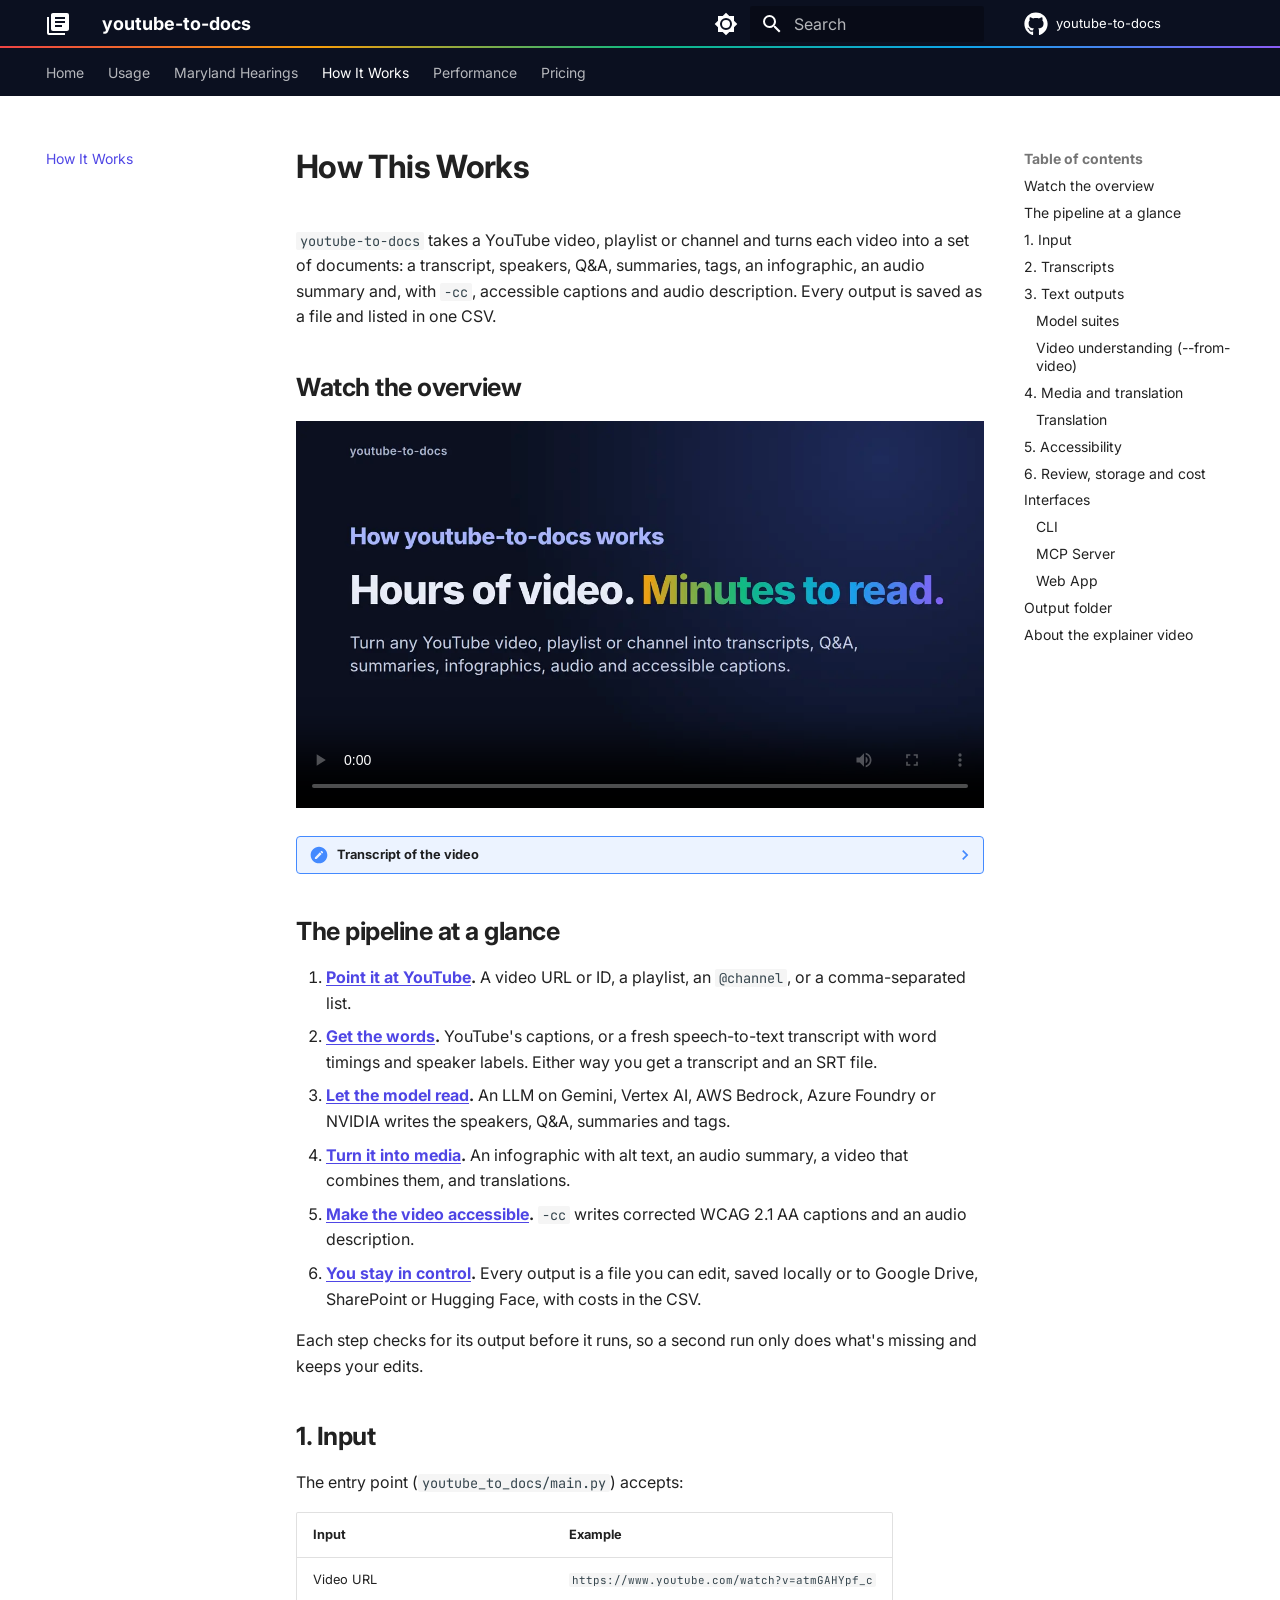
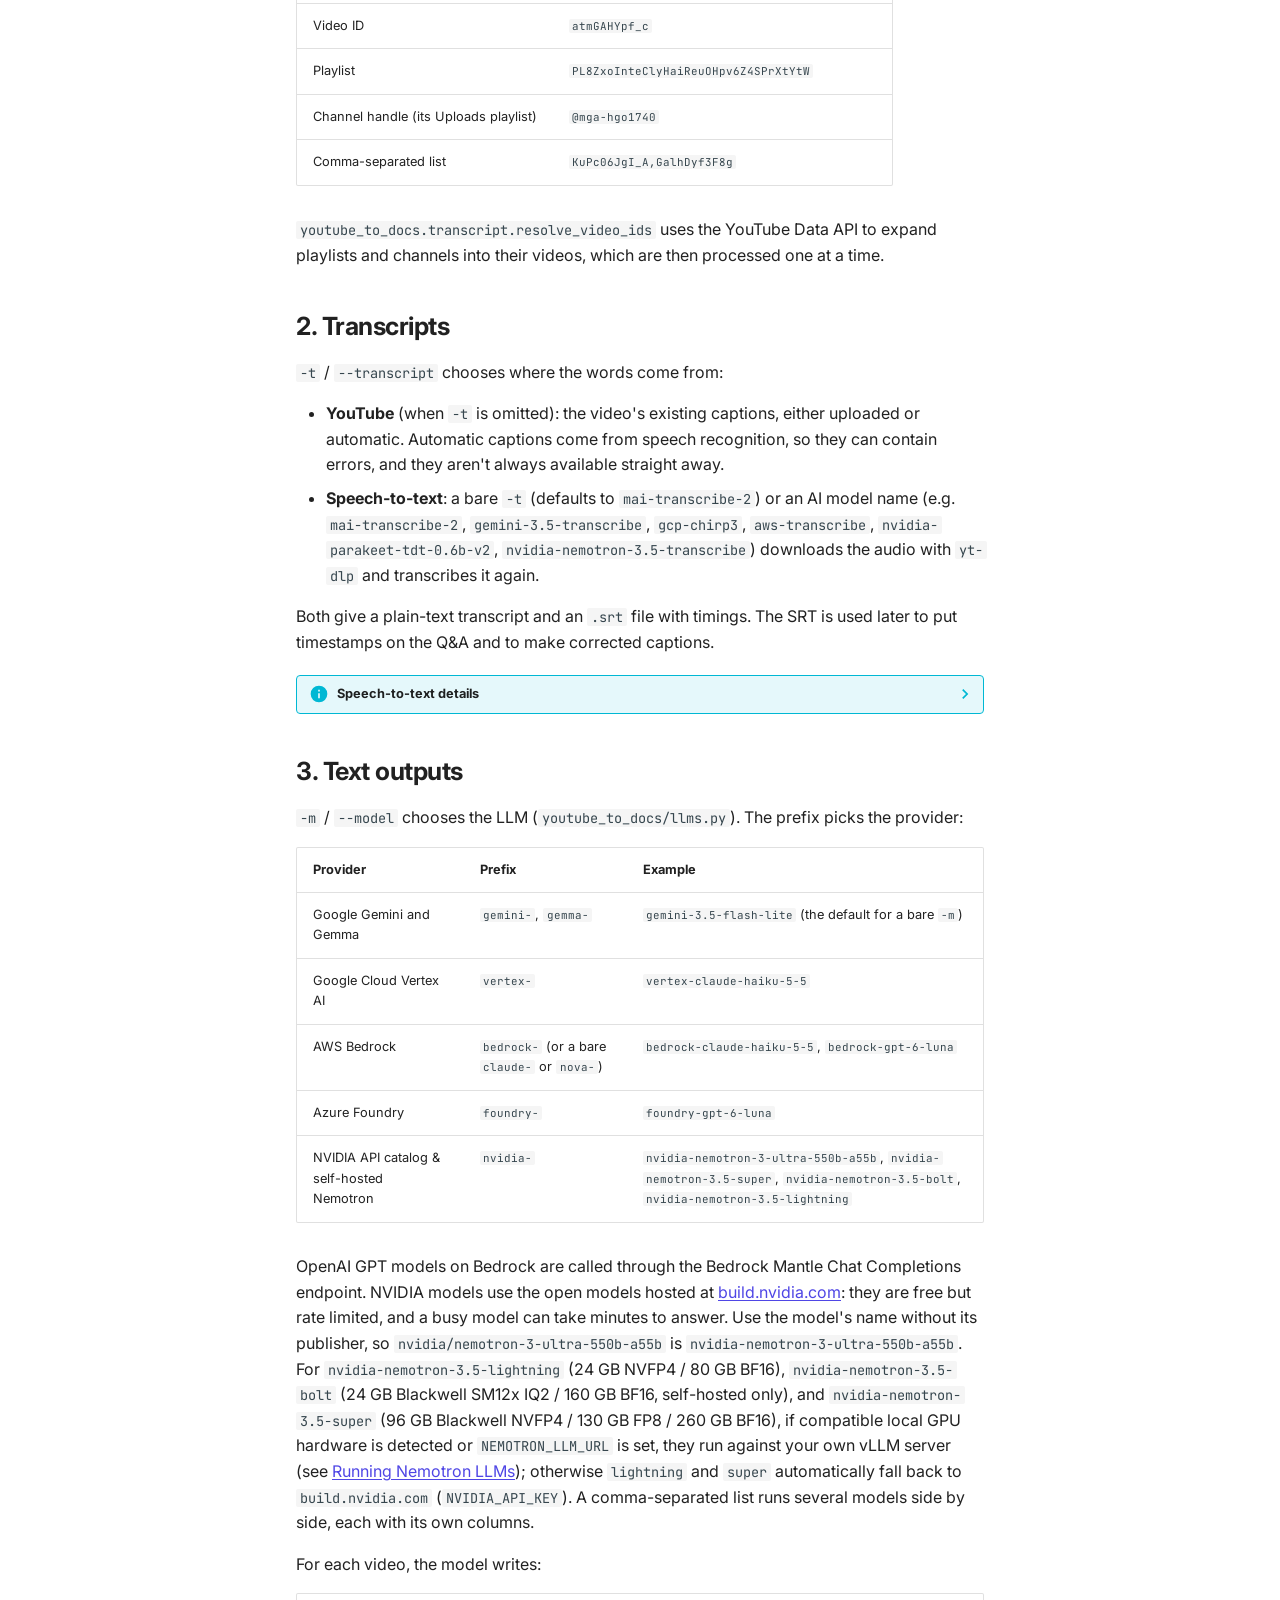
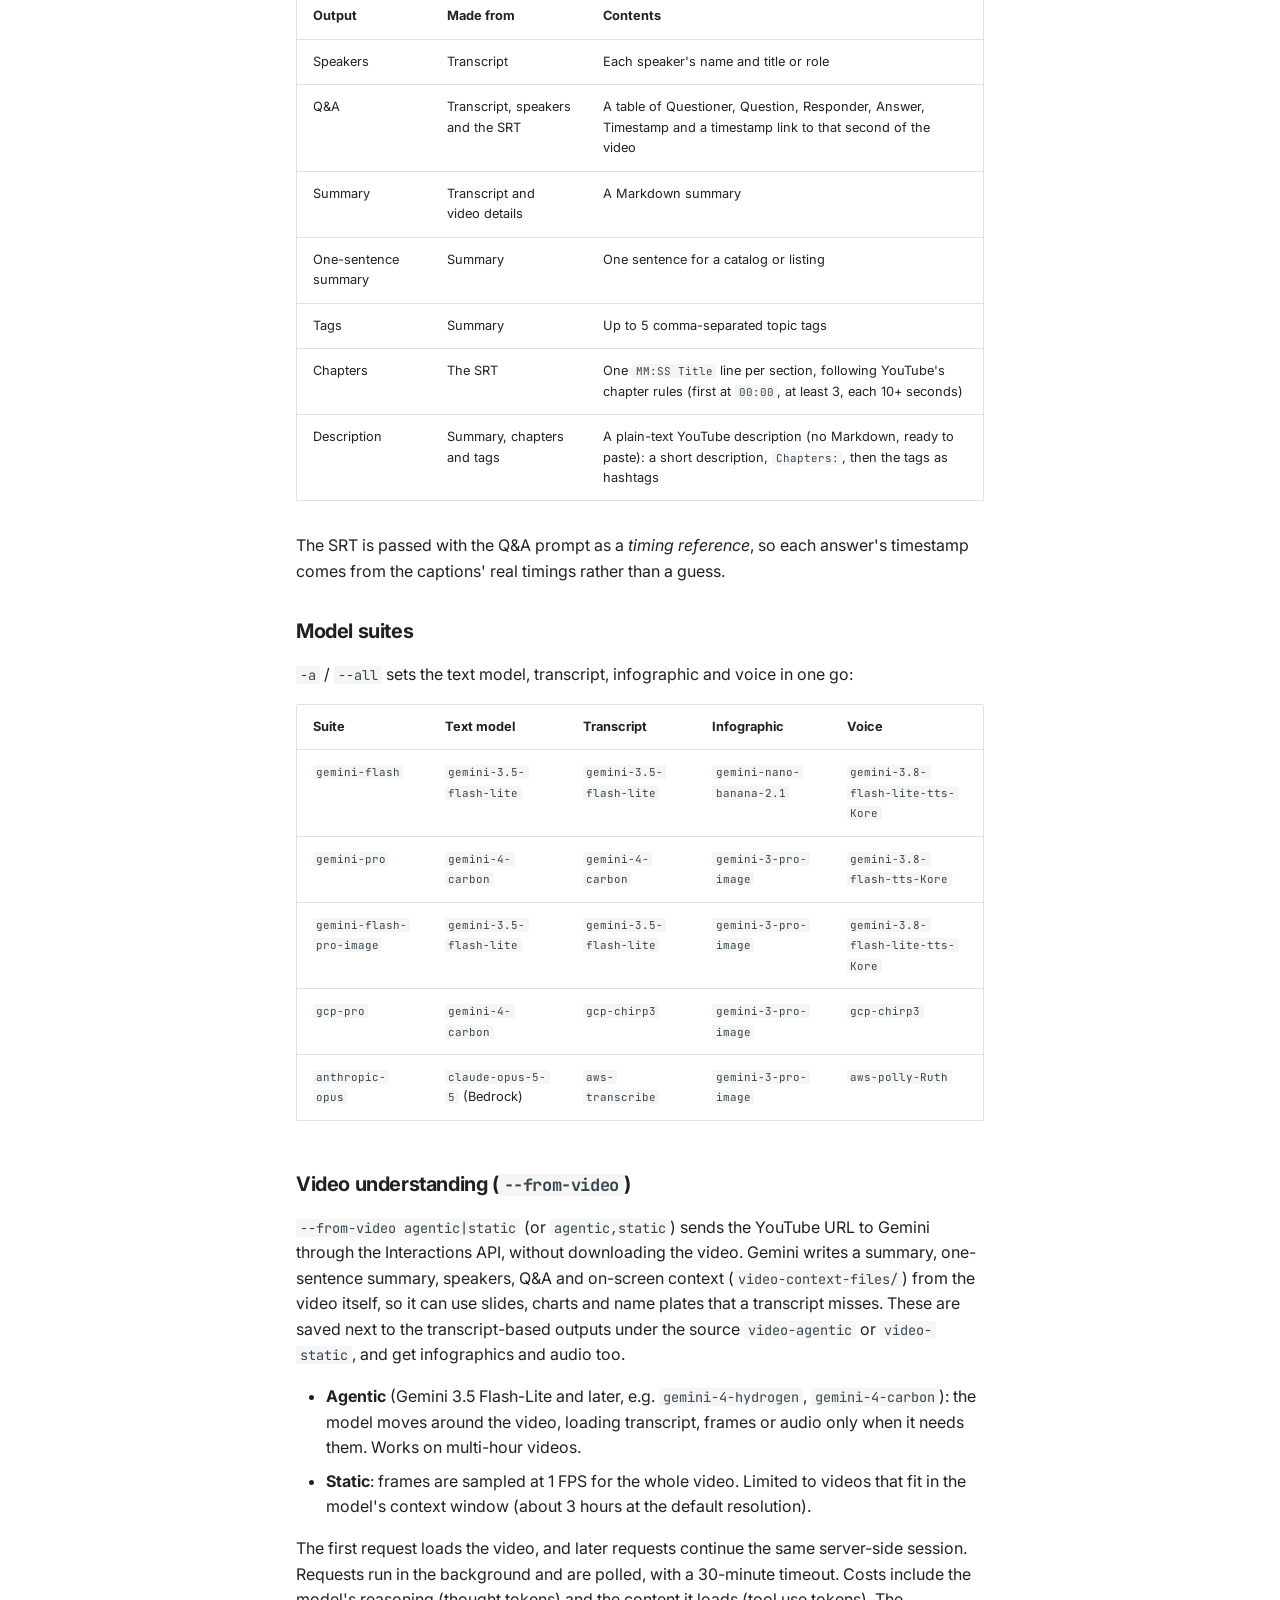
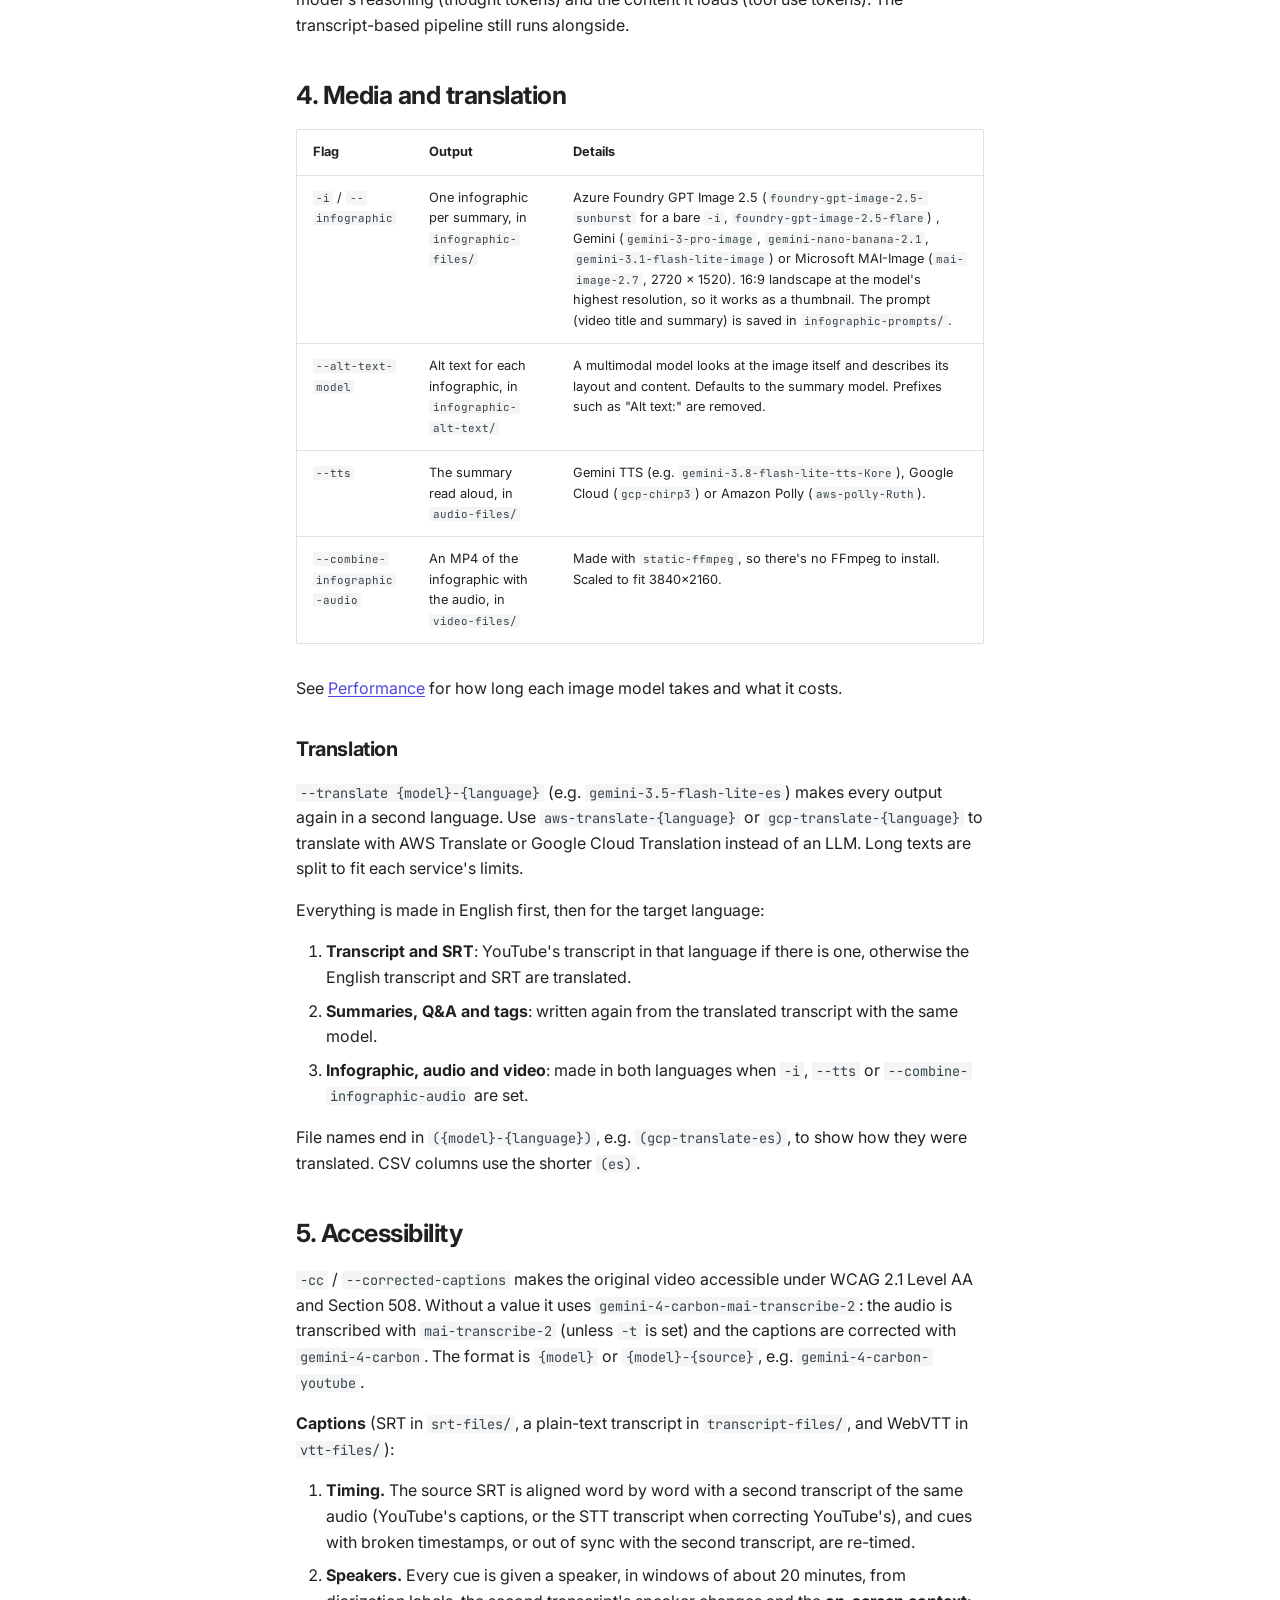
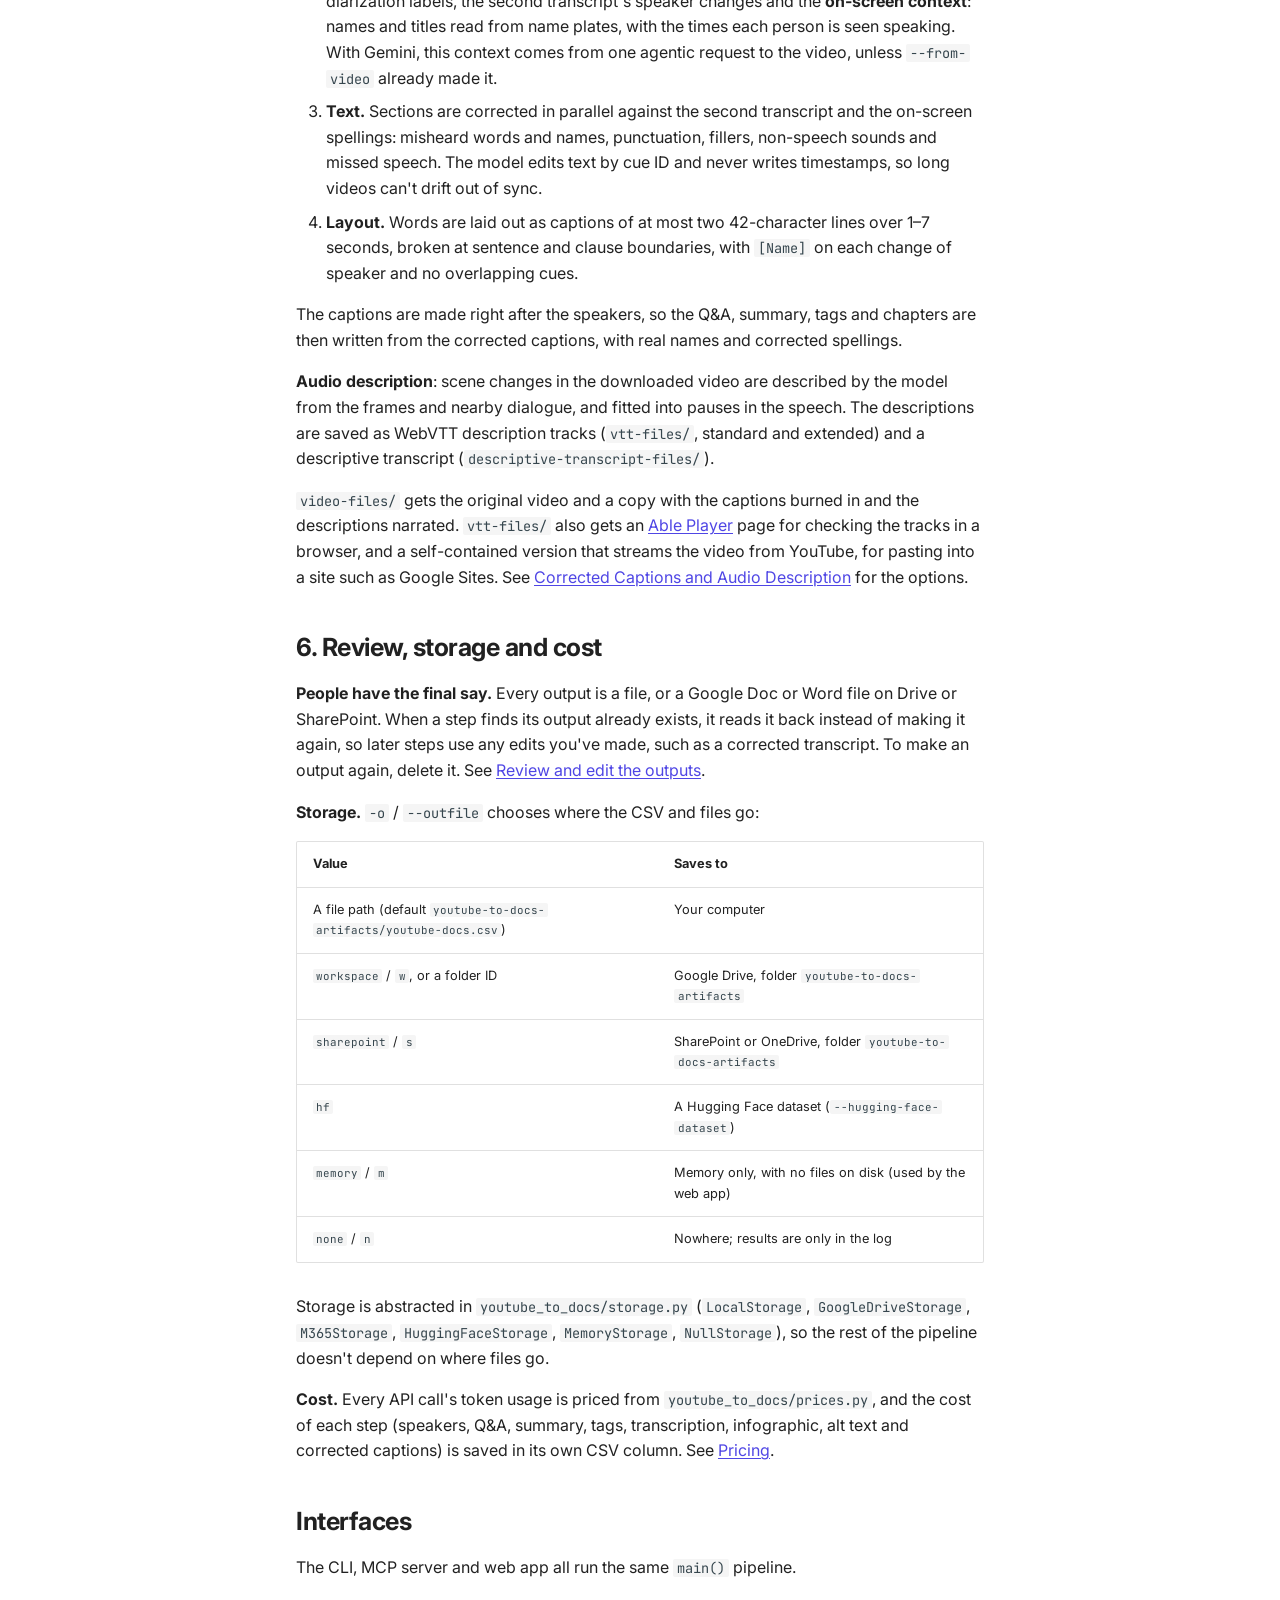
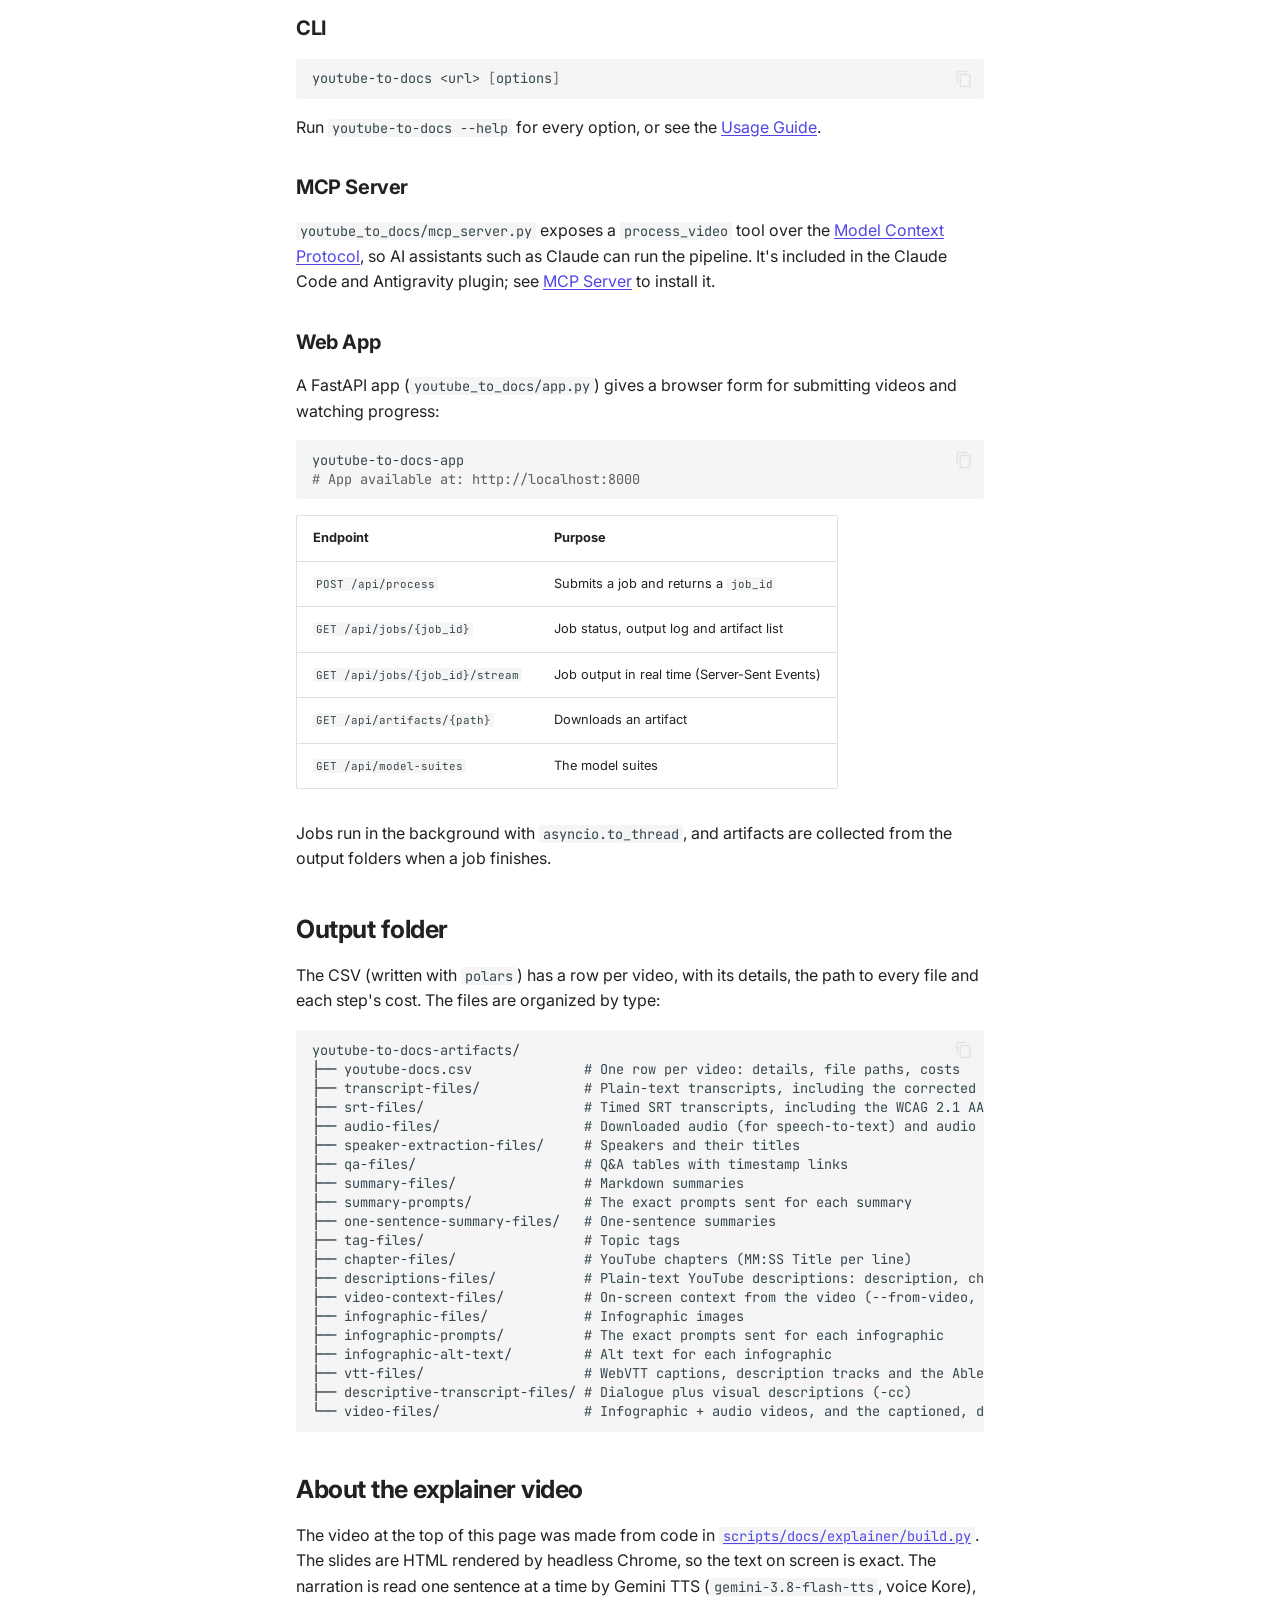
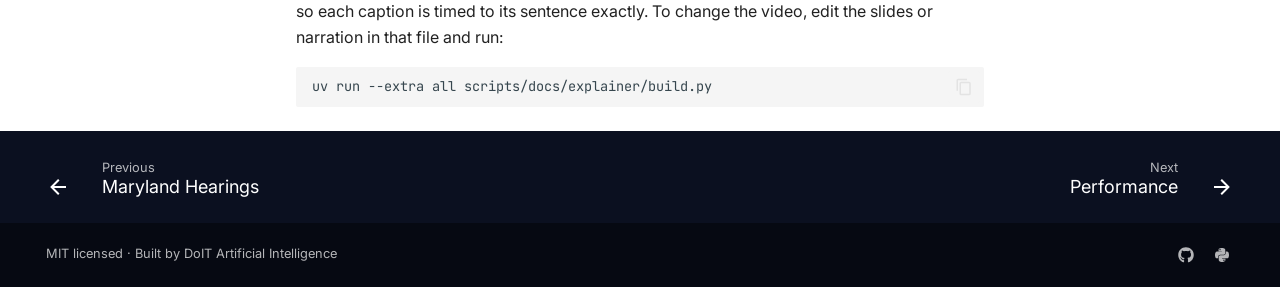
<file: how-this-works/index.html>
<!doctype html>
<html lang="en" class="no-js">
  <head>
    
      <meta charset="utf-8">
      <meta name="viewport" content="width=device-width,initial-scale=1">
      
        <meta name="description" content="Turn any YouTube video, playlist or channel into transcripts, summaries, Q&A, infographics, audio and WCAG 2.1 AA captions with one command.">
      
      
      
        <link rel="canonical" href="https://DoIT-Artificial-Intelligence.github.io/youtube-to-docs/how-this-works/">
      
      
        <link rel="prev" href="../maryland-hearings/">
      
      
        <link rel="next" href="../performance/">
      
      
        
      
      
      <link rel="icon" href="../assets/logo.png">
      <meta name="generator" content="mkdocs-1.6.1, mkdocs-material-9.7.7">
    
    
      
        <title>How It Works - youtube-to-docs</title>
      
    
    
      <link rel="stylesheet" href="../assets/stylesheets/main.ec1eaa64.min.css">
      
        
        <link rel="stylesheet" href="../assets/stylesheets/palette.ab4e12ef.min.css">
      
      


    
    
      
    
    
      
        
        
        <link rel="preconnect" href="https://fonts.gstatic.com" crossorigin>
        <link rel="stylesheet" href="https://fonts.googleapis.com/css?family=Inter:300,300i,400,400i,700,700i%7CJetBrains+Mono:400,400i,700,700i&display=fallback">
        <style>:root{--md-text-font:"Inter";--md-code-font:"JetBrains Mono"}</style>
      
    
    
      <link rel="stylesheet" href="../stylesheets/extra.css">
    
    <script>__md_scope=new URL("..",location),__md_hash=e=>[...e].reduce(((e,_)=>(e<<5)-e+_.charCodeAt(0)),0),__md_get=(e,_=localStorage,t=__md_scope)=>JSON.parse(_.getItem(t.pathname+"."+e)),__md_set=(e,_,t=localStorage,a=__md_scope)=>{try{t.setItem(a.pathname+"."+e,JSON.stringify(_))}catch(e){}}</script>
    
      

    
    
  </head>
  
  
    
    
      
    
    
    
    
    <body dir="ltr" data-md-color-scheme="default" data-md-color-primary="custom" data-md-color-accent="custom">
  
    
    <input class="md-toggle" data-md-toggle="drawer" type="checkbox" id="__drawer" autocomplete="off">
    <input class="md-toggle" data-md-toggle="search" type="checkbox" id="__search" autocomplete="off">
    <label class="md-overlay" for="__drawer"></label>
    <div data-md-component="skip">
      
        
        <a href="#how-this-works" class="md-skip">
          Skip to content
        </a>
      
    </div>
    <div data-md-component="announce">
      
    </div>
    
    
      

<header class="md-header" data-md-component="header">
  <nav class="md-header__inner md-grid" aria-label="Header">
    <a href=".." title="youtube-to-docs" class="md-header__button md-logo" aria-label="youtube-to-docs" data-md-component="logo">
      
  
  <svg xmlns="http://www.w3.org/2000/svg" viewBox="0 0 24 24"><path d="M16 15H9v-2h7m3-2H9V9h10m0-2H9V5h10m2-4H7c-1.11 0-2 .89-2 2v14a2 2 0 0 0 2 2h14c1.11 0 2-.89 2-2V3a2 2 0 0 0-2-2M3 5v16h16v2H3a2 2 0 0 1-2-2V5z"/></svg>

    </a>
    <label class="md-header__button md-icon" for="__drawer">
      
      <svg xmlns="http://www.w3.org/2000/svg" viewBox="0 0 24 24"><path d="M3 6h18v2H3zm0 5h18v2H3zm0 5h18v2H3z"/></svg>
    </label>
    <div class="md-header__title" data-md-component="header-title">
      <div class="md-header__ellipsis">
        <div class="md-header__topic">
          <span class="md-ellipsis">
            youtube-to-docs
          </span>
        </div>
        <div class="md-header__topic" data-md-component="header-topic">
          <span class="md-ellipsis">
            
              How It Works
            
          </span>
        </div>
      </div>
    </div>
    
      
        <form class="md-header__option" data-md-component="palette">
  
    
    
    
    <input class="md-option" data-md-color-media="(prefers-color-scheme: light)" data-md-color-scheme="default" data-md-color-primary="custom" data-md-color-accent="custom"  aria-label="Switch to dark mode"  type="radio" name="__palette" id="__palette_0">
    
      <label class="md-header__button md-icon" title="Switch to dark mode" for="__palette_1" hidden>
        <svg xmlns="http://www.w3.org/2000/svg" viewBox="0 0 24 24"><path d="M12 8a4 4 0 0 0-4 4 4 4 0 0 0 4 4 4 4 0 0 0 4-4 4 4 0 0 0-4-4m0 10a6 6 0 0 1-6-6 6 6 0 0 1 6-6 6 6 0 0 1 6 6 6 6 0 0 1-6 6m8-9.31V4h-4.69L12 .69 8.69 4H4v4.69L.69 12 4 15.31V20h4.69L12 23.31 15.31 20H20v-4.69L23.31 12z"/></svg>
      </label>
    
  
    
    
    
    <input class="md-option" data-md-color-media="(prefers-color-scheme: dark)" data-md-color-scheme="slate" data-md-color-primary="custom" data-md-color-accent="custom"  aria-label="Switch to light mode"  type="radio" name="__palette" id="__palette_1">
    
      <label class="md-header__button md-icon" title="Switch to light mode" for="__palette_0" hidden>
        <svg xmlns="http://www.w3.org/2000/svg" viewBox="0 0 24 24"><path d="M12 18c-.89 0-1.74-.2-2.5-.55C11.56 16.5 13 14.42 13 12s-1.44-4.5-3.5-5.45C10.26 6.2 11.11 6 12 6a6 6 0 0 1 6 6 6 6 0 0 1-6 6m8-9.31V4h-4.69L12 .69 8.69 4H4v4.69L.69 12 4 15.31V20h4.69L12 23.31 15.31 20H20v-4.69L23.31 12z"/></svg>
      </label>
    
  
</form>
      
    
    
      <script>var palette=__md_get("__palette");if(palette&&palette.color){if("(prefers-color-scheme)"===palette.color.media){var media=matchMedia("(prefers-color-scheme: light)"),input=document.querySelector(media.matches?"[data-md-color-media='(prefers-color-scheme: light)']":"[data-md-color-media='(prefers-color-scheme: dark)']");palette.color.media=input.getAttribute("data-md-color-media"),palette.color.scheme=input.getAttribute("data-md-color-scheme"),palette.color.primary=input.getAttribute("data-md-color-primary"),palette.color.accent=input.getAttribute("data-md-color-accent")}for(var[key,value]of Object.entries(palette.color))document.body.setAttribute("data-md-color-"+key,value)}</script>
    
    
    
      
      
        <label class="md-header__button md-icon" for="__search">
          
          <svg xmlns="http://www.w3.org/2000/svg" viewBox="0 0 24 24"><path d="M9.5 3A6.5 6.5 0 0 1 16 9.5c0 1.61-.59 3.09-1.56 4.23l.27.27h.79l5 5-1.5 1.5-5-5v-.79l-.27-.27A6.52 6.52 0 0 1 9.5 16 6.5 6.5 0 0 1 3 9.5 6.5 6.5 0 0 1 9.5 3m0 2C7 5 5 7 5 9.5S7 14 9.5 14 14 12 14 9.5 12 5 9.5 5"/></svg>
        </label>
        <div class="md-search" data-md-component="search" role="dialog">
  <label class="md-search__overlay" for="__search"></label>
  <div class="md-search__inner" role="search">
    <form class="md-search__form" name="search">
      <input type="text" class="md-search__input" name="query" aria-label="Search" placeholder="Search" autocapitalize="off" autocorrect="off" autocomplete="off" spellcheck="false" data-md-component="search-query" required>
      <label class="md-search__icon md-icon" for="__search">
        
        <svg xmlns="http://www.w3.org/2000/svg" viewBox="0 0 24 24"><path d="M9.5 3A6.5 6.5 0 0 1 16 9.5c0 1.61-.59 3.09-1.56 4.23l.27.27h.79l5 5-1.5 1.5-5-5v-.79l-.27-.27A6.52 6.52 0 0 1 9.5 16 6.5 6.5 0 0 1 3 9.5 6.5 6.5 0 0 1 9.5 3m0 2C7 5 5 7 5 9.5S7 14 9.5 14 14 12 14 9.5 12 5 9.5 5"/></svg>
        
        <svg xmlns="http://www.w3.org/2000/svg" viewBox="0 0 24 24"><path d="M20 11v2H8l5.5 5.5-1.42 1.42L4.16 12l7.92-7.92L13.5 5.5 8 11z"/></svg>
      </label>
      <nav class="md-search__options" aria-label="Search">
        
        <button type="reset" class="md-search__icon md-icon" title="Clear" aria-label="Clear" tabindex="-1">
          
          <svg xmlns="http://www.w3.org/2000/svg" viewBox="0 0 24 24"><path d="M19 6.41 17.59 5 12 10.59 6.41 5 5 6.41 10.59 12 5 17.59 6.41 19 12 13.41 17.59 19 19 17.59 13.41 12z"/></svg>
        </button>
      </nav>
      
    </form>
    <div class="md-search__output">
      <div class="md-search__scrollwrap" tabindex="0" data-md-scrollfix>
        <div class="md-search-result" data-md-component="search-result">
          <div class="md-search-result__meta">
            Initializing search
          </div>
          <ol class="md-search-result__list" role="presentation"></ol>
        </div>
      </div>
    </div>
  </div>
</div>
      
    
    
      <div class="md-header__source">
        <a href="https://github.com/DoIT-Artificial-Intelligence/youtube-to-docs" title="Go to repository" class="md-source" data-md-component="source">
  <div class="md-source__icon md-icon">
    
    <svg xmlns="http://www.w3.org/2000/svg" viewBox="0 0 512 512"><!--! Font Awesome Free 7.1.0 by @fontawesome - https://fontawesome.com License - https://fontawesome.com/license/free (Icons: CC BY 4.0, Fonts: SIL OFL 1.1, Code: MIT License) Copyright 2025 Fonticons, Inc.--><path d="M173.9 397.4c0 2-2.3 3.6-5.2 3.6-3.3.3-5.6-1.3-5.6-3.6 0-2 2.3-3.6 5.2-3.6 3-.3 5.6 1.3 5.6 3.6m-31.1-4.5c-.7 2 1.3 4.3 4.3 4.9 2.6 1 5.6 0 6.2-2s-1.3-4.3-4.3-5.2c-2.6-.7-5.5.3-6.2 2.3m44.2-1.7c-2.9.7-4.9 2.6-4.6 4.9.3 2 2.9 3.3 5.9 2.6 2.9-.7 4.9-2.6 4.6-4.6-.3-1.9-3-3.2-5.9-2.9M252.8 8C114.1 8 8 113.3 8 252c0 110.9 69.8 205.8 169.5 239.2 12.8 2.3 17.3-5.6 17.3-12.1 0-6.2-.3-40.4-.3-61.4 0 0-70 15-84.7-29.8 0 0-11.4-29.1-27.8-36.6 0 0-22.9-15.7 1.6-15.4 0 0 24.9 2 38.6 25.8 21.9 38.6 58.6 27.5 72.9 20.9 2.3-16 8.8-27.1 16-33.7-55.9-6.2-112.3-14.3-112.3-110.5 0-27.5 7.6-41.3 23.6-58.9-2.6-6.5-11.1-33.3 2.6-67.9 20.9-6.5 69 27 69 27 20-5.6 41.5-8.5 62.8-8.5s42.8 2.9 62.8 8.5c0 0 48.1-33.6 69-27 13.7 34.7 5.2 61.4 2.6 67.9 16 17.7 25.8 31.5 25.8 58.9 0 96.5-58.9 104.2-114.8 110.5 9.2 7.9 17 22.9 17 46.4 0 33.7-.3 75.4-.3 83.6 0 6.5 4.6 14.4 17.3 12.1C436.2 457.8 504 362.9 504 252 504 113.3 391.5 8 252.8 8M105.2 352.9c-1.3 1-1 3.3.7 5.2 1.6 1.6 3.9 2.3 5.2 1 1.3-1 1-3.3-.7-5.2-1.6-1.6-3.9-2.3-5.2-1m-10.8-8.1c-.7 1.3.3 2.9 2.3 3.9 1.6 1 3.6.7 4.3-.7.7-1.3-.3-2.9-2.3-3.9-2-.6-3.6-.3-4.3.7m32.4 35.6c-1.6 1.3-1 4.3 1.3 6.2 2.3 2.3 5.2 2.6 6.5 1 1.3-1.3.7-4.3-1.3-6.2-2.2-2.3-5.2-2.6-6.5-1m-11.4-14.7c-1.6 1-1.6 3.6 0 5.9s4.3 3.3 5.6 2.3c1.6-1.3 1.6-3.9 0-6.2-1.4-2.3-4-3.3-5.6-2"/></svg>
  </div>
  <div class="md-source__repository">
    youtube-to-docs
  </div>
</a>
      </div>
    
  </nav>
  
</header>
    
    <div class="md-container" data-md-component="container">
      
      
        
          
            
<nav class="md-tabs" aria-label="Tabs" data-md-component="tabs">
  <div class="md-grid">
    <ul class="md-tabs__list">
      
        
  
  
  
  
    <li class="md-tabs__item">
      <a href=".." class="md-tabs__link">
        
  
  
    
  
  Home

      </a>
    </li>
  

      
        
  
  
  
  
    <li class="md-tabs__item">
      <a href="../usage/" class="md-tabs__link">
        
  
  
    
  
  Usage

      </a>
    </li>
  

      
        
  
  
  
  
    <li class="md-tabs__item">
      <a href="../maryland-hearings/" class="md-tabs__link">
        
  
  
    
  
  Maryland Hearings

      </a>
    </li>
  

      
        
  
  
  
    
  
  
    <li class="md-tabs__item md-tabs__item--active">
      <a href="./" class="md-tabs__link">
        
  
  
    
  
  How It Works

      </a>
    </li>
  

      
        
  
  
  
  
    <li class="md-tabs__item">
      <a href="../performance/" class="md-tabs__link">
        
  
  
    
  
  Performance

      </a>
    </li>
  

      
        
  
  
  
  
    <li class="md-tabs__item">
      <a href="../pricing/" class="md-tabs__link">
        
  
  
    
  
  Pricing

      </a>
    </li>
  

      
    </ul>
  </div>
</nav>
          
        
      
      <main class="md-main" data-md-component="main">
        <div class="md-main__inner md-grid">
          
            
              
              <div class="md-sidebar md-sidebar--primary" data-md-component="sidebar" data-md-type="navigation" >
                <div class="md-sidebar__scrollwrap">
                  <div class="md-sidebar__inner">
                    


  


<nav class="md-nav md-nav--primary md-nav--lifted" aria-label="Navigation" data-md-level="0">
  <label class="md-nav__title" for="__drawer">
    <a href=".." title="youtube-to-docs" class="md-nav__button md-logo" aria-label="youtube-to-docs" data-md-component="logo">
      
  
  <svg xmlns="http://www.w3.org/2000/svg" viewBox="0 0 24 24"><path d="M16 15H9v-2h7m3-2H9V9h10m0-2H9V5h10m2-4H7c-1.11 0-2 .89-2 2v14a2 2 0 0 0 2 2h14c1.11 0 2-.89 2-2V3a2 2 0 0 0-2-2M3 5v16h16v2H3a2 2 0 0 1-2-2V5z"/></svg>

    </a>
    youtube-to-docs
  </label>
  
    <div class="md-nav__source">
      <a href="https://github.com/DoIT-Artificial-Intelligence/youtube-to-docs" title="Go to repository" class="md-source" data-md-component="source">
  <div class="md-source__icon md-icon">
    
    <svg xmlns="http://www.w3.org/2000/svg" viewBox="0 0 512 512"><!--! Font Awesome Free 7.1.0 by @fontawesome - https://fontawesome.com License - https://fontawesome.com/license/free (Icons: CC BY 4.0, Fonts: SIL OFL 1.1, Code: MIT License) Copyright 2025 Fonticons, Inc.--><path d="M173.9 397.4c0 2-2.3 3.6-5.2 3.6-3.3.3-5.6-1.3-5.6-3.6 0-2 2.3-3.6 5.2-3.6 3-.3 5.6 1.3 5.6 3.6m-31.1-4.5c-.7 2 1.3 4.3 4.3 4.9 2.6 1 5.6 0 6.2-2s-1.3-4.3-4.3-5.2c-2.6-.7-5.5.3-6.2 2.3m44.2-1.7c-2.9.7-4.9 2.6-4.6 4.9.3 2 2.9 3.3 5.9 2.6 2.9-.7 4.9-2.6 4.6-4.6-.3-1.9-3-3.2-5.9-2.9M252.8 8C114.1 8 8 113.3 8 252c0 110.9 69.8 205.8 169.5 239.2 12.8 2.3 17.3-5.6 17.3-12.1 0-6.2-.3-40.4-.3-61.4 0 0-70 15-84.7-29.8 0 0-11.4-29.1-27.8-36.6 0 0-22.9-15.7 1.6-15.4 0 0 24.9 2 38.6 25.8 21.9 38.6 58.6 27.5 72.9 20.9 2.3-16 8.8-27.1 16-33.7-55.9-6.2-112.3-14.3-112.3-110.5 0-27.5 7.6-41.3 23.6-58.9-2.6-6.5-11.1-33.3 2.6-67.9 20.9-6.5 69 27 69 27 20-5.6 41.5-8.5 62.8-8.5s42.8 2.9 62.8 8.5c0 0 48.1-33.6 69-27 13.7 34.7 5.2 61.4 2.6 67.9 16 17.7 25.8 31.5 25.8 58.9 0 96.5-58.9 104.2-114.8 110.5 9.2 7.9 17 22.9 17 46.4 0 33.7-.3 75.4-.3 83.6 0 6.5 4.6 14.4 17.3 12.1C436.2 457.8 504 362.9 504 252 504 113.3 391.5 8 252.8 8M105.2 352.9c-1.3 1-1 3.3.7 5.2 1.6 1.6 3.9 2.3 5.2 1 1.3-1 1-3.3-.7-5.2-1.6-1.6-3.9-2.3-5.2-1m-10.8-8.1c-.7 1.3.3 2.9 2.3 3.9 1.6 1 3.6.7 4.3-.7.7-1.3-.3-2.9-2.3-3.9-2-.6-3.6-.3-4.3.7m32.4 35.6c-1.6 1.3-1 4.3 1.3 6.2 2.3 2.3 5.2 2.6 6.5 1 1.3-1.3.7-4.3-1.3-6.2-2.2-2.3-5.2-2.6-6.5-1m-11.4-14.7c-1.6 1-1.6 3.6 0 5.9s4.3 3.3 5.6 2.3c1.6-1.3 1.6-3.9 0-6.2-1.4-2.3-4-3.3-5.6-2"/></svg>
  </div>
  <div class="md-source__repository">
    youtube-to-docs
  </div>
</a>
    </div>
  
  <ul class="md-nav__list" data-md-scrollfix>
    
      
      
  
  
  
  
    <li class="md-nav__item">
      <a href=".." class="md-nav__link">
        
  
  
  <span class="md-ellipsis">
    
  
    Home
  

    
  </span>
  
  

      </a>
    </li>
  

    
      
      
  
  
  
  
    <li class="md-nav__item">
      <a href="../usage/" class="md-nav__link">
        
  
  
  <span class="md-ellipsis">
    
  
    Usage
  

    
  </span>
  
  

      </a>
    </li>
  

    
      
      
  
  
  
  
    <li class="md-nav__item">
      <a href="../maryland-hearings/" class="md-nav__link">
        
  
  
  <span class="md-ellipsis">
    
  
    Maryland Hearings
  

    
  </span>
  
  

      </a>
    </li>
  

    
      
      
  
  
    
  
  
  
    <li class="md-nav__item md-nav__item--active">
      
      <input class="md-nav__toggle md-toggle" type="checkbox" id="__toc">
      
      
        
      
      
        <label class="md-nav__link md-nav__link--active" for="__toc">
          
  
  
  <span class="md-ellipsis">
    
  
    How It Works
  

    
  </span>
  
  

          <span class="md-nav__icon md-icon"></span>
        </label>
      
      <a href="./" class="md-nav__link md-nav__link--active">
        
  
  
  <span class="md-ellipsis">
    
  
    How It Works
  

    
  </span>
  
  

      </a>
      
        

<nav class="md-nav md-nav--secondary" aria-label="Table of contents">
  
  
  
    
  
  
    <label class="md-nav__title" for="__toc">
      <span class="md-nav__icon md-icon"></span>
      Table of contents
    </label>
    <ul class="md-nav__list" data-md-component="toc" data-md-scrollfix>
      
        <li class="md-nav__item">
  <a href="#watch-the-overview" class="md-nav__link">
    <span class="md-ellipsis">
      
        Watch the overview
      
    </span>
  </a>
  
</li>
      
        <li class="md-nav__item">
  <a href="#the-pipeline-at-a-glance" class="md-nav__link">
    <span class="md-ellipsis">
      
        The pipeline at a glance
      
    </span>
  </a>
  
</li>
      
        <li class="md-nav__item">
  <a href="#1-input" class="md-nav__link">
    <span class="md-ellipsis">
      
        1. Input
      
    </span>
  </a>
  
</li>
      
        <li class="md-nav__item">
  <a href="#2-transcripts" class="md-nav__link">
    <span class="md-ellipsis">
      
        2. Transcripts
      
    </span>
  </a>
  
</li>
      
        <li class="md-nav__item">
  <a href="#3-text-outputs" class="md-nav__link">
    <span class="md-ellipsis">
      
        3. Text outputs
      
    </span>
  </a>
  
    <nav class="md-nav" aria-label="3. Text outputs">
      <ul class="md-nav__list">
        
          <li class="md-nav__item">
  <a href="#model-suites" class="md-nav__link">
    <span class="md-ellipsis">
      
        Model suites
      
    </span>
  </a>
  
</li>
        
          <li class="md-nav__item">
  <a href="#video-understanding-from-video" class="md-nav__link">
    <span class="md-ellipsis">
      
        Video understanding (--from-video)
      
    </span>
  </a>
  
</li>
        
      </ul>
    </nav>
  
</li>
      
        <li class="md-nav__item">
  <a href="#4-media-and-translation" class="md-nav__link">
    <span class="md-ellipsis">
      
        4. Media and translation
      
    </span>
  </a>
  
    <nav class="md-nav" aria-label="4. Media and translation">
      <ul class="md-nav__list">
        
          <li class="md-nav__item">
  <a href="#translation" class="md-nav__link">
    <span class="md-ellipsis">
      
        Translation
      
    </span>
  </a>
  
</li>
        
      </ul>
    </nav>
  
</li>
      
        <li class="md-nav__item">
  <a href="#5-accessibility" class="md-nav__link">
    <span class="md-ellipsis">
      
        5. Accessibility
      
    </span>
  </a>
  
</li>
      
        <li class="md-nav__item">
  <a href="#6-review-storage-and-cost" class="md-nav__link">
    <span class="md-ellipsis">
      
        6. Review, storage and cost
      
    </span>
  </a>
  
</li>
      
        <li class="md-nav__item">
  <a href="#interfaces" class="md-nav__link">
    <span class="md-ellipsis">
      
        Interfaces
      
    </span>
  </a>
  
    <nav class="md-nav" aria-label="Interfaces">
      <ul class="md-nav__list">
        
          <li class="md-nav__item">
  <a href="#cli" class="md-nav__link">
    <span class="md-ellipsis">
      
        CLI
      
    </span>
  </a>
  
</li>
        
          <li class="md-nav__item">
  <a href="#mcp-server" class="md-nav__link">
    <span class="md-ellipsis">
      
        MCP Server
      
    </span>
  </a>
  
</li>
        
          <li class="md-nav__item">
  <a href="#web-app" class="md-nav__link">
    <span class="md-ellipsis">
      
        Web App
      
    </span>
  </a>
  
</li>
        
      </ul>
    </nav>
  
</li>
      
        <li class="md-nav__item">
  <a href="#output-folder" class="md-nav__link">
    <span class="md-ellipsis">
      
        Output folder
      
    </span>
  </a>
  
</li>
      
        <li class="md-nav__item">
  <a href="#about-the-explainer-video" class="md-nav__link">
    <span class="md-ellipsis">
      
        About the explainer video
      
    </span>
  </a>
  
</li>
      
    </ul>
  
</nav>
      
    </li>
  

    
      
      
  
  
  
  
    <li class="md-nav__item">
      <a href="../performance/" class="md-nav__link">
        
  
  
  <span class="md-ellipsis">
    
  
    Performance
  

    
  </span>
  
  

      </a>
    </li>
  

    
      
      
  
  
  
  
    <li class="md-nav__item">
      <a href="../pricing/" class="md-nav__link">
        
  
  
  <span class="md-ellipsis">
    
  
    Pricing
  

    
  </span>
  
  

      </a>
    </li>
  

    
  </ul>
</nav>
                  </div>
                </div>
              </div>
            
            
              
              <div class="md-sidebar md-sidebar--secondary" data-md-component="sidebar" data-md-type="toc" >
                <div class="md-sidebar__scrollwrap">
                  <div class="md-sidebar__inner">
                    

<nav class="md-nav md-nav--secondary" aria-label="Table of contents">
  
  
  
    
  
  
    <label class="md-nav__title" for="__toc">
      <span class="md-nav__icon md-icon"></span>
      Table of contents
    </label>
    <ul class="md-nav__list" data-md-component="toc" data-md-scrollfix>
      
        <li class="md-nav__item">
  <a href="#watch-the-overview" class="md-nav__link">
    <span class="md-ellipsis">
      
        Watch the overview
      
    </span>
  </a>
  
</li>
      
        <li class="md-nav__item">
  <a href="#the-pipeline-at-a-glance" class="md-nav__link">
    <span class="md-ellipsis">
      
        The pipeline at a glance
      
    </span>
  </a>
  
</li>
      
        <li class="md-nav__item">
  <a href="#1-input" class="md-nav__link">
    <span class="md-ellipsis">
      
        1. Input
      
    </span>
  </a>
  
</li>
      
        <li class="md-nav__item">
  <a href="#2-transcripts" class="md-nav__link">
    <span class="md-ellipsis">
      
        2. Transcripts
      
    </span>
  </a>
  
</li>
      
        <li class="md-nav__item">
  <a href="#3-text-outputs" class="md-nav__link">
    <span class="md-ellipsis">
      
        3. Text outputs
      
    </span>
  </a>
  
    <nav class="md-nav" aria-label="3. Text outputs">
      <ul class="md-nav__list">
        
          <li class="md-nav__item">
  <a href="#model-suites" class="md-nav__link">
    <span class="md-ellipsis">
      
        Model suites
      
    </span>
  </a>
  
</li>
        
          <li class="md-nav__item">
  <a href="#video-understanding-from-video" class="md-nav__link">
    <span class="md-ellipsis">
      
        Video understanding (--from-video)
      
    </span>
  </a>
  
</li>
        
      </ul>
    </nav>
  
</li>
      
        <li class="md-nav__item">
  <a href="#4-media-and-translation" class="md-nav__link">
    <span class="md-ellipsis">
      
        4. Media and translation
      
    </span>
  </a>
  
    <nav class="md-nav" aria-label="4. Media and translation">
      <ul class="md-nav__list">
        
          <li class="md-nav__item">
  <a href="#translation" class="md-nav__link">
    <span class="md-ellipsis">
      
        Translation
      
    </span>
  </a>
  
</li>
        
      </ul>
    </nav>
  
</li>
      
        <li class="md-nav__item">
  <a href="#5-accessibility" class="md-nav__link">
    <span class="md-ellipsis">
      
        5. Accessibility
      
    </span>
  </a>
  
</li>
      
        <li class="md-nav__item">
  <a href="#6-review-storage-and-cost" class="md-nav__link">
    <span class="md-ellipsis">
      
        6. Review, storage and cost
      
    </span>
  </a>
  
</li>
      
        <li class="md-nav__item">
  <a href="#interfaces" class="md-nav__link">
    <span class="md-ellipsis">
      
        Interfaces
      
    </span>
  </a>
  
    <nav class="md-nav" aria-label="Interfaces">
      <ul class="md-nav__list">
        
          <li class="md-nav__item">
  <a href="#cli" class="md-nav__link">
    <span class="md-ellipsis">
      
        CLI
      
    </span>
  </a>
  
</li>
        
          <li class="md-nav__item">
  <a href="#mcp-server" class="md-nav__link">
    <span class="md-ellipsis">
      
        MCP Server
      
    </span>
  </a>
  
</li>
        
          <li class="md-nav__item">
  <a href="#web-app" class="md-nav__link">
    <span class="md-ellipsis">
      
        Web App
      
    </span>
  </a>
  
</li>
        
      </ul>
    </nav>
  
</li>
      
        <li class="md-nav__item">
  <a href="#output-folder" class="md-nav__link">
    <span class="md-ellipsis">
      
        Output folder
      
    </span>
  </a>
  
</li>
      
        <li class="md-nav__item">
  <a href="#about-the-explainer-video" class="md-nav__link">
    <span class="md-ellipsis">
      
        About the explainer video
      
    </span>
  </a>
  
</li>
      
    </ul>
  
</nav>
                  </div>
                </div>
              </div>
            
          
          
            <div class="md-content" data-md-component="content">
              
              <article class="md-content__inner md-typeset">
                
                  


  
  


<h1 id="how-this-works">How This Works</h1>
<p><code>youtube-to-docs</code> takes a YouTube video, playlist or channel and turns each video into a set of documents: a transcript, speakers, Q&amp;A, summaries, tags, an infographic, an audio summary and, with <code>-cc</code>, accessible captions and audio description. Every output is saved as a file and listed in one CSV.</p>
<h2 id="watch-the-overview">Watch the overview</h2>
<video controls preload="metadata" poster="../assets/explainer/poster.webp" width="100%">
  <source src="../assets/explainer/explainer.mp4" type="video/mp4">
  <track kind="captions" src="../assets/explainer/captions.vtt" srclang="en" label="English" default>
  Your browser can't play this video. <a href="../assets/explainer/explainer.mp4">Download the explainer video (MP4)</a>.
</video>

<details class="note">
<summary>Transcript of the video</summary>
<p><strong>How youtube-to-docs works</strong></p>
<p>youtube-to-docs turns videos into documents to search, share and hear. Here's how it works, in six steps.</p>
<p><strong>1. Point it at YouTube</strong></p>
<p>Start with a video link, a video ID, a playlist or a whole channel. Playlists and channels are expanded, and each video runs in turn.</p>
<p><strong>2. Get the words</strong></p>
<p>Next, it gets the words. By default, it uses YouTube's own captions. Or it transcribes the audio again with Gemini, Google Cloud or AWS. That gives real word timings and speaker labels. Either way, you get a transcript and a timed SRT file.</p>
<p><strong>3. Let the model read</strong></p>
<p>Then a language model of your choice reads the transcript. It can run on Gemini, Vertex AI, AWS Bedrock or Azure Foundry. It names the speakers and their titles. It pairs each question with its answer and a timestamp link. It writes a summary, a one-sentence summary and topic tags. Gemini can also watch the video, to read slides and name plates.</p>
<p><strong>4. Turn it into media</strong></p>
<p>From the summary, it can draw an infographic. Another model looks at the image and writes its alt text. It can read the summary aloud, and combine both into a video. And it can make everything again in a second language.</p>
<p><strong>5. Make the video accessible</strong></p>
<p>Add the -cc flag to make the original video accessible. Captions are corrected, and each speaker is named. They meet WCAG 2.1 Level AA and Section 508. Slides and on-screen text are described for blind viewers.</p>
<p><strong>6. You stay in control</strong></p>
<p>Every output is a file that you can review and edit. Run it again, and the later steps use your edits. A CSV lists every file and what each step cost. Save it all to your computer, Google Drive, SharePoint or Hugging Face.</p>
<p><strong>Get started</strong></p>
<p>Run it from the command line, the web app, or as a plugin for your AI assistant. One command takes you from a link to a full set of documents.</p>
</details>
<h2 id="the-pipeline-at-a-glance">The pipeline at a glance</h2>
<ol>
<li><strong><a href="#1-input">Point it at YouTube</a>.</strong> A video URL or ID, a playlist, an <code>@channel</code>, or a comma-separated list.</li>
<li><strong><a href="#2-transcripts">Get the words</a>.</strong> YouTube's captions, or a fresh speech-to-text transcript with word timings and speaker labels. Either way you get a transcript and an SRT file.</li>
<li><strong><a href="#3-text-outputs">Let the model read</a>.</strong> An LLM on Gemini, Vertex AI, AWS Bedrock, Azure Foundry or NVIDIA writes the speakers, Q&amp;A, summaries and tags.</li>
<li><strong><a href="#4-media-and-translation">Turn it into media</a>.</strong> An infographic with alt text, an audio summary, a video that combines them, and translations.</li>
<li><strong><a href="#5-accessibility">Make the video accessible</a>.</strong> <code>-cc</code> writes corrected WCAG 2.1 AA captions and an audio description.</li>
<li><strong><a href="#6-review-storage-and-cost">You stay in control</a>.</strong> Every output is a file you can edit, saved locally or to Google Drive, SharePoint or Hugging Face, with costs in the CSV.</li>
</ol>
<p>Each step checks for its output before it runs, so a second run only does what's missing and keeps your edits.</p>
<h2 id="1-input">1. Input</h2>
<p>The entry point (<code>youtube_to_docs/main.py</code>) accepts:</p>
<table>
<thead>
<tr>
<th style="text-align: left;">Input</th>
<th style="text-align: left;">Example</th>
</tr>
</thead>
<tbody>
<tr>
<td style="text-align: left;">Video URL</td>
<td style="text-align: left;"><code>https://www.youtube.com/watch?v=atmGAHYpf_c</code></td>
</tr>
<tr>
<td style="text-align: left;">Video ID</td>
<td style="text-align: left;"><code>atmGAHYpf_c</code></td>
</tr>
<tr>
<td style="text-align: left;">Playlist</td>
<td style="text-align: left;"><code>PL8ZxoInteClyHaiReuOHpv6Z4SPrXtYtW</code></td>
</tr>
<tr>
<td style="text-align: left;">Channel handle (its Uploads playlist)</td>
<td style="text-align: left;"><code>@mga-hgo1740</code></td>
</tr>
<tr>
<td style="text-align: left;">Comma-separated list</td>
<td style="text-align: left;"><code>KuPc06JgI_A,GalhDyf3F8g</code></td>
</tr>
</tbody>
</table>
<p><code>youtube_to_docs.transcript.resolve_video_ids</code> uses the YouTube Data API to expand playlists and channels into their videos, which are then processed one at a time.</p>
<h2 id="2-transcripts">2. Transcripts</h2>
<p><code>-t</code> / <code>--transcript</code> chooses where the words come from:</p>
<ul>
<li><strong>YouTube</strong> (when <code>-t</code> is omitted): the video's existing captions, either uploaded or automatic. Automatic captions come from speech recognition, so they can contain errors, and they aren't always available straight away.</li>
<li><strong>Speech-to-text</strong>: a bare <code>-t</code> (defaults to <code>mai-transcribe-2</code>) or an AI model name (e.g. <code>mai-transcribe-2</code>, <code>gemini-3.5-transcribe</code>, <code>gcp-chirp3</code>, <code>aws-transcribe</code>, <code>nvidia-parakeet-tdt-0.6b-v2</code>, <code>nvidia-nemotron-3.5-transcribe</code>) downloads the audio with <code>yt-dlp</code> and transcribes it again.</li>
</ul>
<p>Both give a plain-text transcript and an <code>.srt</code> file with timings. The SRT is used later to put timestamps on the Q&amp;A and to make corrected captions.</p>
<details class="info">
<summary>Speech-to-text details</summary>
<ul>
<li><code>gemini-3.5-transcribe</code> is Google's dedicated speech-to-text model. It's called with a transcription config that asks for word timestamps and speaker diarization, so the SRT is built from real word offsets rather than times the model guessed, with <code>[Speaker N]</code> labels on speaker changes. Audio over 15 MB is uploaded with the Gemini Files API and deleted afterwards. The API reports audio input tokens but not transcript output tokens, so the STT cost column covers the input side only.</li>
<li>Other Gemini models (e.g. <code>gemini-3.5-flash-lite</code>) can be prompted to transcribe too.</li>
<li><code>gcp-</code> models (Cloud Speech-to-Text V2) need <code>GOOGLE_CLOUD_PROJECT</code>; <code>YTD_GCS_BUCKET_NAME</code> is recommended.</li>
<li><code>aws-transcribe</code> needs <code>YTD_S3_BUCKET_NAME</code>.</li>
<li><code>nvidia-parakeet-tdt-0.6b-v2</code> is NVIDIA's open Parakeet model, hosted free at <a href="https://build.nvidia.com/nvidia/parakeet-tdt-0_6b-v2">build.nvidia.com</a>. It needs <code>NVIDIA_API_KEY</code> and the <code>nvidia</code> extra. It's English only and fast: the audio is sent in one request, with no bucket, and the SRT is built from word timestamps. It doesn't label speakers.</li>
<li><code>nvidia-nemotron-3.5-transcribe</code> is NVIDIA's open Nemotron 3.5 Transcribe model. NVIDIA doesn't host it, so it runs on your own GPU (80 GB for full precision) behind a vLLM server: see <a href="../scripts/nemotron_transcribe/README.md">Running Nemotron 3.5 Transcribe</a>. It gives word timestamps and <code>[Speaker N]</code> labels in 40 languages. Before downloading anything, it checks the GPU, unless <code>NEMOTRON_TRANSCRIBE_URL</code> points at a server elsewhere, and that the server is up.</li>
<li><code>mai-transcribe-2</code> is Microsoft's MAI-Transcribe model on the Azure Speech fast transcription API. It needs <code>AZURE_TRANSCRIPTION_ENDPOINT</code> and <code>AZURE_TRANSCRIPTION_API_KEY</code>. Like <code>gemini-3.5-transcribe</code>, it's asked for word timestamps and speaker diarization, so the SRT has real word offsets and <code>[Speaker N]</code> labels. The transcript is verbatim, with fillers such as "um" kept. The audio is sent as FLAC in 30-minute chunks, with no bucket. Speakers are numbered separately in each chunk, so the same person can get two numbers in a recording over 30 minutes. It costs $0.54 an hour of audio.</li>
<li>With an AI transcript, a second summary is also written from the YouTube transcript for comparison. <code>--no-youtube-summary</code> skips it.</li>
</ul>
</details>
<h2 id="3-text-outputs">3. Text outputs</h2>
<p><code>-m</code> / <code>--model</code> chooses the LLM (<code>youtube_to_docs/llms.py</code>). The prefix picks the provider:</p>
<table>
<thead>
<tr>
<th style="text-align: left;">Provider</th>
<th style="text-align: left;">Prefix</th>
<th style="text-align: left;">Example</th>
</tr>
</thead>
<tbody>
<tr>
<td style="text-align: left;">Google Gemini and Gemma</td>
<td style="text-align: left;"><code>gemini-</code>, <code>gemma-</code></td>
<td style="text-align: left;"><code>gemini-3.5-flash-lite</code> (the default for a bare <code>-m</code>)</td>
</tr>
<tr>
<td style="text-align: left;">Google Cloud Vertex AI</td>
<td style="text-align: left;"><code>vertex-</code></td>
<td style="text-align: left;"><code>vertex-claude-haiku-5-5</code></td>
</tr>
<tr>
<td style="text-align: left;">AWS Bedrock</td>
<td style="text-align: left;"><code>bedrock-</code> (or a bare <code>claude-</code> or <code>nova-</code>)</td>
<td style="text-align: left;"><code>bedrock-claude-haiku-5-5</code>, <code>bedrock-gpt-6-luna</code></td>
</tr>
<tr>
<td style="text-align: left;">Azure Foundry</td>
<td style="text-align: left;"><code>foundry-</code></td>
<td style="text-align: left;"><code>foundry-gpt-6-luna</code></td>
</tr>
<tr>
<td style="text-align: left;">NVIDIA API catalog &amp; self-hosted Nemotron</td>
<td style="text-align: left;"><code>nvidia-</code></td>
<td style="text-align: left;"><code>nvidia-nemotron-3-ultra-550b-a55b</code>, <code>nvidia-nemotron-3.5-super</code>, <code>nvidia-nemotron-3.5-bolt</code>, <code>nvidia-nemotron-3.5-lightning</code></td>
</tr>
</tbody>
</table>
<p>OpenAI GPT models on Bedrock are called through the Bedrock Mantle Chat Completions endpoint. NVIDIA models use the open models hosted at <a href="https://build.nvidia.com/models">build.nvidia.com</a>: they are free but rate limited, and a busy model can take minutes to answer. Use the model's name without its publisher, so <code>nvidia/nemotron-3-ultra-550b-a55b</code> is <code>nvidia-nemotron-3-ultra-550b-a55b</code>. For <code>nvidia-nemotron-3.5-lightning</code> (24 GB NVFP4 / 80 GB BF16), <code>nvidia-nemotron-3.5-bolt</code> (24 GB Blackwell SM12x IQ2 / 160 GB BF16, self-hosted only), and <code>nvidia-nemotron-3.5-super</code> (96 GB Blackwell NVFP4 / 130 GB FP8 / 260 GB BF16), if compatible local GPU hardware is detected or <code>NEMOTRON_LLM_URL</code> is set, they run against your own vLLM server (see <a href="../scripts/nemotron_llm/README.md">Running Nemotron LLMs</a>); otherwise <code>lightning</code> and <code>super</code> automatically fall back to <code>build.nvidia.com</code> (<code>NVIDIA_API_KEY</code>). A comma-separated list runs several models side by side, each with its own columns.</p>
<p>For each video, the model writes:</p>
<table>
<thead>
<tr>
<th style="text-align: left;">Output</th>
<th style="text-align: left;">Made from</th>
<th style="text-align: left;">Contents</th>
</tr>
</thead>
<tbody>
<tr>
<td style="text-align: left;">Speakers</td>
<td style="text-align: left;">Transcript</td>
<td style="text-align: left;">Each speaker's name and title or role</td>
</tr>
<tr>
<td style="text-align: left;">Q&amp;A</td>
<td style="text-align: left;">Transcript, speakers and the SRT</td>
<td style="text-align: left;">A table of Questioner, Question, Responder, Answer, Timestamp and a timestamp link to that second of the video</td>
</tr>
<tr>
<td style="text-align: left;">Summary</td>
<td style="text-align: left;">Transcript and video details</td>
<td style="text-align: left;">A Markdown summary</td>
</tr>
<tr>
<td style="text-align: left;">One-sentence summary</td>
<td style="text-align: left;">Summary</td>
<td style="text-align: left;">One sentence for a catalog or listing</td>
</tr>
<tr>
<td style="text-align: left;">Tags</td>
<td style="text-align: left;">Summary</td>
<td style="text-align: left;">Up to 5 comma-separated topic tags</td>
</tr>
<tr>
<td style="text-align: left;">Chapters</td>
<td style="text-align: left;">The SRT</td>
<td style="text-align: left;">One <code>MM:SS Title</code> line per section, following YouTube's chapter rules (first at <code>00:00</code>, at least 3, each 10+ seconds)</td>
</tr>
<tr>
<td style="text-align: left;">Description</td>
<td style="text-align: left;">Summary, chapters and tags</td>
<td style="text-align: left;">A plain-text YouTube description (no Markdown, ready to paste): a short description, <code>Chapters:</code>, then the tags as hashtags</td>
</tr>
</tbody>
</table>
<p>The SRT is passed with the Q&amp;A prompt as a <em>timing reference</em>, so each answer's timestamp comes from the captions' real timings rather than a guess.</p>
<h3 id="model-suites">Model suites</h3>
<p><code>-a</code> / <code>--all</code> sets the text model, transcript, infographic and voice in one go:</p>
<table>
<thead>
<tr>
<th style="text-align: left;">Suite</th>
<th style="text-align: left;">Text model</th>
<th style="text-align: left;">Transcript</th>
<th style="text-align: left;">Infographic</th>
<th style="text-align: left;">Voice</th>
</tr>
</thead>
<tbody>
<tr>
<td style="text-align: left;"><code>gemini-flash</code></td>
<td style="text-align: left;"><code>gemini-3.5-flash-lite</code></td>
<td style="text-align: left;"><code>gemini-3.5-flash-lite</code></td>
<td style="text-align: left;"><code>gemini-nano-banana-2.1</code></td>
<td style="text-align: left;"><code>gemini-3.8-flash-lite-tts-Kore</code></td>
</tr>
<tr>
<td style="text-align: left;"><code>gemini-pro</code></td>
<td style="text-align: left;"><code>gemini-4-carbon</code></td>
<td style="text-align: left;"><code>gemini-4-carbon</code></td>
<td style="text-align: left;"><code>gemini-3-pro-image</code></td>
<td style="text-align: left;"><code>gemini-3.8-flash-tts-Kore</code></td>
</tr>
<tr>
<td style="text-align: left;"><code>gemini-flash-pro-image</code></td>
<td style="text-align: left;"><code>gemini-3.5-flash-lite</code></td>
<td style="text-align: left;"><code>gemini-3.5-flash-lite</code></td>
<td style="text-align: left;"><code>gemini-3-pro-image</code></td>
<td style="text-align: left;"><code>gemini-3.8-flash-lite-tts-Kore</code></td>
</tr>
<tr>
<td style="text-align: left;"><code>gcp-pro</code></td>
<td style="text-align: left;"><code>gemini-4-carbon</code></td>
<td style="text-align: left;"><code>gcp-chirp3</code></td>
<td style="text-align: left;"><code>gemini-3-pro-image</code></td>
<td style="text-align: left;"><code>gcp-chirp3</code></td>
</tr>
<tr>
<td style="text-align: left;"><code>anthropic-opus</code></td>
<td style="text-align: left;"><code>claude-opus-5-5</code> (Bedrock)</td>
<td style="text-align: left;"><code>aws-transcribe</code></td>
<td style="text-align: left;"><code>gemini-3-pro-image</code></td>
<td style="text-align: left;"><code>aws-polly-Ruth</code></td>
</tr>
</tbody>
</table>
<h3 id="video-understanding-from-video">Video understanding (<code>--from-video</code>)</h3>
<p><code>--from-video agentic|static</code> (or <code>agentic,static</code>) sends the YouTube URL to Gemini through the Interactions API, without downloading the video. Gemini writes a summary, one-sentence summary, speakers, Q&amp;A and on-screen context (<code>video-context-files/</code>) from the video itself, so it can use slides, charts and name plates that a transcript misses. These are saved next to the transcript-based outputs under the source <code>video-agentic</code> or <code>video-static</code>, and get infographics and audio too.</p>
<ul>
<li><strong>Agentic</strong> (Gemini 3.5 Flash-Lite and later, e.g. <code>gemini-4-hydrogen</code>, <code>gemini-4-carbon</code>): the model moves around the video, loading transcript, frames or audio only when it needs them. Works on multi-hour videos.</li>
<li><strong>Static</strong>: frames are sampled at 1 FPS for the whole video. Limited to videos that fit in the model's context window (about 3 hours at the default resolution).</li>
</ul>
<p>The first request loads the video, and later requests continue the same server-side session. Requests run in the background and are polled, with a 30-minute timeout. Costs include the model's reasoning (thought tokens) and the content it loads (tool use tokens). The transcript-based pipeline still runs alongside.</p>
<h2 id="4-media-and-translation">4. Media and translation</h2>
<table>
<thead>
<tr>
<th style="text-align: left;">Flag</th>
<th style="text-align: left;">Output</th>
<th style="text-align: left;">Details</th>
</tr>
</thead>
<tbody>
<tr>
<td style="text-align: left;"><code>-i</code> / <code>--infographic</code></td>
<td style="text-align: left;">One infographic per summary, in <code>infographic-files/</code></td>
<td style="text-align: left;">Azure Foundry GPT Image 2.5 (<code>foundry-gpt-image-2.5-sunburst</code> for a bare <code>-i</code>, <code>foundry-gpt-image-2.5-flare</code>) , Gemini (<code>gemini-3-pro-image</code>, <code>gemini-nano-banana-2.1</code>, <code>gemini-3.1-flash-lite-image</code>) or Microsoft MAI-Image (<code>mai-image-2.7</code>, 2720 × 1520). 16:9 landscape at the model's highest resolution, so it works as a thumbnail. The prompt (video title and summary) is saved in <code>infographic-prompts/</code>.</td>
</tr>
<tr>
<td style="text-align: left;"><code>--alt-text-model</code></td>
<td style="text-align: left;">Alt text for each infographic, in <code>infographic-alt-text/</code></td>
<td style="text-align: left;">A multimodal model looks at the image itself and describes its layout and content. Defaults to the summary model. Prefixes such as "Alt text:" are removed.</td>
</tr>
<tr>
<td style="text-align: left;"><code>--tts</code></td>
<td style="text-align: left;">The summary read aloud, in <code>audio-files/</code></td>
<td style="text-align: left;">Gemini TTS (e.g. <code>gemini-3.8-flash-lite-tts-Kore</code>), Google Cloud (<code>gcp-chirp3</code>) or Amazon Polly (<code>aws-polly-Ruth</code>).</td>
</tr>
<tr>
<td style="text-align: left;"><code>--combine-infographic-audio</code></td>
<td style="text-align: left;">An MP4 of the infographic with the audio, in <code>video-files/</code></td>
<td style="text-align: left;">Made with <code>static-ffmpeg</code>, so there's no FFmpeg to install. Scaled to fit 3840×2160.</td>
</tr>
</tbody>
</table>
<p>See <a href="../performance/#infographics">Performance</a> for how long each image model takes and what it costs.</p>
<h3 id="translation">Translation</h3>
<p><code>--translate {model}-{language}</code> (e.g. <code>gemini-3.5-flash-lite-es</code>) makes every output again in a second language. Use <code>aws-translate-{language}</code> or <code>gcp-translate-{language}</code> to translate with AWS Translate or Google Cloud Translation instead of an LLM. Long texts are split to fit each service's limits.</p>
<p>Everything is made in English first, then for the target language:</p>
<ol>
<li><strong>Transcript and SRT</strong>: YouTube's transcript in that language if there is one, otherwise the English transcript and SRT are translated.</li>
<li><strong>Summaries, Q&amp;A and tags</strong>: written again from the translated transcript with the same model.</li>
<li><strong>Infographic, audio and video</strong>: made in both languages when <code>-i</code>, <code>--tts</code> or <code>--combine-infographic-audio</code> are set.</li>
</ol>
<p>File names end in <code>({model}-{language})</code>, e.g. <code>(gcp-translate-es)</code>, to show how they were translated. CSV columns use the shorter <code>(es)</code>.</p>
<h2 id="5-accessibility">5. Accessibility</h2>
<p><code>-cc</code> / <code>--corrected-captions</code> makes the original video accessible under WCAG 2.1 Level AA and Section 508. Without a value it uses <code>gemini-4-carbon-mai-transcribe-2</code>: the audio is transcribed with <code>mai-transcribe-2</code> (unless <code>-t</code> is set) and the captions are corrected with <code>gemini-4-carbon</code>. The format is <code>{model}</code> or <code>{model}-{source}</code>, e.g. <code>gemini-4-carbon-youtube</code>.</p>
<p><strong>Captions</strong> (SRT in <code>srt-files/</code>, a plain-text transcript in <code>transcript-files/</code>, and WebVTT in <code>vtt-files/</code>):</p>
<ol>
<li><strong>Timing.</strong> The source SRT is aligned word by word with a second transcript of the same audio (YouTube's captions, or the STT transcript when correcting YouTube's), and cues with broken timestamps, or out of sync with the second transcript, are re-timed.</li>
<li><strong>Speakers.</strong> Every cue is given a speaker, in windows of about 20 minutes, from diarization labels, the second transcript's speaker changes and the <strong>on-screen context</strong>: names and titles read from name plates, with the times each person is seen speaking. With Gemini, this context comes from one agentic request to the video, unless <code>--from-video</code> already made it.</li>
<li><strong>Text.</strong> Sections are corrected in parallel against the second transcript and the on-screen spellings: misheard words and names, punctuation, fillers, non-speech sounds and missed speech. The model edits text by cue ID and never writes timestamps, so long videos can't drift out of sync.</li>
<li><strong>Layout.</strong> Words are laid out as captions of at most two 42-character lines over 1–7 seconds, broken at sentence and clause boundaries, with <code>[Name]</code> on each change of speaker and no overlapping cues.</li>
</ol>
<p>The captions are made right after the speakers, so the Q&amp;A, summary, tags and chapters are then written from the corrected captions, with real names and corrected spellings.</p>
<p><strong>Audio description</strong>: scene changes in the downloaded video are described by the model from the frames and nearby dialogue, and fitted into pauses in the speech. The descriptions are saved as WebVTT description tracks (<code>vtt-files/</code>, standard and extended) and a descriptive transcript (<code>descriptive-transcript-files/</code>).</p>
<p><code>video-files/</code> gets the original video and a copy with the captions burned in and the descriptions narrated. <code>vtt-files/</code> also gets an <a href="https://ableplayer.github.io/ableplayer/">Able Player</a> page for checking the tracks in a browser, and a self-contained version that streams the video from YouTube, for pasting into a site such as Google Sites. See <a href="../usage/#corrected-captions-and-audio-description">Corrected Captions and Audio Description</a> for the options.</p>
<h2 id="6-review-storage-and-cost">6. Review, storage and cost</h2>
<p><strong>People have the final say.</strong> Every output is a file, or a Google Doc or Word file on Drive or SharePoint. When a step finds its output already exists, it reads it back instead of making it again, so later steps use any edits you've made, such as a corrected transcript. To make an output again, delete it. See <a href="../usage/#review-and-edit-the-outputs">Review and edit the outputs</a>.</p>
<p><strong>Storage.</strong> <code>-o</code> / <code>--outfile</code> chooses where the CSV and files go:</p>
<table>
<thead>
<tr>
<th style="text-align: left;">Value</th>
<th style="text-align: left;">Saves to</th>
</tr>
</thead>
<tbody>
<tr>
<td style="text-align: left;">A file path (default <code>youtube-to-docs-artifacts/youtube-docs.csv</code>)</td>
<td style="text-align: left;">Your computer</td>
</tr>
<tr>
<td style="text-align: left;"><code>workspace</code> / <code>w</code>, or a folder ID</td>
<td style="text-align: left;">Google Drive, folder <code>youtube-to-docs-artifacts</code></td>
</tr>
<tr>
<td style="text-align: left;"><code>sharepoint</code> / <code>s</code></td>
<td style="text-align: left;">SharePoint or OneDrive, folder <code>youtube-to-docs-artifacts</code></td>
</tr>
<tr>
<td style="text-align: left;"><code>hf</code></td>
<td style="text-align: left;">A Hugging Face dataset (<code>--hugging-face-dataset</code>)</td>
</tr>
<tr>
<td style="text-align: left;"><code>memory</code> / <code>m</code></td>
<td style="text-align: left;">Memory only, with no files on disk (used by the web app)</td>
</tr>
<tr>
<td style="text-align: left;"><code>none</code> / <code>n</code></td>
<td style="text-align: left;">Nowhere; results are only in the log</td>
</tr>
</tbody>
</table>
<p>Storage is abstracted in <code>youtube_to_docs/storage.py</code> (<code>LocalStorage</code>, <code>GoogleDriveStorage</code>, <code>M365Storage</code>, <code>HuggingFaceStorage</code>, <code>MemoryStorage</code>, <code>NullStorage</code>), so the rest of the pipeline doesn't depend on where files go.</p>
<p><strong>Cost.</strong> Every API call's token usage is priced from <code>youtube_to_docs/prices.py</code>, and the cost of each step (speakers, Q&amp;A, summary, tags, transcription, infographic, alt text and corrected captions) is saved in its own CSV column. See <a href="../pricing/">Pricing</a>.</p>
<h2 id="interfaces">Interfaces</h2>
<p>The CLI, MCP server and web app all run the same <code>main()</code> pipeline.</p>
<h3 id="cli">CLI</h3>
<div class="language-bash highlight"><pre><span></span><code><a id="__codelineno-0-1" name="__codelineno-0-1" href="#__codelineno-0-1"></a>youtube-to-docs<span class="w"> </span>&lt;url&gt;<span class="w"> </span><span class="o">[</span>options<span class="o">]</span>
</code></pre></div>
<p>Run <code>youtube-to-docs --help</code> for every option, or see the <a href="../usage/">Usage Guide</a>.</p>
<h3 id="mcp-server">MCP Server</h3>
<p><code>youtube_to_docs/mcp_server.py</code> exposes a <code>process_video</code> tool over the <a href="https://modelcontextprotocol.io">Model Context Protocol</a>, so AI assistants such as Claude can run the pipeline. It's included in the Claude Code and Antigravity plugin; see <a href="../usage/#mcp-server">MCP Server</a> to install it.</p>
<h3 id="web-app">Web App</h3>
<p>A FastAPI app (<code>youtube_to_docs/app.py</code>) gives a browser form for submitting videos and watching progress:</p>
<div class="language-bash highlight"><pre><span></span><code><a id="__codelineno-1-1" name="__codelineno-1-1" href="#__codelineno-1-1"></a>youtube-to-docs-app
<a id="__codelineno-1-2" name="__codelineno-1-2" href="#__codelineno-1-2"></a><span class="c1"># App available at: http://localhost:8000</span>
</code></pre></div>
<table>
<thead>
<tr>
<th style="text-align: left;">Endpoint</th>
<th style="text-align: left;">Purpose</th>
</tr>
</thead>
<tbody>
<tr>
<td style="text-align: left;"><code>POST /api/process</code></td>
<td style="text-align: left;">Submits a job and returns a <code>job_id</code></td>
</tr>
<tr>
<td style="text-align: left;"><code>GET /api/jobs/{job_id}</code></td>
<td style="text-align: left;">Job status, output log and artifact list</td>
</tr>
<tr>
<td style="text-align: left;"><code>GET /api/jobs/{job_id}/stream</code></td>
<td style="text-align: left;">Job output in real time (Server-Sent Events)</td>
</tr>
<tr>
<td style="text-align: left;"><code>GET /api/artifacts/{path}</code></td>
<td style="text-align: left;">Downloads an artifact</td>
</tr>
<tr>
<td style="text-align: left;"><code>GET /api/model-suites</code></td>
<td style="text-align: left;">The model suites</td>
</tr>
</tbody>
</table>
<p>Jobs run in the background with <code>asyncio.to_thread</code>, and artifacts are collected from the output folders when a job finishes.</p>
<h2 id="output-folder">Output folder</h2>
<p>The CSV (written with <code>polars</code>) has a row per video, with its details, the path to every file and each step's cost. The files are organized by type:</p>
<div class="language-text highlight"><pre><span></span><code><a id="__codelineno-2-1" name="__codelineno-2-1" href="#__codelineno-2-1"></a>youtube-to-docs-artifacts/
<a id="__codelineno-2-2" name="__codelineno-2-2" href="#__codelineno-2-2"></a>├── youtube-docs.csv              # One row per video: details, file paths, costs
<a id="__codelineno-2-3" name="__codelineno-2-3" href="#__codelineno-2-3"></a>├── transcript-files/             # Plain-text transcripts, including the corrected captions (-cc)
<a id="__codelineno-2-4" name="__codelineno-2-4" href="#__codelineno-2-4"></a>├── srt-files/                    # Timed SRT transcripts, including the WCAG 2.1 AA / Section 508 corrected captions (-cc)
<a id="__codelineno-2-5" name="__codelineno-2-5" href="#__codelineno-2-5"></a>├── audio-files/                  # Downloaded audio (for speech-to-text) and audio summaries
<a id="__codelineno-2-6" name="__codelineno-2-6" href="#__codelineno-2-6"></a>├── speaker-extraction-files/     # Speakers and their titles
<a id="__codelineno-2-7" name="__codelineno-2-7" href="#__codelineno-2-7"></a>├── qa-files/                     # Q&amp;A tables with timestamp links
<a id="__codelineno-2-8" name="__codelineno-2-8" href="#__codelineno-2-8"></a>├── summary-files/                # Markdown summaries
<a id="__codelineno-2-9" name="__codelineno-2-9" href="#__codelineno-2-9"></a>├── summary-prompts/              # The exact prompts sent for each summary
<a id="__codelineno-2-10" name="__codelineno-2-10" href="#__codelineno-2-10"></a>├── one-sentence-summary-files/   # One-sentence summaries
<a id="__codelineno-2-11" name="__codelineno-2-11" href="#__codelineno-2-11"></a>├── tag-files/                    # Topic tags
<a id="__codelineno-2-12" name="__codelineno-2-12" href="#__codelineno-2-12"></a>├── chapter-files/                # YouTube chapters (MM:SS Title per line)
<a id="__codelineno-2-13" name="__codelineno-2-13" href="#__codelineno-2-13"></a>├── descriptions-files/           # Plain-text YouTube descriptions: description, chapters, hashtags
<a id="__codelineno-2-14" name="__codelineno-2-14" href="#__codelineno-2-14"></a>├── video-context-files/          # On-screen context from the video (--from-video, -cc)
<a id="__codelineno-2-15" name="__codelineno-2-15" href="#__codelineno-2-15"></a>├── infographic-files/            # Infographic images
<a id="__codelineno-2-16" name="__codelineno-2-16" href="#__codelineno-2-16"></a>├── infographic-prompts/          # The exact prompts sent for each infographic
<a id="__codelineno-2-17" name="__codelineno-2-17" href="#__codelineno-2-17"></a>├── infographic-alt-text/         # Alt text for each infographic
<a id="__codelineno-2-18" name="__codelineno-2-18" href="#__codelineno-2-18"></a>├── vtt-files/                    # WebVTT captions, description tracks and the Able Player page (-cc)
<a id="__codelineno-2-19" name="__codelineno-2-19" href="#__codelineno-2-19"></a>├── descriptive-transcript-files/ # Dialogue plus visual descriptions (-cc)
<a id="__codelineno-2-20" name="__codelineno-2-20" href="#__codelineno-2-20"></a>└── video-files/                  # Infographic + audio videos, and the captioned, described video (-cc)
</code></pre></div>
<h2 id="about-the-explainer-video">About the explainer video</h2>
<p>The video at the top of this page was made from code in <a href="https://github.com/DoIT-Artificial-Intelligence/youtube-to-docs/blob/main/scripts/docs/explainer/build.py"><code>scripts/docs/explainer/build.py</code></a>. The slides are HTML rendered by headless Chrome, so the text on screen is exact. The narration is read one sentence at a time by Gemini TTS (<code>gemini-3.8-flash-tts</code>, voice Kore), so each caption is timed to its sentence exactly. To change the video, edit the slides or narration in that file and run:</p>
<div class="language-bash highlight"><pre><span></span><code><a id="__codelineno-3-1" name="__codelineno-3-1" href="#__codelineno-3-1"></a>uv<span class="w"> </span>run<span class="w"> </span>--extra<span class="w"> </span>all<span class="w"> </span>scripts/docs/explainer/build.py
</code></pre></div>












                
              </article>
            </div>
          
          
  <script>var tabs=__md_get("__tabs");if(Array.isArray(tabs))e:for(var set of document.querySelectorAll(".tabbed-set")){var labels=set.querySelector(".tabbed-labels");for(var tab of tabs)for(var label of labels.getElementsByTagName("label"))if(label.innerText.trim()===tab){var input=document.getElementById(label.htmlFor);input.checked=!0;continue e}}</script>

<script>var target=document.getElementById(location.hash.slice(1));target&&target.name&&(target.checked=target.name.startsWith("__tabbed_"))</script>
        </div>
        
          <button type="button" class="md-top md-icon" data-md-component="top" hidden>
  
  <svg xmlns="http://www.w3.org/2000/svg" viewBox="0 0 24 24"><path d="M13 20h-2V8l-5.5 5.5-1.42-1.42L12 4.16l7.92 7.92-1.42 1.42L13 8z"/></svg>
  Back to top
</button>
        
      </main>
      
        <footer class="md-footer">
  
    
      
      <nav class="md-footer__inner md-grid" aria-label="Footer" >
        
          
          <a href="../maryland-hearings/" class="md-footer__link md-footer__link--prev" aria-label="Previous: Maryland Hearings">
            <div class="md-footer__button md-icon">
              
              <svg xmlns="http://www.w3.org/2000/svg" viewBox="0 0 24 24"><path d="M20 11v2H8l5.5 5.5-1.42 1.42L4.16 12l7.92-7.92L13.5 5.5 8 11z"/></svg>
            </div>
            <div class="md-footer__title">
              <span class="md-footer__direction">
                Previous
              </span>
              <div class="md-ellipsis">
                Maryland Hearings
              </div>
            </div>
          </a>
        
        
          
          <a href="../performance/" class="md-footer__link md-footer__link--next" aria-label="Next: Performance">
            <div class="md-footer__title">
              <span class="md-footer__direction">
                Next
              </span>
              <div class="md-ellipsis">
                Performance
              </div>
            </div>
            <div class="md-footer__button md-icon">
              
              <svg xmlns="http://www.w3.org/2000/svg" viewBox="0 0 24 24"><path d="M4 11v2h12l-5.5 5.5 1.42 1.42L19.84 12l-7.92-7.92L10.5 5.5 16 11z"/></svg>
            </div>
          </a>
        
      </nav>
    
  
  <div class="md-footer-meta md-typeset">
    <div class="md-footer-meta__inner md-grid">
      <div class="md-copyright">
  
    <div class="md-copyright__highlight">
      MIT licensed &middot; Built by DoIT Artificial Intelligence
    </div>
  
  
</div>
      
        
<div class="md-social">
  
    
    
    
    
    <a href="https://github.com/DoIT-Artificial-Intelligence/youtube-to-docs" target="_blank" rel="noopener" title="GitHub" class="md-social__link">
      <svg xmlns="http://www.w3.org/2000/svg" viewBox="0 0 512 512"><!--! Font Awesome Free 7.1.0 by @fontawesome - https://fontawesome.com License - https://fontawesome.com/license/free (Icons: CC BY 4.0, Fonts: SIL OFL 1.1, Code: MIT License) Copyright 2025 Fonticons, Inc.--><path d="M173.9 397.4c0 2-2.3 3.6-5.2 3.6-3.3.3-5.6-1.3-5.6-3.6 0-2 2.3-3.6 5.2-3.6 3-.3 5.6 1.3 5.6 3.6m-31.1-4.5c-.7 2 1.3 4.3 4.3 4.9 2.6 1 5.6 0 6.2-2s-1.3-4.3-4.3-5.2c-2.6-.7-5.5.3-6.2 2.3m44.2-1.7c-2.9.7-4.9 2.6-4.6 4.9.3 2 2.9 3.3 5.9 2.6 2.9-.7 4.9-2.6 4.6-4.6-.3-1.9-3-3.2-5.9-2.9M252.8 8C114.1 8 8 113.3 8 252c0 110.9 69.8 205.8 169.5 239.2 12.8 2.3 17.3-5.6 17.3-12.1 0-6.2-.3-40.4-.3-61.4 0 0-70 15-84.7-29.8 0 0-11.4-29.1-27.8-36.6 0 0-22.9-15.7 1.6-15.4 0 0 24.9 2 38.6 25.8 21.9 38.6 58.6 27.5 72.9 20.9 2.3-16 8.8-27.1 16-33.7-55.9-6.2-112.3-14.3-112.3-110.5 0-27.5 7.6-41.3 23.6-58.9-2.6-6.5-11.1-33.3 2.6-67.9 20.9-6.5 69 27 69 27 20-5.6 41.5-8.5 62.8-8.5s42.8 2.9 62.8 8.5c0 0 48.1-33.6 69-27 13.7 34.7 5.2 61.4 2.6 67.9 16 17.7 25.8 31.5 25.8 58.9 0 96.5-58.9 104.2-114.8 110.5 9.2 7.9 17 22.9 17 46.4 0 33.7-.3 75.4-.3 83.6 0 6.5 4.6 14.4 17.3 12.1C436.2 457.8 504 362.9 504 252 504 113.3 391.5 8 252.8 8M105.2 352.9c-1.3 1-1 3.3.7 5.2 1.6 1.6 3.9 2.3 5.2 1 1.3-1 1-3.3-.7-5.2-1.6-1.6-3.9-2.3-5.2-1m-10.8-8.1c-.7 1.3.3 2.9 2.3 3.9 1.6 1 3.6.7 4.3-.7.7-1.3-.3-2.9-2.3-3.9-2-.6-3.6-.3-4.3.7m32.4 35.6c-1.6 1.3-1 4.3 1.3 6.2 2.3 2.3 5.2 2.6 6.5 1 1.3-1.3.7-4.3-1.3-6.2-2.2-2.3-5.2-2.6-6.5-1m-11.4-14.7c-1.6 1-1.6 3.6 0 5.9s4.3 3.3 5.6 2.3c1.6-1.3 1.6-3.9 0-6.2-1.4-2.3-4-3.3-5.6-2"/></svg>
    </a>
  
    
    
    
    
    <a href="https://pypi.org/project/youtube-to-docs/" target="_blank" rel="noopener" title="PyPI" class="md-social__link">
      <svg xmlns="http://www.w3.org/2000/svg" viewBox="0 0 448 512"><!--! Font Awesome Free 7.1.0 by @fontawesome - https://fontawesome.com License - https://fontawesome.com/license/free (Icons: CC BY 4.0, Fonts: SIL OFL 1.1, Code: MIT License) Copyright 2025 Fonticons, Inc.--><path d="M439.8 200.5c-7.7-30.9-22.3-54.2-53.4-54.2h-40.1v47.4c0 36.8-31.2 67.8-66.8 67.8H172.7c-29.2 0-53.4 25-53.4 54.3v101.8c0 29 25.2 46 53.4 54.3 33.8 9.9 66.3 11.7 106.8 0 26.9-7.8 53.4-23.5 53.4-54.3v-40.7H226.2v-13.6h160.2c31.1 0 42.6-21.7 53.4-54.2 11.2-33.5 10.7-65.7 0-108.6M286.2 444.7a20.4 20.4 0 1 1 0-40.7 20.4 20.4 0 1 1 0 40.7M167.8 248.1h106.8c29.7 0 53.4-24.5 53.4-54.3V91.9c0-29-24.4-50.7-53.4-55.6-35.8-5.9-74.7-5.6-106.8.1-45.2 8-53.4 24.7-53.4 55.6v40.7h106.9v13.6h-147c-31.1 0-58.3 18.7-66.8 54.2-9.8 40.7-10.2 66.1 0 108.6 7.6 31.6 25.7 54.2 56.8 54.2H101v-48.8c0-35.3 30.5-66.4 66.8-66.4m-6.6-183.4a20.4 20.4 0 1 1 0 40.8 20.4 20.4 0 1 1 0-40.8"/></svg>
    </a>
  
</div>
      
    </div>
  </div>
</footer>
      
    </div>
    <div class="md-dialog" data-md-component="dialog">
      <div class="md-dialog__inner md-typeset"></div>
    </div>
    
    
    
      
      
      <script id="__config" type="application/json">{"annotate": null, "base": "..", "features": ["content.code.copy", "content.tabs.link", "navigation.tabs", "navigation.sections", "navigation.top", "navigation.footer", "search.highlight"], "search": "../assets/javascripts/workers/search.2c215733.min.js", "tags": null, "translations": {"clipboard.copied": "Copied to clipboard", "clipboard.copy": "Copy to clipboard", "search.result.more.one": "1 more on this page", "search.result.more.other": "# more on this page", "search.result.none": "No matching documents", "search.result.one": "1 matching document", "search.result.other": "# matching documents", "search.result.placeholder": "Type to start searching", "search.result.term.missing": "Missing", "select.version": "Select version"}, "version": null}</script>
    
    
      <script src="../assets/javascripts/bundle.d7400e89.min.js"></script>
      
        <script src="../javascripts/pricing.js"></script>
      
        <script src="../javascripts/a11y.js"></script>
      
    
  </body>
</html>
</file>
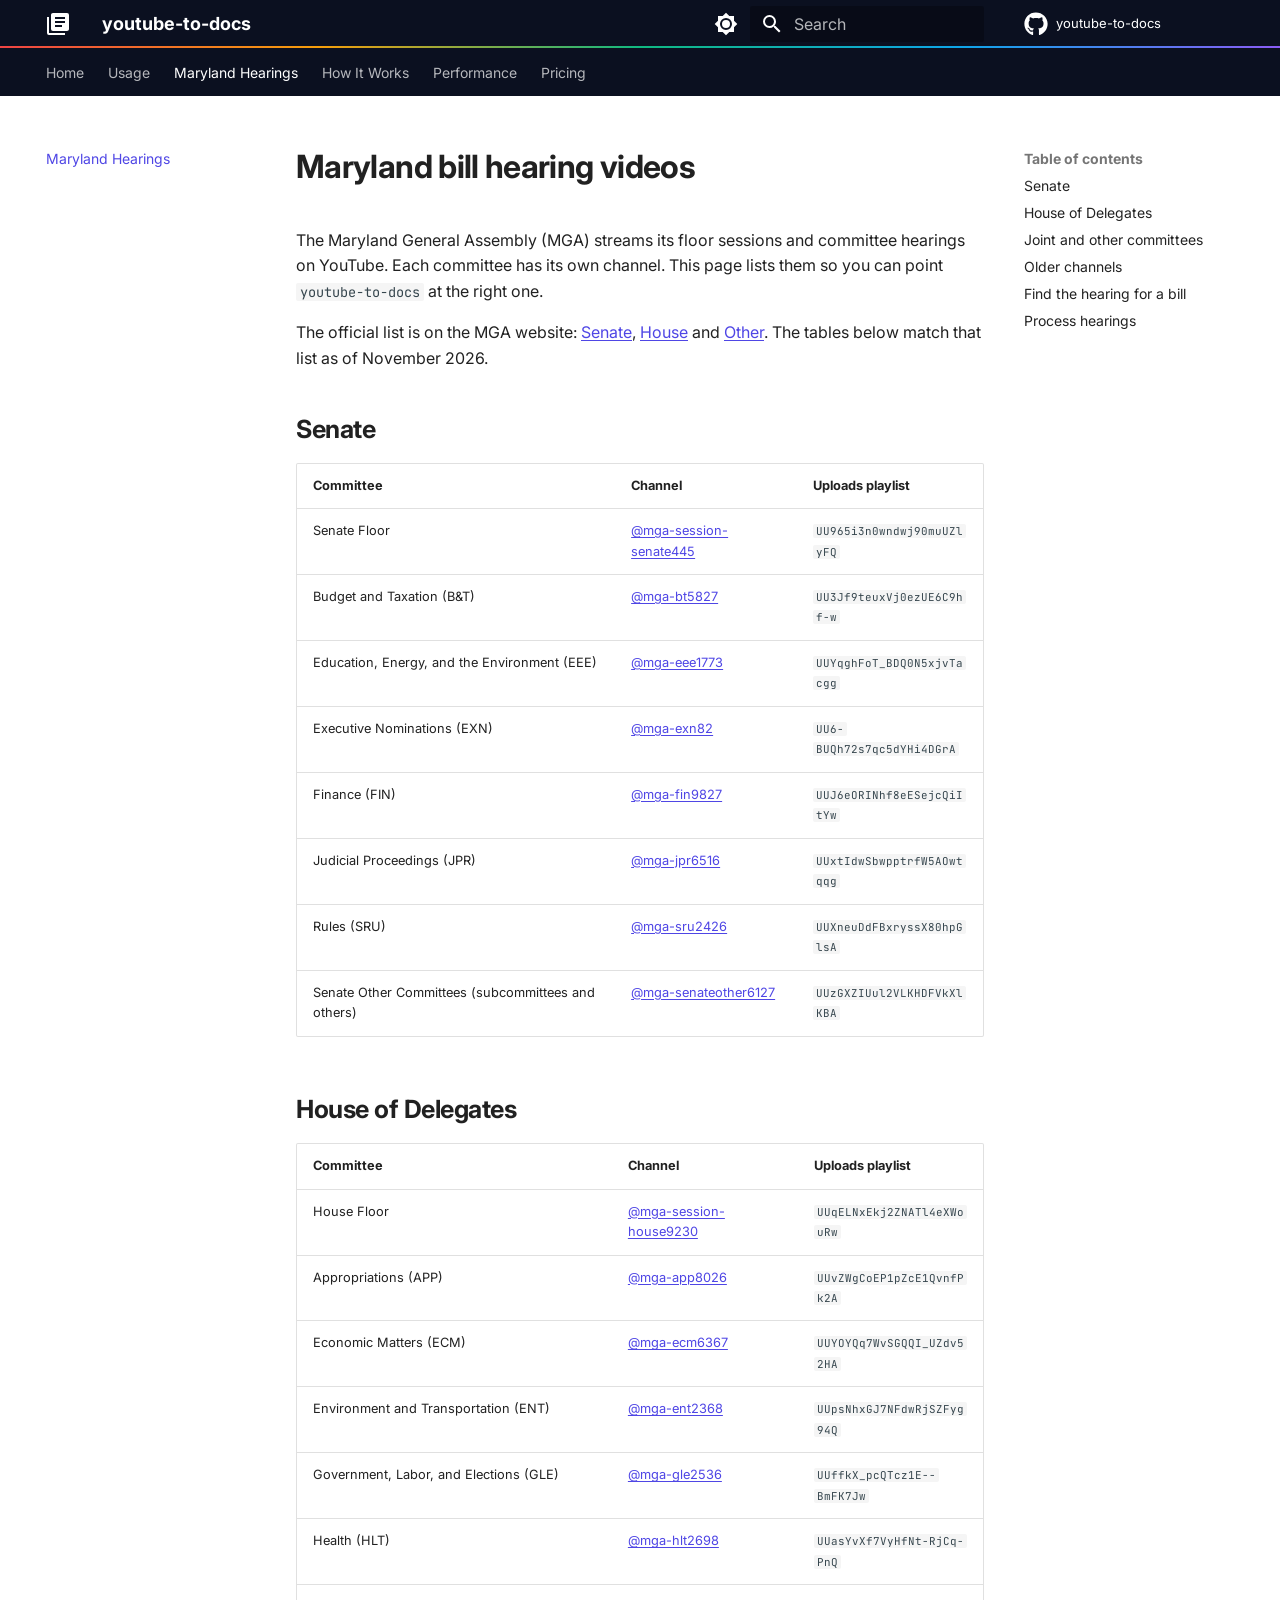
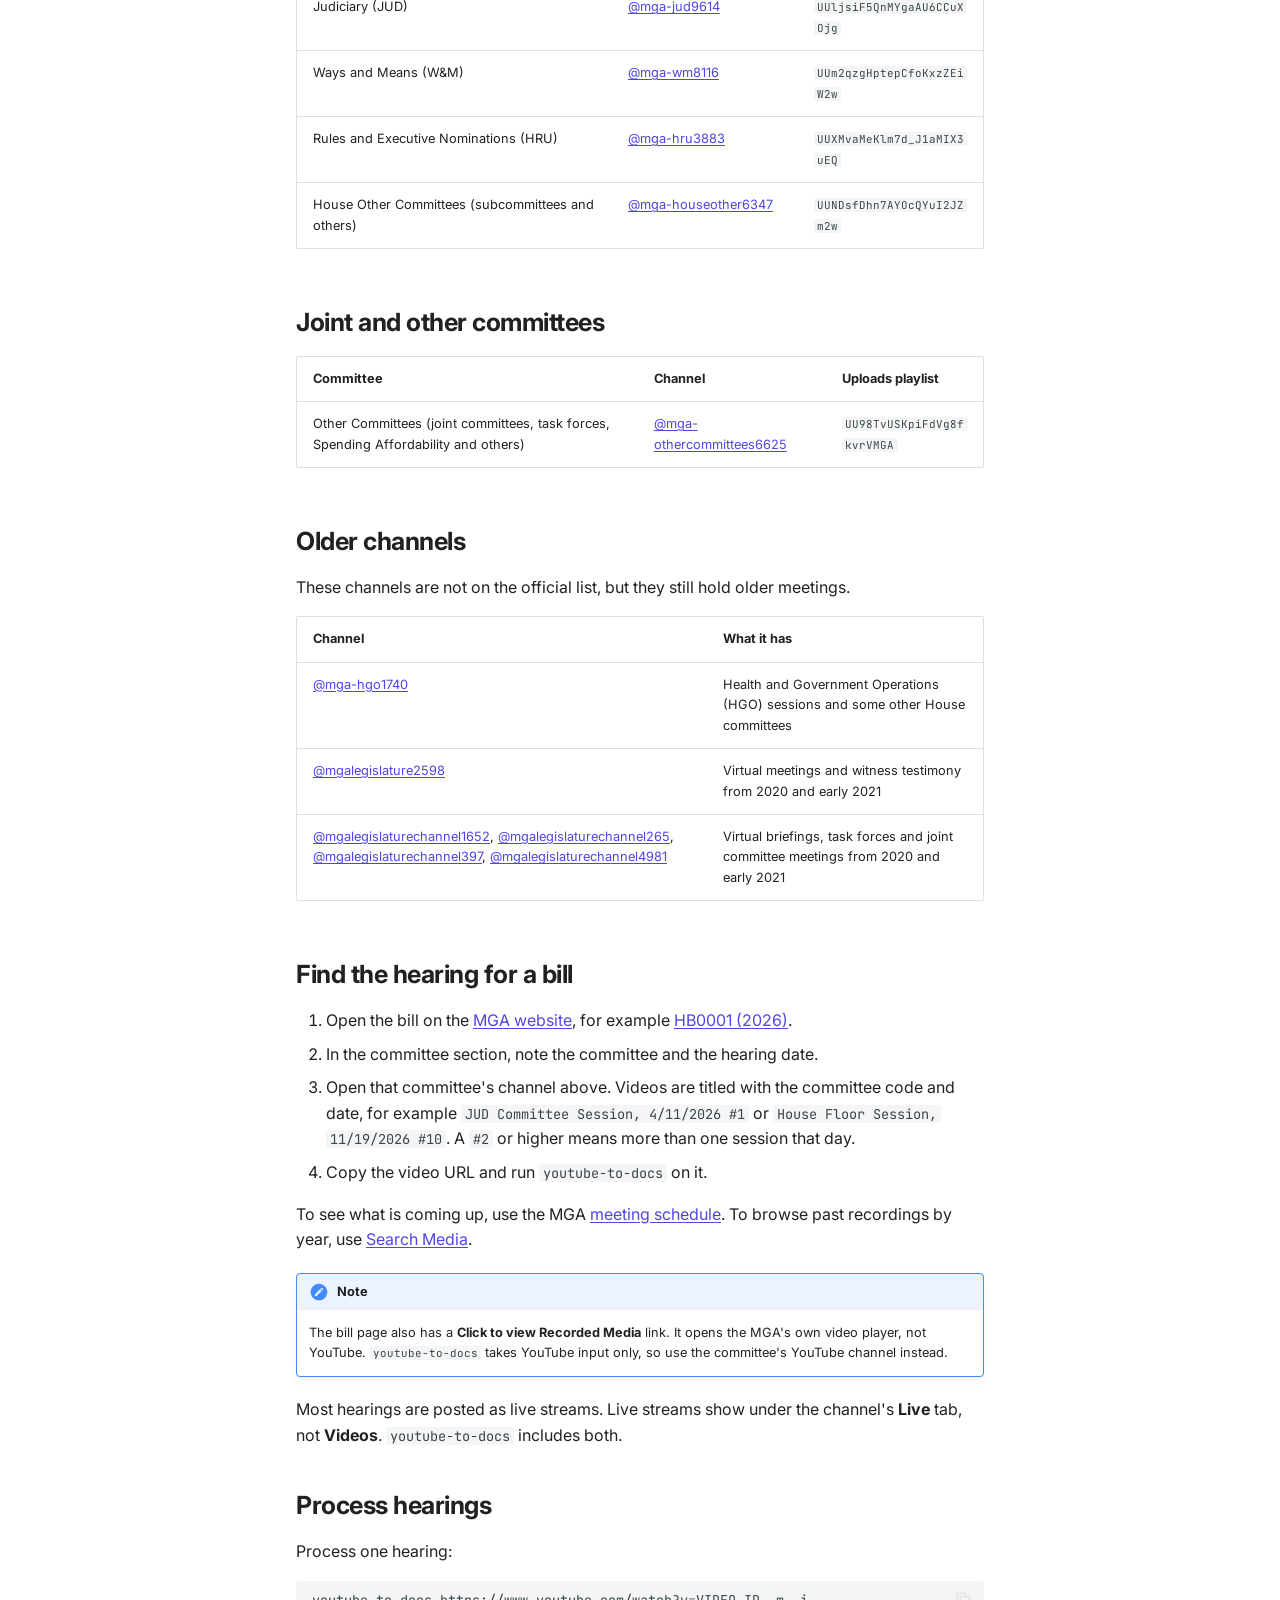
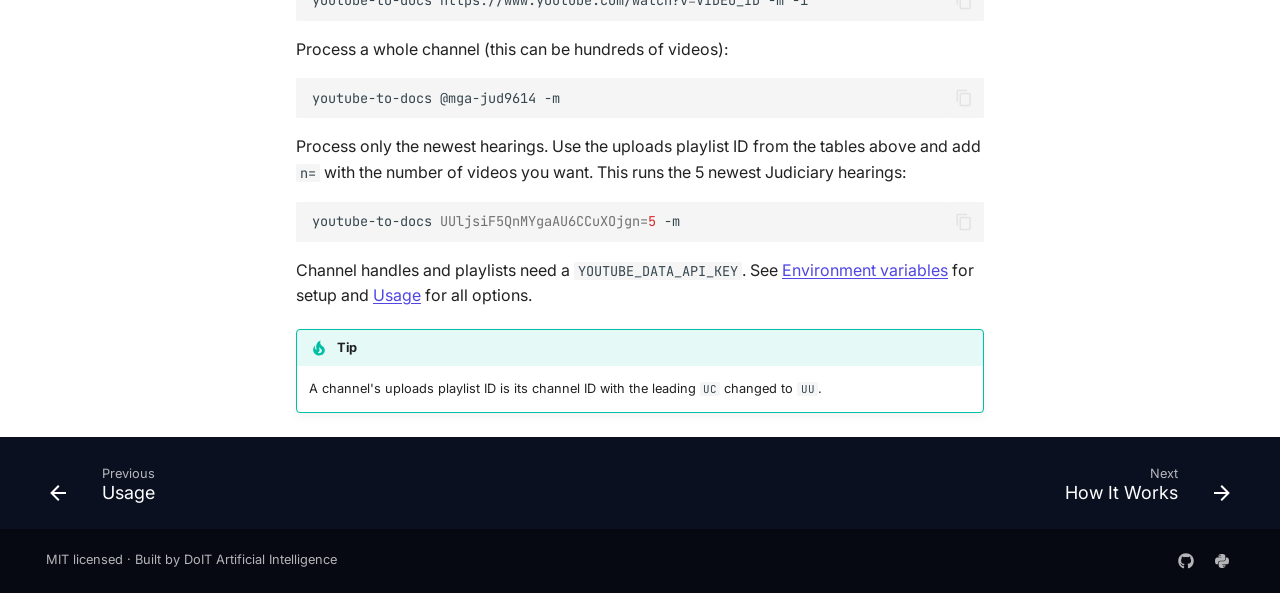
<file: maryland-hearings/index.html>
<!doctype html>
<html lang="en" class="no-js">
  <head>
    
      <meta charset="utf-8">
      <meta name="viewport" content="width=device-width,initial-scale=1">
      
        <meta name="description" content="Turn any YouTube video, playlist or channel into transcripts, summaries, Q&A, infographics, audio and WCAG 2.1 AA captions with one command.">
      
      
      
        <link rel="canonical" href="https://DoIT-Artificial-Intelligence.github.io/youtube-to-docs/maryland-hearings/">
      
      
        <link rel="prev" href="../usage/">
      
      
        <link rel="next" href="../how-this-works/">
      
      
        
      
      
      <link rel="icon" href="../assets/logo.png">
      <meta name="generator" content="mkdocs-1.6.1, mkdocs-material-9.7.7">
    
    
      
        <title>Maryland Hearings - youtube-to-docs</title>
      
    
    
      <link rel="stylesheet" href="../assets/stylesheets/main.ec1eaa64.min.css">
      
        
        <link rel="stylesheet" href="../assets/stylesheets/palette.ab4e12ef.min.css">
      
      


    
    
      
    
    
      
        
        
        <link rel="preconnect" href="https://fonts.gstatic.com" crossorigin>
        <link rel="stylesheet" href="https://fonts.googleapis.com/css?family=Inter:300,300i,400,400i,700,700i%7CJetBrains+Mono:400,400i,700,700i&display=fallback">
        <style>:root{--md-text-font:"Inter";--md-code-font:"JetBrains Mono"}</style>
      
    
    
      <link rel="stylesheet" href="../stylesheets/extra.css">
    
    <script>__md_scope=new URL("..",location),__md_hash=e=>[...e].reduce(((e,_)=>(e<<5)-e+_.charCodeAt(0)),0),__md_get=(e,_=localStorage,t=__md_scope)=>JSON.parse(_.getItem(t.pathname+"."+e)),__md_set=(e,_,t=localStorage,a=__md_scope)=>{try{t.setItem(a.pathname+"."+e,JSON.stringify(_))}catch(e){}}</script>
    
      

    
    
  </head>
  
  
    
    
      
    
    
    
    
    <body dir="ltr" data-md-color-scheme="default" data-md-color-primary="custom" data-md-color-accent="custom">
  
    
    <input class="md-toggle" data-md-toggle="drawer" type="checkbox" id="__drawer" autocomplete="off">
    <input class="md-toggle" data-md-toggle="search" type="checkbox" id="__search" autocomplete="off">
    <label class="md-overlay" for="__drawer"></label>
    <div data-md-component="skip">
      
        
        <a href="#maryland-bill-hearing-videos" class="md-skip">
          Skip to content
        </a>
      
    </div>
    <div data-md-component="announce">
      
    </div>
    
    
      

<header class="md-header" data-md-component="header">
  <nav class="md-header__inner md-grid" aria-label="Header">
    <a href=".." title="youtube-to-docs" class="md-header__button md-logo" aria-label="youtube-to-docs" data-md-component="logo">
      
  
  <svg xmlns="http://www.w3.org/2000/svg" viewBox="0 0 24 24"><path d="M16 15H9v-2h7m3-2H9V9h10m0-2H9V5h10m2-4H7c-1.11 0-2 .89-2 2v14a2 2 0 0 0 2 2h14c1.11 0 2-.89 2-2V3a2 2 0 0 0-2-2M3 5v16h16v2H3a2 2 0 0 1-2-2V5z"/></svg>

    </a>
    <label class="md-header__button md-icon" for="__drawer">
      
      <svg xmlns="http://www.w3.org/2000/svg" viewBox="0 0 24 24"><path d="M3 6h18v2H3zm0 5h18v2H3zm0 5h18v2H3z"/></svg>
    </label>
    <div class="md-header__title" data-md-component="header-title">
      <div class="md-header__ellipsis">
        <div class="md-header__topic">
          <span class="md-ellipsis">
            youtube-to-docs
          </span>
        </div>
        <div class="md-header__topic" data-md-component="header-topic">
          <span class="md-ellipsis">
            
              Maryland Hearings
            
          </span>
        </div>
      </div>
    </div>
    
      
        <form class="md-header__option" data-md-component="palette">
  
    
    
    
    <input class="md-option" data-md-color-media="(prefers-color-scheme: light)" data-md-color-scheme="default" data-md-color-primary="custom" data-md-color-accent="custom"  aria-label="Switch to dark mode"  type="radio" name="__palette" id="__palette_0">
    
      <label class="md-header__button md-icon" title="Switch to dark mode" for="__palette_1" hidden>
        <svg xmlns="http://www.w3.org/2000/svg" viewBox="0 0 24 24"><path d="M12 8a4 4 0 0 0-4 4 4 4 0 0 0 4 4 4 4 0 0 0 4-4 4 4 0 0 0-4-4m0 10a6 6 0 0 1-6-6 6 6 0 0 1 6-6 6 6 0 0 1 6 6 6 6 0 0 1-6 6m8-9.31V4h-4.69L12 .69 8.69 4H4v4.69L.69 12 4 15.31V20h4.69L12 23.31 15.31 20H20v-4.69L23.31 12z"/></svg>
      </label>
    
  
    
    
    
    <input class="md-option" data-md-color-media="(prefers-color-scheme: dark)" data-md-color-scheme="slate" data-md-color-primary="custom" data-md-color-accent="custom"  aria-label="Switch to light mode"  type="radio" name="__palette" id="__palette_1">
    
      <label class="md-header__button md-icon" title="Switch to light mode" for="__palette_0" hidden>
        <svg xmlns="http://www.w3.org/2000/svg" viewBox="0 0 24 24"><path d="M12 18c-.89 0-1.74-.2-2.5-.55C11.56 16.5 13 14.42 13 12s-1.44-4.5-3.5-5.45C10.26 6.2 11.11 6 12 6a6 6 0 0 1 6 6 6 6 0 0 1-6 6m8-9.31V4h-4.69L12 .69 8.69 4H4v4.69L.69 12 4 15.31V20h4.69L12 23.31 15.31 20H20v-4.69L23.31 12z"/></svg>
      </label>
    
  
</form>
      
    
    
      <script>var palette=__md_get("__palette");if(palette&&palette.color){if("(prefers-color-scheme)"===palette.color.media){var media=matchMedia("(prefers-color-scheme: light)"),input=document.querySelector(media.matches?"[data-md-color-media='(prefers-color-scheme: light)']":"[data-md-color-media='(prefers-color-scheme: dark)']");palette.color.media=input.getAttribute("data-md-color-media"),palette.color.scheme=input.getAttribute("data-md-color-scheme"),palette.color.primary=input.getAttribute("data-md-color-primary"),palette.color.accent=input.getAttribute("data-md-color-accent")}for(var[key,value]of Object.entries(palette.color))document.body.setAttribute("data-md-color-"+key,value)}</script>
    
    
    
      
      
        <label class="md-header__button md-icon" for="__search">
          
          <svg xmlns="http://www.w3.org/2000/svg" viewBox="0 0 24 24"><path d="M9.5 3A6.5 6.5 0 0 1 16 9.5c0 1.61-.59 3.09-1.56 4.23l.27.27h.79l5 5-1.5 1.5-5-5v-.79l-.27-.27A6.52 6.52 0 0 1 9.5 16 6.5 6.5 0 0 1 3 9.5 6.5 6.5 0 0 1 9.5 3m0 2C7 5 5 7 5 9.5S7 14 9.5 14 14 12 14 9.5 12 5 9.5 5"/></svg>
        </label>
        <div class="md-search" data-md-component="search" role="dialog">
  <label class="md-search__overlay" for="__search"></label>
  <div class="md-search__inner" role="search">
    <form class="md-search__form" name="search">
      <input type="text" class="md-search__input" name="query" aria-label="Search" placeholder="Search" autocapitalize="off" autocorrect="off" autocomplete="off" spellcheck="false" data-md-component="search-query" required>
      <label class="md-search__icon md-icon" for="__search">
        
        <svg xmlns="http://www.w3.org/2000/svg" viewBox="0 0 24 24"><path d="M9.5 3A6.5 6.5 0 0 1 16 9.5c0 1.61-.59 3.09-1.56 4.23l.27.27h.79l5 5-1.5 1.5-5-5v-.79l-.27-.27A6.52 6.52 0 0 1 9.5 16 6.5 6.5 0 0 1 3 9.5 6.5 6.5 0 0 1 9.5 3m0 2C7 5 5 7 5 9.5S7 14 9.5 14 14 12 14 9.5 12 5 9.5 5"/></svg>
        
        <svg xmlns="http://www.w3.org/2000/svg" viewBox="0 0 24 24"><path d="M20 11v2H8l5.5 5.5-1.42 1.42L4.16 12l7.92-7.92L13.5 5.5 8 11z"/></svg>
      </label>
      <nav class="md-search__options" aria-label="Search">
        
        <button type="reset" class="md-search__icon md-icon" title="Clear" aria-label="Clear" tabindex="-1">
          
          <svg xmlns="http://www.w3.org/2000/svg" viewBox="0 0 24 24"><path d="M19 6.41 17.59 5 12 10.59 6.41 5 5 6.41 10.59 12 5 17.59 6.41 19 12 13.41 17.59 19 19 17.59 13.41 12z"/></svg>
        </button>
      </nav>
      
    </form>
    <div class="md-search__output">
      <div class="md-search__scrollwrap" tabindex="0" data-md-scrollfix>
        <div class="md-search-result" data-md-component="search-result">
          <div class="md-search-result__meta">
            Initializing search
          </div>
          <ol class="md-search-result__list" role="presentation"></ol>
        </div>
      </div>
    </div>
  </div>
</div>
      
    
    
      <div class="md-header__source">
        <a href="https://github.com/DoIT-Artificial-Intelligence/youtube-to-docs" title="Go to repository" class="md-source" data-md-component="source">
  <div class="md-source__icon md-icon">
    
    <svg xmlns="http://www.w3.org/2000/svg" viewBox="0 0 512 512"><!--! Font Awesome Free 7.1.0 by @fontawesome - https://fontawesome.com License - https://fontawesome.com/license/free (Icons: CC BY 4.0, Fonts: SIL OFL 1.1, Code: MIT License) Copyright 2025 Fonticons, Inc.--><path d="M173.9 397.4c0 2-2.3 3.6-5.2 3.6-3.3.3-5.6-1.3-5.6-3.6 0-2 2.3-3.6 5.2-3.6 3-.3 5.6 1.3 5.6 3.6m-31.1-4.5c-.7 2 1.3 4.3 4.3 4.9 2.6 1 5.6 0 6.2-2s-1.3-4.3-4.3-5.2c-2.6-.7-5.5.3-6.2 2.3m44.2-1.7c-2.9.7-4.9 2.6-4.6 4.9.3 2 2.9 3.3 5.9 2.6 2.9-.7 4.9-2.6 4.6-4.6-.3-1.9-3-3.2-5.9-2.9M252.8 8C114.1 8 8 113.3 8 252c0 110.9 69.8 205.8 169.5 239.2 12.8 2.3 17.3-5.6 17.3-12.1 0-6.2-.3-40.4-.3-61.4 0 0-70 15-84.7-29.8 0 0-11.4-29.1-27.8-36.6 0 0-22.9-15.7 1.6-15.4 0 0 24.9 2 38.6 25.8 21.9 38.6 58.6 27.5 72.9 20.9 2.3-16 8.8-27.1 16-33.7-55.9-6.2-112.3-14.3-112.3-110.5 0-27.5 7.6-41.3 23.6-58.9-2.6-6.5-11.1-33.3 2.6-67.9 20.9-6.5 69 27 69 27 20-5.6 41.5-8.5 62.8-8.5s42.8 2.9 62.8 8.5c0 0 48.1-33.6 69-27 13.7 34.7 5.2 61.4 2.6 67.9 16 17.7 25.8 31.5 25.8 58.9 0 96.5-58.9 104.2-114.8 110.5 9.2 7.9 17 22.9 17 46.4 0 33.7-.3 75.4-.3 83.6 0 6.5 4.6 14.4 17.3 12.1C436.2 457.8 504 362.9 504 252 504 113.3 391.5 8 252.8 8M105.2 352.9c-1.3 1-1 3.3.7 5.2 1.6 1.6 3.9 2.3 5.2 1 1.3-1 1-3.3-.7-5.2-1.6-1.6-3.9-2.3-5.2-1m-10.8-8.1c-.7 1.3.3 2.9 2.3 3.9 1.6 1 3.6.7 4.3-.7.7-1.3-.3-2.9-2.3-3.9-2-.6-3.6-.3-4.3.7m32.4 35.6c-1.6 1.3-1 4.3 1.3 6.2 2.3 2.3 5.2 2.6 6.5 1 1.3-1.3.7-4.3-1.3-6.2-2.2-2.3-5.2-2.6-6.5-1m-11.4-14.7c-1.6 1-1.6 3.6 0 5.9s4.3 3.3 5.6 2.3c1.6-1.3 1.6-3.9 0-6.2-1.4-2.3-4-3.3-5.6-2"/></svg>
  </div>
  <div class="md-source__repository">
    youtube-to-docs
  </div>
</a>
      </div>
    
  </nav>
  
</header>
    
    <div class="md-container" data-md-component="container">
      
      
        
          
            
<nav class="md-tabs" aria-label="Tabs" data-md-component="tabs">
  <div class="md-grid">
    <ul class="md-tabs__list">
      
        
  
  
  
  
    <li class="md-tabs__item">
      <a href=".." class="md-tabs__link">
        
  
  
    
  
  Home

      </a>
    </li>
  

      
        
  
  
  
  
    <li class="md-tabs__item">
      <a href="../usage/" class="md-tabs__link">
        
  
  
    
  
  Usage

      </a>
    </li>
  

      
        
  
  
  
    
  
  
    <li class="md-tabs__item md-tabs__item--active">
      <a href="./" class="md-tabs__link">
        
  
  
    
  
  Maryland Hearings

      </a>
    </li>
  

      
        
  
  
  
  
    <li class="md-tabs__item">
      <a href="../how-this-works/" class="md-tabs__link">
        
  
  
    
  
  How It Works

      </a>
    </li>
  

      
        
  
  
  
  
    <li class="md-tabs__item">
      <a href="../performance/" class="md-tabs__link">
        
  
  
    
  
  Performance

      </a>
    </li>
  

      
        
  
  
  
  
    <li class="md-tabs__item">
      <a href="../pricing/" class="md-tabs__link">
        
  
  
    
  
  Pricing

      </a>
    </li>
  

      
    </ul>
  </div>
</nav>
          
        
      
      <main class="md-main" data-md-component="main">
        <div class="md-main__inner md-grid">
          
            
              
              <div class="md-sidebar md-sidebar--primary" data-md-component="sidebar" data-md-type="navigation" >
                <div class="md-sidebar__scrollwrap">
                  <div class="md-sidebar__inner">
                    


  


<nav class="md-nav md-nav--primary md-nav--lifted" aria-label="Navigation" data-md-level="0">
  <label class="md-nav__title" for="__drawer">
    <a href=".." title="youtube-to-docs" class="md-nav__button md-logo" aria-label="youtube-to-docs" data-md-component="logo">
      
  
  <svg xmlns="http://www.w3.org/2000/svg" viewBox="0 0 24 24"><path d="M16 15H9v-2h7m3-2H9V9h10m0-2H9V5h10m2-4H7c-1.11 0-2 .89-2 2v14a2 2 0 0 0 2 2h14c1.11 0 2-.89 2-2V3a2 2 0 0 0-2-2M3 5v16h16v2H3a2 2 0 0 1-2-2V5z"/></svg>

    </a>
    youtube-to-docs
  </label>
  
    <div class="md-nav__source">
      <a href="https://github.com/DoIT-Artificial-Intelligence/youtube-to-docs" title="Go to repository" class="md-source" data-md-component="source">
  <div class="md-source__icon md-icon">
    
    <svg xmlns="http://www.w3.org/2000/svg" viewBox="0 0 512 512"><!--! Font Awesome Free 7.1.0 by @fontawesome - https://fontawesome.com License - https://fontawesome.com/license/free (Icons: CC BY 4.0, Fonts: SIL OFL 1.1, Code: MIT License) Copyright 2025 Fonticons, Inc.--><path d="M173.9 397.4c0 2-2.3 3.6-5.2 3.6-3.3.3-5.6-1.3-5.6-3.6 0-2 2.3-3.6 5.2-3.6 3-.3 5.6 1.3 5.6 3.6m-31.1-4.5c-.7 2 1.3 4.3 4.3 4.9 2.6 1 5.6 0 6.2-2s-1.3-4.3-4.3-5.2c-2.6-.7-5.5.3-6.2 2.3m44.2-1.7c-2.9.7-4.9 2.6-4.6 4.9.3 2 2.9 3.3 5.9 2.6 2.9-.7 4.9-2.6 4.6-4.6-.3-1.9-3-3.2-5.9-2.9M252.8 8C114.1 8 8 113.3 8 252c0 110.9 69.8 205.8 169.5 239.2 12.8 2.3 17.3-5.6 17.3-12.1 0-6.2-.3-40.4-.3-61.4 0 0-70 15-84.7-29.8 0 0-11.4-29.1-27.8-36.6 0 0-22.9-15.7 1.6-15.4 0 0 24.9 2 38.6 25.8 21.9 38.6 58.6 27.5 72.9 20.9 2.3-16 8.8-27.1 16-33.7-55.9-6.2-112.3-14.3-112.3-110.5 0-27.5 7.6-41.3 23.6-58.9-2.6-6.5-11.1-33.3 2.6-67.9 20.9-6.5 69 27 69 27 20-5.6 41.5-8.5 62.8-8.5s42.8 2.9 62.8 8.5c0 0 48.1-33.6 69-27 13.7 34.7 5.2 61.4 2.6 67.9 16 17.7 25.8 31.5 25.8 58.9 0 96.5-58.9 104.2-114.8 110.5 9.2 7.9 17 22.9 17 46.4 0 33.7-.3 75.4-.3 83.6 0 6.5 4.6 14.4 17.3 12.1C436.2 457.8 504 362.9 504 252 504 113.3 391.5 8 252.8 8M105.2 352.9c-1.3 1-1 3.3.7 5.2 1.6 1.6 3.9 2.3 5.2 1 1.3-1 1-3.3-.7-5.2-1.6-1.6-3.9-2.3-5.2-1m-10.8-8.1c-.7 1.3.3 2.9 2.3 3.9 1.6 1 3.6.7 4.3-.7.7-1.3-.3-2.9-2.3-3.9-2-.6-3.6-.3-4.3.7m32.4 35.6c-1.6 1.3-1 4.3 1.3 6.2 2.3 2.3 5.2 2.6 6.5 1 1.3-1.3.7-4.3-1.3-6.2-2.2-2.3-5.2-2.6-6.5-1m-11.4-14.7c-1.6 1-1.6 3.6 0 5.9s4.3 3.3 5.6 2.3c1.6-1.3 1.6-3.9 0-6.2-1.4-2.3-4-3.3-5.6-2"/></svg>
  </div>
  <div class="md-source__repository">
    youtube-to-docs
  </div>
</a>
    </div>
  
  <ul class="md-nav__list" data-md-scrollfix>
    
      
      
  
  
  
  
    <li class="md-nav__item">
      <a href=".." class="md-nav__link">
        
  
  
  <span class="md-ellipsis">
    
  
    Home
  

    
  </span>
  
  

      </a>
    </li>
  

    
      
      
  
  
  
  
    <li class="md-nav__item">
      <a href="../usage/" class="md-nav__link">
        
  
  
  <span class="md-ellipsis">
    
  
    Usage
  

    
  </span>
  
  

      </a>
    </li>
  

    
      
      
  
  
    
  
  
  
    <li class="md-nav__item md-nav__item--active">
      
      <input class="md-nav__toggle md-toggle" type="checkbox" id="__toc">
      
      
        
      
      
        <label class="md-nav__link md-nav__link--active" for="__toc">
          
  
  
  <span class="md-ellipsis">
    
  
    Maryland Hearings
  

    
  </span>
  
  

          <span class="md-nav__icon md-icon"></span>
        </label>
      
      <a href="./" class="md-nav__link md-nav__link--active">
        
  
  
  <span class="md-ellipsis">
    
  
    Maryland Hearings
  

    
  </span>
  
  

      </a>
      
        

<nav class="md-nav md-nav--secondary" aria-label="Table of contents">
  
  
  
    
  
  
    <label class="md-nav__title" for="__toc">
      <span class="md-nav__icon md-icon"></span>
      Table of contents
    </label>
    <ul class="md-nav__list" data-md-component="toc" data-md-scrollfix>
      
        <li class="md-nav__item">
  <a href="#senate" class="md-nav__link">
    <span class="md-ellipsis">
      
        Senate
      
    </span>
  </a>
  
</li>
      
        <li class="md-nav__item">
  <a href="#house-of-delegates" class="md-nav__link">
    <span class="md-ellipsis">
      
        House of Delegates
      
    </span>
  </a>
  
</li>
      
        <li class="md-nav__item">
  <a href="#joint-and-other-committees" class="md-nav__link">
    <span class="md-ellipsis">
      
        Joint and other committees
      
    </span>
  </a>
  
</li>
      
        <li class="md-nav__item">
  <a href="#older-channels" class="md-nav__link">
    <span class="md-ellipsis">
      
        Older channels
      
    </span>
  </a>
  
</li>
      
        <li class="md-nav__item">
  <a href="#find-the-hearing-for-a-bill" class="md-nav__link">
    <span class="md-ellipsis">
      
        Find the hearing for a bill
      
    </span>
  </a>
  
</li>
      
        <li class="md-nav__item">
  <a href="#process-hearings" class="md-nav__link">
    <span class="md-ellipsis">
      
        Process hearings
      
    </span>
  </a>
  
</li>
      
    </ul>
  
</nav>
      
    </li>
  

    
      
      
  
  
  
  
    <li class="md-nav__item">
      <a href="../how-this-works/" class="md-nav__link">
        
  
  
  <span class="md-ellipsis">
    
  
    How It Works
  

    
  </span>
  
  

      </a>
    </li>
  

    
      
      
  
  
  
  
    <li class="md-nav__item">
      <a href="../performance/" class="md-nav__link">
        
  
  
  <span class="md-ellipsis">
    
  
    Performance
  

    
  </span>
  
  

      </a>
    </li>
  

    
      
      
  
  
  
  
    <li class="md-nav__item">
      <a href="../pricing/" class="md-nav__link">
        
  
  
  <span class="md-ellipsis">
    
  
    Pricing
  

    
  </span>
  
  

      </a>
    </li>
  

    
  </ul>
</nav>
                  </div>
                </div>
              </div>
            
            
              
              <div class="md-sidebar md-sidebar--secondary" data-md-component="sidebar" data-md-type="toc" >
                <div class="md-sidebar__scrollwrap">
                  <div class="md-sidebar__inner">
                    

<nav class="md-nav md-nav--secondary" aria-label="Table of contents">
  
  
  
    
  
  
    <label class="md-nav__title" for="__toc">
      <span class="md-nav__icon md-icon"></span>
      Table of contents
    </label>
    <ul class="md-nav__list" data-md-component="toc" data-md-scrollfix>
      
        <li class="md-nav__item">
  <a href="#senate" class="md-nav__link">
    <span class="md-ellipsis">
      
        Senate
      
    </span>
  </a>
  
</li>
      
        <li class="md-nav__item">
  <a href="#house-of-delegates" class="md-nav__link">
    <span class="md-ellipsis">
      
        House of Delegates
      
    </span>
  </a>
  
</li>
      
        <li class="md-nav__item">
  <a href="#joint-and-other-committees" class="md-nav__link">
    <span class="md-ellipsis">
      
        Joint and other committees
      
    </span>
  </a>
  
</li>
      
        <li class="md-nav__item">
  <a href="#older-channels" class="md-nav__link">
    <span class="md-ellipsis">
      
        Older channels
      
    </span>
  </a>
  
</li>
      
        <li class="md-nav__item">
  <a href="#find-the-hearing-for-a-bill" class="md-nav__link">
    <span class="md-ellipsis">
      
        Find the hearing for a bill
      
    </span>
  </a>
  
</li>
      
        <li class="md-nav__item">
  <a href="#process-hearings" class="md-nav__link">
    <span class="md-ellipsis">
      
        Process hearings
      
    </span>
  </a>
  
</li>
      
    </ul>
  
</nav>
                  </div>
                </div>
              </div>
            
          
          
            <div class="md-content" data-md-component="content">
              
              <article class="md-content__inner md-typeset">
                
                  


  
  


<h1 id="maryland-bill-hearing-videos">Maryland bill hearing videos</h1>
<p>The Maryland General Assembly (MGA) streams its floor sessions and committee hearings on YouTube. Each committee has its own channel. This page lists them so you can point <code>youtube-to-docs</code> at the right one.</p>
<p>The official list is on the MGA website: <a href="https://mgaleg.maryland.gov/mgawebsite/Information/YouTubeChannelInfo?id=s">Senate</a>, <a href="https://mgaleg.maryland.gov/mgawebsite/Information/YouTubeChannelInfo?id=h">House</a> and <a href="https://mgaleg.maryland.gov/mgawebsite/Information/YouTubeChannelInfo?id=o">Other</a>. The tables below match that list as of November 2026.</p>
<h2 id="senate">Senate</h2>
<table>
<thead>
<tr>
<th style="text-align: left;">Committee</th>
<th style="text-align: left;">Channel</th>
<th style="text-align: left;">Uploads playlist</th>
</tr>
</thead>
<tbody>
<tr>
<td style="text-align: left;">Senate Floor</td>
<td style="text-align: left;"><a href="https://www.youtube.com/@mga-session-senate445">@mga-session-senate445</a></td>
<td style="text-align: left;"><code>UU965i3n0wndwj90muUZlyFQ</code></td>
</tr>
<tr>
<td style="text-align: left;">Budget and Taxation (B&amp;T)</td>
<td style="text-align: left;"><a href="https://www.youtube.com/@mga-bt5827">@mga-bt5827</a></td>
<td style="text-align: left;"><code>UU3Jf9teuxVj0ezUE6C9hf-w</code></td>
</tr>
<tr>
<td style="text-align: left;">Education, Energy, and the Environment (EEE)</td>
<td style="text-align: left;"><a href="https://www.youtube.com/@mga-eee1773">@mga-eee1773</a></td>
<td style="text-align: left;"><code>UUYqghFoT_BDQ0N5xjvTacgg</code></td>
</tr>
<tr>
<td style="text-align: left;">Executive Nominations (EXN)</td>
<td style="text-align: left;"><a href="https://www.youtube.com/@mga-exn82">@mga-exn82</a></td>
<td style="text-align: left;"><code>UU6-BUQh72s7qc5dYHi4DGrA</code></td>
</tr>
<tr>
<td style="text-align: left;">Finance (FIN)</td>
<td style="text-align: left;"><a href="https://www.youtube.com/@mga-fin9827">@mga-fin9827</a></td>
<td style="text-align: left;"><code>UUJ6eORINhf8eESejcQiItYw</code></td>
</tr>
<tr>
<td style="text-align: left;">Judicial Proceedings (JPR)</td>
<td style="text-align: left;"><a href="https://www.youtube.com/@mga-jpr6516">@mga-jpr6516</a></td>
<td style="text-align: left;"><code>UUxtIdwSbwpptrfW5AOwtqqg</code></td>
</tr>
<tr>
<td style="text-align: left;">Rules (SRU)</td>
<td style="text-align: left;"><a href="https://www.youtube.com/@mga-sru2426">@mga-sru2426</a></td>
<td style="text-align: left;"><code>UUXneuDdFBxryssX80hpGlsA</code></td>
</tr>
<tr>
<td style="text-align: left;">Senate Other Committees (subcommittees and others)</td>
<td style="text-align: left;"><a href="https://www.youtube.com/@mga-senateother6127">@mga-senateother6127</a></td>
<td style="text-align: left;"><code>UUzGXZIUul2VLKHDFVkXlKBA</code></td>
</tr>
</tbody>
</table>
<h2 id="house-of-delegates">House of Delegates</h2>
<table>
<thead>
<tr>
<th style="text-align: left;">Committee</th>
<th style="text-align: left;">Channel</th>
<th style="text-align: left;">Uploads playlist</th>
</tr>
</thead>
<tbody>
<tr>
<td style="text-align: left;">House Floor</td>
<td style="text-align: left;"><a href="https://www.youtube.com/@mga-session-house9230">@mga-session-house9230</a></td>
<td style="text-align: left;"><code>UUqELNxEkj2ZNATl4eXWouRw</code></td>
</tr>
<tr>
<td style="text-align: left;">Appropriations (APP)</td>
<td style="text-align: left;"><a href="https://www.youtube.com/@mga-app8026">@mga-app8026</a></td>
<td style="text-align: left;"><code>UUvZWgCoEP1pZcE1QvnfPk2A</code></td>
</tr>
<tr>
<td style="text-align: left;">Economic Matters (ECM)</td>
<td style="text-align: left;"><a href="https://www.youtube.com/@mga-ecm6367">@mga-ecm6367</a></td>
<td style="text-align: left;"><code>UUYOYQq7WvSGQQI_UZdv52HA</code></td>
</tr>
<tr>
<td style="text-align: left;">Environment and Transportation (ENT)</td>
<td style="text-align: left;"><a href="https://www.youtube.com/@mga-ent2368">@mga-ent2368</a></td>
<td style="text-align: left;"><code>UUpsNhxGJ7NFdwRjSZFyg94Q</code></td>
</tr>
<tr>
<td style="text-align: left;">Government, Labor, and Elections (GLE)</td>
<td style="text-align: left;"><a href="https://www.youtube.com/@mga-gle2536">@mga-gle2536</a></td>
<td style="text-align: left;"><code>UUffkX_pcQTcz1E--BmFK7Jw</code></td>
</tr>
<tr>
<td style="text-align: left;">Health (HLT)</td>
<td style="text-align: left;"><a href="https://www.youtube.com/@mga-hlt2698">@mga-hlt2698</a></td>
<td style="text-align: left;"><code>UUasYvXf7VyHfNt-RjCq-PnQ</code></td>
</tr>
<tr>
<td style="text-align: left;">Judiciary (JUD)</td>
<td style="text-align: left;"><a href="https://www.youtube.com/@mga-jud9614">@mga-jud9614</a></td>
<td style="text-align: left;"><code>UUljsiF5QnMYgaAU6CCuXOjg</code></td>
</tr>
<tr>
<td style="text-align: left;">Ways and Means (W&amp;M)</td>
<td style="text-align: left;"><a href="https://www.youtube.com/@mga-wm8116">@mga-wm8116</a></td>
<td style="text-align: left;"><code>UUm2qzgHptepCfoKxzZEiW2w</code></td>
</tr>
<tr>
<td style="text-align: left;">Rules and Executive Nominations (HRU)</td>
<td style="text-align: left;"><a href="https://www.youtube.com/@mga-hru3883">@mga-hru3883</a></td>
<td style="text-align: left;"><code>UUXMvaMeKlm7d_J1aMIX3uEQ</code></td>
</tr>
<tr>
<td style="text-align: left;">House Other Committees (subcommittees and others)</td>
<td style="text-align: left;"><a href="https://www.youtube.com/@mga-houseother6347">@mga-houseother6347</a></td>
<td style="text-align: left;"><code>UUNDsfDhn7AYOcQYuI2JZm2w</code></td>
</tr>
</tbody>
</table>
<h2 id="joint-and-other-committees">Joint and other committees</h2>
<table>
<thead>
<tr>
<th style="text-align: left;">Committee</th>
<th style="text-align: left;">Channel</th>
<th style="text-align: left;">Uploads playlist</th>
</tr>
</thead>
<tbody>
<tr>
<td style="text-align: left;">Other Committees (joint committees, task forces, Spending Affordability and others)</td>
<td style="text-align: left;"><a href="https://www.youtube.com/@mga-othercommittees6625">@mga-othercommittees6625</a></td>
<td style="text-align: left;"><code>UU98TvUSKpiFdVg8fkvrVMGA</code></td>
</tr>
</tbody>
</table>
<h2 id="older-channels">Older channels</h2>
<p>These channels are not on the official list, but they still hold older meetings.</p>
<table>
<thead>
<tr>
<th style="text-align: left;">Channel</th>
<th style="text-align: left;">What it has</th>
</tr>
</thead>
<tbody>
<tr>
<td style="text-align: left;"><a href="https://www.youtube.com/@mga-hgo1740">@mga-hgo1740</a></td>
<td style="text-align: left;">Health and Government Operations (HGO) sessions and some other House committees</td>
</tr>
<tr>
<td style="text-align: left;"><a href="https://www.youtube.com/@mgalegislature2598">@mgalegislature2598</a></td>
<td style="text-align: left;">Virtual meetings and witness testimony from 2020 and early 2021</td>
</tr>
<tr>
<td style="text-align: left;"><a href="https://www.youtube.com/@mgalegislaturechannel1652">@mgalegislaturechannel1652</a>, <a href="https://www.youtube.com/@mgalegislaturechannel265">@mgalegislaturechannel265</a>, <a href="https://www.youtube.com/@mgalegislaturechannel397">@mgalegislaturechannel397</a>, <a href="https://www.youtube.com/@mgalegislaturechannel4981">@mgalegislaturechannel4981</a></td>
<td style="text-align: left;">Virtual briefings, task forces and joint committee meetings from 2020 and early 2021</td>
</tr>
</tbody>
</table>
<h2 id="find-the-hearing-for-a-bill">Find the hearing for a bill</h2>
<ol>
<li>Open the bill on the <a href="https://mgaleg.maryland.gov/mgawebsite/Search/Legislation">MGA website</a>, for example <a href="https://mgaleg.maryland.gov/mgawebsite/Legislation/Details/hb0001?ys=2026RS">HB0001 (2026)</a>.</li>
<li>In the committee section, note the committee and the hearing date.</li>
<li>Open that committee's channel above. Videos are titled with the committee code and date, for example <code>JUD Committee Session, 4/11/2026 #1</code> or <code>House Floor Session, 11/19/2026 #10</code>. A <code>#2</code> or higher means more than one session that day.</li>
<li>Copy the video URL and run <code>youtube-to-docs</code> on it.</li>
</ol>
<p>To see what is coming up, use the MGA <a href="https://mgaleg.maryland.gov/mgawebsite/Meetings/Day">meeting schedule</a>. To browse past recordings by year, use <a href="https://mgaleg.maryland.gov/mgawebsite/Search/Media">Search Media</a>.</p>
<div class="admonition note">
<p class="admonition-title">Note</p>
<p>The bill page also has a <strong>Click to view Recorded Media</strong> link. It opens the MGA's own video player, not YouTube. <code>youtube-to-docs</code> takes YouTube input only, so use the committee's YouTube channel instead.</p>
</div>
<p>Most hearings are posted as live streams. Live streams show under the channel's <strong>Live</strong> tab, not <strong>Videos</strong>. <code>youtube-to-docs</code> includes both.</p>
<h2 id="process-hearings">Process hearings</h2>
<p>Process one hearing:</p>
<div class="language-bash highlight"><pre><span></span><code><a id="__codelineno-0-1" name="__codelineno-0-1" href="#__codelineno-0-1"></a>youtube-to-docs<span class="w"> </span>https://www.youtube.com/watch?v<span class="o">=</span>VIDEO_ID<span class="w"> </span>-m<span class="w"> </span>-i
</code></pre></div>
<p>Process a whole channel (this can be hundreds of videos):</p>
<div class="language-bash highlight"><pre><span></span><code><a id="__codelineno-1-1" name="__codelineno-1-1" href="#__codelineno-1-1"></a>youtube-to-docs<span class="w"> </span>@mga-jud9614<span class="w"> </span>-m
</code></pre></div>
<p>Process only the newest hearings. Use the uploads playlist ID from the tables above and add <code>n=</code> with the number of videos you want. This runs the 5 newest Judiciary hearings:</p>
<div class="language-bash highlight"><pre><span></span><code><a id="__codelineno-2-1" name="__codelineno-2-1" href="#__codelineno-2-1"></a>youtube-to-docs<span class="w"> </span><span class="nv">UUljsiF5QnMYgaAU6CCuXOjgn</span><span class="o">=</span><span class="m">5</span><span class="w"> </span>-m
</code></pre></div>
<p>Channel handles and playlists need a <code>YOUTUBE_DATA_API_KEY</code>. See <a href="../usage/#environment-variables">Environment variables</a> for setup and <a href="../usage/">Usage</a> for all options.</p>
<div class="admonition tip">
<p class="admonition-title">Tip</p>
<p>A channel's uploads playlist ID is its channel ID with the leading <code>UC</code> changed to <code>UU</code>.</p>
</div>












                
              </article>
            </div>
          
          
  <script>var tabs=__md_get("__tabs");if(Array.isArray(tabs))e:for(var set of document.querySelectorAll(".tabbed-set")){var labels=set.querySelector(".tabbed-labels");for(var tab of tabs)for(var label of labels.getElementsByTagName("label"))if(label.innerText.trim()===tab){var input=document.getElementById(label.htmlFor);input.checked=!0;continue e}}</script>

<script>var target=document.getElementById(location.hash.slice(1));target&&target.name&&(target.checked=target.name.startsWith("__tabbed_"))</script>
        </div>
        
          <button type="button" class="md-top md-icon" data-md-component="top" hidden>
  
  <svg xmlns="http://www.w3.org/2000/svg" viewBox="0 0 24 24"><path d="M13 20h-2V8l-5.5 5.5-1.42-1.42L12 4.16l7.92 7.92-1.42 1.42L13 8z"/></svg>
  Back to top
</button>
        
      </main>
      
        <footer class="md-footer">
  
    
      
      <nav class="md-footer__inner md-grid" aria-label="Footer" >
        
          
          <a href="../usage/" class="md-footer__link md-footer__link--prev" aria-label="Previous: Usage">
            <div class="md-footer__button md-icon">
              
              <svg xmlns="http://www.w3.org/2000/svg" viewBox="0 0 24 24"><path d="M20 11v2H8l5.5 5.5-1.42 1.42L4.16 12l7.92-7.92L13.5 5.5 8 11z"/></svg>
            </div>
            <div class="md-footer__title">
              <span class="md-footer__direction">
                Previous
              </span>
              <div class="md-ellipsis">
                Usage
              </div>
            </div>
          </a>
        
        
          
          <a href="../how-this-works/" class="md-footer__link md-footer__link--next" aria-label="Next: How It Works">
            <div class="md-footer__title">
              <span class="md-footer__direction">
                Next
              </span>
              <div class="md-ellipsis">
                How It Works
              </div>
            </div>
            <div class="md-footer__button md-icon">
              
              <svg xmlns="http://www.w3.org/2000/svg" viewBox="0 0 24 24"><path d="M4 11v2h12l-5.5 5.5 1.42 1.42L19.84 12l-7.92-7.92L10.5 5.5 16 11z"/></svg>
            </div>
          </a>
        
      </nav>
    
  
  <div class="md-footer-meta md-typeset">
    <div class="md-footer-meta__inner md-grid">
      <div class="md-copyright">
  
    <div class="md-copyright__highlight">
      MIT licensed &middot; Built by DoIT Artificial Intelligence
    </div>
  
  
</div>
      
        
<div class="md-social">
  
    
    
    
    
    <a href="https://github.com/DoIT-Artificial-Intelligence/youtube-to-docs" target="_blank" rel="noopener" title="GitHub" class="md-social__link">
      <svg xmlns="http://www.w3.org/2000/svg" viewBox="0 0 512 512"><!--! Font Awesome Free 7.1.0 by @fontawesome - https://fontawesome.com License - https://fontawesome.com/license/free (Icons: CC BY 4.0, Fonts: SIL OFL 1.1, Code: MIT License) Copyright 2025 Fonticons, Inc.--><path d="M173.9 397.4c0 2-2.3 3.6-5.2 3.6-3.3.3-5.6-1.3-5.6-3.6 0-2 2.3-3.6 5.2-3.6 3-.3 5.6 1.3 5.6 3.6m-31.1-4.5c-.7 2 1.3 4.3 4.3 4.9 2.6 1 5.6 0 6.2-2s-1.3-4.3-4.3-5.2c-2.6-.7-5.5.3-6.2 2.3m44.2-1.7c-2.9.7-4.9 2.6-4.6 4.9.3 2 2.9 3.3 5.9 2.6 2.9-.7 4.9-2.6 4.6-4.6-.3-1.9-3-3.2-5.9-2.9M252.8 8C114.1 8 8 113.3 8 252c0 110.9 69.8 205.8 169.5 239.2 12.8 2.3 17.3-5.6 17.3-12.1 0-6.2-.3-40.4-.3-61.4 0 0-70 15-84.7-29.8 0 0-11.4-29.1-27.8-36.6 0 0-22.9-15.7 1.6-15.4 0 0 24.9 2 38.6 25.8 21.9 38.6 58.6 27.5 72.9 20.9 2.3-16 8.8-27.1 16-33.7-55.9-6.2-112.3-14.3-112.3-110.5 0-27.5 7.6-41.3 23.6-58.9-2.6-6.5-11.1-33.3 2.6-67.9 20.9-6.5 69 27 69 27 20-5.6 41.5-8.5 62.8-8.5s42.8 2.9 62.8 8.5c0 0 48.1-33.6 69-27 13.7 34.7 5.2 61.4 2.6 67.9 16 17.7 25.8 31.5 25.8 58.9 0 96.5-58.9 104.2-114.8 110.5 9.2 7.9 17 22.9 17 46.4 0 33.7-.3 75.4-.3 83.6 0 6.5 4.6 14.4 17.3 12.1C436.2 457.8 504 362.9 504 252 504 113.3 391.5 8 252.8 8M105.2 352.9c-1.3 1-1 3.3.7 5.2 1.6 1.6 3.9 2.3 5.2 1 1.3-1 1-3.3-.7-5.2-1.6-1.6-3.9-2.3-5.2-1m-10.8-8.1c-.7 1.3.3 2.9 2.3 3.9 1.6 1 3.6.7 4.3-.7.7-1.3-.3-2.9-2.3-3.9-2-.6-3.6-.3-4.3.7m32.4 35.6c-1.6 1.3-1 4.3 1.3 6.2 2.3 2.3 5.2 2.6 6.5 1 1.3-1.3.7-4.3-1.3-6.2-2.2-2.3-5.2-2.6-6.5-1m-11.4-14.7c-1.6 1-1.6 3.6 0 5.9s4.3 3.3 5.6 2.3c1.6-1.3 1.6-3.9 0-6.2-1.4-2.3-4-3.3-5.6-2"/></svg>
    </a>
  
    
    
    
    
    <a href="https://pypi.org/project/youtube-to-docs/" target="_blank" rel="noopener" title="PyPI" class="md-social__link">
      <svg xmlns="http://www.w3.org/2000/svg" viewBox="0 0 448 512"><!--! Font Awesome Free 7.1.0 by @fontawesome - https://fontawesome.com License - https://fontawesome.com/license/free (Icons: CC BY 4.0, Fonts: SIL OFL 1.1, Code: MIT License) Copyright 2025 Fonticons, Inc.--><path d="M439.8 200.5c-7.7-30.9-22.3-54.2-53.4-54.2h-40.1v47.4c0 36.8-31.2 67.8-66.8 67.8H172.7c-29.2 0-53.4 25-53.4 54.3v101.8c0 29 25.2 46 53.4 54.3 33.8 9.9 66.3 11.7 106.8 0 26.9-7.8 53.4-23.5 53.4-54.3v-40.7H226.2v-13.6h160.2c31.1 0 42.6-21.7 53.4-54.2 11.2-33.5 10.7-65.7 0-108.6M286.2 444.7a20.4 20.4 0 1 1 0-40.7 20.4 20.4 0 1 1 0 40.7M167.8 248.1h106.8c29.7 0 53.4-24.5 53.4-54.3V91.9c0-29-24.4-50.7-53.4-55.6-35.8-5.9-74.7-5.6-106.8.1-45.2 8-53.4 24.7-53.4 55.6v40.7h106.9v13.6h-147c-31.1 0-58.3 18.7-66.8 54.2-9.8 40.7-10.2 66.1 0 108.6 7.6 31.6 25.7 54.2 56.8 54.2H101v-48.8c0-35.3 30.5-66.4 66.8-66.4m-6.6-183.4a20.4 20.4 0 1 1 0 40.8 20.4 20.4 0 1 1 0-40.8"/></svg>
    </a>
  
</div>
      
    </div>
  </div>
</footer>
      
    </div>
    <div class="md-dialog" data-md-component="dialog">
      <div class="md-dialog__inner md-typeset"></div>
    </div>
    
    
    
      
      
      <script id="__config" type="application/json">{"annotate": null, "base": "..", "features": ["content.code.copy", "content.tabs.link", "navigation.tabs", "navigation.sections", "navigation.top", "navigation.footer", "search.highlight"], "search": "../assets/javascripts/workers/search.2c215733.min.js", "tags": null, "translations": {"clipboard.copied": "Copied to clipboard", "clipboard.copy": "Copy to clipboard", "search.result.more.one": "1 more on this page", "search.result.more.other": "# more on this page", "search.result.none": "No matching documents", "search.result.one": "1 matching document", "search.result.other": "# matching documents", "search.result.placeholder": "Type to start searching", "search.result.term.missing": "Missing", "select.version": "Select version"}, "version": null}</script>
    
    
      <script src="../assets/javascripts/bundle.d7400e89.min.js"></script>
      
        <script src="../javascripts/pricing.js"></script>
      
        <script src="../javascripts/a11y.js"></script>
      
    
  </body>
</html>
</file>
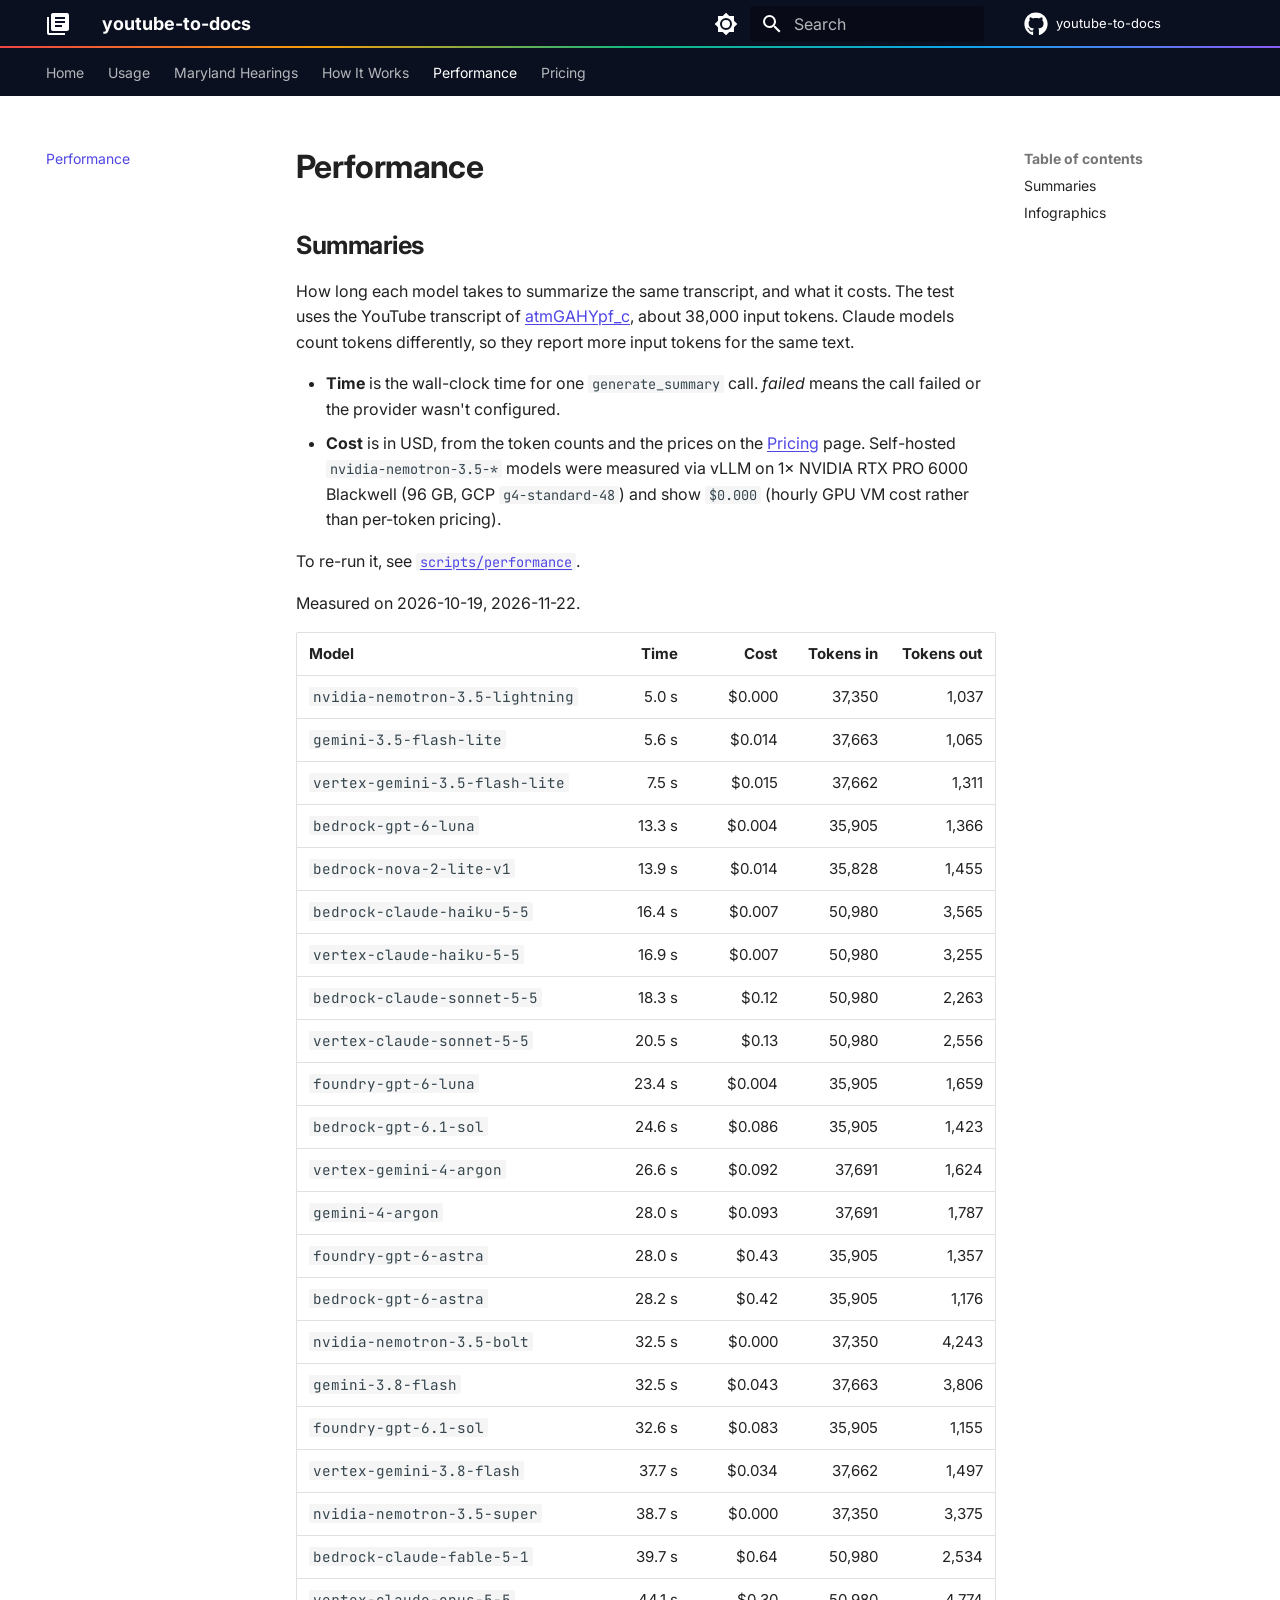
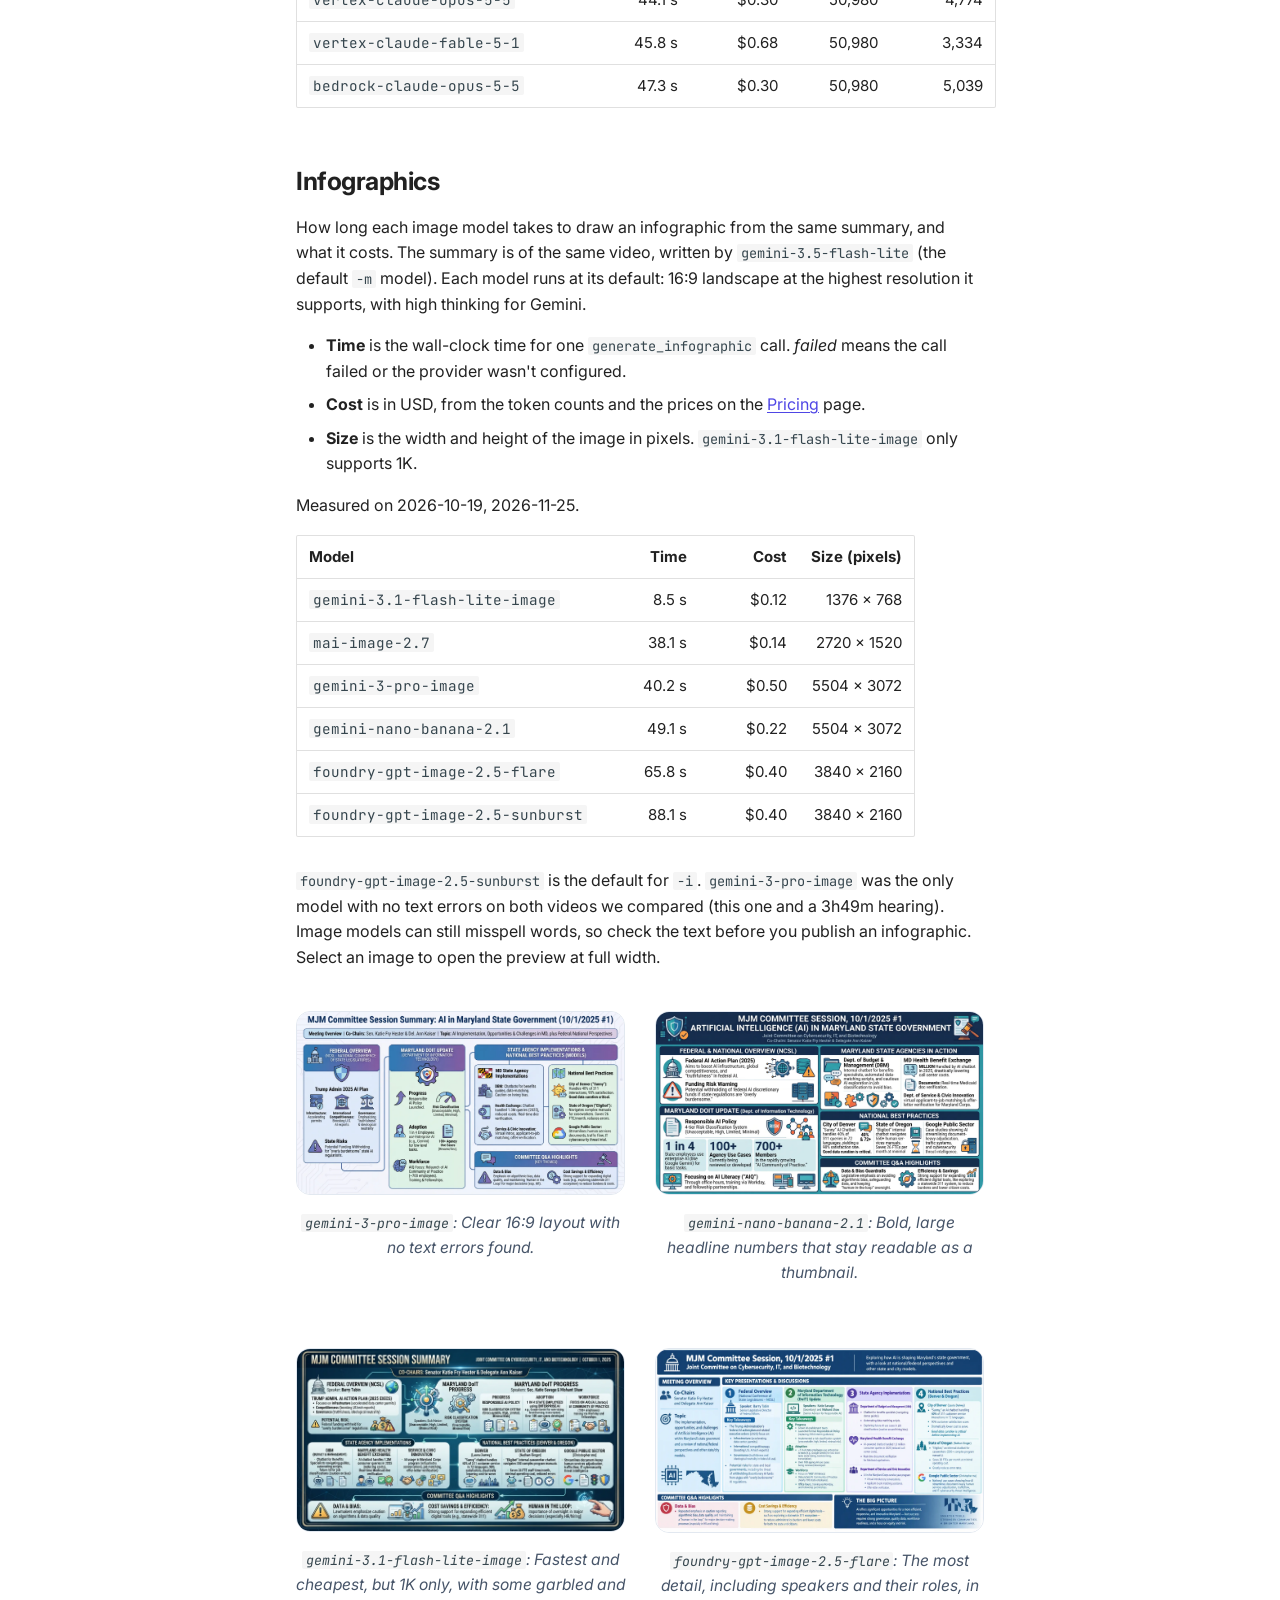
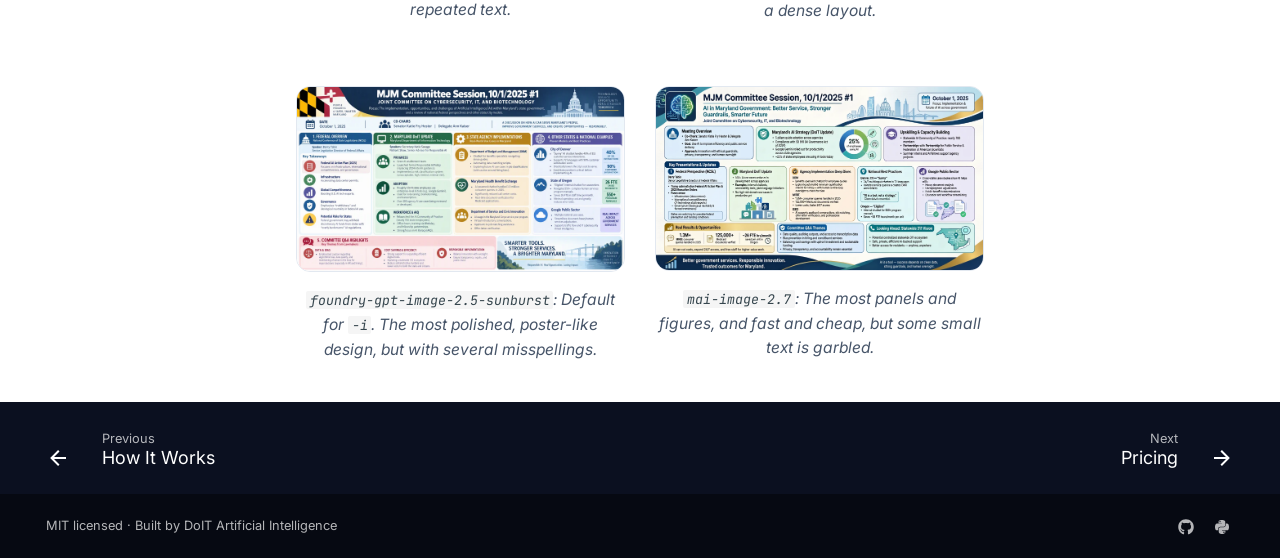
<file: performance/index.html>
<!doctype html>
<html lang="en" class="no-js">
  <head>
    
      <meta charset="utf-8">
      <meta name="viewport" content="width=device-width,initial-scale=1">
      
        <meta name="description" content="Turn any YouTube video, playlist or channel into transcripts, summaries, Q&A, infographics, audio and WCAG 2.1 AA captions with one command.">
      
      
      
        <link rel="canonical" href="https://DoIT-Artificial-Intelligence.github.io/youtube-to-docs/performance/">
      
      
        <link rel="prev" href="../how-this-works/">
      
      
        <link rel="next" href="../pricing/">
      
      
        
      
      
      <link rel="icon" href="../assets/logo.png">
      <meta name="generator" content="mkdocs-1.6.1, mkdocs-material-9.7.7">
    
    
      
        <title>Performance - youtube-to-docs</title>
      
    
    
      <link rel="stylesheet" href="../assets/stylesheets/main.ec1eaa64.min.css">
      
        
        <link rel="stylesheet" href="../assets/stylesheets/palette.ab4e12ef.min.css">
      
      


    
    
      
    
    
      
        
        
        <link rel="preconnect" href="https://fonts.gstatic.com" crossorigin>
        <link rel="stylesheet" href="https://fonts.googleapis.com/css?family=Inter:300,300i,400,400i,700,700i%7CJetBrains+Mono:400,400i,700,700i&display=fallback">
        <style>:root{--md-text-font:"Inter";--md-code-font:"JetBrains Mono"}</style>
      
    
    
      <link rel="stylesheet" href="../stylesheets/extra.css">
    
    <script>__md_scope=new URL("..",location),__md_hash=e=>[...e].reduce(((e,_)=>(e<<5)-e+_.charCodeAt(0)),0),__md_get=(e,_=localStorage,t=__md_scope)=>JSON.parse(_.getItem(t.pathname+"."+e)),__md_set=(e,_,t=localStorage,a=__md_scope)=>{try{t.setItem(a.pathname+"."+e,JSON.stringify(_))}catch(e){}}</script>
    
      

    
    
  </head>
  
  
    
    
      
    
    
    
    
    <body dir="ltr" data-md-color-scheme="default" data-md-color-primary="custom" data-md-color-accent="custom">
  
    
    <input class="md-toggle" data-md-toggle="drawer" type="checkbox" id="__drawer" autocomplete="off">
    <input class="md-toggle" data-md-toggle="search" type="checkbox" id="__search" autocomplete="off">
    <label class="md-overlay" for="__drawer"></label>
    <div data-md-component="skip">
      
        
        <a href="#performance" class="md-skip">
          Skip to content
        </a>
      
    </div>
    <div data-md-component="announce">
      
    </div>
    
    
      

<header class="md-header" data-md-component="header">
  <nav class="md-header__inner md-grid" aria-label="Header">
    <a href=".." title="youtube-to-docs" class="md-header__button md-logo" aria-label="youtube-to-docs" data-md-component="logo">
      
  
  <svg xmlns="http://www.w3.org/2000/svg" viewBox="0 0 24 24"><path d="M16 15H9v-2h7m3-2H9V9h10m0-2H9V5h10m2-4H7c-1.11 0-2 .89-2 2v14a2 2 0 0 0 2 2h14c1.11 0 2-.89 2-2V3a2 2 0 0 0-2-2M3 5v16h16v2H3a2 2 0 0 1-2-2V5z"/></svg>

    </a>
    <label class="md-header__button md-icon" for="__drawer">
      
      <svg xmlns="http://www.w3.org/2000/svg" viewBox="0 0 24 24"><path d="M3 6h18v2H3zm0 5h18v2H3zm0 5h18v2H3z"/></svg>
    </label>
    <div class="md-header__title" data-md-component="header-title">
      <div class="md-header__ellipsis">
        <div class="md-header__topic">
          <span class="md-ellipsis">
            youtube-to-docs
          </span>
        </div>
        <div class="md-header__topic" data-md-component="header-topic">
          <span class="md-ellipsis">
            
              Performance
            
          </span>
        </div>
      </div>
    </div>
    
      
        <form class="md-header__option" data-md-component="palette">
  
    
    
    
    <input class="md-option" data-md-color-media="(prefers-color-scheme: light)" data-md-color-scheme="default" data-md-color-primary="custom" data-md-color-accent="custom"  aria-label="Switch to dark mode"  type="radio" name="__palette" id="__palette_0">
    
      <label class="md-header__button md-icon" title="Switch to dark mode" for="__palette_1" hidden>
        <svg xmlns="http://www.w3.org/2000/svg" viewBox="0 0 24 24"><path d="M12 8a4 4 0 0 0-4 4 4 4 0 0 0 4 4 4 4 0 0 0 4-4 4 4 0 0 0-4-4m0 10a6 6 0 0 1-6-6 6 6 0 0 1 6-6 6 6 0 0 1 6 6 6 6 0 0 1-6 6m8-9.31V4h-4.69L12 .69 8.69 4H4v4.69L.69 12 4 15.31V20h4.69L12 23.31 15.31 20H20v-4.69L23.31 12z"/></svg>
      </label>
    
  
    
    
    
    <input class="md-option" data-md-color-media="(prefers-color-scheme: dark)" data-md-color-scheme="slate" data-md-color-primary="custom" data-md-color-accent="custom"  aria-label="Switch to light mode"  type="radio" name="__palette" id="__palette_1">
    
      <label class="md-header__button md-icon" title="Switch to light mode" for="__palette_0" hidden>
        <svg xmlns="http://www.w3.org/2000/svg" viewBox="0 0 24 24"><path d="M12 18c-.89 0-1.74-.2-2.5-.55C11.56 16.5 13 14.42 13 12s-1.44-4.5-3.5-5.45C10.26 6.2 11.11 6 12 6a6 6 0 0 1 6 6 6 6 0 0 1-6 6m8-9.31V4h-4.69L12 .69 8.69 4H4v4.69L.69 12 4 15.31V20h4.69L12 23.31 15.31 20H20v-4.69L23.31 12z"/></svg>
      </label>
    
  
</form>
      
    
    
      <script>var palette=__md_get("__palette");if(palette&&palette.color){if("(prefers-color-scheme)"===palette.color.media){var media=matchMedia("(prefers-color-scheme: light)"),input=document.querySelector(media.matches?"[data-md-color-media='(prefers-color-scheme: light)']":"[data-md-color-media='(prefers-color-scheme: dark)']");palette.color.media=input.getAttribute("data-md-color-media"),palette.color.scheme=input.getAttribute("data-md-color-scheme"),palette.color.primary=input.getAttribute("data-md-color-primary"),palette.color.accent=input.getAttribute("data-md-color-accent")}for(var[key,value]of Object.entries(palette.color))document.body.setAttribute("data-md-color-"+key,value)}</script>
    
    
    
      
      
        <label class="md-header__button md-icon" for="__search">
          
          <svg xmlns="http://www.w3.org/2000/svg" viewBox="0 0 24 24"><path d="M9.5 3A6.5 6.5 0 0 1 16 9.5c0 1.61-.59 3.09-1.56 4.23l.27.27h.79l5 5-1.5 1.5-5-5v-.79l-.27-.27A6.52 6.52 0 0 1 9.5 16 6.5 6.5 0 0 1 3 9.5 6.5 6.5 0 0 1 9.5 3m0 2C7 5 5 7 5 9.5S7 14 9.5 14 14 12 14 9.5 12 5 9.5 5"/></svg>
        </label>
        <div class="md-search" data-md-component="search" role="dialog">
  <label class="md-search__overlay" for="__search"></label>
  <div class="md-search__inner" role="search">
    <form class="md-search__form" name="search">
      <input type="text" class="md-search__input" name="query" aria-label="Search" placeholder="Search" autocapitalize="off" autocorrect="off" autocomplete="off" spellcheck="false" data-md-component="search-query" required>
      <label class="md-search__icon md-icon" for="__search">
        
        <svg xmlns="http://www.w3.org/2000/svg" viewBox="0 0 24 24"><path d="M9.5 3A6.5 6.5 0 0 1 16 9.5c0 1.61-.59 3.09-1.56 4.23l.27.27h.79l5 5-1.5 1.5-5-5v-.79l-.27-.27A6.52 6.52 0 0 1 9.5 16 6.5 6.5 0 0 1 3 9.5 6.5 6.5 0 0 1 9.5 3m0 2C7 5 5 7 5 9.5S7 14 9.5 14 14 12 14 9.5 12 5 9.5 5"/></svg>
        
        <svg xmlns="http://www.w3.org/2000/svg" viewBox="0 0 24 24"><path d="M20 11v2H8l5.5 5.5-1.42 1.42L4.16 12l7.92-7.92L13.5 5.5 8 11z"/></svg>
      </label>
      <nav class="md-search__options" aria-label="Search">
        
        <button type="reset" class="md-search__icon md-icon" title="Clear" aria-label="Clear" tabindex="-1">
          
          <svg xmlns="http://www.w3.org/2000/svg" viewBox="0 0 24 24"><path d="M19 6.41 17.59 5 12 10.59 6.41 5 5 6.41 10.59 12 5 17.59 6.41 19 12 13.41 17.59 19 19 17.59 13.41 12z"/></svg>
        </button>
      </nav>
      
    </form>
    <div class="md-search__output">
      <div class="md-search__scrollwrap" tabindex="0" data-md-scrollfix>
        <div class="md-search-result" data-md-component="search-result">
          <div class="md-search-result__meta">
            Initializing search
          </div>
          <ol class="md-search-result__list" role="presentation"></ol>
        </div>
      </div>
    </div>
  </div>
</div>
      
    
    
      <div class="md-header__source">
        <a href="https://github.com/DoIT-Artificial-Intelligence/youtube-to-docs" title="Go to repository" class="md-source" data-md-component="source">
  <div class="md-source__icon md-icon">
    
    <svg xmlns="http://www.w3.org/2000/svg" viewBox="0 0 512 512"><!--! Font Awesome Free 7.1.0 by @fontawesome - https://fontawesome.com License - https://fontawesome.com/license/free (Icons: CC BY 4.0, Fonts: SIL OFL 1.1, Code: MIT License) Copyright 2025 Fonticons, Inc.--><path d="M173.9 397.4c0 2-2.3 3.6-5.2 3.6-3.3.3-5.6-1.3-5.6-3.6 0-2 2.3-3.6 5.2-3.6 3-.3 5.6 1.3 5.6 3.6m-31.1-4.5c-.7 2 1.3 4.3 4.3 4.9 2.6 1 5.6 0 6.2-2s-1.3-4.3-4.3-5.2c-2.6-.7-5.5.3-6.2 2.3m44.2-1.7c-2.9.7-4.9 2.6-4.6 4.9.3 2 2.9 3.3 5.9 2.6 2.9-.7 4.9-2.6 4.6-4.6-.3-1.9-3-3.2-5.9-2.9M252.8 8C114.1 8 8 113.3 8 252c0 110.9 69.8 205.8 169.5 239.2 12.8 2.3 17.3-5.6 17.3-12.1 0-6.2-.3-40.4-.3-61.4 0 0-70 15-84.7-29.8 0 0-11.4-29.1-27.8-36.6 0 0-22.9-15.7 1.6-15.4 0 0 24.9 2 38.6 25.8 21.9 38.6 58.6 27.5 72.9 20.9 2.3-16 8.8-27.1 16-33.7-55.9-6.2-112.3-14.3-112.3-110.5 0-27.5 7.6-41.3 23.6-58.9-2.6-6.5-11.1-33.3 2.6-67.9 20.9-6.5 69 27 69 27 20-5.6 41.5-8.5 62.8-8.5s42.8 2.9 62.8 8.5c0 0 48.1-33.6 69-27 13.7 34.7 5.2 61.4 2.6 67.9 16 17.7 25.8 31.5 25.8 58.9 0 96.5-58.9 104.2-114.8 110.5 9.2 7.9 17 22.9 17 46.4 0 33.7-.3 75.4-.3 83.6 0 6.5 4.6 14.4 17.3 12.1C436.2 457.8 504 362.9 504 252 504 113.3 391.5 8 252.8 8M105.2 352.9c-1.3 1-1 3.3.7 5.2 1.6 1.6 3.9 2.3 5.2 1 1.3-1 1-3.3-.7-5.2-1.6-1.6-3.9-2.3-5.2-1m-10.8-8.1c-.7 1.3.3 2.9 2.3 3.9 1.6 1 3.6.7 4.3-.7.7-1.3-.3-2.9-2.3-3.9-2-.6-3.6-.3-4.3.7m32.4 35.6c-1.6 1.3-1 4.3 1.3 6.2 2.3 2.3 5.2 2.6 6.5 1 1.3-1.3.7-4.3-1.3-6.2-2.2-2.3-5.2-2.6-6.5-1m-11.4-14.7c-1.6 1-1.6 3.6 0 5.9s4.3 3.3 5.6 2.3c1.6-1.3 1.6-3.9 0-6.2-1.4-2.3-4-3.3-5.6-2"/></svg>
  </div>
  <div class="md-source__repository">
    youtube-to-docs
  </div>
</a>
      </div>
    
  </nav>
  
</header>
    
    <div class="md-container" data-md-component="container">
      
      
        
          
            
<nav class="md-tabs" aria-label="Tabs" data-md-component="tabs">
  <div class="md-grid">
    <ul class="md-tabs__list">
      
        
  
  
  
  
    <li class="md-tabs__item">
      <a href=".." class="md-tabs__link">
        
  
  
    
  
  Home

      </a>
    </li>
  

      
        
  
  
  
  
    <li class="md-tabs__item">
      <a href="../usage/" class="md-tabs__link">
        
  
  
    
  
  Usage

      </a>
    </li>
  

      
        
  
  
  
  
    <li class="md-tabs__item">
      <a href="../maryland-hearings/" class="md-tabs__link">
        
  
  
    
  
  Maryland Hearings

      </a>
    </li>
  

      
        
  
  
  
  
    <li class="md-tabs__item">
      <a href="../how-this-works/" class="md-tabs__link">
        
  
  
    
  
  How It Works

      </a>
    </li>
  

      
        
  
  
  
    
  
  
    <li class="md-tabs__item md-tabs__item--active">
      <a href="./" class="md-tabs__link">
        
  
  
    
  
  Performance

      </a>
    </li>
  

      
        
  
  
  
  
    <li class="md-tabs__item">
      <a href="../pricing/" class="md-tabs__link">
        
  
  
    
  
  Pricing

      </a>
    </li>
  

      
    </ul>
  </div>
</nav>
          
        
      
      <main class="md-main" data-md-component="main">
        <div class="md-main__inner md-grid">
          
            
              
              <div class="md-sidebar md-sidebar--primary" data-md-component="sidebar" data-md-type="navigation" >
                <div class="md-sidebar__scrollwrap">
                  <div class="md-sidebar__inner">
                    


  


<nav class="md-nav md-nav--primary md-nav--lifted" aria-label="Navigation" data-md-level="0">
  <label class="md-nav__title" for="__drawer">
    <a href=".." title="youtube-to-docs" class="md-nav__button md-logo" aria-label="youtube-to-docs" data-md-component="logo">
      
  
  <svg xmlns="http://www.w3.org/2000/svg" viewBox="0 0 24 24"><path d="M16 15H9v-2h7m3-2H9V9h10m0-2H9V5h10m2-4H7c-1.11 0-2 .89-2 2v14a2 2 0 0 0 2 2h14c1.11 0 2-.89 2-2V3a2 2 0 0 0-2-2M3 5v16h16v2H3a2 2 0 0 1-2-2V5z"/></svg>

    </a>
    youtube-to-docs
  </label>
  
    <div class="md-nav__source">
      <a href="https://github.com/DoIT-Artificial-Intelligence/youtube-to-docs" title="Go to repository" class="md-source" data-md-component="source">
  <div class="md-source__icon md-icon">
    
    <svg xmlns="http://www.w3.org/2000/svg" viewBox="0 0 512 512"><!--! Font Awesome Free 7.1.0 by @fontawesome - https://fontawesome.com License - https://fontawesome.com/license/free (Icons: CC BY 4.0, Fonts: SIL OFL 1.1, Code: MIT License) Copyright 2025 Fonticons, Inc.--><path d="M173.9 397.4c0 2-2.3 3.6-5.2 3.6-3.3.3-5.6-1.3-5.6-3.6 0-2 2.3-3.6 5.2-3.6 3-.3 5.6 1.3 5.6 3.6m-31.1-4.5c-.7 2 1.3 4.3 4.3 4.9 2.6 1 5.6 0 6.2-2s-1.3-4.3-4.3-5.2c-2.6-.7-5.5.3-6.2 2.3m44.2-1.7c-2.9.7-4.9 2.6-4.6 4.9.3 2 2.9 3.3 5.9 2.6 2.9-.7 4.9-2.6 4.6-4.6-.3-1.9-3-3.2-5.9-2.9M252.8 8C114.1 8 8 113.3 8 252c0 110.9 69.8 205.8 169.5 239.2 12.8 2.3 17.3-5.6 17.3-12.1 0-6.2-.3-40.4-.3-61.4 0 0-70 15-84.7-29.8 0 0-11.4-29.1-27.8-36.6 0 0-22.9-15.7 1.6-15.4 0 0 24.9 2 38.6 25.8 21.9 38.6 58.6 27.5 72.9 20.9 2.3-16 8.8-27.1 16-33.7-55.9-6.2-112.3-14.3-112.3-110.5 0-27.5 7.6-41.3 23.6-58.9-2.6-6.5-11.1-33.3 2.6-67.9 20.9-6.5 69 27 69 27 20-5.6 41.5-8.5 62.8-8.5s42.8 2.9 62.8 8.5c0 0 48.1-33.6 69-27 13.7 34.7 5.2 61.4 2.6 67.9 16 17.7 25.8 31.5 25.8 58.9 0 96.5-58.9 104.2-114.8 110.5 9.2 7.9 17 22.9 17 46.4 0 33.7-.3 75.4-.3 83.6 0 6.5 4.6 14.4 17.3 12.1C436.2 457.8 504 362.9 504 252 504 113.3 391.5 8 252.8 8M105.2 352.9c-1.3 1-1 3.3.7 5.2 1.6 1.6 3.9 2.3 5.2 1 1.3-1 1-3.3-.7-5.2-1.6-1.6-3.9-2.3-5.2-1m-10.8-8.1c-.7 1.3.3 2.9 2.3 3.9 1.6 1 3.6.7 4.3-.7.7-1.3-.3-2.9-2.3-3.9-2-.6-3.6-.3-4.3.7m32.4 35.6c-1.6 1.3-1 4.3 1.3 6.2 2.3 2.3 5.2 2.6 6.5 1 1.3-1.3.7-4.3-1.3-6.2-2.2-2.3-5.2-2.6-6.5-1m-11.4-14.7c-1.6 1-1.6 3.6 0 5.9s4.3 3.3 5.6 2.3c1.6-1.3 1.6-3.9 0-6.2-1.4-2.3-4-3.3-5.6-2"/></svg>
  </div>
  <div class="md-source__repository">
    youtube-to-docs
  </div>
</a>
    </div>
  
  <ul class="md-nav__list" data-md-scrollfix>
    
      
      
  
  
  
  
    <li class="md-nav__item">
      <a href=".." class="md-nav__link">
        
  
  
  <span class="md-ellipsis">
    
  
    Home
  

    
  </span>
  
  

      </a>
    </li>
  

    
      
      
  
  
  
  
    <li class="md-nav__item">
      <a href="../usage/" class="md-nav__link">
        
  
  
  <span class="md-ellipsis">
    
  
    Usage
  

    
  </span>
  
  

      </a>
    </li>
  

    
      
      
  
  
  
  
    <li class="md-nav__item">
      <a href="../maryland-hearings/" class="md-nav__link">
        
  
  
  <span class="md-ellipsis">
    
  
    Maryland Hearings
  

    
  </span>
  
  

      </a>
    </li>
  

    
      
      
  
  
  
  
    <li class="md-nav__item">
      <a href="../how-this-works/" class="md-nav__link">
        
  
  
  <span class="md-ellipsis">
    
  
    How It Works
  

    
  </span>
  
  

      </a>
    </li>
  

    
      
      
  
  
    
  
  
  
    <li class="md-nav__item md-nav__item--active">
      
      <input class="md-nav__toggle md-toggle" type="checkbox" id="__toc">
      
      
        
      
      
        <label class="md-nav__link md-nav__link--active" for="__toc">
          
  
  
  <span class="md-ellipsis">
    
  
    Performance
  

    
  </span>
  
  

          <span class="md-nav__icon md-icon"></span>
        </label>
      
      <a href="./" class="md-nav__link md-nav__link--active">
        
  
  
  <span class="md-ellipsis">
    
  
    Performance
  

    
  </span>
  
  

      </a>
      
        

<nav class="md-nav md-nav--secondary" aria-label="Table of contents">
  
  
  
    
  
  
    <label class="md-nav__title" for="__toc">
      <span class="md-nav__icon md-icon"></span>
      Table of contents
    </label>
    <ul class="md-nav__list" data-md-component="toc" data-md-scrollfix>
      
        <li class="md-nav__item">
  <a href="#summaries" class="md-nav__link">
    <span class="md-ellipsis">
      
        Summaries
      
    </span>
  </a>
  
</li>
      
        <li class="md-nav__item">
  <a href="#infographics" class="md-nav__link">
    <span class="md-ellipsis">
      
        Infographics
      
    </span>
  </a>
  
</li>
      
    </ul>
  
</nav>
      
    </li>
  

    
      
      
  
  
  
  
    <li class="md-nav__item">
      <a href="../pricing/" class="md-nav__link">
        
  
  
  <span class="md-ellipsis">
    
  
    Pricing
  

    
  </span>
  
  

      </a>
    </li>
  

    
  </ul>
</nav>
                  </div>
                </div>
              </div>
            
            
              
              <div class="md-sidebar md-sidebar--secondary" data-md-component="sidebar" data-md-type="toc" >
                <div class="md-sidebar__scrollwrap">
                  <div class="md-sidebar__inner">
                    

<nav class="md-nav md-nav--secondary" aria-label="Table of contents">
  
  
  
    
  
  
    <label class="md-nav__title" for="__toc">
      <span class="md-nav__icon md-icon"></span>
      Table of contents
    </label>
    <ul class="md-nav__list" data-md-component="toc" data-md-scrollfix>
      
        <li class="md-nav__item">
  <a href="#summaries" class="md-nav__link">
    <span class="md-ellipsis">
      
        Summaries
      
    </span>
  </a>
  
</li>
      
        <li class="md-nav__item">
  <a href="#infographics" class="md-nav__link">
    <span class="md-ellipsis">
      
        Infographics
      
    </span>
  </a>
  
</li>
      
    </ul>
  
</nav>
                  </div>
                </div>
              </div>
            
          
          
            <div class="md-content" data-md-component="content">
              
              <article class="md-content__inner md-typeset">
                
                  


  
  


<h1 id="performance">Performance</h1>
<h2 id="summaries">Summaries</h2>
<p>How long each model takes to summarize the same transcript, and what it costs. The test uses the YouTube transcript of <a href="https://www.youtube.com/watch?v=atmGAHYpf_c">atmGAHYpf_c</a>, about 38,000 input tokens. Claude models count tokens differently, so they report more input tokens for the same text.</p>
<ul>
<li><strong>Time</strong> is the wall-clock time for one <code>generate_summary</code> call. <em>failed</em> means the call failed or the provider wasn't configured.</li>
<li><strong>Cost</strong> is in USD, from the token counts and the prices on the <a href="../pricing/">Pricing</a> page. Self-hosted <code>nvidia-nemotron-3.5-*</code> models were measured via vLLM on 1× NVIDIA RTX PRO 6000 Blackwell (96 GB, GCP <code>g4-standard-48</code>) and show <code>$0.000</code> (hourly GPU VM cost rather than per-token pricing).</li>
</ul>
<p>To re-run it, see <a href="https://github.com/DoIT-Artificial-Intelligence/youtube-to-docs/tree/main/scripts/performance"><code>scripts/performance</code></a>.</p>
<div class="ytd-perf">
<p>Measured on 2026-10-19, 2026-11-22.</p>
<table>
<thead>
<tr>
<th style="text-align: left;">Model</th>
<th style="text-align: right;">Time</th>
<th style="text-align: right;">Cost</th>
<th style="text-align: right;">Tokens in</th>
<th style="text-align: right;">Tokens out</th>
</tr>
</thead>
<tbody>
<tr>
<td style="text-align: left;"><code>nvidia-nemotron-3.5-lightning</code></td>
<td style="text-align: right;">5.0 s</td>
<td style="text-align: right;">$0.000</td>
<td style="text-align: right;">37,350</td>
<td style="text-align: right;">1,037</td>
</tr>
<tr>
<td style="text-align: left;"><code>gemini-3.5-flash-lite</code></td>
<td style="text-align: right;">5.6 s</td>
<td style="text-align: right;">$0.014</td>
<td style="text-align: right;">37,663</td>
<td style="text-align: right;">1,065</td>
</tr>
<tr>
<td style="text-align: left;"><code>vertex-gemini-3.5-flash-lite</code></td>
<td style="text-align: right;">7.5 s</td>
<td style="text-align: right;">$0.015</td>
<td style="text-align: right;">37,662</td>
<td style="text-align: right;">1,311</td>
</tr>
<tr>
<td style="text-align: left;"><code>bedrock-gpt-6-luna</code></td>
<td style="text-align: right;">13.3 s</td>
<td style="text-align: right;">$0.004</td>
<td style="text-align: right;">35,905</td>
<td style="text-align: right;">1,366</td>
</tr>
<tr>
<td style="text-align: left;"><code>bedrock-nova-2-lite-v1</code></td>
<td style="text-align: right;">13.9 s</td>
<td style="text-align: right;">$0.014</td>
<td style="text-align: right;">35,828</td>
<td style="text-align: right;">1,455</td>
</tr>
<tr>
<td style="text-align: left;"><code>bedrock-claude-haiku-5-5</code></td>
<td style="text-align: right;">16.4 s</td>
<td style="text-align: right;">$0.007</td>
<td style="text-align: right;">50,980</td>
<td style="text-align: right;">3,565</td>
</tr>
<tr>
<td style="text-align: left;"><code>vertex-claude-haiku-5-5</code></td>
<td style="text-align: right;">16.9 s</td>
<td style="text-align: right;">$0.007</td>
<td style="text-align: right;">50,980</td>
<td style="text-align: right;">3,255</td>
</tr>
<tr>
<td style="text-align: left;"><code>bedrock-claude-sonnet-5-5</code></td>
<td style="text-align: right;">18.3 s</td>
<td style="text-align: right;">$0.12</td>
<td style="text-align: right;">50,980</td>
<td style="text-align: right;">2,263</td>
</tr>
<tr>
<td style="text-align: left;"><code>vertex-claude-sonnet-5-5</code></td>
<td style="text-align: right;">20.5 s</td>
<td style="text-align: right;">$0.13</td>
<td style="text-align: right;">50,980</td>
<td style="text-align: right;">2,556</td>
</tr>
<tr>
<td style="text-align: left;"><code>foundry-gpt-6-luna</code></td>
<td style="text-align: right;">23.4 s</td>
<td style="text-align: right;">$0.004</td>
<td style="text-align: right;">35,905</td>
<td style="text-align: right;">1,659</td>
</tr>
<tr>
<td style="text-align: left;"><code>bedrock-gpt-6.1-sol</code></td>
<td style="text-align: right;">24.6 s</td>
<td style="text-align: right;">$0.086</td>
<td style="text-align: right;">35,905</td>
<td style="text-align: right;">1,423</td>
</tr>
<tr>
<td style="text-align: left;"><code>vertex-gemini-4-argon</code></td>
<td style="text-align: right;">26.6 s</td>
<td style="text-align: right;">$0.092</td>
<td style="text-align: right;">37,691</td>
<td style="text-align: right;">1,624</td>
</tr>
<tr>
<td style="text-align: left;"><code>gemini-4-argon</code></td>
<td style="text-align: right;">28.0 s</td>
<td style="text-align: right;">$0.093</td>
<td style="text-align: right;">37,691</td>
<td style="text-align: right;">1,787</td>
</tr>
<tr>
<td style="text-align: left;"><code>foundry-gpt-6-astra</code></td>
<td style="text-align: right;">28.0 s</td>
<td style="text-align: right;">$0.43</td>
<td style="text-align: right;">35,905</td>
<td style="text-align: right;">1,357</td>
</tr>
<tr>
<td style="text-align: left;"><code>bedrock-gpt-6-astra</code></td>
<td style="text-align: right;">28.2 s</td>
<td style="text-align: right;">$0.42</td>
<td style="text-align: right;">35,905</td>
<td style="text-align: right;">1,176</td>
</tr>
<tr>
<td style="text-align: left;"><code>nvidia-nemotron-3.5-bolt</code></td>
<td style="text-align: right;">32.5 s</td>
<td style="text-align: right;">$0.000</td>
<td style="text-align: right;">37,350</td>
<td style="text-align: right;">4,243</td>
</tr>
<tr>
<td style="text-align: left;"><code>gemini-3.8-flash</code></td>
<td style="text-align: right;">32.5 s</td>
<td style="text-align: right;">$0.043</td>
<td style="text-align: right;">37,663</td>
<td style="text-align: right;">3,806</td>
</tr>
<tr>
<td style="text-align: left;"><code>foundry-gpt-6.1-sol</code></td>
<td style="text-align: right;">32.6 s</td>
<td style="text-align: right;">$0.083</td>
<td style="text-align: right;">35,905</td>
<td style="text-align: right;">1,155</td>
</tr>
<tr>
<td style="text-align: left;"><code>vertex-gemini-3.8-flash</code></td>
<td style="text-align: right;">37.7 s</td>
<td style="text-align: right;">$0.034</td>
<td style="text-align: right;">37,662</td>
<td style="text-align: right;">1,497</td>
</tr>
<tr>
<td style="text-align: left;"><code>nvidia-nemotron-3.5-super</code></td>
<td style="text-align: right;">38.7 s</td>
<td style="text-align: right;">$0.000</td>
<td style="text-align: right;">37,350</td>
<td style="text-align: right;">3,375</td>
</tr>
<tr>
<td style="text-align: left;"><code>bedrock-claude-fable-5-1</code></td>
<td style="text-align: right;">39.7 s</td>
<td style="text-align: right;">$0.64</td>
<td style="text-align: right;">50,980</td>
<td style="text-align: right;">2,534</td>
</tr>
<tr>
<td style="text-align: left;"><code>vertex-claude-opus-5-5</code></td>
<td style="text-align: right;">44.1 s</td>
<td style="text-align: right;">$0.30</td>
<td style="text-align: right;">50,980</td>
<td style="text-align: right;">4,774</td>
</tr>
<tr>
<td style="text-align: left;"><code>vertex-claude-fable-5-1</code></td>
<td style="text-align: right;">45.8 s</td>
<td style="text-align: right;">$0.68</td>
<td style="text-align: right;">50,980</td>
<td style="text-align: right;">3,334</td>
</tr>
<tr>
<td style="text-align: left;"><code>bedrock-claude-opus-5-5</code></td>
<td style="text-align: right;">47.3 s</td>
<td style="text-align: right;">$0.30</td>
<td style="text-align: right;">50,980</td>
<td style="text-align: right;">5,039</td>
</tr>
</tbody>
</table>
</div>
<h2 id="infographics">Infographics</h2>
<p>How long each image model takes to draw an infographic from the same summary, and what it costs. The summary is of the same video, written by <code>gemini-3.5-flash-lite</code> (the default <code>-m</code> model). Each model runs at its default: 16:9 landscape at the highest resolution it supports, with high thinking for Gemini.</p>
<ul>
<li><strong>Time</strong> is the wall-clock time for one <code>generate_infographic</code> call. <em>failed</em> means the call failed or the provider wasn't configured.</li>
<li><strong>Cost</strong> is in USD, from the token counts and the prices on the <a href="../pricing/">Pricing</a> page.</li>
<li><strong>Size</strong> is the width and height of the image in pixels. <code>gemini-3.1-flash-lite-image</code> only supports 1K.</li>
</ul>
<div class="ytd-perf">
<p>Measured on 2026-10-19, 2026-11-25.</p>
<table>
<thead>
<tr>
<th style="text-align: left;">Model</th>
<th style="text-align: right;">Time</th>
<th style="text-align: right;">Cost</th>
<th style="text-align: right;">Size (pixels)</th>
</tr>
</thead>
<tbody>
<tr>
<td style="text-align: left;"><code>gemini-3.1-flash-lite-image</code></td>
<td style="text-align: right;">8.5 s</td>
<td style="text-align: right;">$0.12</td>
<td style="text-align: right;">1376 × 768</td>
</tr>
<tr>
<td style="text-align: left;"><code>mai-image-2.7</code></td>
<td style="text-align: right;">38.1 s</td>
<td style="text-align: right;">$0.14</td>
<td style="text-align: right;">2720 × 1520</td>
</tr>
<tr>
<td style="text-align: left;"><code>gemini-3-pro-image</code></td>
<td style="text-align: right;">40.2 s</td>
<td style="text-align: right;">$0.50</td>
<td style="text-align: right;">5504 × 3072</td>
</tr>
<tr>
<td style="text-align: left;"><code>gemini-nano-banana-2.1</code></td>
<td style="text-align: right;">49.1 s</td>
<td style="text-align: right;">$0.22</td>
<td style="text-align: right;">5504 × 3072</td>
</tr>
<tr>
<td style="text-align: left;"><code>foundry-gpt-image-2.5-flare</code></td>
<td style="text-align: right;">65.8 s</td>
<td style="text-align: right;">$0.40</td>
<td style="text-align: right;">3840 × 2160</td>
</tr>
<tr>
<td style="text-align: left;"><code>foundry-gpt-image-2.5-sunburst</code></td>
<td style="text-align: right;">88.1 s</td>
<td style="text-align: right;">$0.40</td>
<td style="text-align: right;">3840 × 2160</td>
</tr>
</tbody>
</table>
</div>
<p><code>foundry-gpt-image-2.5-sunburst</code> is the default for <code>-i</code>. <code>gemini-3-pro-image</code> was the only model with no text errors on both videos we compared (this one and a 3h49m hearing). Image models can still misspell words, so check the text before you publish an infographic. Select an image to open the preview at full width.</p>
<div class="ytd-gallery">
<figure>
<p><a href="../assets/infographics/gemini-3-pro-image.webp"><img src="../assets/infographics/gemini-3-pro-image.webp" alt="Infographic titled MJM Committee Session Summary: AI in Maryland State Government (10/1/2025 #1), naming co-chairs Senator Katie Fry Hester and Delegate Ann Kaiser. Panels cover the federal overview from NCSL, a Maryland DoIT update (responsible AI policy, 1 in 4 employees using enterprise AI, 100+ agency use cases), state agency chatbots, national best practices from Denver, Oregon and Google Public Sector, and committee Q&A themes on data, bias and cost savings." loading="lazy" /></a></p>
<figcaption><code>gemini-3-pro-image</code>: Clear 16:9 layout with no text errors found.</figcaption>
</figure>
<figure>
<p><a href="../assets/infographics/gemini-nano-banana-2.1.webp"><img src="../assets/infographics/gemini-nano-banana-2.1.webp" alt="Infographic titled MJM Committee Session, 10/1/2025 #1: Artificial Intelligence (AI) in Maryland State Government, on a dark teal background. Large figures read 1 in 4 state employees using enterprise AI, 100+ agency use cases and 700+ community of practice members, alongside panels on the federal AI action plan, Maryland agencies, national best practices and committee Q&A." loading="lazy" /></a></p>
<figcaption><code>gemini-nano-banana-2.1</code>: Bold, large headline numbers that stay readable as a thumbnail.</figcaption>
</figure>
<figure>
<p><a href="../assets/infographics/gemini-3.1-flash-lite-image.webp"><img src="../assets/infographics/gemini-3.1-flash-lite-image.webp" alt="Infographic titled MJM Committee Session Summary, styled as a dark blue dashboard, covering the federal overview, Maryland DoIT progress, state agency implementations, national best practices and committee Q&A. Some labels are garbled and the risk classification panel is repeated." loading="lazy" /></a></p>
<figcaption><code>gemini-3.1-flash-lite-image</code>: Fastest and cheapest, but 1K only, with some garbled and repeated text.</figcaption>
</figure>
<figure>
<p><a href="../assets/infographics/foundry-gpt-image-2.5-flare.webp"><img src="../assets/infographics/foundry-gpt-image-2.5-flare.webp" alt="Infographic titled MJM Committee Session, 10/1/2025 #1, Joint Committee on Cybersecurity, IT, and Biotechnology. Four numbered columns list key takeaways from the federal overview, the Maryland DoIT update, state agency implementations and national best practices, naming each speaker, with committee Q&A highlights and a Big Picture panel along the bottom." loading="lazy" /></a></p>
<figcaption><code>foundry-gpt-image-2.5-flare</code>: The most detail, including speakers and their roles, in a dense layout.</figcaption>
</figure>
<figure>
<p><a href="../assets/infographics/foundry-gpt-image-2.5-sunburst.webp"><img src="../assets/infographics/foundry-gpt-image-2.5-sunburst.webp" alt="Infographic titled MJM Committee Session, 10/1/2025 #1, with a Maryland flag and State House banner. Colored columns cover the federal overview, Maryland DoIT update, state agency implementations and other states' examples, with call-out figures such as 40% of 311 interactions, 90% customer satisfaction and 26 FTE saved per month, and a closing panel reading Smarter tools. Stronger services. A brighter Maryland." loading="lazy" /></a></p>
<figcaption><code>foundry-gpt-image-2.5-sunburst</code>: Default for <code>-i</code>. The most polished, poster-like design, but with several misspellings.</figcaption>
</figure>
<figure>
<p><a href="../assets/infographics/mai-image-2.7.webp"><img src="../assets/infographics/mai-image-2.7.webp" alt="Infographic titled MJM Committee Session, 10/1/2025 #1: AI in Maryland Government: Better Service, Stronger Guardrails, Smarter Future. Panels cover the meeting overview, Maryland's AI strategy with 25% of employees using AI, upskilling, the federal perspective from NCSL, agency deep dives (DBM, MHBE, DSCI), national best practices from Denver and Oregon, Google Public Sector, results such as 1.3M+ MHBE queries and 125,000+ Medicaid documents verified, committee Q&amp;A themes and a statewide 311 vision." loading="lazy" /></a></p>
<figcaption><code>mai-image-2.7</code>: The most panels and figures, and fast and cheap, but some small text is garbled.</figcaption>
</figure>
</div>












                
              </article>
            </div>
          
          
  <script>var tabs=__md_get("__tabs");if(Array.isArray(tabs))e:for(var set of document.querySelectorAll(".tabbed-set")){var labels=set.querySelector(".tabbed-labels");for(var tab of tabs)for(var label of labels.getElementsByTagName("label"))if(label.innerText.trim()===tab){var input=document.getElementById(label.htmlFor);input.checked=!0;continue e}}</script>

<script>var target=document.getElementById(location.hash.slice(1));target&&target.name&&(target.checked=target.name.startsWith("__tabbed_"))</script>
        </div>
        
          <button type="button" class="md-top md-icon" data-md-component="top" hidden>
  
  <svg xmlns="http://www.w3.org/2000/svg" viewBox="0 0 24 24"><path d="M13 20h-2V8l-5.5 5.5-1.42-1.42L12 4.16l7.92 7.92-1.42 1.42L13 8z"/></svg>
  Back to top
</button>
        
      </main>
      
        <footer class="md-footer">
  
    
      
      <nav class="md-footer__inner md-grid" aria-label="Footer" >
        
          
          <a href="../how-this-works/" class="md-footer__link md-footer__link--prev" aria-label="Previous: How It Works">
            <div class="md-footer__button md-icon">
              
              <svg xmlns="http://www.w3.org/2000/svg" viewBox="0 0 24 24"><path d="M20 11v2H8l5.5 5.5-1.42 1.42L4.16 12l7.92-7.92L13.5 5.5 8 11z"/></svg>
            </div>
            <div class="md-footer__title">
              <span class="md-footer__direction">
                Previous
              </span>
              <div class="md-ellipsis">
                How It Works
              </div>
            </div>
          </a>
        
        
          
          <a href="../pricing/" class="md-footer__link md-footer__link--next" aria-label="Next: Pricing">
            <div class="md-footer__title">
              <span class="md-footer__direction">
                Next
              </span>
              <div class="md-ellipsis">
                Pricing
              </div>
            </div>
            <div class="md-footer__button md-icon">
              
              <svg xmlns="http://www.w3.org/2000/svg" viewBox="0 0 24 24"><path d="M4 11v2h12l-5.5 5.5 1.42 1.42L19.84 12l-7.92-7.92L10.5 5.5 16 11z"/></svg>
            </div>
          </a>
        
      </nav>
    
  
  <div class="md-footer-meta md-typeset">
    <div class="md-footer-meta__inner md-grid">
      <div class="md-copyright">
  
    <div class="md-copyright__highlight">
      MIT licensed &middot; Built by DoIT Artificial Intelligence
    </div>
  
  
</div>
      
        
<div class="md-social">
  
    
    
    
    
    <a href="https://github.com/DoIT-Artificial-Intelligence/youtube-to-docs" target="_blank" rel="noopener" title="GitHub" class="md-social__link">
      <svg xmlns="http://www.w3.org/2000/svg" viewBox="0 0 512 512"><!--! Font Awesome Free 7.1.0 by @fontawesome - https://fontawesome.com License - https://fontawesome.com/license/free (Icons: CC BY 4.0, Fonts: SIL OFL 1.1, Code: MIT License) Copyright 2025 Fonticons, Inc.--><path d="M173.9 397.4c0 2-2.3 3.6-5.2 3.6-3.3.3-5.6-1.3-5.6-3.6 0-2 2.3-3.6 5.2-3.6 3-.3 5.6 1.3 5.6 3.6m-31.1-4.5c-.7 2 1.3 4.3 4.3 4.9 2.6 1 5.6 0 6.2-2s-1.3-4.3-4.3-5.2c-2.6-.7-5.5.3-6.2 2.3m44.2-1.7c-2.9.7-4.9 2.6-4.6 4.9.3 2 2.9 3.3 5.9 2.6 2.9-.7 4.9-2.6 4.6-4.6-.3-1.9-3-3.2-5.9-2.9M252.8 8C114.1 8 8 113.3 8 252c0 110.9 69.8 205.8 169.5 239.2 12.8 2.3 17.3-5.6 17.3-12.1 0-6.2-.3-40.4-.3-61.4 0 0-70 15-84.7-29.8 0 0-11.4-29.1-27.8-36.6 0 0-22.9-15.7 1.6-15.4 0 0 24.9 2 38.6 25.8 21.9 38.6 58.6 27.5 72.9 20.9 2.3-16 8.8-27.1 16-33.7-55.9-6.2-112.3-14.3-112.3-110.5 0-27.5 7.6-41.3 23.6-58.9-2.6-6.5-11.1-33.3 2.6-67.9 20.9-6.5 69 27 69 27 20-5.6 41.5-8.5 62.8-8.5s42.8 2.9 62.8 8.5c0 0 48.1-33.6 69-27 13.7 34.7 5.2 61.4 2.6 67.9 16 17.7 25.8 31.5 25.8 58.9 0 96.5-58.9 104.2-114.8 110.5 9.2 7.9 17 22.9 17 46.4 0 33.7-.3 75.4-.3 83.6 0 6.5 4.6 14.4 17.3 12.1C436.2 457.8 504 362.9 504 252 504 113.3 391.5 8 252.8 8M105.2 352.9c-1.3 1-1 3.3.7 5.2 1.6 1.6 3.9 2.3 5.2 1 1.3-1 1-3.3-.7-5.2-1.6-1.6-3.9-2.3-5.2-1m-10.8-8.1c-.7 1.3.3 2.9 2.3 3.9 1.6 1 3.6.7 4.3-.7.7-1.3-.3-2.9-2.3-3.9-2-.6-3.6-.3-4.3.7m32.4 35.6c-1.6 1.3-1 4.3 1.3 6.2 2.3 2.3 5.2 2.6 6.5 1 1.3-1.3.7-4.3-1.3-6.2-2.2-2.3-5.2-2.6-6.5-1m-11.4-14.7c-1.6 1-1.6 3.6 0 5.9s4.3 3.3 5.6 2.3c1.6-1.3 1.6-3.9 0-6.2-1.4-2.3-4-3.3-5.6-2"/></svg>
    </a>
  
    
    
    
    
    <a href="https://pypi.org/project/youtube-to-docs/" target="_blank" rel="noopener" title="PyPI" class="md-social__link">
      <svg xmlns="http://www.w3.org/2000/svg" viewBox="0 0 448 512"><!--! Font Awesome Free 7.1.0 by @fontawesome - https://fontawesome.com License - https://fontawesome.com/license/free (Icons: CC BY 4.0, Fonts: SIL OFL 1.1, Code: MIT License) Copyright 2025 Fonticons, Inc.--><path d="M439.8 200.5c-7.7-30.9-22.3-54.2-53.4-54.2h-40.1v47.4c0 36.8-31.2 67.8-66.8 67.8H172.7c-29.2 0-53.4 25-53.4 54.3v101.8c0 29 25.2 46 53.4 54.3 33.8 9.9 66.3 11.7 106.8 0 26.9-7.8 53.4-23.5 53.4-54.3v-40.7H226.2v-13.6h160.2c31.1 0 42.6-21.7 53.4-54.2 11.2-33.5 10.7-65.7 0-108.6M286.2 444.7a20.4 20.4 0 1 1 0-40.7 20.4 20.4 0 1 1 0 40.7M167.8 248.1h106.8c29.7 0 53.4-24.5 53.4-54.3V91.9c0-29-24.4-50.7-53.4-55.6-35.8-5.9-74.7-5.6-106.8.1-45.2 8-53.4 24.7-53.4 55.6v40.7h106.9v13.6h-147c-31.1 0-58.3 18.7-66.8 54.2-9.8 40.7-10.2 66.1 0 108.6 7.6 31.6 25.7 54.2 56.8 54.2H101v-48.8c0-35.3 30.5-66.4 66.8-66.4m-6.6-183.4a20.4 20.4 0 1 1 0 40.8 20.4 20.4 0 1 1 0-40.8"/></svg>
    </a>
  
</div>
      
    </div>
  </div>
</footer>
      
    </div>
    <div class="md-dialog" data-md-component="dialog">
      <div class="md-dialog__inner md-typeset"></div>
    </div>
    
    
    
      
      
      <script id="__config" type="application/json">{"annotate": null, "base": "..", "features": ["content.code.copy", "content.tabs.link", "navigation.tabs", "navigation.sections", "navigation.top", "navigation.footer", "search.highlight"], "search": "../assets/javascripts/workers/search.2c215733.min.js", "tags": null, "translations": {"clipboard.copied": "Copied to clipboard", "clipboard.copy": "Copy to clipboard", "search.result.more.one": "1 more on this page", "search.result.more.other": "# more on this page", "search.result.none": "No matching documents", "search.result.one": "1 matching document", "search.result.other": "# matching documents", "search.result.placeholder": "Type to start searching", "search.result.term.missing": "Missing", "select.version": "Select version"}, "version": null}</script>
    
    
      <script src="../assets/javascripts/bundle.d7400e89.min.js"></script>
      
        <script src="../javascripts/pricing.js"></script>
      
        <script src="../javascripts/a11y.js"></script>
      
    
  </body>
</html>
</file>
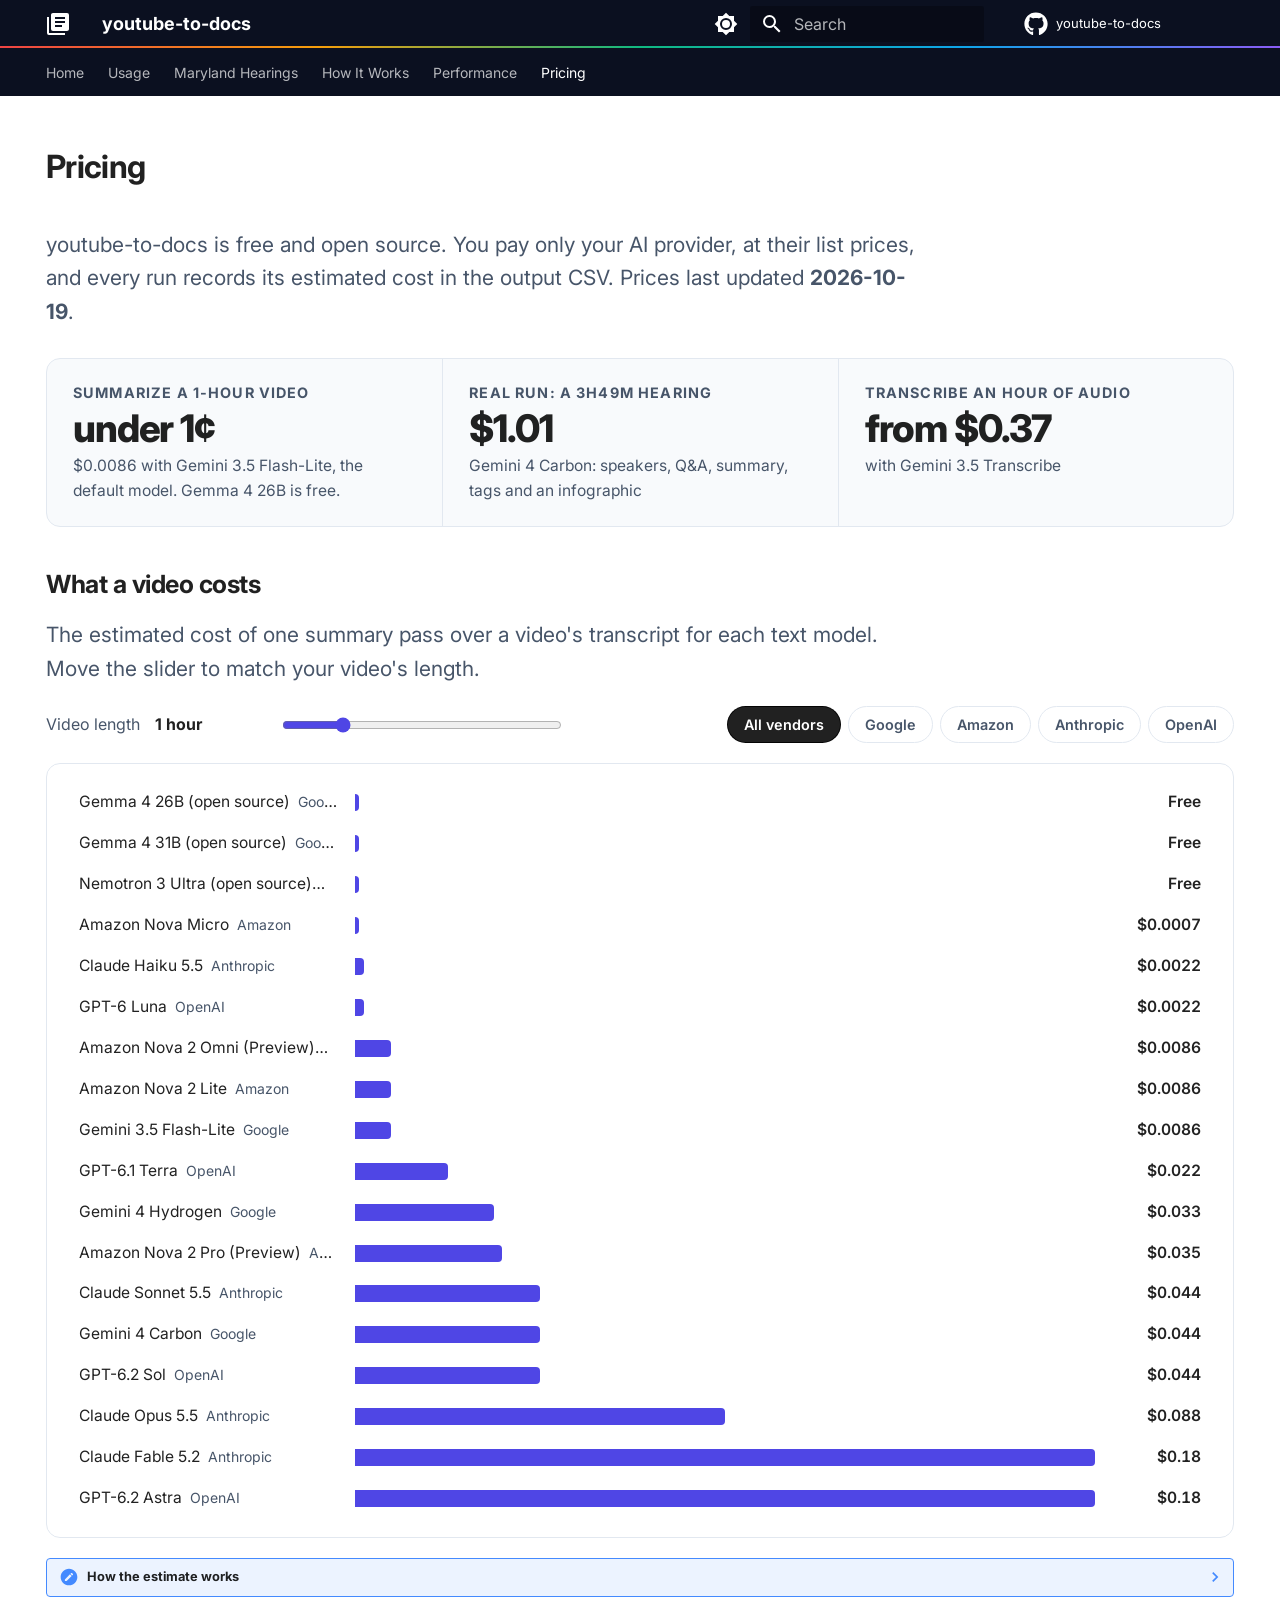
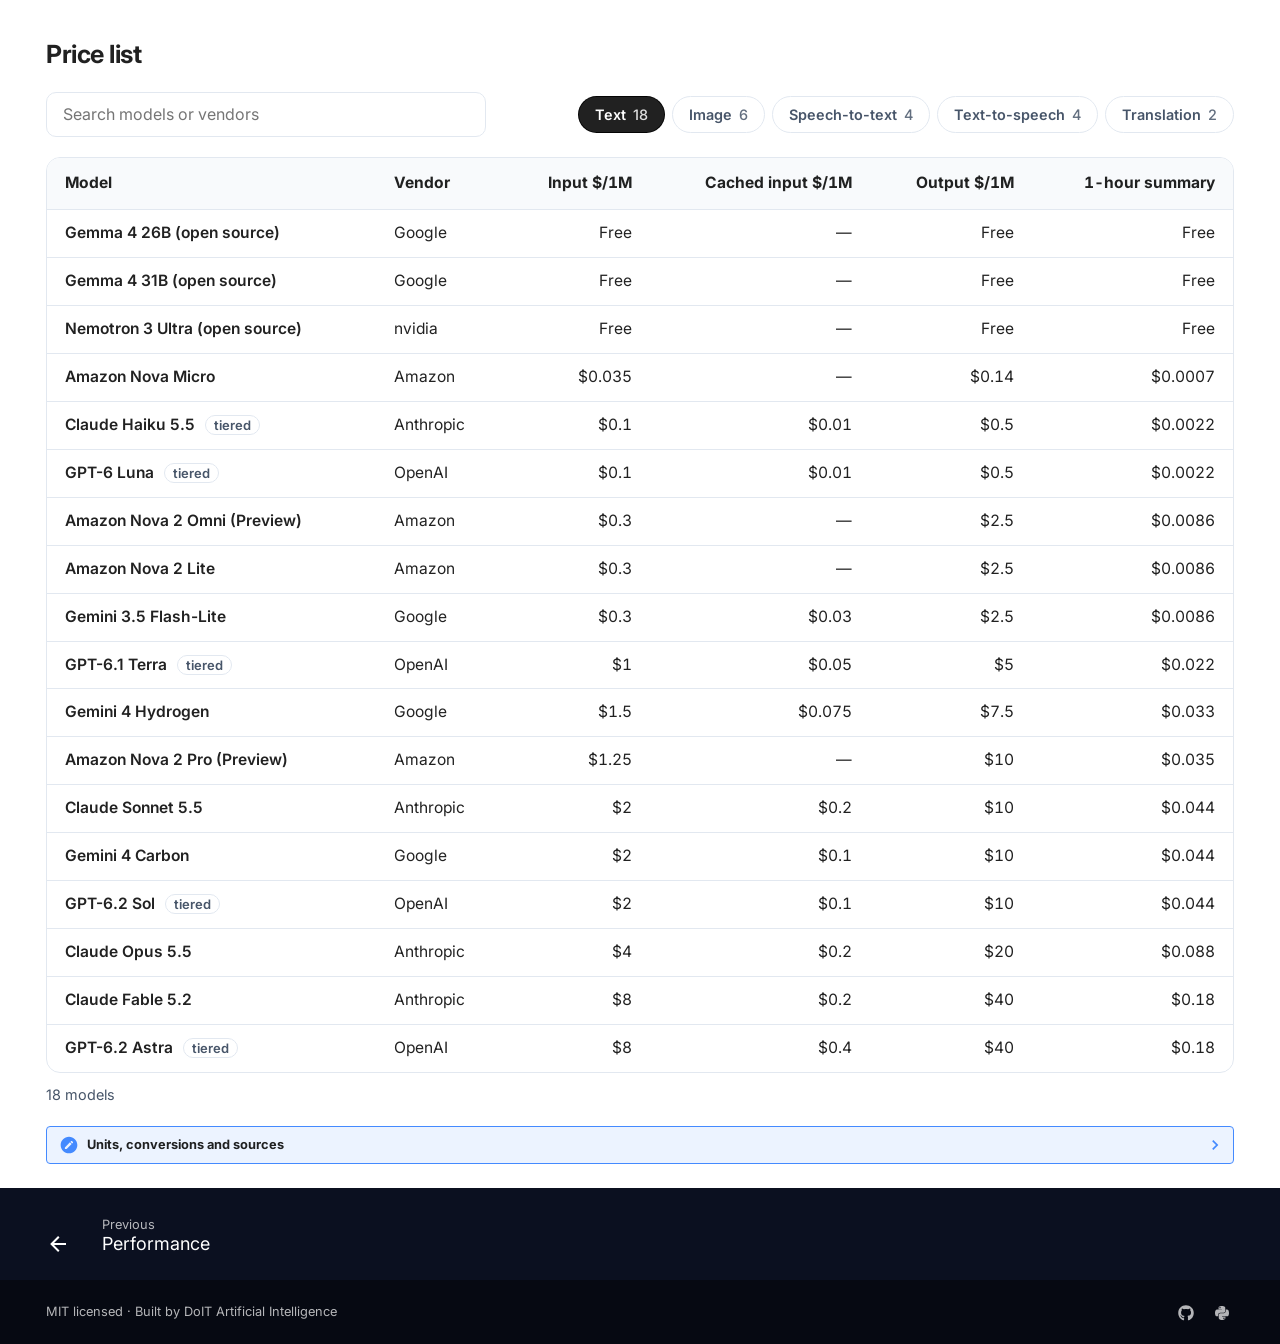
<file: pricing/index.html>
<!doctype html>
<html lang="en" class="no-js">
  <head>
    
      <meta charset="utf-8">
      <meta name="viewport" content="width=device-width,initial-scale=1">
      
        <meta name="description" content="What it costs to turn a YouTube video into documents with each AI model, plus the full price list for text, image, speech and translation models.">
      
      
      
        <link rel="canonical" href="https://DoIT-Artificial-Intelligence.github.io/youtube-to-docs/pricing/">
      
      
        <link rel="prev" href="../performance/">
      
      
      
        
      
      
      <link rel="icon" href="../assets/logo.png">
      <meta name="generator" content="mkdocs-1.6.1, mkdocs-material-9.7.7">
    
    
      
        <title>Pricing - youtube-to-docs</title>
      
    
    
      <link rel="stylesheet" href="../assets/stylesheets/main.ec1eaa64.min.css">
      
        
        <link rel="stylesheet" href="../assets/stylesheets/palette.ab4e12ef.min.css">
      
      


    
    
      
    
    
      
        
        
        <link rel="preconnect" href="https://fonts.gstatic.com" crossorigin>
        <link rel="stylesheet" href="https://fonts.googleapis.com/css?family=Inter:300,300i,400,400i,700,700i%7CJetBrains+Mono:400,400i,700,700i&display=fallback">
        <style>:root{--md-text-font:"Inter";--md-code-font:"JetBrains Mono"}</style>
      
    
    
      <link rel="stylesheet" href="../stylesheets/extra.css">
    
    <script>__md_scope=new URL("..",location),__md_hash=e=>[...e].reduce(((e,_)=>(e<<5)-e+_.charCodeAt(0)),0),__md_get=(e,_=localStorage,t=__md_scope)=>JSON.parse(_.getItem(t.pathname+"."+e)),__md_set=(e,_,t=localStorage,a=__md_scope)=>{try{t.setItem(a.pathname+"."+e,JSON.stringify(_))}catch(e){}}</script>
    
      

    
    
  </head>
  
  
    
    
      
    
    
    
    
    <body dir="ltr" data-md-color-scheme="default" data-md-color-primary="custom" data-md-color-accent="custom">
  
    
    <input class="md-toggle" data-md-toggle="drawer" type="checkbox" id="__drawer" autocomplete="off">
    <input class="md-toggle" data-md-toggle="search" type="checkbox" id="__search" autocomplete="off">
    <label class="md-overlay" for="__drawer"></label>
    <div data-md-component="skip">
      
        
        <a href="#pricing" class="md-skip">
          Skip to content
        </a>
      
    </div>
    <div data-md-component="announce">
      
    </div>
    
    
      

<header class="md-header" data-md-component="header">
  <nav class="md-header__inner md-grid" aria-label="Header">
    <a href=".." title="youtube-to-docs" class="md-header__button md-logo" aria-label="youtube-to-docs" data-md-component="logo">
      
  
  <svg xmlns="http://www.w3.org/2000/svg" viewBox="0 0 24 24"><path d="M16 15H9v-2h7m3-2H9V9h10m0-2H9V5h10m2-4H7c-1.11 0-2 .89-2 2v14a2 2 0 0 0 2 2h14c1.11 0 2-.89 2-2V3a2 2 0 0 0-2-2M3 5v16h16v2H3a2 2 0 0 1-2-2V5z"/></svg>

    </a>
    <label class="md-header__button md-icon" for="__drawer">
      
      <svg xmlns="http://www.w3.org/2000/svg" viewBox="0 0 24 24"><path d="M3 6h18v2H3zm0 5h18v2H3zm0 5h18v2H3z"/></svg>
    </label>
    <div class="md-header__title" data-md-component="header-title">
      <div class="md-header__ellipsis">
        <div class="md-header__topic">
          <span class="md-ellipsis">
            youtube-to-docs
          </span>
        </div>
        <div class="md-header__topic" data-md-component="header-topic">
          <span class="md-ellipsis">
            
              Pricing
            
          </span>
        </div>
      </div>
    </div>
    
      
        <form class="md-header__option" data-md-component="palette">
  
    
    
    
    <input class="md-option" data-md-color-media="(prefers-color-scheme: light)" data-md-color-scheme="default" data-md-color-primary="custom" data-md-color-accent="custom"  aria-label="Switch to dark mode"  type="radio" name="__palette" id="__palette_0">
    
      <label class="md-header__button md-icon" title="Switch to dark mode" for="__palette_1" hidden>
        <svg xmlns="http://www.w3.org/2000/svg" viewBox="0 0 24 24"><path d="M12 8a4 4 0 0 0-4 4 4 4 0 0 0 4 4 4 4 0 0 0 4-4 4 4 0 0 0-4-4m0 10a6 6 0 0 1-6-6 6 6 0 0 1 6-6 6 6 0 0 1 6 6 6 6 0 0 1-6 6m8-9.31V4h-4.69L12 .69 8.69 4H4v4.69L.69 12 4 15.31V20h4.69L12 23.31 15.31 20H20v-4.69L23.31 12z"/></svg>
      </label>
    
  
    
    
    
    <input class="md-option" data-md-color-media="(prefers-color-scheme: dark)" data-md-color-scheme="slate" data-md-color-primary="custom" data-md-color-accent="custom"  aria-label="Switch to light mode"  type="radio" name="__palette" id="__palette_1">
    
      <label class="md-header__button md-icon" title="Switch to light mode" for="__palette_0" hidden>
        <svg xmlns="http://www.w3.org/2000/svg" viewBox="0 0 24 24"><path d="M12 18c-.89 0-1.74-.2-2.5-.55C11.56 16.5 13 14.42 13 12s-1.44-4.5-3.5-5.45C10.26 6.2 11.11 6 12 6a6 6 0 0 1 6 6 6 6 0 0 1-6 6m8-9.31V4h-4.69L12 .69 8.69 4H4v4.69L.69 12 4 15.31V20h4.69L12 23.31 15.31 20H20v-4.69L23.31 12z"/></svg>
      </label>
    
  
</form>
      
    
    
      <script>var palette=__md_get("__palette");if(palette&&palette.color){if("(prefers-color-scheme)"===palette.color.media){var media=matchMedia("(prefers-color-scheme: light)"),input=document.querySelector(media.matches?"[data-md-color-media='(prefers-color-scheme: light)']":"[data-md-color-media='(prefers-color-scheme: dark)']");palette.color.media=input.getAttribute("data-md-color-media"),palette.color.scheme=input.getAttribute("data-md-color-scheme"),palette.color.primary=input.getAttribute("data-md-color-primary"),palette.color.accent=input.getAttribute("data-md-color-accent")}for(var[key,value]of Object.entries(palette.color))document.body.setAttribute("data-md-color-"+key,value)}</script>
    
    
    
      
      
        <label class="md-header__button md-icon" for="__search">
          
          <svg xmlns="http://www.w3.org/2000/svg" viewBox="0 0 24 24"><path d="M9.5 3A6.5 6.5 0 0 1 16 9.5c0 1.61-.59 3.09-1.56 4.23l.27.27h.79l5 5-1.5 1.5-5-5v-.79l-.27-.27A6.52 6.52 0 0 1 9.5 16 6.5 6.5 0 0 1 3 9.5 6.5 6.5 0 0 1 9.5 3m0 2C7 5 5 7 5 9.5S7 14 9.5 14 14 12 14 9.5 12 5 9.5 5"/></svg>
        </label>
        <div class="md-search" data-md-component="search" role="dialog">
  <label class="md-search__overlay" for="__search"></label>
  <div class="md-search__inner" role="search">
    <form class="md-search__form" name="search">
      <input type="text" class="md-search__input" name="query" aria-label="Search" placeholder="Search" autocapitalize="off" autocorrect="off" autocomplete="off" spellcheck="false" data-md-component="search-query" required>
      <label class="md-search__icon md-icon" for="__search">
        
        <svg xmlns="http://www.w3.org/2000/svg" viewBox="0 0 24 24"><path d="M9.5 3A6.5 6.5 0 0 1 16 9.5c0 1.61-.59 3.09-1.56 4.23l.27.27h.79l5 5-1.5 1.5-5-5v-.79l-.27-.27A6.52 6.52 0 0 1 9.5 16 6.5 6.5 0 0 1 3 9.5 6.5 6.5 0 0 1 9.5 3m0 2C7 5 5 7 5 9.5S7 14 9.5 14 14 12 14 9.5 12 5 9.5 5"/></svg>
        
        <svg xmlns="http://www.w3.org/2000/svg" viewBox="0 0 24 24"><path d="M20 11v2H8l5.5 5.5-1.42 1.42L4.16 12l7.92-7.92L13.5 5.5 8 11z"/></svg>
      </label>
      <nav class="md-search__options" aria-label="Search">
        
        <button type="reset" class="md-search__icon md-icon" title="Clear" aria-label="Clear" tabindex="-1">
          
          <svg xmlns="http://www.w3.org/2000/svg" viewBox="0 0 24 24"><path d="M19 6.41 17.59 5 12 10.59 6.41 5 5 6.41 10.59 12 5 17.59 6.41 19 12 13.41 17.59 19 19 17.59 13.41 12z"/></svg>
        </button>
      </nav>
      
    </form>
    <div class="md-search__output">
      <div class="md-search__scrollwrap" tabindex="0" data-md-scrollfix>
        <div class="md-search-result" data-md-component="search-result">
          <div class="md-search-result__meta">
            Initializing search
          </div>
          <ol class="md-search-result__list" role="presentation"></ol>
        </div>
      </div>
    </div>
  </div>
</div>
      
    
    
      <div class="md-header__source">
        <a href="https://github.com/DoIT-Artificial-Intelligence/youtube-to-docs" title="Go to repository" class="md-source" data-md-component="source">
  <div class="md-source__icon md-icon">
    
    <svg xmlns="http://www.w3.org/2000/svg" viewBox="0 0 512 512"><!--! Font Awesome Free 7.1.0 by @fontawesome - https://fontawesome.com License - https://fontawesome.com/license/free (Icons: CC BY 4.0, Fonts: SIL OFL 1.1, Code: MIT License) Copyright 2025 Fonticons, Inc.--><path d="M173.9 397.4c0 2-2.3 3.6-5.2 3.6-3.3.3-5.6-1.3-5.6-3.6 0-2 2.3-3.6 5.2-3.6 3-.3 5.6 1.3 5.6 3.6m-31.1-4.5c-.7 2 1.3 4.3 4.3 4.9 2.6 1 5.6 0 6.2-2s-1.3-4.3-4.3-5.2c-2.6-.7-5.5.3-6.2 2.3m44.2-1.7c-2.9.7-4.9 2.6-4.6 4.9.3 2 2.9 3.3 5.9 2.6 2.9-.7 4.9-2.6 4.6-4.6-.3-1.9-3-3.2-5.9-2.9M252.8 8C114.1 8 8 113.3 8 252c0 110.9 69.8 205.8 169.5 239.2 12.8 2.3 17.3-5.6 17.3-12.1 0-6.2-.3-40.4-.3-61.4 0 0-70 15-84.7-29.8 0 0-11.4-29.1-27.8-36.6 0 0-22.9-15.7 1.6-15.4 0 0 24.9 2 38.6 25.8 21.9 38.6 58.6 27.5 72.9 20.9 2.3-16 8.8-27.1 16-33.7-55.9-6.2-112.3-14.3-112.3-110.5 0-27.5 7.6-41.3 23.6-58.9-2.6-6.5-11.1-33.3 2.6-67.9 20.9-6.5 69 27 69 27 20-5.6 41.5-8.5 62.8-8.5s42.8 2.9 62.8 8.5c0 0 48.1-33.6 69-27 13.7 34.7 5.2 61.4 2.6 67.9 16 17.7 25.8 31.5 25.8 58.9 0 96.5-58.9 104.2-114.8 110.5 9.2 7.9 17 22.9 17 46.4 0 33.7-.3 75.4-.3 83.6 0 6.5 4.6 14.4 17.3 12.1C436.2 457.8 504 362.9 504 252 504 113.3 391.5 8 252.8 8M105.2 352.9c-1.3 1-1 3.3.7 5.2 1.6 1.6 3.9 2.3 5.2 1 1.3-1 1-3.3-.7-5.2-1.6-1.6-3.9-2.3-5.2-1m-10.8-8.1c-.7 1.3.3 2.9 2.3 3.9 1.6 1 3.6.7 4.3-.7.7-1.3-.3-2.9-2.3-3.9-2-.6-3.6-.3-4.3.7m32.4 35.6c-1.6 1.3-1 4.3 1.3 6.2 2.3 2.3 5.2 2.6 6.5 1 1.3-1.3.7-4.3-1.3-6.2-2.2-2.3-5.2-2.6-6.5-1m-11.4-14.7c-1.6 1-1.6 3.6 0 5.9s4.3 3.3 5.6 2.3c1.6-1.3 1.6-3.9 0-6.2-1.4-2.3-4-3.3-5.6-2"/></svg>
  </div>
  <div class="md-source__repository">
    youtube-to-docs
  </div>
</a>
      </div>
    
  </nav>
  
</header>
    
    <div class="md-container" data-md-component="container">
      
      
        
          
            
<nav class="md-tabs" aria-label="Tabs" data-md-component="tabs">
  <div class="md-grid">
    <ul class="md-tabs__list">
      
        
  
  
  
  
    <li class="md-tabs__item">
      <a href=".." class="md-tabs__link">
        
  
  
    
  
  Home

      </a>
    </li>
  

      
        
  
  
  
  
    <li class="md-tabs__item">
      <a href="../usage/" class="md-tabs__link">
        
  
  
    
  
  Usage

      </a>
    </li>
  

      
        
  
  
  
  
    <li class="md-tabs__item">
      <a href="../maryland-hearings/" class="md-tabs__link">
        
  
  
    
  
  Maryland Hearings

      </a>
    </li>
  

      
        
  
  
  
  
    <li class="md-tabs__item">
      <a href="../how-this-works/" class="md-tabs__link">
        
  
  
    
  
  How It Works

      </a>
    </li>
  

      
        
  
  
  
  
    <li class="md-tabs__item">
      <a href="../performance/" class="md-tabs__link">
        
  
  
    
  
  Performance

      </a>
    </li>
  

      
        
  
  
  
    
  
  
    <li class="md-tabs__item md-tabs__item--active">
      <a href="./" class="md-tabs__link">
        
  
  
    
  
  Pricing

      </a>
    </li>
  

      
    </ul>
  </div>
</nav>
          
        
      
      <main class="md-main" data-md-component="main">
        <div class="md-main__inner md-grid">
          
            
              
                
              
              <div class="md-sidebar md-sidebar--primary" data-md-component="sidebar" data-md-type="navigation" hidden>
                <div class="md-sidebar__scrollwrap">
                  <div class="md-sidebar__inner">
                    


  


<nav class="md-nav md-nav--primary md-nav--lifted" aria-label="Navigation" data-md-level="0">
  <label class="md-nav__title" for="__drawer">
    <a href=".." title="youtube-to-docs" class="md-nav__button md-logo" aria-label="youtube-to-docs" data-md-component="logo">
      
  
  <svg xmlns="http://www.w3.org/2000/svg" viewBox="0 0 24 24"><path d="M16 15H9v-2h7m3-2H9V9h10m0-2H9V5h10m2-4H7c-1.11 0-2 .89-2 2v14a2 2 0 0 0 2 2h14c1.11 0 2-.89 2-2V3a2 2 0 0 0-2-2M3 5v16h16v2H3a2 2 0 0 1-2-2V5z"/></svg>

    </a>
    youtube-to-docs
  </label>
  
    <div class="md-nav__source">
      <a href="https://github.com/DoIT-Artificial-Intelligence/youtube-to-docs" title="Go to repository" class="md-source" data-md-component="source">
  <div class="md-source__icon md-icon">
    
    <svg xmlns="http://www.w3.org/2000/svg" viewBox="0 0 512 512"><!--! Font Awesome Free 7.1.0 by @fontawesome - https://fontawesome.com License - https://fontawesome.com/license/free (Icons: CC BY 4.0, Fonts: SIL OFL 1.1, Code: MIT License) Copyright 2025 Fonticons, Inc.--><path d="M173.9 397.4c0 2-2.3 3.6-5.2 3.6-3.3.3-5.6-1.3-5.6-3.6 0-2 2.3-3.6 5.2-3.6 3-.3 5.6 1.3 5.6 3.6m-31.1-4.5c-.7 2 1.3 4.3 4.3 4.9 2.6 1 5.6 0 6.2-2s-1.3-4.3-4.3-5.2c-2.6-.7-5.5.3-6.2 2.3m44.2-1.7c-2.9.7-4.9 2.6-4.6 4.9.3 2 2.9 3.3 5.9 2.6 2.9-.7 4.9-2.6 4.6-4.6-.3-1.9-3-3.2-5.9-2.9M252.8 8C114.1 8 8 113.3 8 252c0 110.9 69.8 205.8 169.5 239.2 12.8 2.3 17.3-5.6 17.3-12.1 0-6.2-.3-40.4-.3-61.4 0 0-70 15-84.7-29.8 0 0-11.4-29.1-27.8-36.6 0 0-22.9-15.7 1.6-15.4 0 0 24.9 2 38.6 25.8 21.9 38.6 58.6 27.5 72.9 20.9 2.3-16 8.8-27.1 16-33.7-55.9-6.2-112.3-14.3-112.3-110.5 0-27.5 7.6-41.3 23.6-58.9-2.6-6.5-11.1-33.3 2.6-67.9 20.9-6.5 69 27 69 27 20-5.6 41.5-8.5 62.8-8.5s42.8 2.9 62.8 8.5c0 0 48.1-33.6 69-27 13.7 34.7 5.2 61.4 2.6 67.9 16 17.7 25.8 31.5 25.8 58.9 0 96.5-58.9 104.2-114.8 110.5 9.2 7.9 17 22.9 17 46.4 0 33.7-.3 75.4-.3 83.6 0 6.5 4.6 14.4 17.3 12.1C436.2 457.8 504 362.9 504 252 504 113.3 391.5 8 252.8 8M105.2 352.9c-1.3 1-1 3.3.7 5.2 1.6 1.6 3.9 2.3 5.2 1 1.3-1 1-3.3-.7-5.2-1.6-1.6-3.9-2.3-5.2-1m-10.8-8.1c-.7 1.3.3 2.9 2.3 3.9 1.6 1 3.6.7 4.3-.7.7-1.3-.3-2.9-2.3-3.9-2-.6-3.6-.3-4.3.7m32.4 35.6c-1.6 1.3-1 4.3 1.3 6.2 2.3 2.3 5.2 2.6 6.5 1 1.3-1.3.7-4.3-1.3-6.2-2.2-2.3-5.2-2.6-6.5-1m-11.4-14.7c-1.6 1-1.6 3.6 0 5.9s4.3 3.3 5.6 2.3c1.6-1.3 1.6-3.9 0-6.2-1.4-2.3-4-3.3-5.6-2"/></svg>
  </div>
  <div class="md-source__repository">
    youtube-to-docs
  </div>
</a>
    </div>
  
  <ul class="md-nav__list" data-md-scrollfix>
    
      
      
  
  
  
  
    <li class="md-nav__item">
      <a href=".." class="md-nav__link">
        
  
  
  <span class="md-ellipsis">
    
  
    Home
  

    
  </span>
  
  

      </a>
    </li>
  

    
      
      
  
  
  
  
    <li class="md-nav__item">
      <a href="../usage/" class="md-nav__link">
        
  
  
  <span class="md-ellipsis">
    
  
    Usage
  

    
  </span>
  
  

      </a>
    </li>
  

    
      
      
  
  
  
  
    <li class="md-nav__item">
      <a href="../maryland-hearings/" class="md-nav__link">
        
  
  
  <span class="md-ellipsis">
    
  
    Maryland Hearings
  

    
  </span>
  
  

      </a>
    </li>
  

    
      
      
  
  
  
  
    <li class="md-nav__item">
      <a href="../how-this-works/" class="md-nav__link">
        
  
  
  <span class="md-ellipsis">
    
  
    How It Works
  

    
  </span>
  
  

      </a>
    </li>
  

    
      
      
  
  
  
  
    <li class="md-nav__item">
      <a href="../performance/" class="md-nav__link">
        
  
  
  <span class="md-ellipsis">
    
  
    Performance
  

    
  </span>
  
  

      </a>
    </li>
  

    
      
      
  
  
    
  
  
  
    <li class="md-nav__item md-nav__item--active">
      
      <input class="md-nav__toggle md-toggle" type="checkbox" id="__toc">
      
      
        
      
      
        <label class="md-nav__link md-nav__link--active" for="__toc">
          
  
  
  <span class="md-ellipsis">
    
  
    Pricing
  

    
  </span>
  
  

          <span class="md-nav__icon md-icon"></span>
        </label>
      
      <a href="./" class="md-nav__link md-nav__link--active">
        
  
  
  <span class="md-ellipsis">
    
  
    Pricing
  

    
  </span>
  
  

      </a>
      
        

<nav class="md-nav md-nav--secondary" aria-label="Table of contents">
  
  
  
    
  
  
    <label class="md-nav__title" for="__toc">
      <span class="md-nav__icon md-icon"></span>
      Table of contents
    </label>
    <ul class="md-nav__list" data-md-component="toc" data-md-scrollfix>
      
        <li class="md-nav__item">
  <a href="#what-a-video-costs" class="md-nav__link">
    <span class="md-ellipsis">
      
        What a video costs
      
    </span>
  </a>
  
</li>
      
        <li class="md-nav__item">
  <a href="#price-list" class="md-nav__link">
    <span class="md-ellipsis">
      
        Price list
      
    </span>
  </a>
  
</li>
      
    </ul>
  
</nav>
      
    </li>
  

    
  </ul>
</nav>
                  </div>
                </div>
              </div>
            
            
              
                
              
              <div class="md-sidebar md-sidebar--secondary" data-md-component="sidebar" data-md-type="toc" hidden>
                <div class="md-sidebar__scrollwrap">
                  <div class="md-sidebar__inner">
                    

<nav class="md-nav md-nav--secondary" aria-label="Table of contents">
  
  
  
    
  
  
    <label class="md-nav__title" for="__toc">
      <span class="md-nav__icon md-icon"></span>
      Table of contents
    </label>
    <ul class="md-nav__list" data-md-component="toc" data-md-scrollfix>
      
        <li class="md-nav__item">
  <a href="#what-a-video-costs" class="md-nav__link">
    <span class="md-ellipsis">
      
        What a video costs
      
    </span>
  </a>
  
</li>
      
        <li class="md-nav__item">
  <a href="#price-list" class="md-nav__link">
    <span class="md-ellipsis">
      
        Price list
      
    </span>
  </a>
  
</li>
      
    </ul>
  
</nav>
                  </div>
                </div>
              </div>
            
          
          
            <div class="md-content" data-md-component="content">
              
              <article class="md-content__inner md-typeset">
                
                  
  



  
  


<h1 id="pricing">Pricing</h1>
<p class="ytd-lede">youtube-to-docs is free and open source. You pay only your AI provider, at their list prices, and every run records its estimated cost in the output CSV. Prices last updated <strong>2026-10-19</strong>.</p>

<div class="ytd-kpis">
  <div class="ytd-kpi"><span>Summarize a 1-hour video</span><b id="kpi-cheapest">&nbsp;</b><small id="kpi-cheapest-model">&nbsp;</small></div>
  <div class="ytd-kpi"><span>Real run: a 3h49m hearing</span><b>$1.01</b><small>Gemini 4 Carbon: speakers, Q&amp;A, summary, tags and an infographic</small></div>
  <div class="ytd-kpi"><span>Transcribe an hour of audio</span><b id="kpi-stt">&nbsp;</b><small id="kpi-stt-model">&nbsp;</small></div>
</div>

<h2 id="what-a-video-costs">What a video costs</h2>
<p class="ytd-lede">The estimated cost of one summary pass over a video's transcript for each text model. Move the slider to match your video's length.</p>

<div class="pricing-controls">
  <label class="pricing-length" for="pricing-minutes">Video length <output id="pricing-minutes-label">1 hour</output>
    <input type="range" id="pricing-minutes" min="15" max="240" step="15" value="60">
  </label>
  <div class="pricing-chips" id="pricing-vendors" role="group" aria-label="Filter by vendor"></div>
</div>

<div class="pricing-bars" id="pricing-bars" role="list" aria-label="Estimated summary cost by model"></div>
<div class="pricing-tooltip" id="pricing-tooltip" hidden></div>

<details class="note">
<summary>How the estimate works</summary>
<p>A summary pass sends the whole transcript and gets about 2,000 tokens back. Transcripts run about <strong>200 tokens per minute</strong> of speech; the <a href="../performance/">benchmark</a> video is 3h11m and 37,663 tokens. A full run makes several passes (speakers, Q&amp;A, summary, one-sentence summary and tags), and Q&amp;A also sends the timed captions, so a full text run costs roughly 4–5 times one pass. Claude models count about a third more tokens for the same text.</p>
</details>
<h2 id="price-list">Price list</h2>
<div class="pricing-controls">
  <input type="search" id="pricing-search" placeholder="Search models or vendors" aria-label="Search models or vendors">
  <div class="pricing-tabs" id="pricing-tabs" role="tablist" aria-label="Model type"></div>
</div>

<div class="pricing-table-wrap" id="pricing-panel" role="tabpanel"><table class="pricing-table" id="pricing-table"></table></div>
<p class="pricing-count" id="pricing-count" aria-live="polite"></p>

<details class="note">
<summary>Units, conversions and sources</summary>
<ul>
<li>Token prices are USD per 1 million tokens. <strong>Cached input</strong> applies when the same prompt prefix is reused.</li>
<li>Speech-to-text, text-to-speech and translation services are shown in the vendor's own unit (per minute or per 1M characters). The CLI converts them to token equivalents (about 4 characters or 0.2 seconds of audio per token) to estimate costs.</li>
<li>The <em>per hour</em> estimates assume 150 spoken words (about 900 characters) a minute, and that Gemini audio uses 32 tokens per second.</li>
<li>Infographic costs were measured on a real run at the default settings (the highest resolution each model supports, and high thinking for Gemini) and include the image prompt.</li>
<li>Prices come from the vendors' pricing pages and <a href="https://www.llm-prices.com/">llm-prices.com</a>, and they live in <a href="https://github.com/DoIT-Artificial-Intelligence/youtube-to-docs/blob/main/youtube_to_docs/prices.py"><code>youtube_to_docs/prices.py</code></a>, which is the same file the CLI uses. Spot a stale price? <a href="https://github.com/DoIT-Artificial-Intelligence/youtube-to-docs/issues">Open an issue</a>.</li>
</ul>
</details>
<script id="pricing-data" type="application/json">{"updated_at": "2026-10-19", "assumptions": {"tokens_per_minute": 200, "summary_output_tokens": 2000}, "prices": [{"id": "amazon-nova-micro", "vendor": "amazon", "name": "Amazon Nova Micro", "type": "text", "input": 0.035, "output": 0.14, "cached": null, "note": null, "note_label": "promo", "converted": false}, {"id": "amazon-nova-2-omni-preview", "vendor": "amazon", "name": "Amazon Nova 2 Omni (Preview)", "type": "text", "input": 0.3, "output": 2.5, "cached": null, "note": null, "note_label": "promo", "converted": false}, {"id": "amazon-nova-2-pro-preview", "vendor": "amazon", "name": "Amazon Nova 2 Pro (Preview)", "type": "text", "input": 1.25, "output": 10.0, "cached": null, "note": null, "note_label": "promo", "converted": false}, {"id": "amazon-nova-2-lite", "vendor": "amazon", "name": "Amazon Nova 2 Lite", "type": "text", "input": 0.3, "output": 2.5, "cached": null, "note": null, "note_label": "promo", "converted": false}, {"id": "claude-haiku-5.5", "vendor": "anthropic", "name": "Claude Haiku 5.5", "type": "text", "input": 0.1, "output": 0.5, "cached": 0.01, "note": "Prompts over 100k tokens are billed at $0.50 / $2.50.", "note_label": "tiered", "converted": false}, {"id": "claude-sonnet-5.5", "vendor": "anthropic", "name": "Claude Sonnet 5.5", "type": "text", "input": 2, "output": 10, "cached": 0.2, "note": null, "note_label": "promo", "converted": false}, {"id": "claude-opus-5.5", "vendor": "anthropic", "name": "Claude Opus 5.5", "type": "text", "input": 4, "output": 20, "cached": 0.2, "note": null, "note_label": "promo", "converted": false}, {"id": "claude-fable-5.2", "vendor": "anthropic", "name": "Claude Fable 5.2", "type": "text", "input": 8.0, "output": 40.0, "cached": 0.2, "note": null, "note_label": "promo", "converted": false}, {"id": "gemini-4-carbon", "vendor": "google", "name": "Gemini 4 Carbon", "type": "text", "input": 2, "output": 10, "cached": 0.1, "note": null, "note_label": "promo", "converted": false}, {"id": "gemini-4-hydrogen", "vendor": "google", "name": "Gemini 4 Hydrogen", "type": "text", "input": 1.5, "output": 7.5, "cached": 0.075, "note": null, "note_label": "promo", "converted": false}, {"id": "gemini-3.5-flash-lite", "vendor": "google", "name": "Gemini 3.5 Flash-Lite", "type": "text", "input": 0.3, "output": 2.5, "cached": 0.03, "note": null, "note_label": "promo", "converted": false}, {"id": "gemini-3.5-transcribe", "vendor": "google", "name": "Gemini 3.5 Transcribe", "type": "stt", "input": 2.0, "output": 12.0, "cached": null, "note": null, "note_label": "promo", "converted": false, "per_hour": 0.3744}, {"id": "gemini-3.8-flash-tts", "vendor": "google", "name": "Gemini 3.8 Flash TTS", "type": "tts", "input": 1.0, "output": 18.0, "cached": null, "note": "Standard price from 2027-01-01 ($0.50 / $9 until 2026-12-31).", "note_label": "promo", "converted": false, "per_hour": 2.0871}, {"id": "gemini-3.8-flash-lite-tts", "vendor": "google", "name": "Gemini 3.8 Flash-Lite TTS", "type": "tts", "input": 1.0, "output": 12.0, "cached": null, "note": "Standard price from 2027-01-01 ($0.50 / $6 until 2026-12-31).", "note_label": "promo", "converted": false, "per_hour": 1.3959}, {"id": "gpt-6.2-astra", "vendor": "openai", "name": "GPT-6.2 Astra", "type": "text", "input": 8.0, "output": 40.0, "cached": 0.4, "note": "Prompts over 272k tokens are billed at $16 / $60.", "note_label": "tiered", "converted": false}, {"id": "gpt-6.2-sol", "vendor": "openai", "name": "GPT-6.2 Sol", "type": "text", "input": 2.0, "output": 10.0, "cached": 0.1, "note": "Prompts over 272k tokens are billed at $4 / $15.", "note_label": "tiered", "converted": false}, {"id": "gpt-6.1-terra", "vendor": "openai", "name": "GPT-6.1 Terra", "type": "text", "input": 1.0, "output": 5.0, "cached": 0.05, "note": "Prompts over 272k tokens are billed at $2 / $7.50.", "note_label": "tiered", "converted": false}, {"id": "gpt-6-luna", "vendor": "openai", "name": "GPT-6 Luna", "type": "text", "input": 0.1, "output": 0.5, "cached": 0.01, "note": "Prompts over 272k tokens are billed at $0.20 / $0.75.", "note_label": "tiered", "converted": false}, {"id": "gpt-image-2.5-sunburst", "vendor": "openai", "name": "GPT Image 2.5 Sunburst", "type": "image", "input": 5.0, "output": 30.0, "cached": 1.25, "note": null, "note_label": "promo", "converted": false, "measured": 0.41}, {"id": "gpt-image-2.5-flare", "vendor": "openai", "name": "GPT Image 2.5 Flare", "type": "image", "input": 5.0, "output": 30.0, "cached": 1.25, "note": null, "note_label": "promo", "converted": false, "measured": 0.41}, {"id": "mai-image-2.7", "vendor": "microsoft", "name": "Microsoft MAI-Image-2.7", "type": "image", "input": 5.0, "output": 33.0, "cached": null, "note": null, "note_label": "promo", "converted": false, "measured": null}, {"id": "gemini-3-pro-image", "vendor": "google", "name": "Gemini 3 Pro Image (Nano Banana Pro)", "type": "image", "input": 2.0, "output": 120.0, "cached": null, "note": null, "note_label": "promo", "converted": false, "measured": 0.47}, {"id": "gemini-nano-banana-2.1", "vendor": "google", "name": "Gemini Nano Banana 2.1", "type": "image", "input": 1.5, "output": 30.0, "cached": null, "note": null, "note_label": "promo", "converted": false, "measured": 0.25}, {"id": "gemini-3.1-flash-lite-image", "vendor": "google", "name": "Gemini 3.1 Flash-Lite Image (Nano Banana 2 Lite)", "type": "image", "input": 0.25, "output": 30.0, "cached": null, "note": null, "note_label": "promo", "converted": false, "measured": 0.14}, {"id": "chirp_3", "vendor": "google", "name": "GCP Chirp 3", "type": "stt", "input": 40.0, "output": 40.0, "cached": null, "note": null, "note_label": "promo", "converted": true, "unit_price": 0.016, "unit": "per minute", "per_hour": 0.96}, {"id": "aws-polly", "vendor": "amazon", "name": "AWS Polly", "type": "tts", "input": 32.0, "output": 32.0, "cached": null, "note": null, "note_label": "promo", "converted": true, "unit_price": 16.0, "unit": "per 1M characters", "per_hour": 0.864}, {"id": "aws-transcribe", "vendor": "amazon", "name": "AWS Transcribe", "type": "stt", "input": 60.0, "output": 60.0, "cached": null, "note": null, "note_label": "promo", "converted": true, "unit_price": 0.024, "unit": "per minute", "per_hour": 1.44}, {"id": "mai-transcribe-2", "vendor": "microsoft", "name": "Microsoft MAI-Transcribe-2", "type": "stt", "input": 22.5, "output": 22.5, "cached": null, "note": null, "note_label": "promo", "converted": true, "unit_price": 0.009, "unit": "per minute", "per_hour": 0.5399999999999999}, {"id": "gcp-chirp3-tts", "vendor": "google", "name": "GCP Chirp 3", "type": "tts", "input": 32.0, "output": 32.0, "cached": null, "note": null, "note_label": "promo", "converted": true, "unit_price": 16.0, "unit": "per 1M characters", "per_hour": 0.864}, {"id": "aws-translate", "vendor": "amazon", "name": "AWS Translate", "type": "translate", "input": 30.0, "output": 30.0, "cached": null, "note": null, "note_label": "promo", "converted": true, "unit_price": 15.0, "unit": "per 1M characters", "per_hour": 0.81}, {"id": "gemma-4-26b-a4b-it", "vendor": "google", "name": "Gemma 4 26B (open source)", "type": "text", "input": 0, "output": 0, "cached": null, "note": null, "note_label": "promo", "converted": false}, {"id": "gemma-4-31b-it", "vendor": "google", "name": "Gemma 4 31B (open source)", "type": "text", "input": 0, "output": 0, "cached": null, "note": null, "note_label": "promo", "converted": false}, {"id": "nemotron-3-ultra-550b-a55b", "vendor": "nvidia", "name": "Nemotron 3 Ultra (open source)", "type": "text", "input": 0, "output": 0, "cached": null, "note": null, "note_label": "promo", "converted": false}, {"id": "gcp-translate", "vendor": "google", "name": "GCP Cloud Translation", "type": "translate", "input": 40.0, "output": 40.0, "cached": null, "note": null, "note_label": "promo", "converted": true, "unit_price": 20.0, "unit": "per 1M characters", "per_hour": 1.08}]}</script>







  
  




  



                
              </article>
            </div>
          
          
  <script>var tabs=__md_get("__tabs");if(Array.isArray(tabs))e:for(var set of document.querySelectorAll(".tabbed-set")){var labels=set.querySelector(".tabbed-labels");for(var tab of tabs)for(var label of labels.getElementsByTagName("label"))if(label.innerText.trim()===tab){var input=document.getElementById(label.htmlFor);input.checked=!0;continue e}}</script>

<script>var target=document.getElementById(location.hash.slice(1));target&&target.name&&(target.checked=target.name.startsWith("__tabbed_"))</script>
        </div>
        
          <button type="button" class="md-top md-icon" data-md-component="top" hidden>
  
  <svg xmlns="http://www.w3.org/2000/svg" viewBox="0 0 24 24"><path d="M13 20h-2V8l-5.5 5.5-1.42-1.42L12 4.16l7.92 7.92-1.42 1.42L13 8z"/></svg>
  Back to top
</button>
        
      </main>
      
        <footer class="md-footer">
  
    
      
        
      
      <nav class="md-footer__inner md-grid" aria-label="Footer" >
        
          
          <a href="../performance/" class="md-footer__link md-footer__link--prev" aria-label="Previous: Performance">
            <div class="md-footer__button md-icon">
              
              <svg xmlns="http://www.w3.org/2000/svg" viewBox="0 0 24 24"><path d="M20 11v2H8l5.5 5.5-1.42 1.42L4.16 12l7.92-7.92L13.5 5.5 8 11z"/></svg>
            </div>
            <div class="md-footer__title">
              <span class="md-footer__direction">
                Previous
              </span>
              <div class="md-ellipsis">
                Performance
              </div>
            </div>
          </a>
        
        
      </nav>
    
  
  <div class="md-footer-meta md-typeset">
    <div class="md-footer-meta__inner md-grid">
      <div class="md-copyright">
  
    <div class="md-copyright__highlight">
      MIT licensed &middot; Built by DoIT Artificial Intelligence
    </div>
  
  
</div>
      
        
<div class="md-social">
  
    
    
    
    
    <a href="https://github.com/DoIT-Artificial-Intelligence/youtube-to-docs" target="_blank" rel="noopener" title="GitHub" class="md-social__link">
      <svg xmlns="http://www.w3.org/2000/svg" viewBox="0 0 512 512"><!--! Font Awesome Free 7.1.0 by @fontawesome - https://fontawesome.com License - https://fontawesome.com/license/free (Icons: CC BY 4.0, Fonts: SIL OFL 1.1, Code: MIT License) Copyright 2025 Fonticons, Inc.--><path d="M173.9 397.4c0 2-2.3 3.6-5.2 3.6-3.3.3-5.6-1.3-5.6-3.6 0-2 2.3-3.6 5.2-3.6 3-.3 5.6 1.3 5.6 3.6m-31.1-4.5c-.7 2 1.3 4.3 4.3 4.9 2.6 1 5.6 0 6.2-2s-1.3-4.3-4.3-5.2c-2.6-.7-5.5.3-6.2 2.3m44.2-1.7c-2.9.7-4.9 2.6-4.6 4.9.3 2 2.9 3.3 5.9 2.6 2.9-.7 4.9-2.6 4.6-4.6-.3-1.9-3-3.2-5.9-2.9M252.8 8C114.1 8 8 113.3 8 252c0 110.9 69.8 205.8 169.5 239.2 12.8 2.3 17.3-5.6 17.3-12.1 0-6.2-.3-40.4-.3-61.4 0 0-70 15-84.7-29.8 0 0-11.4-29.1-27.8-36.6 0 0-22.9-15.7 1.6-15.4 0 0 24.9 2 38.6 25.8 21.9 38.6 58.6 27.5 72.9 20.9 2.3-16 8.8-27.1 16-33.7-55.9-6.2-112.3-14.3-112.3-110.5 0-27.5 7.6-41.3 23.6-58.9-2.6-6.5-11.1-33.3 2.6-67.9 20.9-6.5 69 27 69 27 20-5.6 41.5-8.5 62.8-8.5s42.8 2.9 62.8 8.5c0 0 48.1-33.6 69-27 13.7 34.7 5.2 61.4 2.6 67.9 16 17.7 25.8 31.5 25.8 58.9 0 96.5-58.9 104.2-114.8 110.5 9.2 7.9 17 22.9 17 46.4 0 33.7-.3 75.4-.3 83.6 0 6.5 4.6 14.4 17.3 12.1C436.2 457.8 504 362.9 504 252 504 113.3 391.5 8 252.8 8M105.2 352.9c-1.3 1-1 3.3.7 5.2 1.6 1.6 3.9 2.3 5.2 1 1.3-1 1-3.3-.7-5.2-1.6-1.6-3.9-2.3-5.2-1m-10.8-8.1c-.7 1.3.3 2.9 2.3 3.9 1.6 1 3.6.7 4.3-.7.7-1.3-.3-2.9-2.3-3.9-2-.6-3.6-.3-4.3.7m32.4 35.6c-1.6 1.3-1 4.3 1.3 6.2 2.3 2.3 5.2 2.6 6.5 1 1.3-1.3.7-4.3-1.3-6.2-2.2-2.3-5.2-2.6-6.5-1m-11.4-14.7c-1.6 1-1.6 3.6 0 5.9s4.3 3.3 5.6 2.3c1.6-1.3 1.6-3.9 0-6.2-1.4-2.3-4-3.3-5.6-2"/></svg>
    </a>
  
    
    
    
    
    <a href="https://pypi.org/project/youtube-to-docs/" target="_blank" rel="noopener" title="PyPI" class="md-social__link">
      <svg xmlns="http://www.w3.org/2000/svg" viewBox="0 0 448 512"><!--! Font Awesome Free 7.1.0 by @fontawesome - https://fontawesome.com License - https://fontawesome.com/license/free (Icons: CC BY 4.0, Fonts: SIL OFL 1.1, Code: MIT License) Copyright 2025 Fonticons, Inc.--><path d="M439.8 200.5c-7.7-30.9-22.3-54.2-53.4-54.2h-40.1v47.4c0 36.8-31.2 67.8-66.8 67.8H172.7c-29.2 0-53.4 25-53.4 54.3v101.8c0 29 25.2 46 53.4 54.3 33.8 9.9 66.3 11.7 106.8 0 26.9-7.8 53.4-23.5 53.4-54.3v-40.7H226.2v-13.6h160.2c31.1 0 42.6-21.7 53.4-54.2 11.2-33.5 10.7-65.7 0-108.6M286.2 444.7a20.4 20.4 0 1 1 0-40.7 20.4 20.4 0 1 1 0 40.7M167.8 248.1h106.8c29.7 0 53.4-24.5 53.4-54.3V91.9c0-29-24.4-50.7-53.4-55.6-35.8-5.9-74.7-5.6-106.8.1-45.2 8-53.4 24.7-53.4 55.6v40.7h106.9v13.6h-147c-31.1 0-58.3 18.7-66.8 54.2-9.8 40.7-10.2 66.1 0 108.6 7.6 31.6 25.7 54.2 56.8 54.2H101v-48.8c0-35.3 30.5-66.4 66.8-66.4m-6.6-183.4a20.4 20.4 0 1 1 0 40.8 20.4 20.4 0 1 1 0-40.8"/></svg>
    </a>
  
</div>
      
    </div>
  </div>
</footer>
      
    </div>
    <div class="md-dialog" data-md-component="dialog">
      <div class="md-dialog__inner md-typeset"></div>
    </div>
    
    
    
      
      
      <script id="__config" type="application/json">{"annotate": null, "base": "..", "features": ["content.code.copy", "content.tabs.link", "navigation.tabs", "navigation.sections", "navigation.top", "navigation.footer", "search.highlight"], "search": "../assets/javascripts/workers/search.2c215733.min.js", "tags": null, "translations": {"clipboard.copied": "Copied to clipboard", "clipboard.copy": "Copy to clipboard", "search.result.more.one": "1 more on this page", "search.result.more.other": "# more on this page", "search.result.none": "No matching documents", "search.result.one": "1 matching document", "search.result.other": "# matching documents", "search.result.placeholder": "Type to start searching", "search.result.term.missing": "Missing", "select.version": "Select version"}, "version": null}</script>
    
    
      <script src="../assets/javascripts/bundle.d7400e89.min.js"></script>
      
        <script src="../javascripts/pricing.js"></script>
      
        <script src="../javascripts/a11y.js"></script>
      
    
  </body>
</html>
</file>
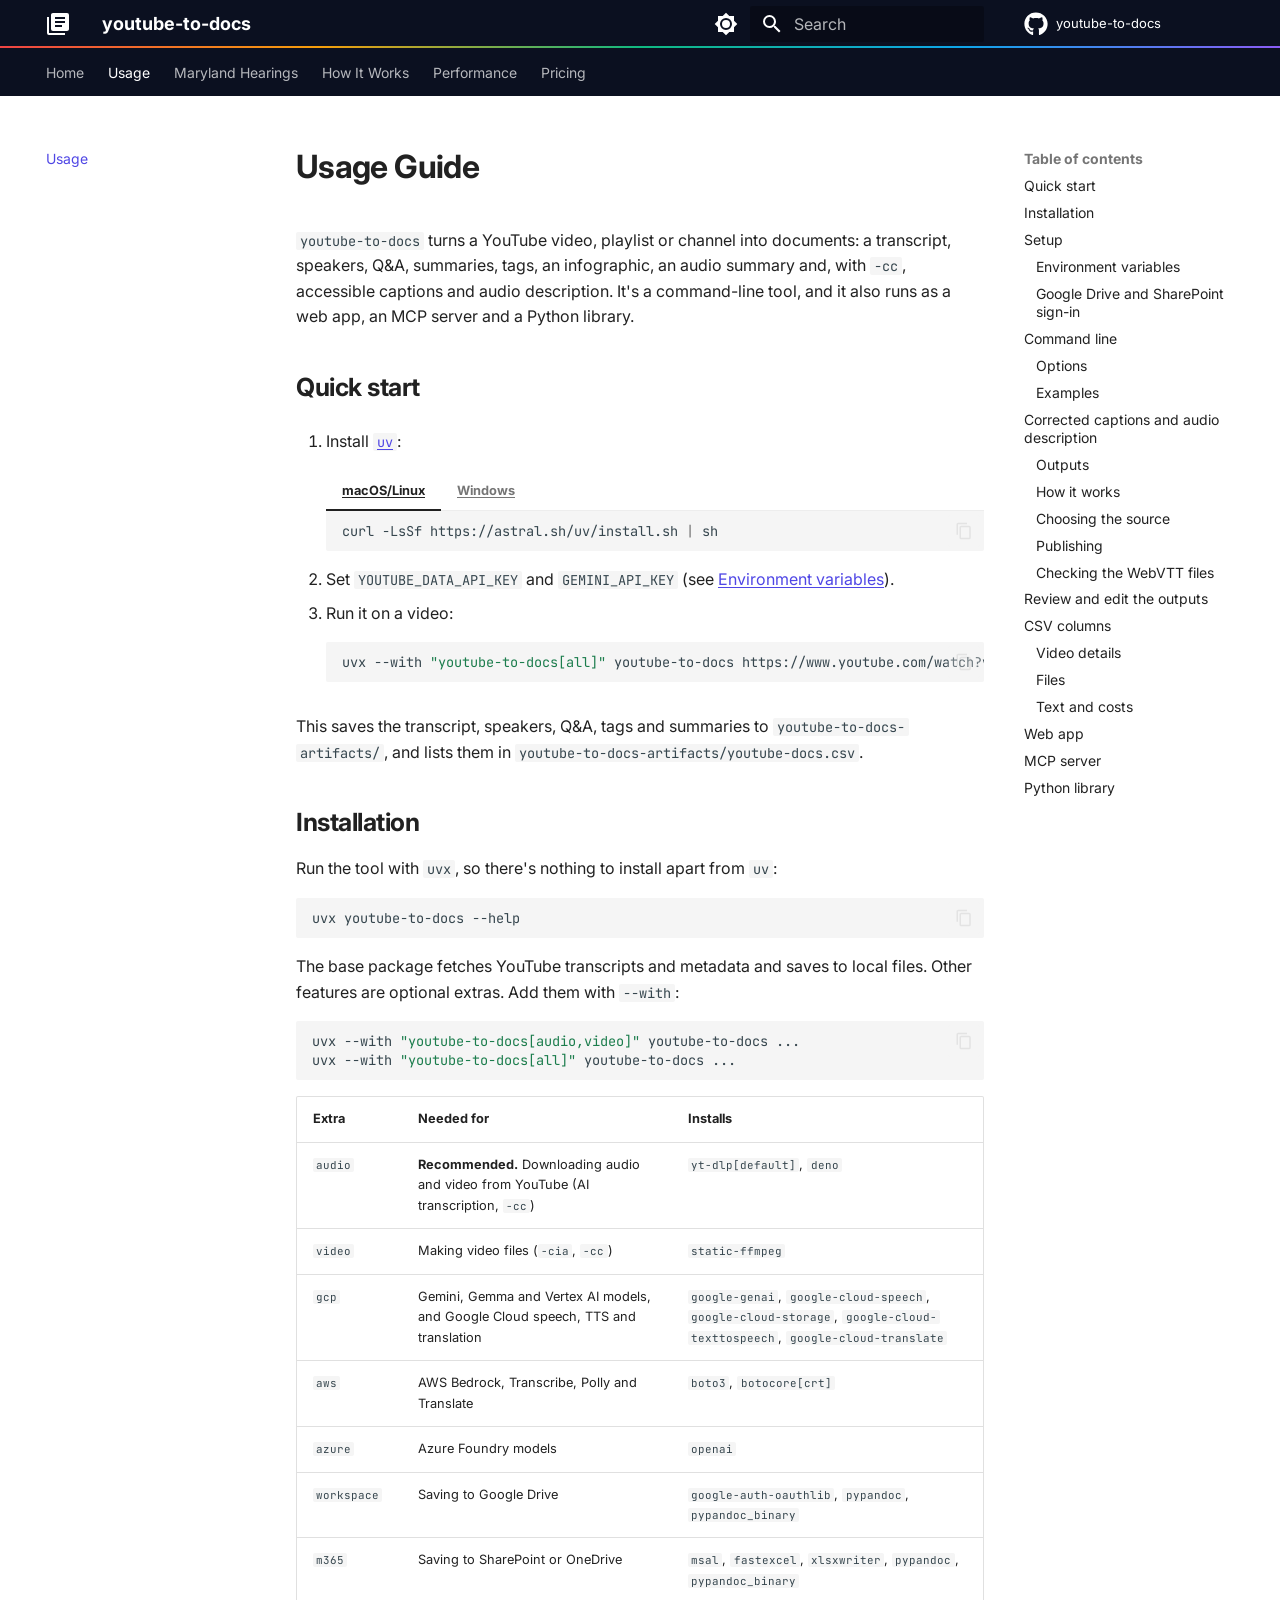
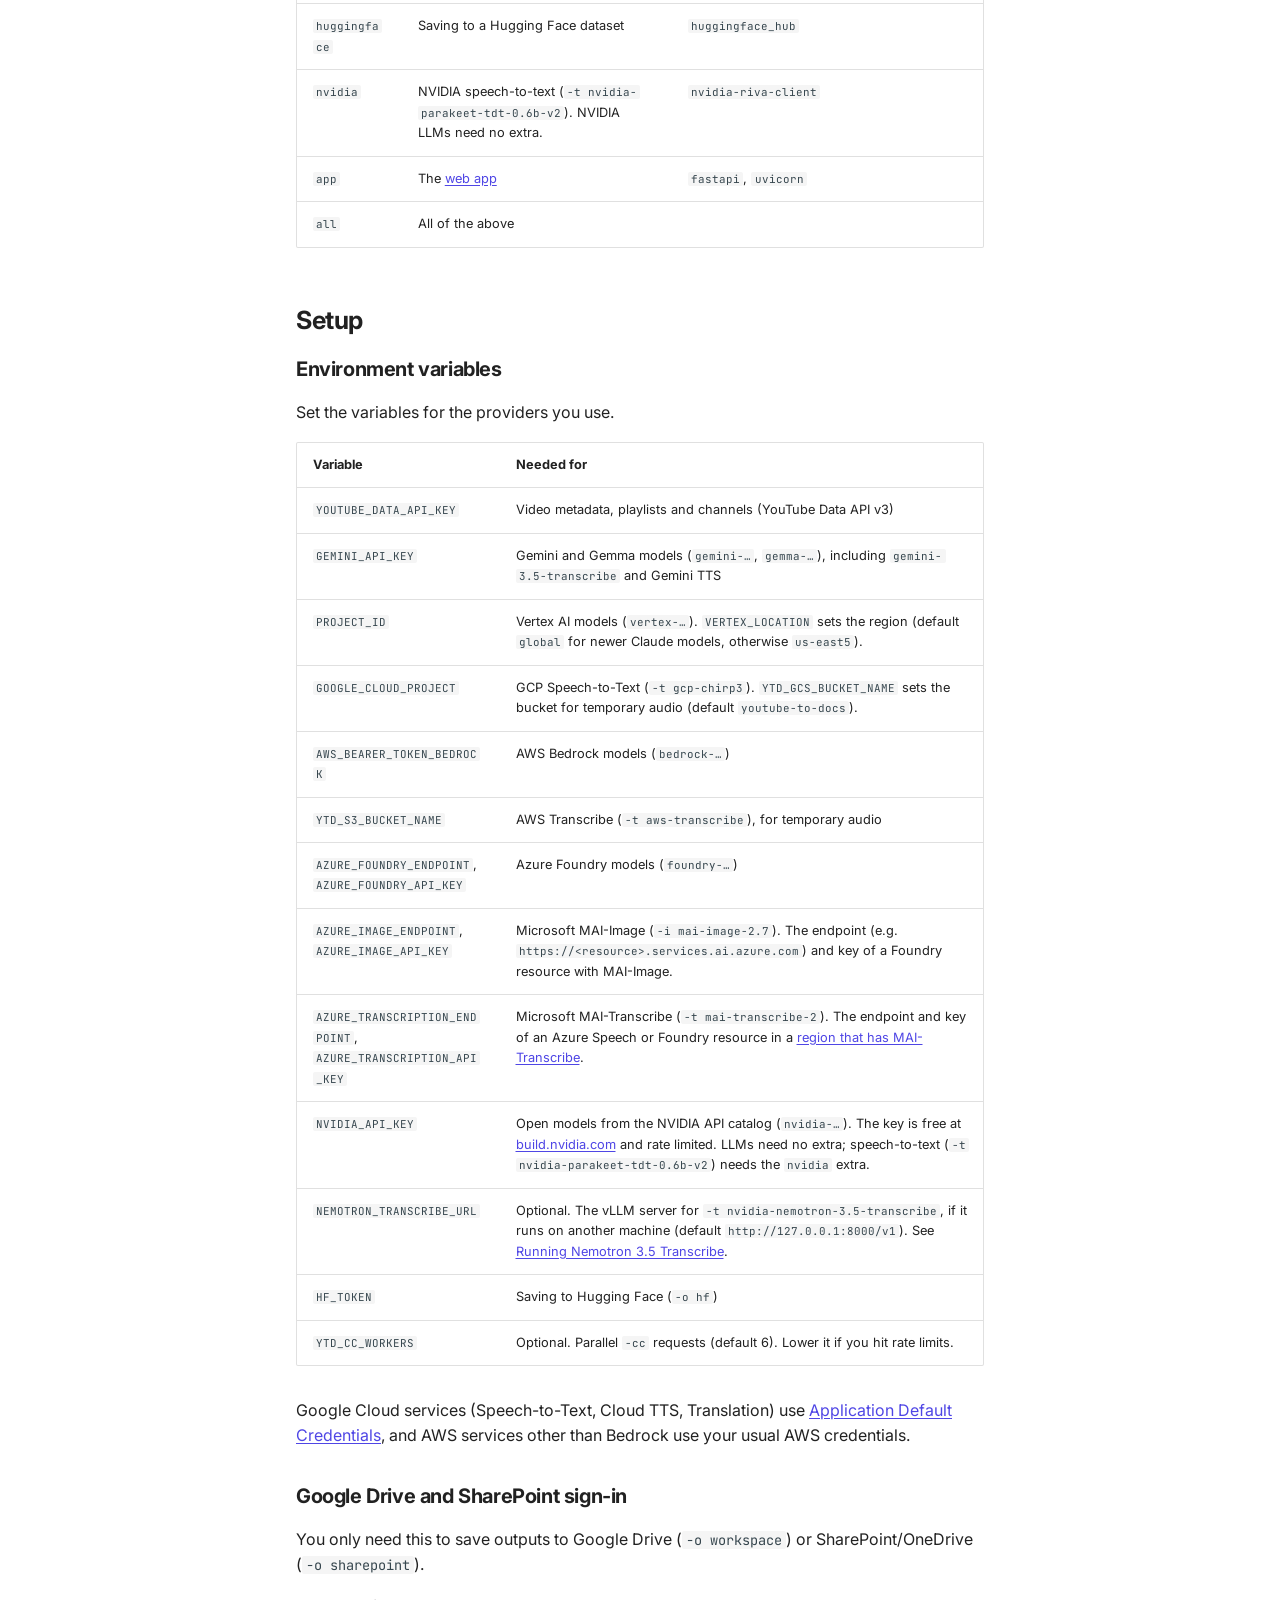
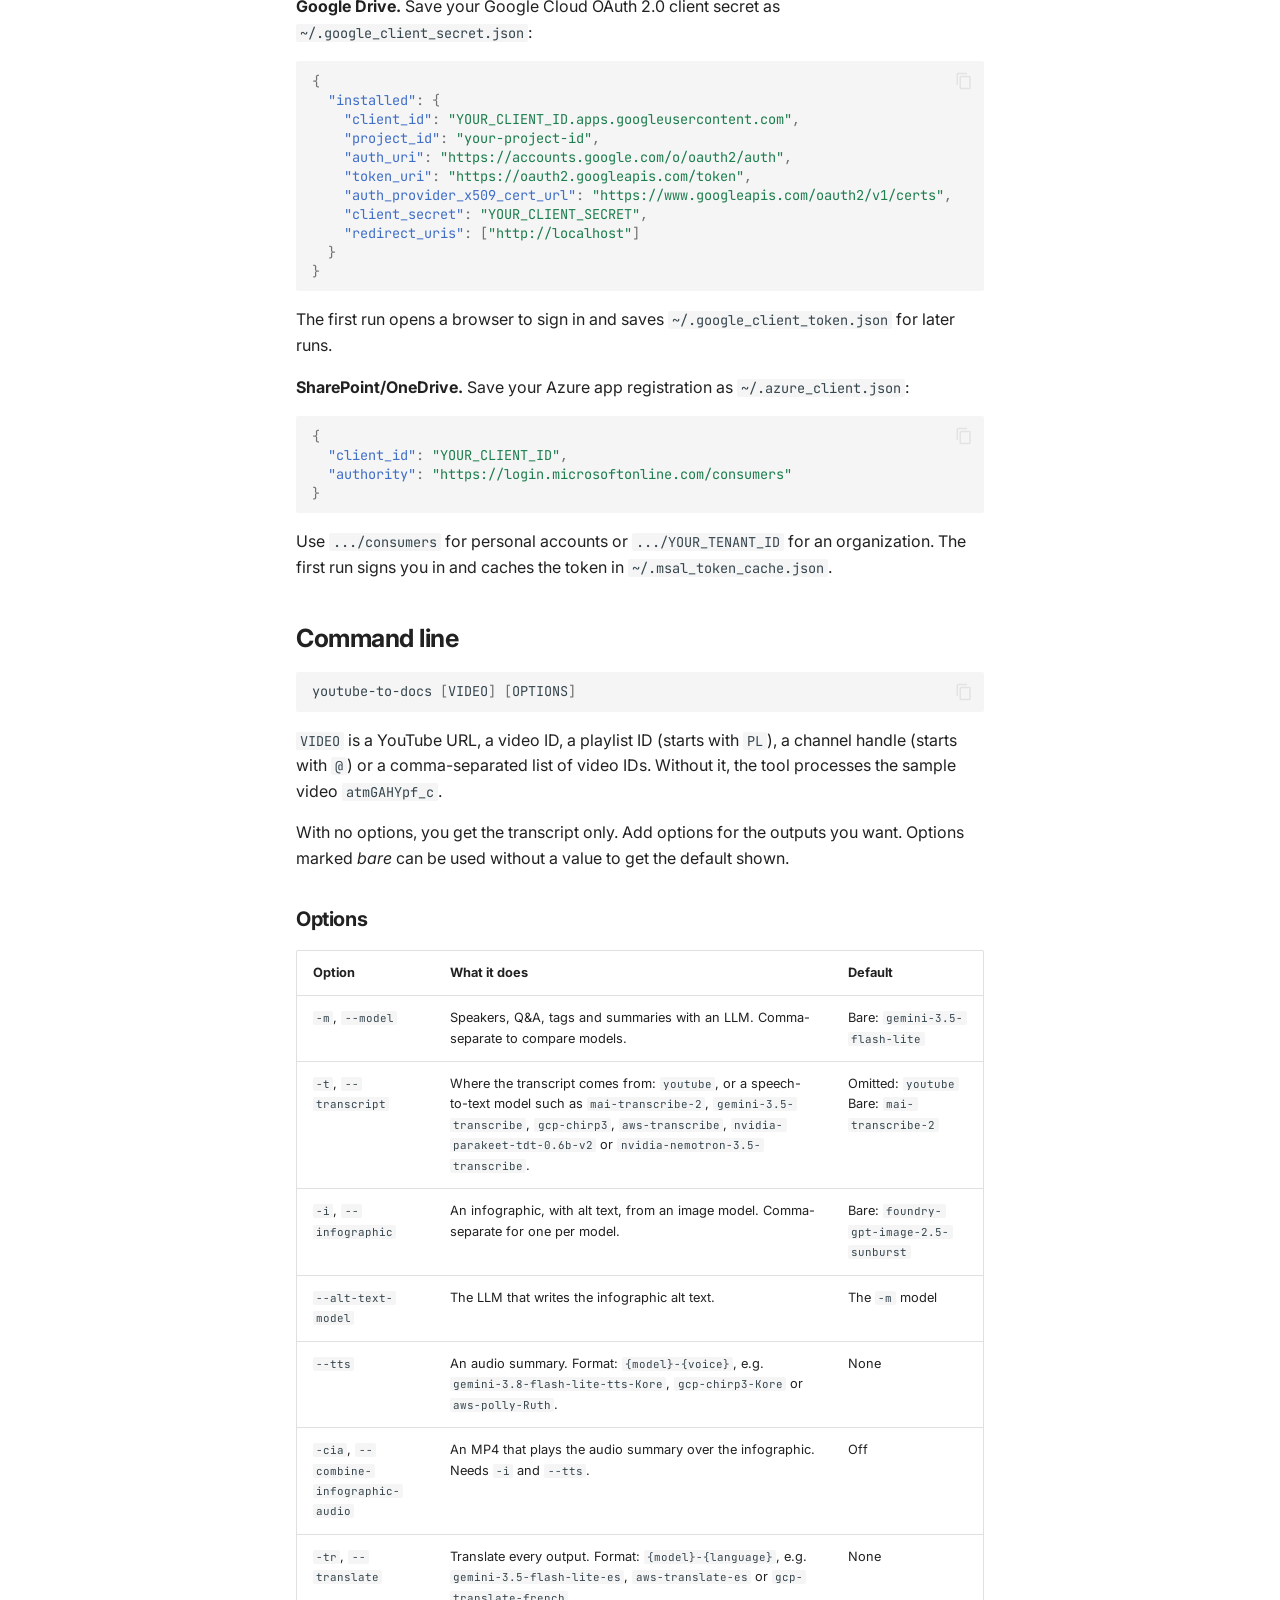
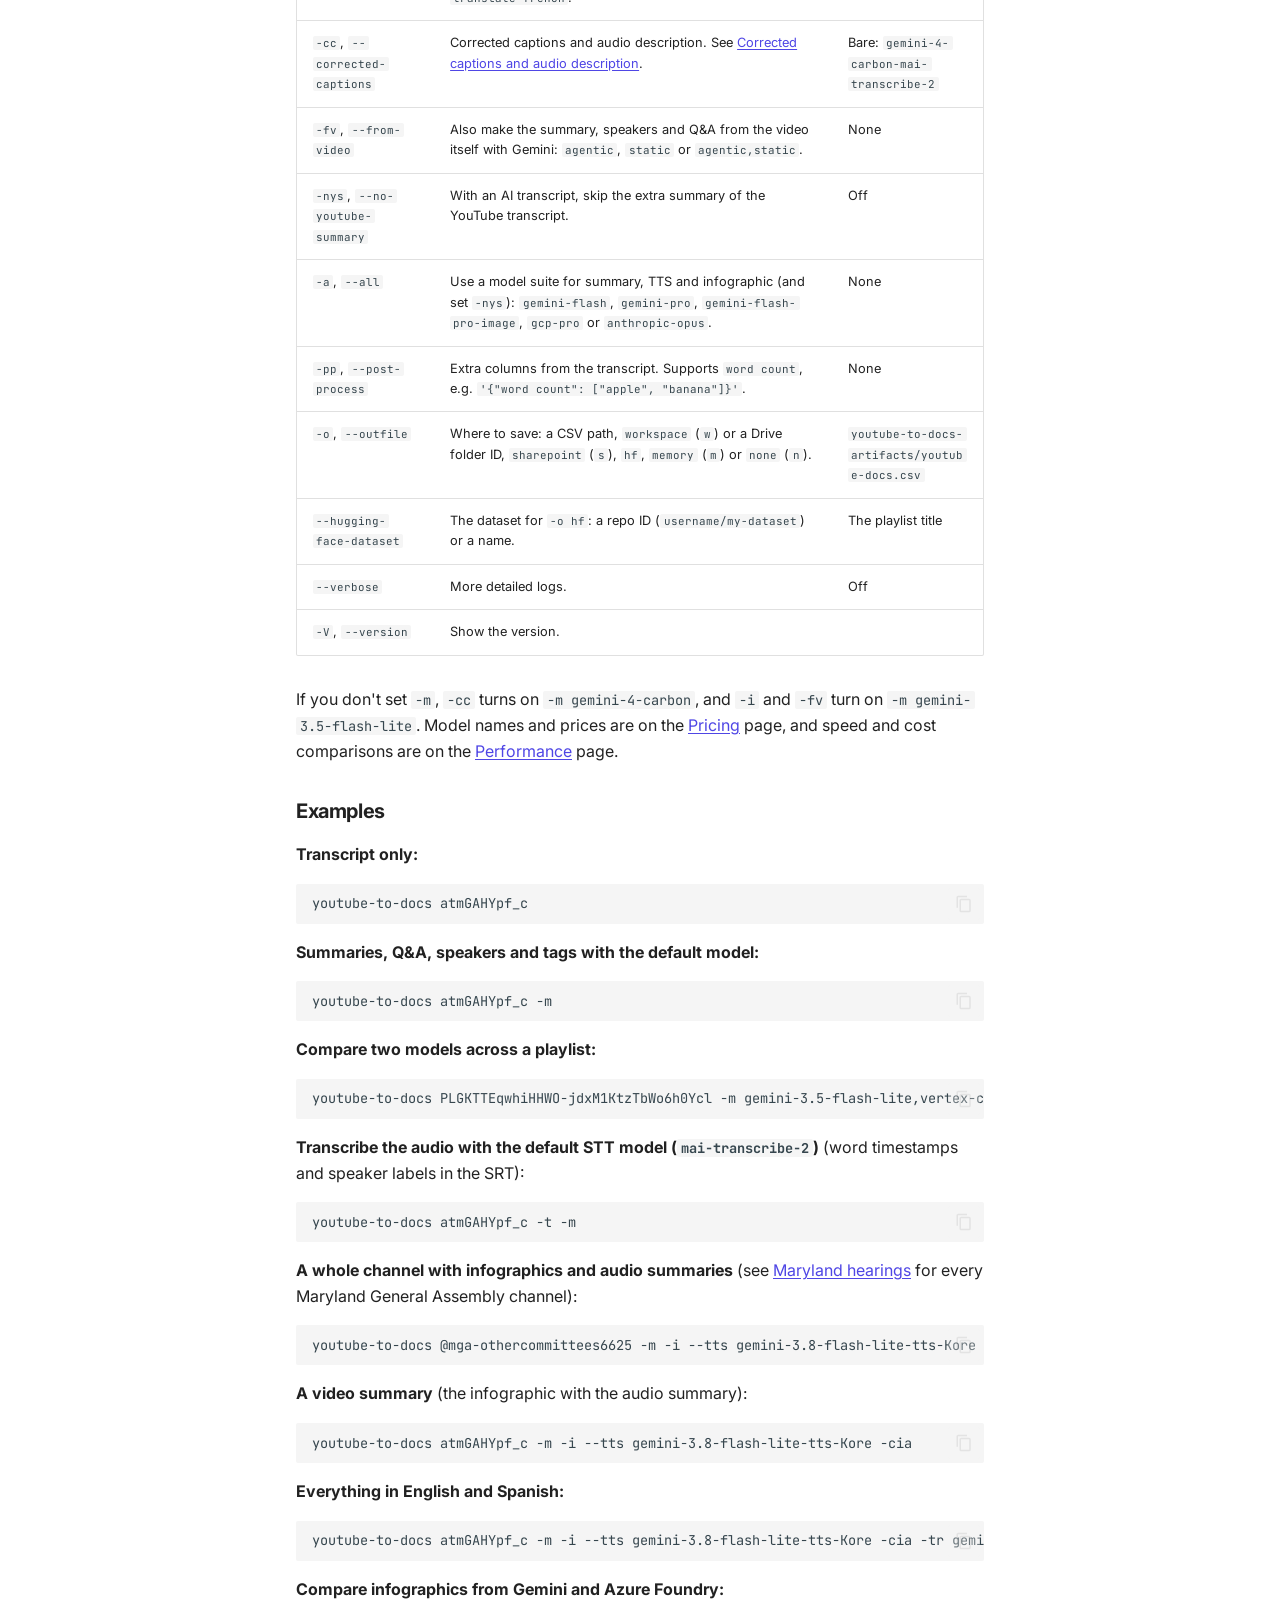
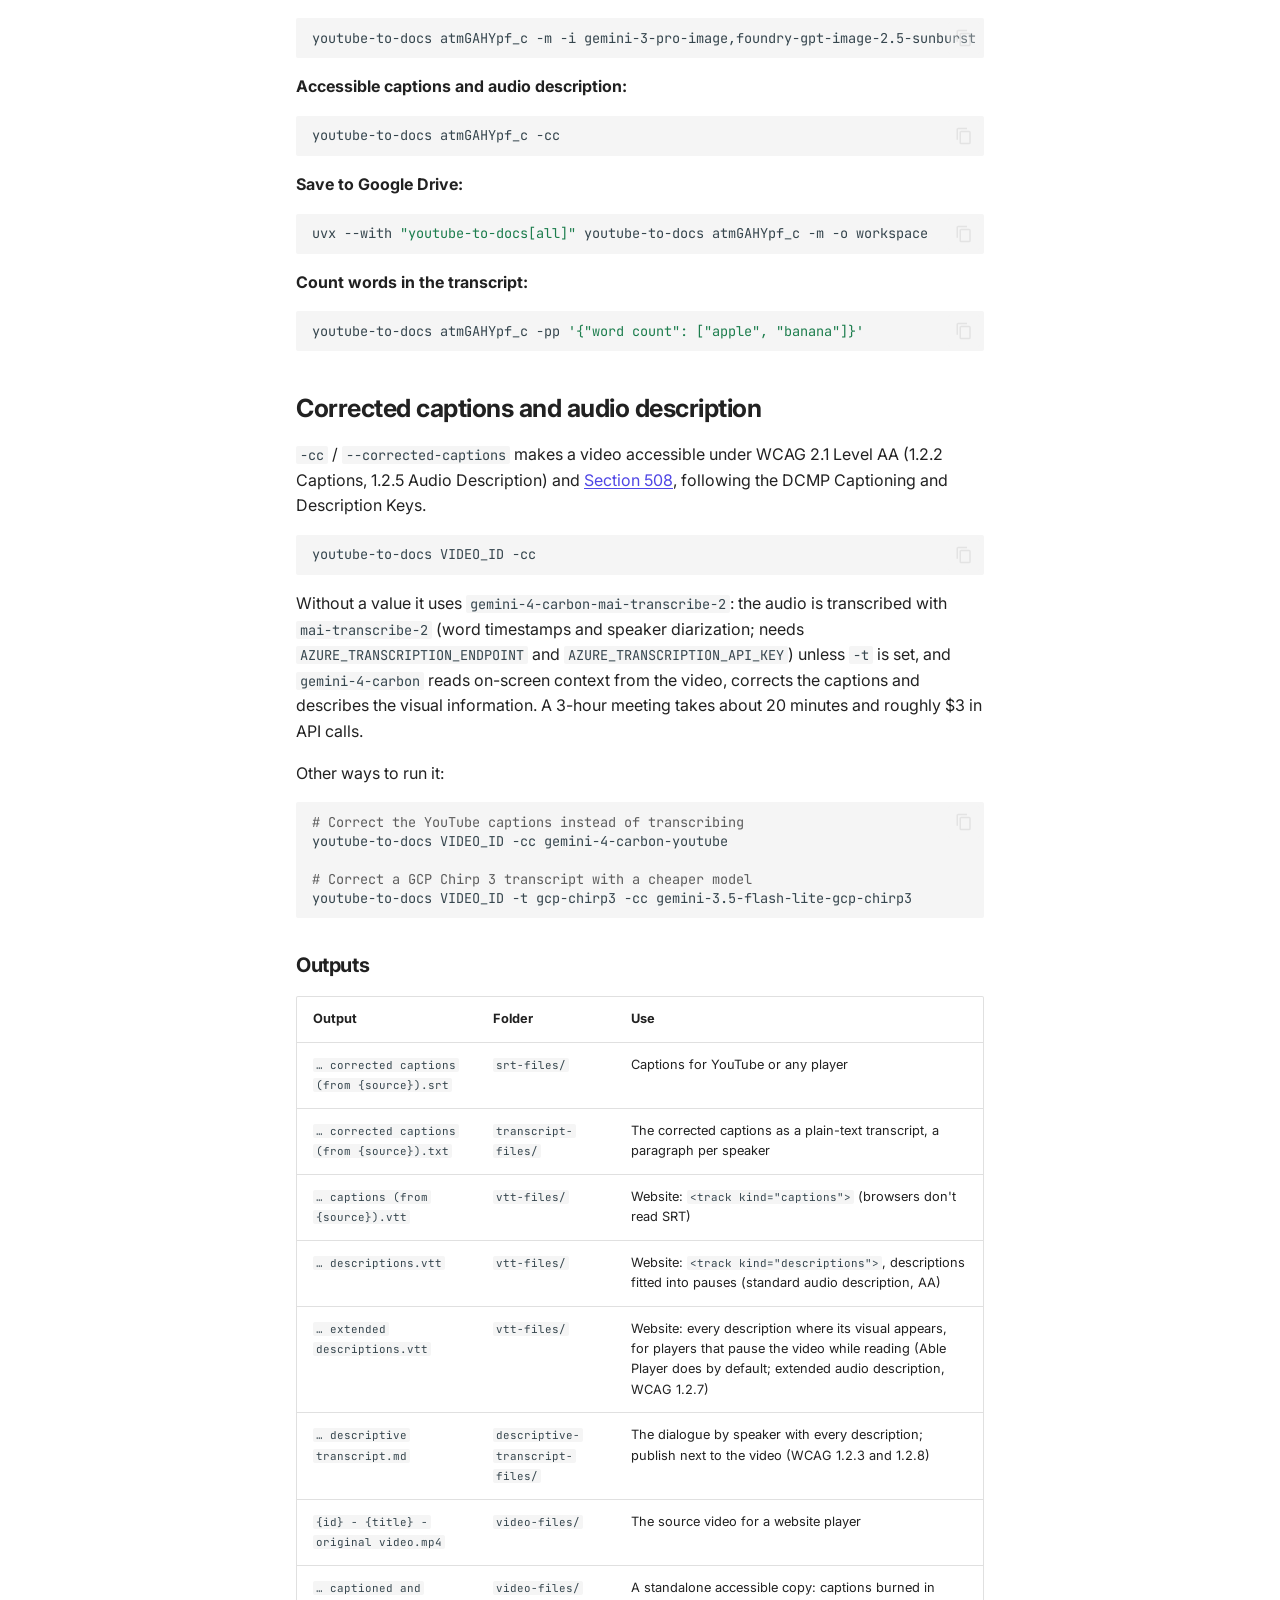
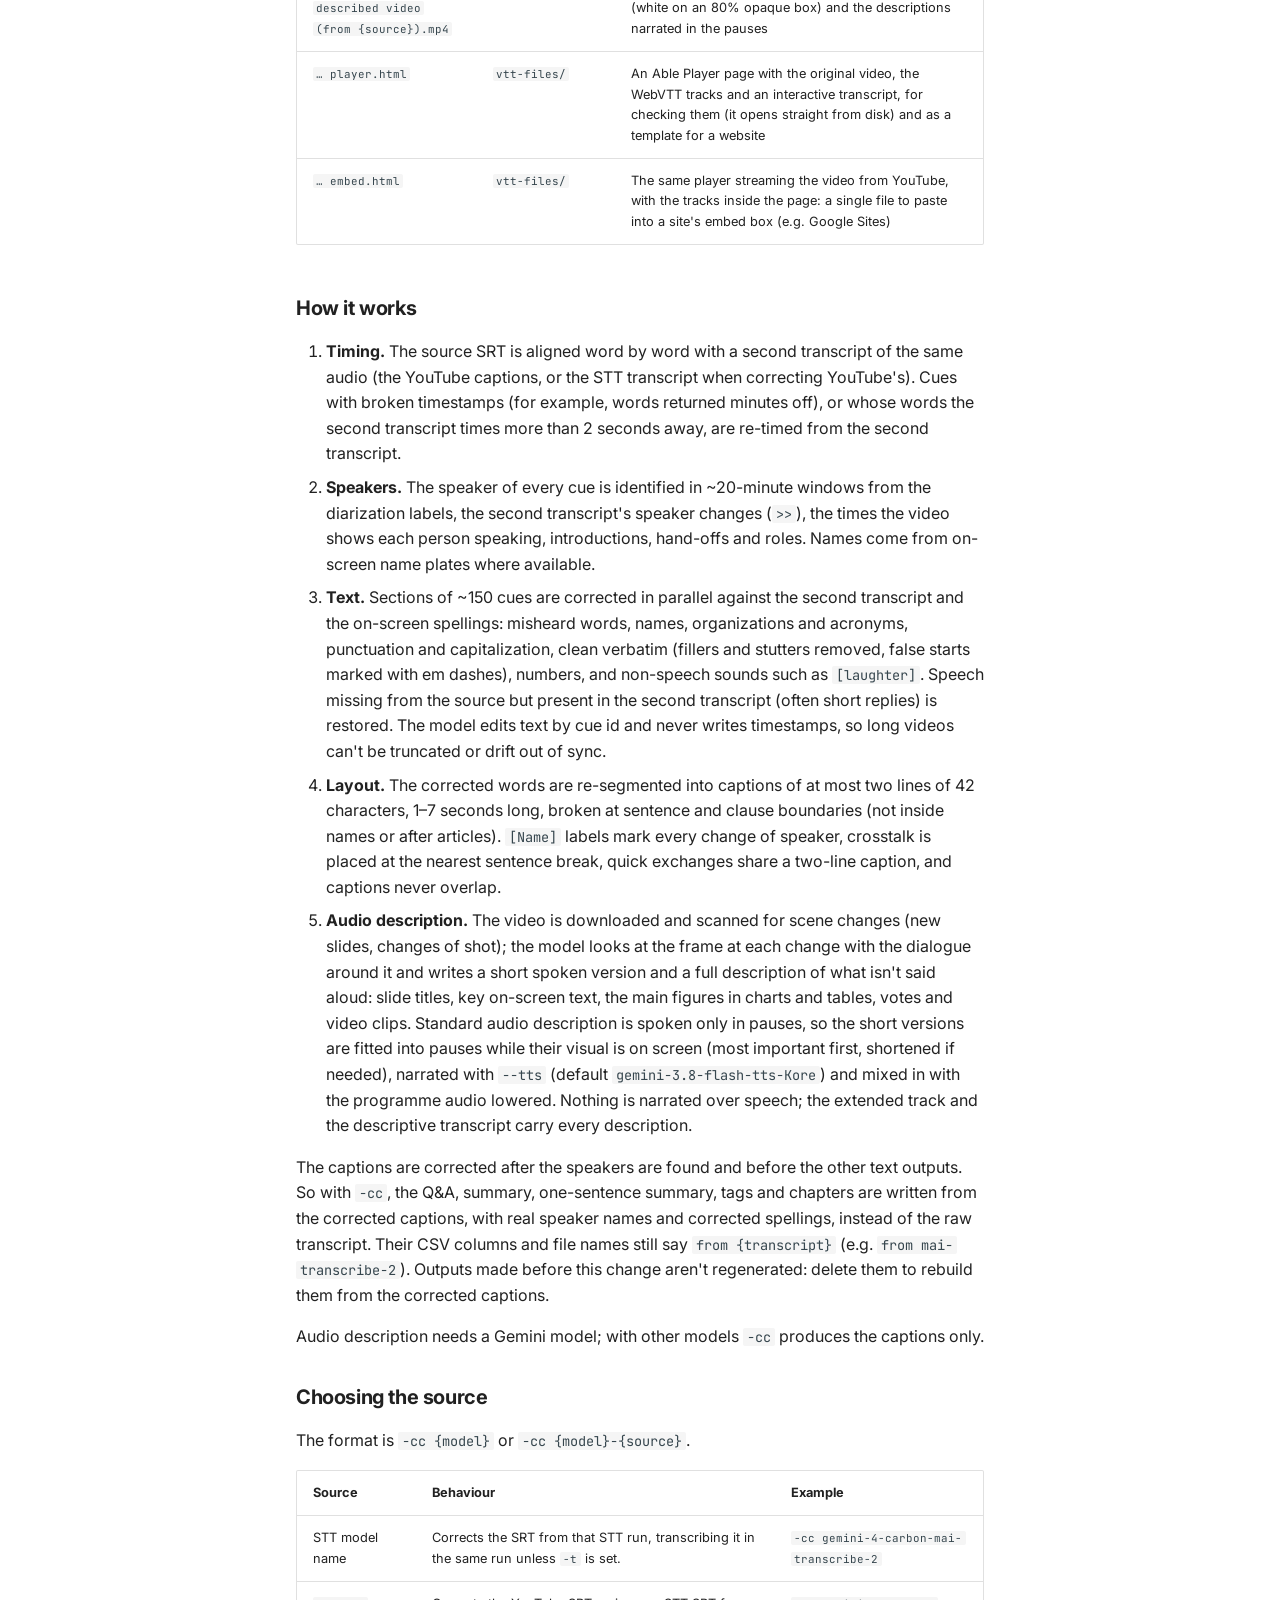
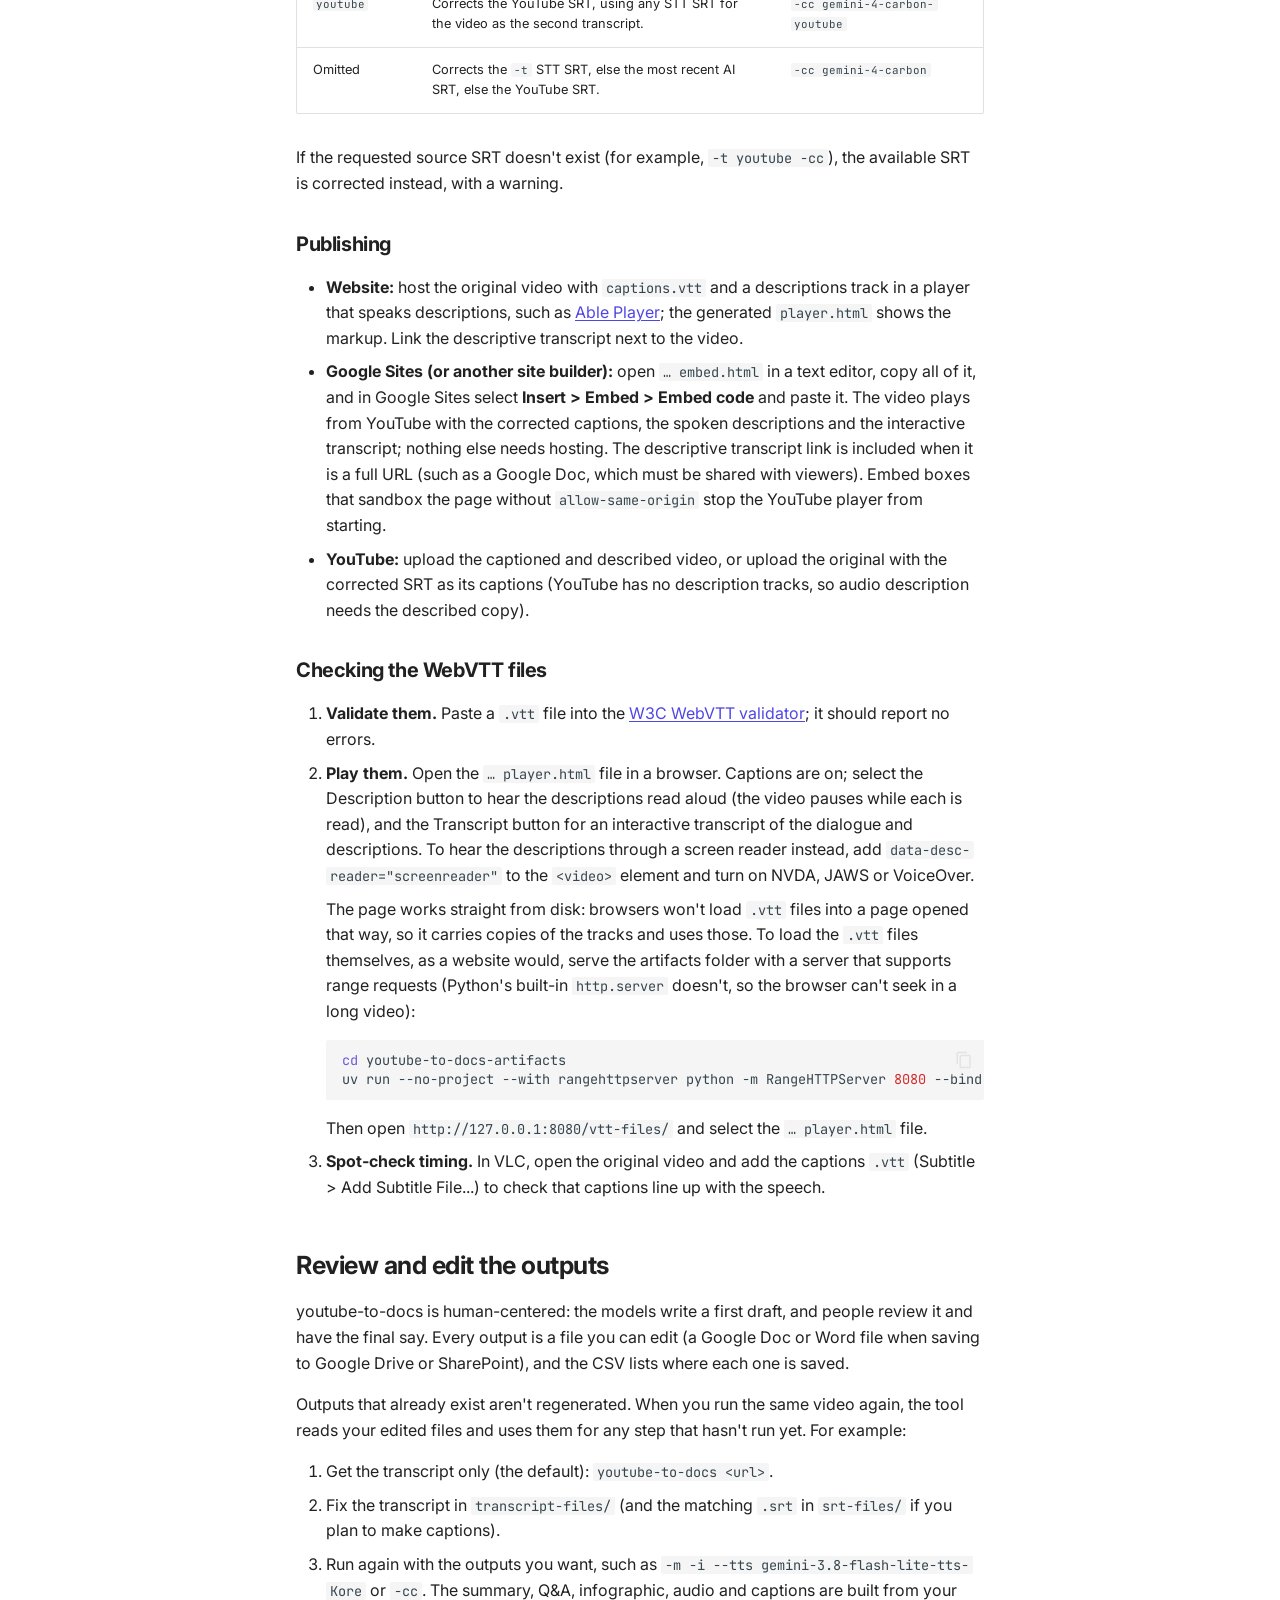
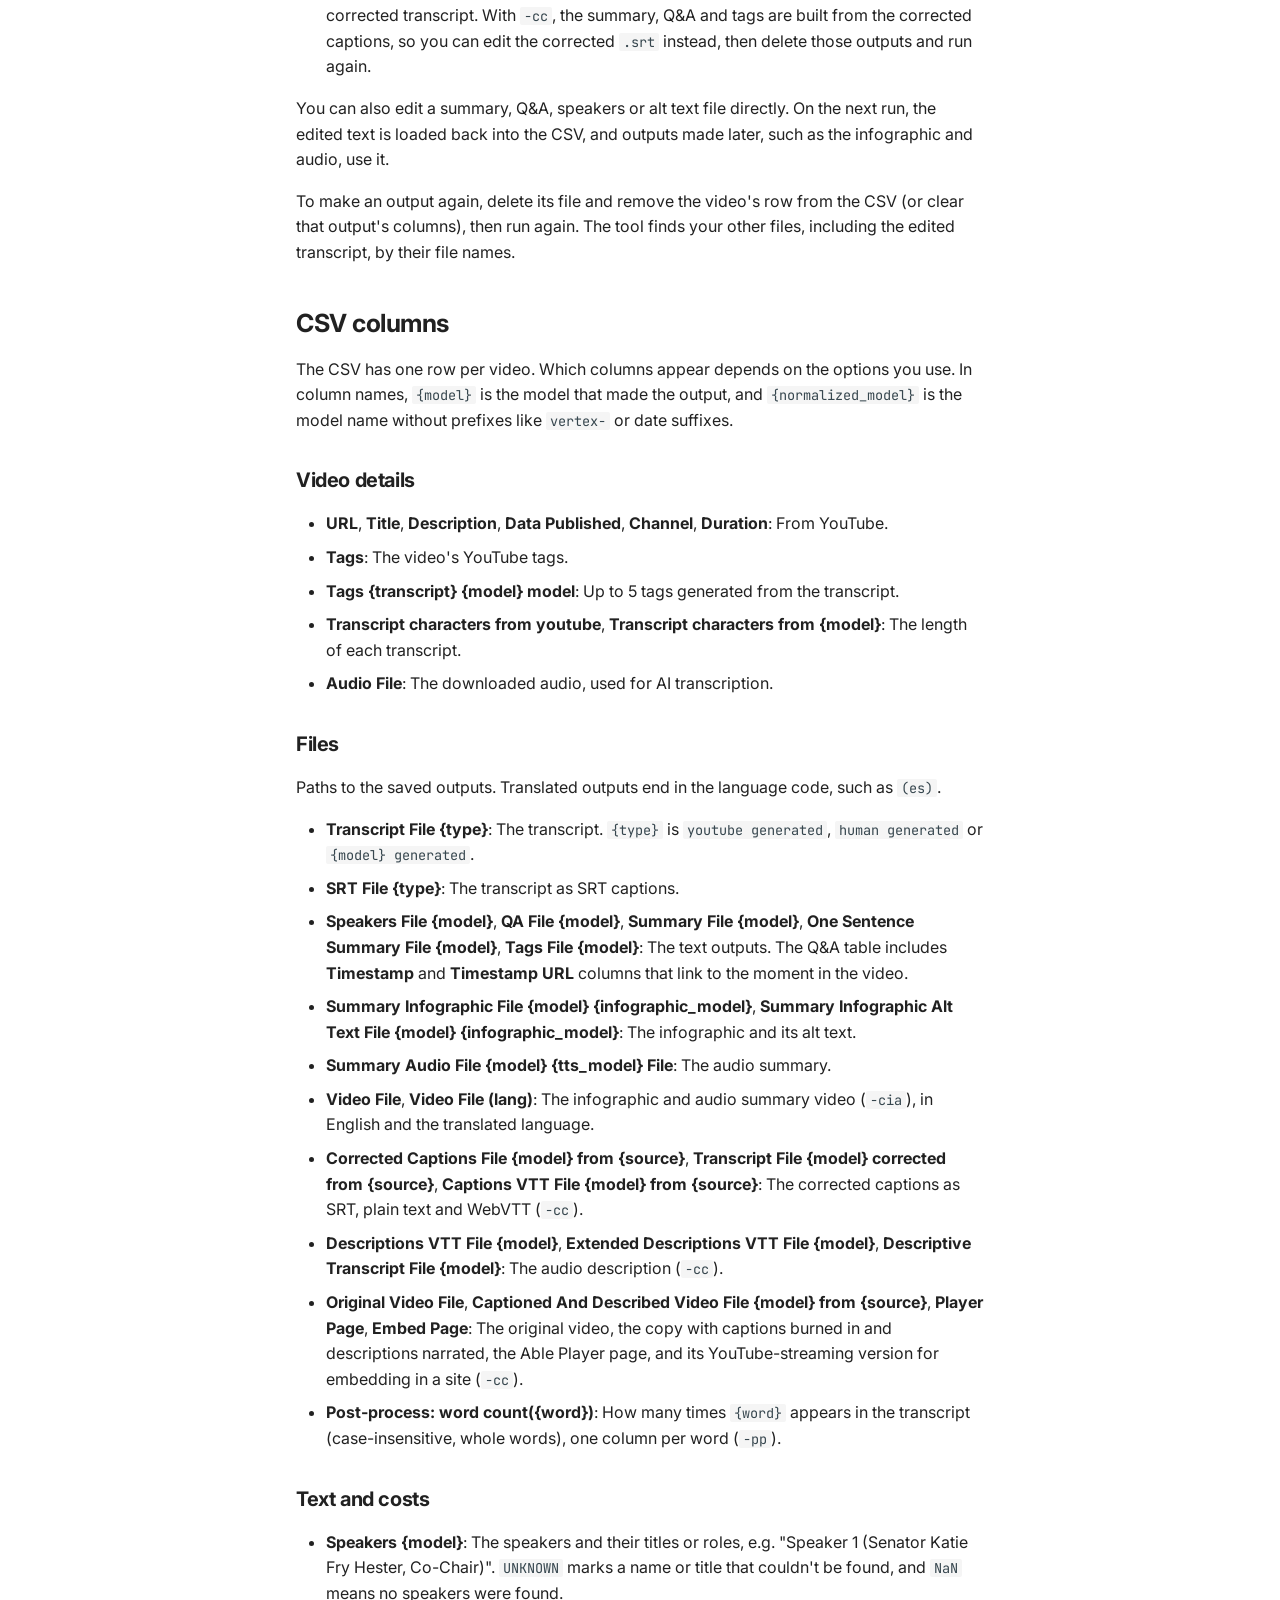
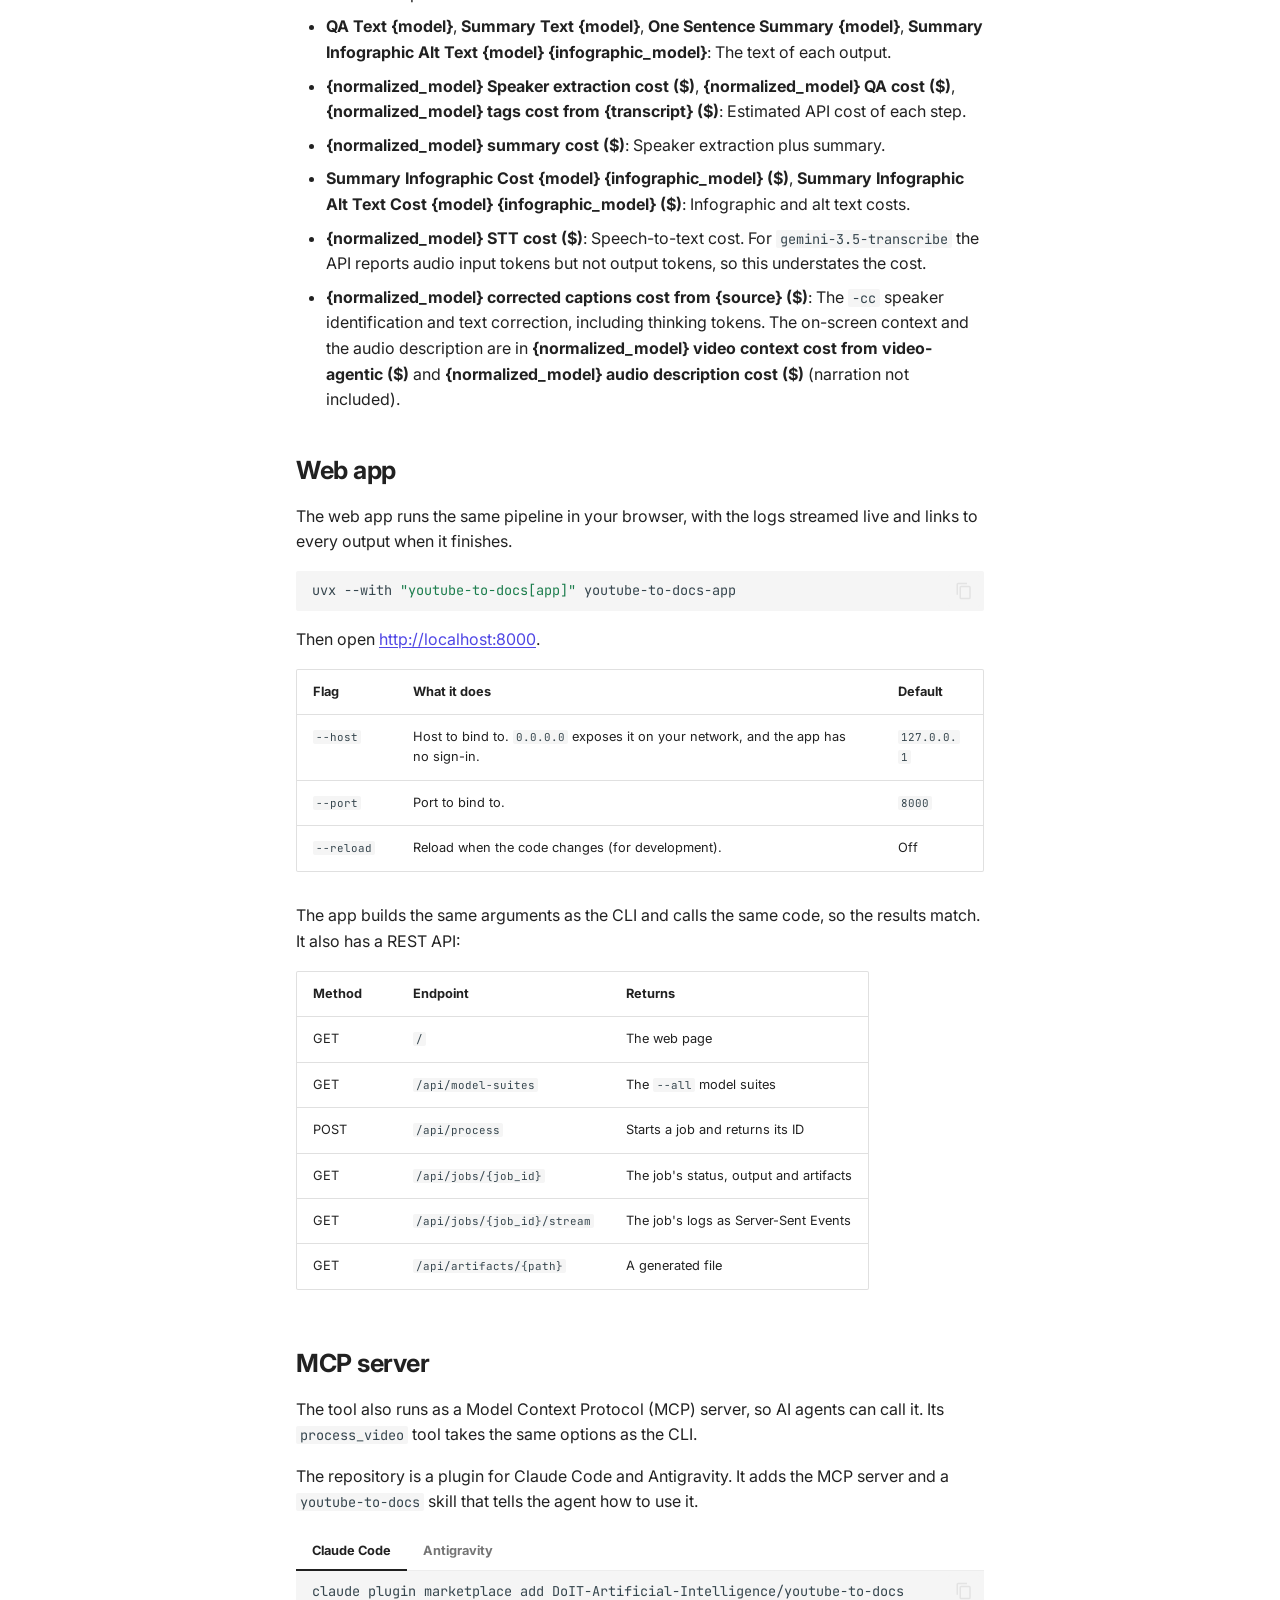
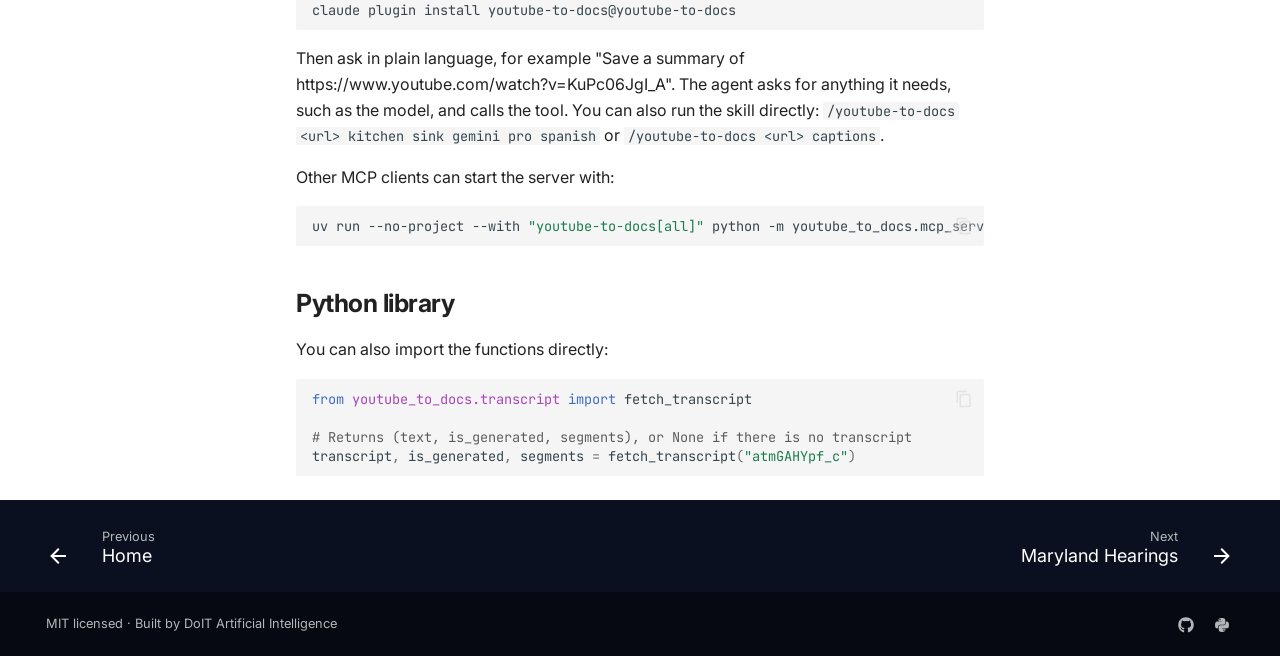
<file: usage/index.html>
<!doctype html>
<html lang="en" class="no-js">
  <head>
    
      <meta charset="utf-8">
      <meta name="viewport" content="width=device-width,initial-scale=1">
      
        <meta name="description" content="Turn any YouTube video, playlist or channel into transcripts, summaries, Q&A, infographics, audio and WCAG 2.1 AA captions with one command.">
      
      
      
        <link rel="canonical" href="https://DoIT-Artificial-Intelligence.github.io/youtube-to-docs/usage/">
      
      
        <link rel="prev" href="..">
      
      
        <link rel="next" href="../maryland-hearings/">
      
      
        
      
      
      <link rel="icon" href="../assets/logo.png">
      <meta name="generator" content="mkdocs-1.6.1, mkdocs-material-9.7.7">
    
    
      
        <title>Usage - youtube-to-docs</title>
      
    
    
      <link rel="stylesheet" href="../assets/stylesheets/main.ec1eaa64.min.css">
      
        
        <link rel="stylesheet" href="../assets/stylesheets/palette.ab4e12ef.min.css">
      
      


    
    
      
    
    
      
        
        
        <link rel="preconnect" href="https://fonts.gstatic.com" crossorigin>
        <link rel="stylesheet" href="https://fonts.googleapis.com/css?family=Inter:300,300i,400,400i,700,700i%7CJetBrains+Mono:400,400i,700,700i&display=fallback">
        <style>:root{--md-text-font:"Inter";--md-code-font:"JetBrains Mono"}</style>
      
    
    
      <link rel="stylesheet" href="../stylesheets/extra.css">
    
    <script>__md_scope=new URL("..",location),__md_hash=e=>[...e].reduce(((e,_)=>(e<<5)-e+_.charCodeAt(0)),0),__md_get=(e,_=localStorage,t=__md_scope)=>JSON.parse(_.getItem(t.pathname+"."+e)),__md_set=(e,_,t=localStorage,a=__md_scope)=>{try{t.setItem(a.pathname+"."+e,JSON.stringify(_))}catch(e){}}</script>
    
      

    
    
  </head>
  
  
    
    
      
    
    
    
    
    <body dir="ltr" data-md-color-scheme="default" data-md-color-primary="custom" data-md-color-accent="custom">
  
    
    <input class="md-toggle" data-md-toggle="drawer" type="checkbox" id="__drawer" autocomplete="off">
    <input class="md-toggle" data-md-toggle="search" type="checkbox" id="__search" autocomplete="off">
    <label class="md-overlay" for="__drawer"></label>
    <div data-md-component="skip">
      
        
        <a href="#usage-guide" class="md-skip">
          Skip to content
        </a>
      
    </div>
    <div data-md-component="announce">
      
    </div>
    
    
      

<header class="md-header" data-md-component="header">
  <nav class="md-header__inner md-grid" aria-label="Header">
    <a href=".." title="youtube-to-docs" class="md-header__button md-logo" aria-label="youtube-to-docs" data-md-component="logo">
      
  
  <svg xmlns="http://www.w3.org/2000/svg" viewBox="0 0 24 24"><path d="M16 15H9v-2h7m3-2H9V9h10m0-2H9V5h10m2-4H7c-1.11 0-2 .89-2 2v14a2 2 0 0 0 2 2h14c1.11 0 2-.89 2-2V3a2 2 0 0 0-2-2M3 5v16h16v2H3a2 2 0 0 1-2-2V5z"/></svg>

    </a>
    <label class="md-header__button md-icon" for="__drawer">
      
      <svg xmlns="http://www.w3.org/2000/svg" viewBox="0 0 24 24"><path d="M3 6h18v2H3zm0 5h18v2H3zm0 5h18v2H3z"/></svg>
    </label>
    <div class="md-header__title" data-md-component="header-title">
      <div class="md-header__ellipsis">
        <div class="md-header__topic">
          <span class="md-ellipsis">
            youtube-to-docs
          </span>
        </div>
        <div class="md-header__topic" data-md-component="header-topic">
          <span class="md-ellipsis">
            
              Usage
            
          </span>
        </div>
      </div>
    </div>
    
      
        <form class="md-header__option" data-md-component="palette">
  
    
    
    
    <input class="md-option" data-md-color-media="(prefers-color-scheme: light)" data-md-color-scheme="default" data-md-color-primary="custom" data-md-color-accent="custom"  aria-label="Switch to dark mode"  type="radio" name="__palette" id="__palette_0">
    
      <label class="md-header__button md-icon" title="Switch to dark mode" for="__palette_1" hidden>
        <svg xmlns="http://www.w3.org/2000/svg" viewBox="0 0 24 24"><path d="M12 8a4 4 0 0 0-4 4 4 4 0 0 0 4 4 4 4 0 0 0 4-4 4 4 0 0 0-4-4m0 10a6 6 0 0 1-6-6 6 6 0 0 1 6-6 6 6 0 0 1 6 6 6 6 0 0 1-6 6m8-9.31V4h-4.69L12 .69 8.69 4H4v4.69L.69 12 4 15.31V20h4.69L12 23.31 15.31 20H20v-4.69L23.31 12z"/></svg>
      </label>
    
  
    
    
    
    <input class="md-option" data-md-color-media="(prefers-color-scheme: dark)" data-md-color-scheme="slate" data-md-color-primary="custom" data-md-color-accent="custom"  aria-label="Switch to light mode"  type="radio" name="__palette" id="__palette_1">
    
      <label class="md-header__button md-icon" title="Switch to light mode" for="__palette_0" hidden>
        <svg xmlns="http://www.w3.org/2000/svg" viewBox="0 0 24 24"><path d="M12 18c-.89 0-1.74-.2-2.5-.55C11.56 16.5 13 14.42 13 12s-1.44-4.5-3.5-5.45C10.26 6.2 11.11 6 12 6a6 6 0 0 1 6 6 6 6 0 0 1-6 6m8-9.31V4h-4.69L12 .69 8.69 4H4v4.69L.69 12 4 15.31V20h4.69L12 23.31 15.31 20H20v-4.69L23.31 12z"/></svg>
      </label>
    
  
</form>
      
    
    
      <script>var palette=__md_get("__palette");if(palette&&palette.color){if("(prefers-color-scheme)"===palette.color.media){var media=matchMedia("(prefers-color-scheme: light)"),input=document.querySelector(media.matches?"[data-md-color-media='(prefers-color-scheme: light)']":"[data-md-color-media='(prefers-color-scheme: dark)']");palette.color.media=input.getAttribute("data-md-color-media"),palette.color.scheme=input.getAttribute("data-md-color-scheme"),palette.color.primary=input.getAttribute("data-md-color-primary"),palette.color.accent=input.getAttribute("data-md-color-accent")}for(var[key,value]of Object.entries(palette.color))document.body.setAttribute("data-md-color-"+key,value)}</script>
    
    
    
      
      
        <label class="md-header__button md-icon" for="__search">
          
          <svg xmlns="http://www.w3.org/2000/svg" viewBox="0 0 24 24"><path d="M9.5 3A6.5 6.5 0 0 1 16 9.5c0 1.61-.59 3.09-1.56 4.23l.27.27h.79l5 5-1.5 1.5-5-5v-.79l-.27-.27A6.52 6.52 0 0 1 9.5 16 6.5 6.5 0 0 1 3 9.5 6.5 6.5 0 0 1 9.5 3m0 2C7 5 5 7 5 9.5S7 14 9.5 14 14 12 14 9.5 12 5 9.5 5"/></svg>
        </label>
        <div class="md-search" data-md-component="search" role="dialog">
  <label class="md-search__overlay" for="__search"></label>
  <div class="md-search__inner" role="search">
    <form class="md-search__form" name="search">
      <input type="text" class="md-search__input" name="query" aria-label="Search" placeholder="Search" autocapitalize="off" autocorrect="off" autocomplete="off" spellcheck="false" data-md-component="search-query" required>
      <label class="md-search__icon md-icon" for="__search">
        
        <svg xmlns="http://www.w3.org/2000/svg" viewBox="0 0 24 24"><path d="M9.5 3A6.5 6.5 0 0 1 16 9.5c0 1.61-.59 3.09-1.56 4.23l.27.27h.79l5 5-1.5 1.5-5-5v-.79l-.27-.27A6.52 6.52 0 0 1 9.5 16 6.5 6.5 0 0 1 3 9.5 6.5 6.5 0 0 1 9.5 3m0 2C7 5 5 7 5 9.5S7 14 9.5 14 14 12 14 9.5 12 5 9.5 5"/></svg>
        
        <svg xmlns="http://www.w3.org/2000/svg" viewBox="0 0 24 24"><path d="M20 11v2H8l5.5 5.5-1.42 1.42L4.16 12l7.92-7.92L13.5 5.5 8 11z"/></svg>
      </label>
      <nav class="md-search__options" aria-label="Search">
        
        <button type="reset" class="md-search__icon md-icon" title="Clear" aria-label="Clear" tabindex="-1">
          
          <svg xmlns="http://www.w3.org/2000/svg" viewBox="0 0 24 24"><path d="M19 6.41 17.59 5 12 10.59 6.41 5 5 6.41 10.59 12 5 17.59 6.41 19 12 13.41 17.59 19 19 17.59 13.41 12z"/></svg>
        </button>
      </nav>
      
    </form>
    <div class="md-search__output">
      <div class="md-search__scrollwrap" tabindex="0" data-md-scrollfix>
        <div class="md-search-result" data-md-component="search-result">
          <div class="md-search-result__meta">
            Initializing search
          </div>
          <ol class="md-search-result__list" role="presentation"></ol>
        </div>
      </div>
    </div>
  </div>
</div>
      
    
    
      <div class="md-header__source">
        <a href="https://github.com/DoIT-Artificial-Intelligence/youtube-to-docs" title="Go to repository" class="md-source" data-md-component="source">
  <div class="md-source__icon md-icon">
    
    <svg xmlns="http://www.w3.org/2000/svg" viewBox="0 0 512 512"><!--! Font Awesome Free 7.1.0 by @fontawesome - https://fontawesome.com License - https://fontawesome.com/license/free (Icons: CC BY 4.0, Fonts: SIL OFL 1.1, Code: MIT License) Copyright 2025 Fonticons, Inc.--><path d="M173.9 397.4c0 2-2.3 3.6-5.2 3.6-3.3.3-5.6-1.3-5.6-3.6 0-2 2.3-3.6 5.2-3.6 3-.3 5.6 1.3 5.6 3.6m-31.1-4.5c-.7 2 1.3 4.3 4.3 4.9 2.6 1 5.6 0 6.2-2s-1.3-4.3-4.3-5.2c-2.6-.7-5.5.3-6.2 2.3m44.2-1.7c-2.9.7-4.9 2.6-4.6 4.9.3 2 2.9 3.3 5.9 2.6 2.9-.7 4.9-2.6 4.6-4.6-.3-1.9-3-3.2-5.9-2.9M252.8 8C114.1 8 8 113.3 8 252c0 110.9 69.8 205.8 169.5 239.2 12.8 2.3 17.3-5.6 17.3-12.1 0-6.2-.3-40.4-.3-61.4 0 0-70 15-84.7-29.8 0 0-11.4-29.1-27.8-36.6 0 0-22.9-15.7 1.6-15.4 0 0 24.9 2 38.6 25.8 21.9 38.6 58.6 27.5 72.9 20.9 2.3-16 8.8-27.1 16-33.7-55.9-6.2-112.3-14.3-112.3-110.5 0-27.5 7.6-41.3 23.6-58.9-2.6-6.5-11.1-33.3 2.6-67.9 20.9-6.5 69 27 69 27 20-5.6 41.5-8.5 62.8-8.5s42.8 2.9 62.8 8.5c0 0 48.1-33.6 69-27 13.7 34.7 5.2 61.4 2.6 67.9 16 17.7 25.8 31.5 25.8 58.9 0 96.5-58.9 104.2-114.8 110.5 9.2 7.9 17 22.9 17 46.4 0 33.7-.3 75.4-.3 83.6 0 6.5 4.6 14.4 17.3 12.1C436.2 457.8 504 362.9 504 252 504 113.3 391.5 8 252.8 8M105.2 352.9c-1.3 1-1 3.3.7 5.2 1.6 1.6 3.9 2.3 5.2 1 1.3-1 1-3.3-.7-5.2-1.6-1.6-3.9-2.3-5.2-1m-10.8-8.1c-.7 1.3.3 2.9 2.3 3.9 1.6 1 3.6.7 4.3-.7.7-1.3-.3-2.9-2.3-3.9-2-.6-3.6-.3-4.3.7m32.4 35.6c-1.6 1.3-1 4.3 1.3 6.2 2.3 2.3 5.2 2.6 6.5 1 1.3-1.3.7-4.3-1.3-6.2-2.2-2.3-5.2-2.6-6.5-1m-11.4-14.7c-1.6 1-1.6 3.6 0 5.9s4.3 3.3 5.6 2.3c1.6-1.3 1.6-3.9 0-6.2-1.4-2.3-4-3.3-5.6-2"/></svg>
  </div>
  <div class="md-source__repository">
    youtube-to-docs
  </div>
</a>
      </div>
    
  </nav>
  
</header>
    
    <div class="md-container" data-md-component="container">
      
      
        
          
            
<nav class="md-tabs" aria-label="Tabs" data-md-component="tabs">
  <div class="md-grid">
    <ul class="md-tabs__list">
      
        
  
  
  
  
    <li class="md-tabs__item">
      <a href=".." class="md-tabs__link">
        
  
  
    
  
  Home

      </a>
    </li>
  

      
        
  
  
  
    
  
  
    <li class="md-tabs__item md-tabs__item--active">
      <a href="./" class="md-tabs__link">
        
  
  
    
  
  Usage

      </a>
    </li>
  

      
        
  
  
  
  
    <li class="md-tabs__item">
      <a href="../maryland-hearings/" class="md-tabs__link">
        
  
  
    
  
  Maryland Hearings

      </a>
    </li>
  

      
        
  
  
  
  
    <li class="md-tabs__item">
      <a href="../how-this-works/" class="md-tabs__link">
        
  
  
    
  
  How It Works

      </a>
    </li>
  

      
        
  
  
  
  
    <li class="md-tabs__item">
      <a href="../performance/" class="md-tabs__link">
        
  
  
    
  
  Performance

      </a>
    </li>
  

      
        
  
  
  
  
    <li class="md-tabs__item">
      <a href="../pricing/" class="md-tabs__link">
        
  
  
    
  
  Pricing

      </a>
    </li>
  

      
    </ul>
  </div>
</nav>
          
        
      
      <main class="md-main" data-md-component="main">
        <div class="md-main__inner md-grid">
          
            
              
              <div class="md-sidebar md-sidebar--primary" data-md-component="sidebar" data-md-type="navigation" >
                <div class="md-sidebar__scrollwrap">
                  <div class="md-sidebar__inner">
                    


  


<nav class="md-nav md-nav--primary md-nav--lifted" aria-label="Navigation" data-md-level="0">
  <label class="md-nav__title" for="__drawer">
    <a href=".." title="youtube-to-docs" class="md-nav__button md-logo" aria-label="youtube-to-docs" data-md-component="logo">
      
  
  <svg xmlns="http://www.w3.org/2000/svg" viewBox="0 0 24 24"><path d="M16 15H9v-2h7m3-2H9V9h10m0-2H9V5h10m2-4H7c-1.11 0-2 .89-2 2v14a2 2 0 0 0 2 2h14c1.11 0 2-.89 2-2V3a2 2 0 0 0-2-2M3 5v16h16v2H3a2 2 0 0 1-2-2V5z"/></svg>

    </a>
    youtube-to-docs
  </label>
  
    <div class="md-nav__source">
      <a href="https://github.com/DoIT-Artificial-Intelligence/youtube-to-docs" title="Go to repository" class="md-source" data-md-component="source">
  <div class="md-source__icon md-icon">
    
    <svg xmlns="http://www.w3.org/2000/svg" viewBox="0 0 512 512"><!--! Font Awesome Free 7.1.0 by @fontawesome - https://fontawesome.com License - https://fontawesome.com/license/free (Icons: CC BY 4.0, Fonts: SIL OFL 1.1, Code: MIT License) Copyright 2025 Fonticons, Inc.--><path d="M173.9 397.4c0 2-2.3 3.6-5.2 3.6-3.3.3-5.6-1.3-5.6-3.6 0-2 2.3-3.6 5.2-3.6 3-.3 5.6 1.3 5.6 3.6m-31.1-4.5c-.7 2 1.3 4.3 4.3 4.9 2.6 1 5.6 0 6.2-2s-1.3-4.3-4.3-5.2c-2.6-.7-5.5.3-6.2 2.3m44.2-1.7c-2.9.7-4.9 2.6-4.6 4.9.3 2 2.9 3.3 5.9 2.6 2.9-.7 4.9-2.6 4.6-4.6-.3-1.9-3-3.2-5.9-2.9M252.8 8C114.1 8 8 113.3 8 252c0 110.9 69.8 205.8 169.5 239.2 12.8 2.3 17.3-5.6 17.3-12.1 0-6.2-.3-40.4-.3-61.4 0 0-70 15-84.7-29.8 0 0-11.4-29.1-27.8-36.6 0 0-22.9-15.7 1.6-15.4 0 0 24.9 2 38.6 25.8 21.9 38.6 58.6 27.5 72.9 20.9 2.3-16 8.8-27.1 16-33.7-55.9-6.2-112.3-14.3-112.3-110.5 0-27.5 7.6-41.3 23.6-58.9-2.6-6.5-11.1-33.3 2.6-67.9 20.9-6.5 69 27 69 27 20-5.6 41.5-8.5 62.8-8.5s42.8 2.9 62.8 8.5c0 0 48.1-33.6 69-27 13.7 34.7 5.2 61.4 2.6 67.9 16 17.7 25.8 31.5 25.8 58.9 0 96.5-58.9 104.2-114.8 110.5 9.2 7.9 17 22.9 17 46.4 0 33.7-.3 75.4-.3 83.6 0 6.5 4.6 14.4 17.3 12.1C436.2 457.8 504 362.9 504 252 504 113.3 391.5 8 252.8 8M105.2 352.9c-1.3 1-1 3.3.7 5.2 1.6 1.6 3.9 2.3 5.2 1 1.3-1 1-3.3-.7-5.2-1.6-1.6-3.9-2.3-5.2-1m-10.8-8.1c-.7 1.3.3 2.9 2.3 3.9 1.6 1 3.6.7 4.3-.7.7-1.3-.3-2.9-2.3-3.9-2-.6-3.6-.3-4.3.7m32.4 35.6c-1.6 1.3-1 4.3 1.3 6.2 2.3 2.3 5.2 2.6 6.5 1 1.3-1.3.7-4.3-1.3-6.2-2.2-2.3-5.2-2.6-6.5-1m-11.4-14.7c-1.6 1-1.6 3.6 0 5.9s4.3 3.3 5.6 2.3c1.6-1.3 1.6-3.9 0-6.2-1.4-2.3-4-3.3-5.6-2"/></svg>
  </div>
  <div class="md-source__repository">
    youtube-to-docs
  </div>
</a>
    </div>
  
  <ul class="md-nav__list" data-md-scrollfix>
    
      
      
  
  
  
  
    <li class="md-nav__item">
      <a href=".." class="md-nav__link">
        
  
  
  <span class="md-ellipsis">
    
  
    Home
  

    
  </span>
  
  

      </a>
    </li>
  

    
      
      
  
  
    
  
  
  
    <li class="md-nav__item md-nav__item--active">
      
      <input class="md-nav__toggle md-toggle" type="checkbox" id="__toc">
      
      
        
      
      
        <label class="md-nav__link md-nav__link--active" for="__toc">
          
  
  
  <span class="md-ellipsis">
    
  
    Usage
  

    
  </span>
  
  

          <span class="md-nav__icon md-icon"></span>
        </label>
      
      <a href="./" class="md-nav__link md-nav__link--active">
        
  
  
  <span class="md-ellipsis">
    
  
    Usage
  

    
  </span>
  
  

      </a>
      
        

<nav class="md-nav md-nav--secondary" aria-label="Table of contents">
  
  
  
    
  
  
    <label class="md-nav__title" for="__toc">
      <span class="md-nav__icon md-icon"></span>
      Table of contents
    </label>
    <ul class="md-nav__list" data-md-component="toc" data-md-scrollfix>
      
        <li class="md-nav__item">
  <a href="#quick-start" class="md-nav__link">
    <span class="md-ellipsis">
      
        Quick start
      
    </span>
  </a>
  
</li>
      
        <li class="md-nav__item">
  <a href="#installation" class="md-nav__link">
    <span class="md-ellipsis">
      
        Installation
      
    </span>
  </a>
  
</li>
      
        <li class="md-nav__item">
  <a href="#setup" class="md-nav__link">
    <span class="md-ellipsis">
      
        Setup
      
    </span>
  </a>
  
    <nav class="md-nav" aria-label="Setup">
      <ul class="md-nav__list">
        
          <li class="md-nav__item">
  <a href="#environment-variables" class="md-nav__link">
    <span class="md-ellipsis">
      
        Environment variables
      
    </span>
  </a>
  
</li>
        
          <li class="md-nav__item">
  <a href="#google-drive-and-sharepoint-sign-in" class="md-nav__link">
    <span class="md-ellipsis">
      
        Google Drive and SharePoint sign-in
      
    </span>
  </a>
  
</li>
        
      </ul>
    </nav>
  
</li>
      
        <li class="md-nav__item">
  <a href="#command-line" class="md-nav__link">
    <span class="md-ellipsis">
      
        Command line
      
    </span>
  </a>
  
    <nav class="md-nav" aria-label="Command line">
      <ul class="md-nav__list">
        
          <li class="md-nav__item">
  <a href="#options" class="md-nav__link">
    <span class="md-ellipsis">
      
        Options
      
    </span>
  </a>
  
</li>
        
          <li class="md-nav__item">
  <a href="#examples" class="md-nav__link">
    <span class="md-ellipsis">
      
        Examples
      
    </span>
  </a>
  
</li>
        
      </ul>
    </nav>
  
</li>
      
        <li class="md-nav__item">
  <a href="#corrected-captions-and-audio-description" class="md-nav__link">
    <span class="md-ellipsis">
      
        Corrected captions and audio description
      
    </span>
  </a>
  
    <nav class="md-nav" aria-label="Corrected captions and audio description">
      <ul class="md-nav__list">
        
          <li class="md-nav__item">
  <a href="#outputs" class="md-nav__link">
    <span class="md-ellipsis">
      
        Outputs
      
    </span>
  </a>
  
</li>
        
          <li class="md-nav__item">
  <a href="#how-it-works" class="md-nav__link">
    <span class="md-ellipsis">
      
        How it works
      
    </span>
  </a>
  
</li>
        
          <li class="md-nav__item">
  <a href="#choosing-the-source" class="md-nav__link">
    <span class="md-ellipsis">
      
        Choosing the source
      
    </span>
  </a>
  
</li>
        
          <li class="md-nav__item">
  <a href="#publishing" class="md-nav__link">
    <span class="md-ellipsis">
      
        Publishing
      
    </span>
  </a>
  
</li>
        
          <li class="md-nav__item">
  <a href="#checking-the-webvtt-files" class="md-nav__link">
    <span class="md-ellipsis">
      
        Checking the WebVTT files
      
    </span>
  </a>
  
</li>
        
      </ul>
    </nav>
  
</li>
      
        <li class="md-nav__item">
  <a href="#review-and-edit-the-outputs" class="md-nav__link">
    <span class="md-ellipsis">
      
        Review and edit the outputs
      
    </span>
  </a>
  
</li>
      
        <li class="md-nav__item">
  <a href="#csv-columns" class="md-nav__link">
    <span class="md-ellipsis">
      
        CSV columns
      
    </span>
  </a>
  
    <nav class="md-nav" aria-label="CSV columns">
      <ul class="md-nav__list">
        
          <li class="md-nav__item">
  <a href="#video-details" class="md-nav__link">
    <span class="md-ellipsis">
      
        Video details
      
    </span>
  </a>
  
</li>
        
          <li class="md-nav__item">
  <a href="#files" class="md-nav__link">
    <span class="md-ellipsis">
      
        Files
      
    </span>
  </a>
  
</li>
        
          <li class="md-nav__item">
  <a href="#text-and-costs" class="md-nav__link">
    <span class="md-ellipsis">
      
        Text and costs
      
    </span>
  </a>
  
</li>
        
      </ul>
    </nav>
  
</li>
      
        <li class="md-nav__item">
  <a href="#web-app" class="md-nav__link">
    <span class="md-ellipsis">
      
        Web app
      
    </span>
  </a>
  
</li>
      
        <li class="md-nav__item">
  <a href="#mcp-server" class="md-nav__link">
    <span class="md-ellipsis">
      
        MCP server
      
    </span>
  </a>
  
</li>
      
        <li class="md-nav__item">
  <a href="#python-library" class="md-nav__link">
    <span class="md-ellipsis">
      
        Python library
      
    </span>
  </a>
  
</li>
      
    </ul>
  
</nav>
      
    </li>
  

    
      
      
  
  
  
  
    <li class="md-nav__item">
      <a href="../maryland-hearings/" class="md-nav__link">
        
  
  
  <span class="md-ellipsis">
    
  
    Maryland Hearings
  

    
  </span>
  
  

      </a>
    </li>
  

    
      
      
  
  
  
  
    <li class="md-nav__item">
      <a href="../how-this-works/" class="md-nav__link">
        
  
  
  <span class="md-ellipsis">
    
  
    How It Works
  

    
  </span>
  
  

      </a>
    </li>
  

    
      
      
  
  
  
  
    <li class="md-nav__item">
      <a href="../performance/" class="md-nav__link">
        
  
  
  <span class="md-ellipsis">
    
  
    Performance
  

    
  </span>
  
  

      </a>
    </li>
  

    
      
      
  
  
  
  
    <li class="md-nav__item">
      <a href="../pricing/" class="md-nav__link">
        
  
  
  <span class="md-ellipsis">
    
  
    Pricing
  

    
  </span>
  
  

      </a>
    </li>
  

    
  </ul>
</nav>
                  </div>
                </div>
              </div>
            
            
              
              <div class="md-sidebar md-sidebar--secondary" data-md-component="sidebar" data-md-type="toc" >
                <div class="md-sidebar__scrollwrap">
                  <div class="md-sidebar__inner">
                    

<nav class="md-nav md-nav--secondary" aria-label="Table of contents">
  
  
  
    
  
  
    <label class="md-nav__title" for="__toc">
      <span class="md-nav__icon md-icon"></span>
      Table of contents
    </label>
    <ul class="md-nav__list" data-md-component="toc" data-md-scrollfix>
      
        <li class="md-nav__item">
  <a href="#quick-start" class="md-nav__link">
    <span class="md-ellipsis">
      
        Quick start
      
    </span>
  </a>
  
</li>
      
        <li class="md-nav__item">
  <a href="#installation" class="md-nav__link">
    <span class="md-ellipsis">
      
        Installation
      
    </span>
  </a>
  
</li>
      
        <li class="md-nav__item">
  <a href="#setup" class="md-nav__link">
    <span class="md-ellipsis">
      
        Setup
      
    </span>
  </a>
  
    <nav class="md-nav" aria-label="Setup">
      <ul class="md-nav__list">
        
          <li class="md-nav__item">
  <a href="#environment-variables" class="md-nav__link">
    <span class="md-ellipsis">
      
        Environment variables
      
    </span>
  </a>
  
</li>
        
          <li class="md-nav__item">
  <a href="#google-drive-and-sharepoint-sign-in" class="md-nav__link">
    <span class="md-ellipsis">
      
        Google Drive and SharePoint sign-in
      
    </span>
  </a>
  
</li>
        
      </ul>
    </nav>
  
</li>
      
        <li class="md-nav__item">
  <a href="#command-line" class="md-nav__link">
    <span class="md-ellipsis">
      
        Command line
      
    </span>
  </a>
  
    <nav class="md-nav" aria-label="Command line">
      <ul class="md-nav__list">
        
          <li class="md-nav__item">
  <a href="#options" class="md-nav__link">
    <span class="md-ellipsis">
      
        Options
      
    </span>
  </a>
  
</li>
        
          <li class="md-nav__item">
  <a href="#examples" class="md-nav__link">
    <span class="md-ellipsis">
      
        Examples
      
    </span>
  </a>
  
</li>
        
      </ul>
    </nav>
  
</li>
      
        <li class="md-nav__item">
  <a href="#corrected-captions-and-audio-description" class="md-nav__link">
    <span class="md-ellipsis">
      
        Corrected captions and audio description
      
    </span>
  </a>
  
    <nav class="md-nav" aria-label="Corrected captions and audio description">
      <ul class="md-nav__list">
        
          <li class="md-nav__item">
  <a href="#outputs" class="md-nav__link">
    <span class="md-ellipsis">
      
        Outputs
      
    </span>
  </a>
  
</li>
        
          <li class="md-nav__item">
  <a href="#how-it-works" class="md-nav__link">
    <span class="md-ellipsis">
      
        How it works
      
    </span>
  </a>
  
</li>
        
          <li class="md-nav__item">
  <a href="#choosing-the-source" class="md-nav__link">
    <span class="md-ellipsis">
      
        Choosing the source
      
    </span>
  </a>
  
</li>
        
          <li class="md-nav__item">
  <a href="#publishing" class="md-nav__link">
    <span class="md-ellipsis">
      
        Publishing
      
    </span>
  </a>
  
</li>
        
          <li class="md-nav__item">
  <a href="#checking-the-webvtt-files" class="md-nav__link">
    <span class="md-ellipsis">
      
        Checking the WebVTT files
      
    </span>
  </a>
  
</li>
        
      </ul>
    </nav>
  
</li>
      
        <li class="md-nav__item">
  <a href="#review-and-edit-the-outputs" class="md-nav__link">
    <span class="md-ellipsis">
      
        Review and edit the outputs
      
    </span>
  </a>
  
</li>
      
        <li class="md-nav__item">
  <a href="#csv-columns" class="md-nav__link">
    <span class="md-ellipsis">
      
        CSV columns
      
    </span>
  </a>
  
    <nav class="md-nav" aria-label="CSV columns">
      <ul class="md-nav__list">
        
          <li class="md-nav__item">
  <a href="#video-details" class="md-nav__link">
    <span class="md-ellipsis">
      
        Video details
      
    </span>
  </a>
  
</li>
        
          <li class="md-nav__item">
  <a href="#files" class="md-nav__link">
    <span class="md-ellipsis">
      
        Files
      
    </span>
  </a>
  
</li>
        
          <li class="md-nav__item">
  <a href="#text-and-costs" class="md-nav__link">
    <span class="md-ellipsis">
      
        Text and costs
      
    </span>
  </a>
  
</li>
        
      </ul>
    </nav>
  
</li>
      
        <li class="md-nav__item">
  <a href="#web-app" class="md-nav__link">
    <span class="md-ellipsis">
      
        Web app
      
    </span>
  </a>
  
</li>
      
        <li class="md-nav__item">
  <a href="#mcp-server" class="md-nav__link">
    <span class="md-ellipsis">
      
        MCP server
      
    </span>
  </a>
  
</li>
      
        <li class="md-nav__item">
  <a href="#python-library" class="md-nav__link">
    <span class="md-ellipsis">
      
        Python library
      
    </span>
  </a>
  
</li>
      
    </ul>
  
</nav>
                  </div>
                </div>
              </div>
            
          
          
            <div class="md-content" data-md-component="content">
              
              <article class="md-content__inner md-typeset">
                
                  


  
  


<h1 id="usage-guide">Usage Guide</h1>
<p><code>youtube-to-docs</code> turns a YouTube video, playlist or channel into documents: a transcript, speakers, Q&amp;A, summaries, tags, an infographic, an audio summary and, with <code>-cc</code>, accessible captions and audio description. It's a command-line tool, and it also runs as a web app, an MCP server and a Python library.</p>
<h2 id="quick-start">Quick start</h2>
<ol>
<li>
<p>Install <a href="https://docs.astral.sh/uv/"><code>uv</code></a>:</p>
<div class="tabbed-set tabbed-alternate" data-tabs="1:2"><input checked="checked" id="__tabbed_1_1" name="__tabbed_1" type="radio" /><input id="__tabbed_1_2" name="__tabbed_1" type="radio" /><div class="tabbed-labels"><label for="__tabbed_1_1">macOS/Linux</label><label for="__tabbed_1_2">Windows</label></div>
<div class="tabbed-content">
<div class="tabbed-block">
<div class="language-bash highlight"><pre><span></span><code><a id="__codelineno-0-1" name="__codelineno-0-1" href="#__codelineno-0-1"></a>curl<span class="w"> </span>-LsSf<span class="w"> </span>https://astral.sh/uv/install.sh<span class="w"> </span><span class="p">|</span><span class="w"> </span>sh
</code></pre></div>
</div>
<div class="tabbed-block">
<div class="language-powershell highlight"><pre><span></span><code><a id="__codelineno-1-1" name="__codelineno-1-1" href="#__codelineno-1-1"></a><span class="n">powershell</span> <span class="n">-ExecutionPolicy</span> <span class="n">ByPass</span> <span class="n">-c</span> <span class="s2">"irm https://astral.sh/uv/install.ps1 | iex"</span>
</code></pre></div>
</div>
</div>
</div>
</li>
<li>
<p>Set <code>YOUTUBE_DATA_API_KEY</code> and <code>GEMINI_API_KEY</code> (see <a href="#environment-variables">Environment variables</a>).</p>
</li>
<li>
<p>Run it on a video:</p>
<div class="language-bash highlight"><pre><span></span><code><a id="__codelineno-2-1" name="__codelineno-2-1" href="#__codelineno-2-1"></a>uvx<span class="w"> </span>--with<span class="w"> </span><span class="s2">"youtube-to-docs[all]"</span><span class="w"> </span>youtube-to-docs<span class="w"> </span>https://www.youtube.com/watch?v<span class="o">=</span>atmGAHYpf_c<span class="w"> </span>-m
</code></pre></div>
</li>
</ol>
<p>This saves the transcript, speakers, Q&amp;A, tags and summaries to <code>youtube-to-docs-artifacts/</code>, and lists them in <code>youtube-to-docs-artifacts/youtube-docs.csv</code>.</p>
<h2 id="installation">Installation</h2>
<p>Run the tool with <code>uvx</code>, so there's nothing to install apart from <code>uv</code>:</p>
<div class="language-bash highlight"><pre><span></span><code><a id="__codelineno-3-1" name="__codelineno-3-1" href="#__codelineno-3-1"></a>uvx<span class="w"> </span>youtube-to-docs<span class="w"> </span>--help
</code></pre></div>
<p>The base package fetches YouTube transcripts and metadata and saves to local files. Other features are optional extras. Add them with <code>--with</code>:</p>
<div class="language-bash highlight"><pre><span></span><code><a id="__codelineno-4-1" name="__codelineno-4-1" href="#__codelineno-4-1"></a>uvx<span class="w"> </span>--with<span class="w"> </span><span class="s2">"youtube-to-docs[audio,video]"</span><span class="w"> </span>youtube-to-docs<span class="w"> </span>...
<a id="__codelineno-4-2" name="__codelineno-4-2" href="#__codelineno-4-2"></a>uvx<span class="w"> </span>--with<span class="w"> </span><span class="s2">"youtube-to-docs[all]"</span><span class="w"> </span>youtube-to-docs<span class="w"> </span>...
</code></pre></div>
<table>
<thead>
<tr>
<th style="text-align: left;">Extra</th>
<th style="text-align: left;">Needed for</th>
<th style="text-align: left;">Installs</th>
</tr>
</thead>
<tbody>
<tr>
<td style="text-align: left;"><code>audio</code></td>
<td style="text-align: left;"><strong>Recommended.</strong> Downloading audio and video from YouTube (AI transcription, <code>-cc</code>)</td>
<td style="text-align: left;"><code>yt-dlp[default]</code>, <code>deno</code></td>
</tr>
<tr>
<td style="text-align: left;"><code>video</code></td>
<td style="text-align: left;">Making video files (<code>-cia</code>, <code>-cc</code>)</td>
<td style="text-align: left;"><code>static-ffmpeg</code></td>
</tr>
<tr>
<td style="text-align: left;"><code>gcp</code></td>
<td style="text-align: left;">Gemini, Gemma and Vertex AI models, and Google Cloud speech, TTS and translation</td>
<td style="text-align: left;"><code>google-genai</code>, <code>google-cloud-speech</code>, <code>google-cloud-storage</code>, <code>google-cloud-texttospeech</code>, <code>google-cloud-translate</code></td>
</tr>
<tr>
<td style="text-align: left;"><code>aws</code></td>
<td style="text-align: left;">AWS Bedrock, Transcribe, Polly and Translate</td>
<td style="text-align: left;"><code>boto3</code>, <code>botocore[crt]</code></td>
</tr>
<tr>
<td style="text-align: left;"><code>azure</code></td>
<td style="text-align: left;">Azure Foundry models</td>
<td style="text-align: left;"><code>openai</code></td>
</tr>
<tr>
<td style="text-align: left;"><code>workspace</code></td>
<td style="text-align: left;">Saving to Google Drive</td>
<td style="text-align: left;"><code>google-auth-oauthlib</code>, <code>pypandoc</code>, <code>pypandoc_binary</code></td>
</tr>
<tr>
<td style="text-align: left;"><code>m365</code></td>
<td style="text-align: left;">Saving to SharePoint or OneDrive</td>
<td style="text-align: left;"><code>msal</code>, <code>fastexcel</code>, <code>xlsxwriter</code>, <code>pypandoc</code>, <code>pypandoc_binary</code></td>
</tr>
<tr>
<td style="text-align: left;"><code>huggingface</code></td>
<td style="text-align: left;">Saving to a Hugging Face dataset</td>
<td style="text-align: left;"><code>huggingface_hub</code></td>
</tr>
<tr>
<td style="text-align: left;"><code>nvidia</code></td>
<td style="text-align: left;">NVIDIA speech-to-text (<code>-t nvidia-parakeet-tdt-0.6b-v2</code>). NVIDIA LLMs need no extra.</td>
<td style="text-align: left;"><code>nvidia-riva-client</code></td>
</tr>
<tr>
<td style="text-align: left;"><code>app</code></td>
<td style="text-align: left;">The <a href="#web-app">web app</a></td>
<td style="text-align: left;"><code>fastapi</code>, <code>uvicorn</code></td>
</tr>
<tr>
<td style="text-align: left;"><code>all</code></td>
<td style="text-align: left;">All of the above</td>
<td style="text-align: left;"></td>
</tr>
</tbody>
</table>
<h2 id="setup">Setup</h2>
<h3 id="environment-variables">Environment variables</h3>
<p>Set the variables for the providers you use.</p>
<table>
<thead>
<tr>
<th style="text-align: left;">Variable</th>
<th style="text-align: left;">Needed for</th>
</tr>
</thead>
<tbody>
<tr>
<td style="text-align: left;"><code>YOUTUBE_DATA_API_KEY</code></td>
<td style="text-align: left;">Video metadata, playlists and channels (YouTube Data API v3)</td>
</tr>
<tr>
<td style="text-align: left;"><code>GEMINI_API_KEY</code></td>
<td style="text-align: left;">Gemini and Gemma models (<code>gemini-…</code>, <code>gemma-…</code>), including <code>gemini-3.5-transcribe</code> and Gemini TTS</td>
</tr>
<tr>
<td style="text-align: left;"><code>PROJECT_ID</code></td>
<td style="text-align: left;">Vertex AI models (<code>vertex-…</code>). <code>VERTEX_LOCATION</code> sets the region (default <code>global</code> for newer Claude models, otherwise <code>us-east5</code>).</td>
</tr>
<tr>
<td style="text-align: left;"><code>GOOGLE_CLOUD_PROJECT</code></td>
<td style="text-align: left;">GCP Speech-to-Text (<code>-t gcp-chirp3</code>). <code>YTD_GCS_BUCKET_NAME</code> sets the bucket for temporary audio (default <code>youtube-to-docs</code>).</td>
</tr>
<tr>
<td style="text-align: left;"><code>AWS_BEARER_TOKEN_BEDROCK</code></td>
<td style="text-align: left;">AWS Bedrock models (<code>bedrock-…</code>)</td>
</tr>
<tr>
<td style="text-align: left;"><code>YTD_S3_BUCKET_NAME</code></td>
<td style="text-align: left;">AWS Transcribe (<code>-t aws-transcribe</code>), for temporary audio</td>
</tr>
<tr>
<td style="text-align: left;"><code>AZURE_FOUNDRY_ENDPOINT</code>, <code>AZURE_FOUNDRY_API_KEY</code></td>
<td style="text-align: left;">Azure Foundry models (<code>foundry-…</code>)</td>
</tr>
<tr>
<td style="text-align: left;"><code>AZURE_IMAGE_ENDPOINT</code>, <code>AZURE_IMAGE_API_KEY</code></td>
<td style="text-align: left;">Microsoft MAI-Image (<code>-i mai-image-2.7</code>). The endpoint (e.g. <code>https://&lt;resource&gt;.services.ai.azure.com</code>) and key of a Foundry resource with MAI-Image.</td>
</tr>
<tr>
<td style="text-align: left;"><code>AZURE_TRANSCRIPTION_ENDPOINT</code>, <code>AZURE_TRANSCRIPTION_API_KEY</code></td>
<td style="text-align: left;">Microsoft MAI-Transcribe (<code>-t mai-transcribe-2</code>). The endpoint and key of an Azure Speech or Foundry resource in a <a href="https://learn.microsoft.com/azure/ai-services/speech-service/regions?tabs=llmspeech">region that has MAI-Transcribe</a>.</td>
</tr>
<tr>
<td style="text-align: left;"><code>NVIDIA_API_KEY</code></td>
<td style="text-align: left;">Open models from the NVIDIA API catalog (<code>nvidia-…</code>). The key is free at <a href="https://build.nvidia.com/">build.nvidia.com</a> and rate limited. LLMs need no extra; speech-to-text (<code>-t nvidia-parakeet-tdt-0.6b-v2</code>) needs the <code>nvidia</code> extra.</td>
</tr>
<tr>
<td style="text-align: left;"><code>NEMOTRON_TRANSCRIBE_URL</code></td>
<td style="text-align: left;">Optional. The vLLM server for <code>-t nvidia-nemotron-3.5-transcribe</code>, if it runs on another machine (default <code>http://127.0.0.1:8000/v1</code>). See <a href="../scripts/nemotron_transcribe/README.md">Running Nemotron 3.5 Transcribe</a>.</td>
</tr>
<tr>
<td style="text-align: left;"><code>HF_TOKEN</code></td>
<td style="text-align: left;">Saving to Hugging Face (<code>-o hf</code>)</td>
</tr>
<tr>
<td style="text-align: left;"><code>YTD_CC_WORKERS</code></td>
<td style="text-align: left;">Optional. Parallel <code>-cc</code> requests (default 6). Lower it if you hit rate limits.</td>
</tr>
</tbody>
</table>
<p>Google Cloud services (Speech-to-Text, Cloud TTS, Translation) use <a href="https://cloud.google.com/docs/authentication/application-default-credentials">Application Default Credentials</a>, and AWS services other than Bedrock use your usual AWS credentials.</p>
<h3 id="google-drive-and-sharepoint-sign-in">Google Drive and SharePoint sign-in</h3>
<p>You only need this to save outputs to Google Drive (<code>-o workspace</code>) or SharePoint/OneDrive (<code>-o sharepoint</code>).</p>
<p><strong>Google Drive.</strong> Save your Google Cloud OAuth 2.0 client secret as <code>~/.google_client_secret.json</code>:</p>
<div class="language-json highlight"><pre><span></span><code><a id="__codelineno-5-1" name="__codelineno-5-1" href="#__codelineno-5-1"></a><span class="p">{</span>
<a id="__codelineno-5-2" name="__codelineno-5-2" href="#__codelineno-5-2"></a><span class="w">  </span><span class="nt">"installed"</span><span class="p">:</span><span class="w"> </span><span class="p">{</span>
<a id="__codelineno-5-3" name="__codelineno-5-3" href="#__codelineno-5-3"></a><span class="w">    </span><span class="nt">"client_id"</span><span class="p">:</span><span class="w"> </span><span class="s2">"YOUR_CLIENT_ID.apps.googleusercontent.com"</span><span class="p">,</span>
<a id="__codelineno-5-4" name="__codelineno-5-4" href="#__codelineno-5-4"></a><span class="w">    </span><span class="nt">"project_id"</span><span class="p">:</span><span class="w"> </span><span class="s2">"your-project-id"</span><span class="p">,</span>
<a id="__codelineno-5-5" name="__codelineno-5-5" href="#__codelineno-5-5"></a><span class="w">    </span><span class="nt">"auth_uri"</span><span class="p">:</span><span class="w"> </span><span class="s2">"https://accounts.google.com/o/oauth2/auth"</span><span class="p">,</span>
<a id="__codelineno-5-6" name="__codelineno-5-6" href="#__codelineno-5-6"></a><span class="w">    </span><span class="nt">"token_uri"</span><span class="p">:</span><span class="w"> </span><span class="s2">"https://oauth2.googleapis.com/token"</span><span class="p">,</span>
<a id="__codelineno-5-7" name="__codelineno-5-7" href="#__codelineno-5-7"></a><span class="w">    </span><span class="nt">"auth_provider_x509_cert_url"</span><span class="p">:</span><span class="w"> </span><span class="s2">"https://www.googleapis.com/oauth2/v1/certs"</span><span class="p">,</span>
<a id="__codelineno-5-8" name="__codelineno-5-8" href="#__codelineno-5-8"></a><span class="w">    </span><span class="nt">"client_secret"</span><span class="p">:</span><span class="w"> </span><span class="s2">"YOUR_CLIENT_SECRET"</span><span class="p">,</span>
<a id="__codelineno-5-9" name="__codelineno-5-9" href="#__codelineno-5-9"></a><span class="w">    </span><span class="nt">"redirect_uris"</span><span class="p">:</span><span class="w"> </span><span class="p">[</span><span class="s2">"http://localhost"</span><span class="p">]</span>
<a id="__codelineno-5-10" name="__codelineno-5-10" href="#__codelineno-5-10"></a><span class="w">  </span><span class="p">}</span>
<a id="__codelineno-5-11" name="__codelineno-5-11" href="#__codelineno-5-11"></a><span class="p">}</span>
</code></pre></div>
<p>The first run opens a browser to sign in and saves <code>~/.google_client_token.json</code> for later runs.</p>
<p><strong>SharePoint/OneDrive.</strong> Save your Azure app registration as <code>~/.azure_client.json</code>:</p>
<div class="language-json highlight"><pre><span></span><code><a id="__codelineno-6-1" name="__codelineno-6-1" href="#__codelineno-6-1"></a><span class="p">{</span>
<a id="__codelineno-6-2" name="__codelineno-6-2" href="#__codelineno-6-2"></a><span class="w">  </span><span class="nt">"client_id"</span><span class="p">:</span><span class="w"> </span><span class="s2">"YOUR_CLIENT_ID"</span><span class="p">,</span>
<a id="__codelineno-6-3" name="__codelineno-6-3" href="#__codelineno-6-3"></a><span class="w">  </span><span class="nt">"authority"</span><span class="p">:</span><span class="w"> </span><span class="s2">"https://login.microsoftonline.com/consumers"</span>
<a id="__codelineno-6-4" name="__codelineno-6-4" href="#__codelineno-6-4"></a><span class="p">}</span>
</code></pre></div>
<p>Use <code>.../consumers</code> for personal accounts or <code>.../YOUR_TENANT_ID</code> for an organization. The first run signs you in and caches the token in <code>~/.msal_token_cache.json</code>.</p>
<h2 id="command-line">Command line</h2>
<div class="language-bash highlight"><pre><span></span><code><a id="__codelineno-7-1" name="__codelineno-7-1" href="#__codelineno-7-1"></a>youtube-to-docs<span class="w"> </span><span class="o">[</span>VIDEO<span class="o">]</span><span class="w"> </span><span class="o">[</span>OPTIONS<span class="o">]</span>
</code></pre></div>
<p><code>VIDEO</code> is a YouTube URL, a video ID, a playlist ID (starts with <code>PL</code>), a channel handle (starts with <code>@</code>) or a comma-separated list of video IDs. Without it, the tool processes the sample video <code>atmGAHYpf_c</code>.</p>
<p>With no options, you get the transcript only. Add options for the outputs you want. Options marked <em>bare</em> can be used without a value to get the default shown.</p>
<h3 id="options">Options</h3>
<table>
<thead>
<tr>
<th style="text-align: left;">Option</th>
<th style="text-align: left;">What it does</th>
<th style="text-align: left;">Default</th>
</tr>
</thead>
<tbody>
<tr>
<td style="text-align: left;"><code>-m</code>, <code>--model</code></td>
<td style="text-align: left;">Speakers, Q&amp;A, tags and summaries with an LLM. Comma-separate to compare models.</td>
<td style="text-align: left;">Bare: <code>gemini-3.5-flash-lite</code></td>
</tr>
<tr>
<td style="text-align: left;"><code>-t</code>, <code>--transcript</code></td>
<td style="text-align: left;">Where the transcript comes from: <code>youtube</code>, or a speech-to-text model such as <code>mai-transcribe-2</code>, <code>gemini-3.5-transcribe</code>, <code>gcp-chirp3</code>, <code>aws-transcribe</code>, <code>nvidia-parakeet-tdt-0.6b-v2</code> or <code>nvidia-nemotron-3.5-transcribe</code>.</td>
<td style="text-align: left;">Omitted: <code>youtube</code><br>Bare: <code>mai-transcribe-2</code></td>
</tr>
<tr>
<td style="text-align: left;"><code>-i</code>, <code>--infographic</code></td>
<td style="text-align: left;">An infographic, with alt text, from an image model. Comma-separate for one per model.</td>
<td style="text-align: left;">Bare: <code>foundry-gpt-image-2.5-sunburst</code></td>
</tr>
<tr>
<td style="text-align: left;"><code>--alt-text-model</code></td>
<td style="text-align: left;">The LLM that writes the infographic alt text.</td>
<td style="text-align: left;">The <code>-m</code> model</td>
</tr>
<tr>
<td style="text-align: left;"><code>--tts</code></td>
<td style="text-align: left;">An audio summary. Format: <code>{model}-{voice}</code>, e.g. <code>gemini-3.8-flash-lite-tts-Kore</code>, <code>gcp-chirp3-Kore</code> or <code>aws-polly-Ruth</code>.</td>
<td style="text-align: left;">None</td>
</tr>
<tr>
<td style="text-align: left;"><code>-cia</code>, <code>--combine-infographic-audio</code></td>
<td style="text-align: left;">An MP4 that plays the audio summary over the infographic. Needs <code>-i</code> and <code>--tts</code>.</td>
<td style="text-align: left;">Off</td>
</tr>
<tr>
<td style="text-align: left;"><code>-tr</code>, <code>--translate</code></td>
<td style="text-align: left;">Translate every output. Format: <code>{model}-{language}</code>, e.g. <code>gemini-3.5-flash-lite-es</code>, <code>aws-translate-es</code> or <code>gcp-translate-french</code>.</td>
<td style="text-align: left;">None</td>
</tr>
<tr>
<td style="text-align: left;"><code>-cc</code>, <code>--corrected-captions</code></td>
<td style="text-align: left;">Corrected captions and audio description. See <a href="#corrected-captions-and-audio-description">Corrected captions and audio description</a>.</td>
<td style="text-align: left;">Bare: <code>gemini-4-carbon-mai-transcribe-2</code></td>
</tr>
<tr>
<td style="text-align: left;"><code>-fv</code>, <code>--from-video</code></td>
<td style="text-align: left;">Also make the summary, speakers and Q&amp;A from the video itself with Gemini: <code>agentic</code>, <code>static</code> or <code>agentic,static</code>.</td>
<td style="text-align: left;">None</td>
</tr>
<tr>
<td style="text-align: left;"><code>-nys</code>, <code>--no-youtube-summary</code></td>
<td style="text-align: left;">With an AI transcript, skip the extra summary of the YouTube transcript.</td>
<td style="text-align: left;">Off</td>
</tr>
<tr>
<td style="text-align: left;"><code>-a</code>, <code>--all</code></td>
<td style="text-align: left;">Use a model suite for summary, TTS and infographic (and set <code>-nys</code>): <code>gemini-flash</code>, <code>gemini-pro</code>, <code>gemini-flash-pro-image</code>, <code>gcp-pro</code> or <code>anthropic-opus</code>.</td>
<td style="text-align: left;">None</td>
</tr>
<tr>
<td style="text-align: left;"><code>-pp</code>, <code>--post-process</code></td>
<td style="text-align: left;">Extra columns from the transcript. Supports <code>word count</code>, e.g. <code>'{"word count": ["apple", "banana"]}'</code>.</td>
<td style="text-align: left;">None</td>
</tr>
<tr>
<td style="text-align: left;"><code>-o</code>, <code>--outfile</code></td>
<td style="text-align: left;">Where to save: a CSV path, <code>workspace</code> (<code>w</code>) or a Drive folder ID, <code>sharepoint</code> (<code>s</code>), <code>hf</code>, <code>memory</code> (<code>m</code>) or <code>none</code> (<code>n</code>).</td>
<td style="text-align: left;"><code>youtube-to-docs-artifacts/youtube-docs.csv</code></td>
</tr>
<tr>
<td style="text-align: left;"><code>--hugging-face-dataset</code></td>
<td style="text-align: left;">The dataset for <code>-o hf</code>: a repo ID (<code>username/my-dataset</code>) or a name.</td>
<td style="text-align: left;">The playlist title</td>
</tr>
<tr>
<td style="text-align: left;"><code>--verbose</code></td>
<td style="text-align: left;">More detailed logs.</td>
<td style="text-align: left;">Off</td>
</tr>
<tr>
<td style="text-align: left;"><code>-V</code>, <code>--version</code></td>
<td style="text-align: left;">Show the version.</td>
<td style="text-align: left;"></td>
</tr>
</tbody>
</table>
<p>If you don't set <code>-m</code>, <code>-cc</code> turns on <code>-m gemini-4-carbon</code>, and <code>-i</code> and <code>-fv</code> turn on <code>-m gemini-3.5-flash-lite</code>. Model names and prices are on the <a href="../pricing/">Pricing</a> page, and speed and cost comparisons are on the <a href="../performance/">Performance</a> page.</p>
<h3 id="examples">Examples</h3>
<p><strong>Transcript only:</strong></p>
<div class="language-bash highlight"><pre><span></span><code><a id="__codelineno-8-1" name="__codelineno-8-1" href="#__codelineno-8-1"></a>youtube-to-docs<span class="w"> </span>atmGAHYpf_c
</code></pre></div>
<p><strong>Summaries, Q&amp;A, speakers and tags with the default model:</strong></p>
<div class="language-bash highlight"><pre><span></span><code><a id="__codelineno-9-1" name="__codelineno-9-1" href="#__codelineno-9-1"></a>youtube-to-docs<span class="w"> </span>atmGAHYpf_c<span class="w"> </span>-m
</code></pre></div>
<p><strong>Compare two models across a playlist:</strong></p>
<div class="language-bash highlight"><pre><span></span><code><a id="__codelineno-10-1" name="__codelineno-10-1" href="#__codelineno-10-1"></a>youtube-to-docs<span class="w"> </span>PLGKTTEqwhiHHWO-jdxM1KtzTbWo6h0Ycl<span class="w"> </span>-m<span class="w"> </span>gemini-3.5-flash-lite,vertex-claude-haiku-5-5
</code></pre></div>
<p><strong>Transcribe the audio with the default STT model (<code>mai-transcribe-2</code>)</strong> (word timestamps and speaker labels in the SRT):</p>
<div class="language-bash highlight"><pre><span></span><code><a id="__codelineno-11-1" name="__codelineno-11-1" href="#__codelineno-11-1"></a>youtube-to-docs<span class="w"> </span>atmGAHYpf_c<span class="w"> </span>-t<span class="w"> </span>-m
</code></pre></div>
<p><strong>A whole channel with infographics and audio summaries</strong> (see <a href="../maryland-hearings/">Maryland hearings</a> for every Maryland General Assembly channel):</p>
<div class="language-bash highlight"><pre><span></span><code><a id="__codelineno-12-1" name="__codelineno-12-1" href="#__codelineno-12-1"></a>youtube-to-docs<span class="w"> </span>@mga-othercommittees6625<span class="w"> </span>-m<span class="w"> </span>-i<span class="w"> </span>--tts<span class="w"> </span>gemini-3.8-flash-lite-tts-Kore
</code></pre></div>
<p><strong>A video summary</strong> (the infographic with the audio summary):</p>
<div class="language-bash highlight"><pre><span></span><code><a id="__codelineno-13-1" name="__codelineno-13-1" href="#__codelineno-13-1"></a>youtube-to-docs<span class="w"> </span>atmGAHYpf_c<span class="w"> </span>-m<span class="w"> </span>-i<span class="w"> </span>--tts<span class="w"> </span>gemini-3.8-flash-lite-tts-Kore<span class="w"> </span>-cia
</code></pre></div>
<p><strong>Everything in English and Spanish:</strong></p>
<div class="language-bash highlight"><pre><span></span><code><a id="__codelineno-14-1" name="__codelineno-14-1" href="#__codelineno-14-1"></a>youtube-to-docs<span class="w"> </span>atmGAHYpf_c<span class="w"> </span>-m<span class="w"> </span>-i<span class="w"> </span>--tts<span class="w"> </span>gemini-3.8-flash-lite-tts-Kore<span class="w"> </span>-cia<span class="w"> </span>-tr<span class="w"> </span>gemini-3.5-flash-lite-es
</code></pre></div>
<p><strong>Compare infographics from Gemini and Azure Foundry:</strong></p>
<div class="language-bash highlight"><pre><span></span><code><a id="__codelineno-15-1" name="__codelineno-15-1" href="#__codelineno-15-1"></a>youtube-to-docs<span class="w"> </span>atmGAHYpf_c<span class="w"> </span>-m<span class="w"> </span>-i<span class="w"> </span>gemini-3-pro-image,foundry-gpt-image-2.5-sunburst
</code></pre></div>
<p><strong>Accessible captions and audio description:</strong></p>
<div class="language-bash highlight"><pre><span></span><code><a id="__codelineno-16-1" name="__codelineno-16-1" href="#__codelineno-16-1"></a>youtube-to-docs<span class="w"> </span>atmGAHYpf_c<span class="w"> </span>-cc
</code></pre></div>
<p><strong>Save to Google Drive:</strong></p>
<div class="language-bash highlight"><pre><span></span><code><a id="__codelineno-17-1" name="__codelineno-17-1" href="#__codelineno-17-1"></a>uvx<span class="w"> </span>--with<span class="w"> </span><span class="s2">"youtube-to-docs[all]"</span><span class="w"> </span>youtube-to-docs<span class="w"> </span>atmGAHYpf_c<span class="w"> </span>-m<span class="w"> </span>-o<span class="w"> </span>workspace
</code></pre></div>
<p><strong>Count words in the transcript:</strong></p>
<div class="language-bash highlight"><pre><span></span><code><a id="__codelineno-18-1" name="__codelineno-18-1" href="#__codelineno-18-1"></a>youtube-to-docs<span class="w"> </span>atmGAHYpf_c<span class="w"> </span>-pp<span class="w"> </span><span class="s1">'{"word count": ["apple", "banana"]}'</span>
</code></pre></div>
<h2 id="corrected-captions-and-audio-description">Corrected captions and audio description</h2>
<p><code>-cc</code> / <code>--corrected-captions</code> makes a video accessible under WCAG 2.1 Level AA (1.2.2 Captions, 1.2.5 Audio Description) and <a href="https://www.section508.gov/create/captions-transcripts/">Section 508</a>, following the DCMP Captioning and Description Keys.</p>
<div class="language-bash highlight"><pre><span></span><code><a id="__codelineno-19-1" name="__codelineno-19-1" href="#__codelineno-19-1"></a>youtube-to-docs<span class="w"> </span>VIDEO_ID<span class="w"> </span>-cc
</code></pre></div>
<p>Without a value it uses <code>gemini-4-carbon-mai-transcribe-2</code>: the audio is transcribed with <code>mai-transcribe-2</code> (word timestamps and speaker diarization; needs <code>AZURE_TRANSCRIPTION_ENDPOINT</code> and <code>AZURE_TRANSCRIPTION_API_KEY</code>) unless <code>-t</code> is set, and <code>gemini-4-carbon</code> reads on-screen context from the video, corrects the captions and describes the visual information. A 3-hour meeting takes about 20 minutes and roughly $3 in API calls.</p>
<p>Other ways to run it:</p>
<div class="language-bash highlight"><pre><span></span><code><a id="__codelineno-20-1" name="__codelineno-20-1" href="#__codelineno-20-1"></a><span class="c1"># Correct the YouTube captions instead of transcribing</span>
<a id="__codelineno-20-2" name="__codelineno-20-2" href="#__codelineno-20-2"></a>youtube-to-docs<span class="w"> </span>VIDEO_ID<span class="w"> </span>-cc<span class="w"> </span>gemini-4-carbon-youtube
<a id="__codelineno-20-3" name="__codelineno-20-3" href="#__codelineno-20-3"></a>
<a id="__codelineno-20-4" name="__codelineno-20-4" href="#__codelineno-20-4"></a><span class="c1"># Correct a GCP Chirp 3 transcript with a cheaper model</span>
<a id="__codelineno-20-5" name="__codelineno-20-5" href="#__codelineno-20-5"></a>youtube-to-docs<span class="w"> </span>VIDEO_ID<span class="w"> </span>-t<span class="w"> </span>gcp-chirp3<span class="w"> </span>-cc<span class="w"> </span>gemini-3.5-flash-lite-gcp-chirp3
</code></pre></div>
<h3 id="outputs">Outputs</h3>
<table>
<thead>
<tr>
<th style="text-align: left;">Output</th>
<th style="text-align: left;">Folder</th>
<th style="text-align: left;">Use</th>
</tr>
</thead>
<tbody>
<tr>
<td style="text-align: left;"><code>… corrected captions (from {source}).srt</code></td>
<td style="text-align: left;"><code>srt-files/</code></td>
<td style="text-align: left;">Captions for YouTube or any player</td>
</tr>
<tr>
<td style="text-align: left;"><code>… corrected captions (from {source}).txt</code></td>
<td style="text-align: left;"><code>transcript-files/</code></td>
<td style="text-align: left;">The corrected captions as a plain-text transcript, a paragraph per speaker</td>
</tr>
<tr>
<td style="text-align: left;"><code>… captions (from {source}).vtt</code></td>
<td style="text-align: left;"><code>vtt-files/</code></td>
<td style="text-align: left;">Website: <code>&lt;track kind="captions"&gt;</code> (browsers don't read SRT)</td>
</tr>
<tr>
<td style="text-align: left;"><code>… descriptions.vtt</code></td>
<td style="text-align: left;"><code>vtt-files/</code></td>
<td style="text-align: left;">Website: <code>&lt;track kind="descriptions"&gt;</code>, descriptions fitted into pauses (standard audio description, AA)</td>
</tr>
<tr>
<td style="text-align: left;"><code>… extended descriptions.vtt</code></td>
<td style="text-align: left;"><code>vtt-files/</code></td>
<td style="text-align: left;">Website: every description where its visual appears, for players that pause the video while reading (Able Player does by default; extended audio description, WCAG 1.2.7)</td>
</tr>
<tr>
<td style="text-align: left;"><code>… descriptive transcript.md</code></td>
<td style="text-align: left;"><code>descriptive-transcript-files/</code></td>
<td style="text-align: left;">The dialogue by speaker with every description; publish next to the video (WCAG 1.2.3 and 1.2.8)</td>
</tr>
<tr>
<td style="text-align: left;"><code>{id} - {title} - original video.mp4</code></td>
<td style="text-align: left;"><code>video-files/</code></td>
<td style="text-align: left;">The source video for a website player</td>
</tr>
<tr>
<td style="text-align: left;"><code>… captioned and described video (from {source}).mp4</code></td>
<td style="text-align: left;"><code>video-files/</code></td>
<td style="text-align: left;">A standalone accessible copy: captions burned in (white on an 80% opaque box) and the descriptions narrated in the pauses</td>
</tr>
<tr>
<td style="text-align: left;"><code>… player.html</code></td>
<td style="text-align: left;"><code>vtt-files/</code></td>
<td style="text-align: left;">An Able Player page with the original video, the WebVTT tracks and an interactive transcript, for checking them (it opens straight from disk) and as a template for a website</td>
</tr>
<tr>
<td style="text-align: left;"><code>… embed.html</code></td>
<td style="text-align: left;"><code>vtt-files/</code></td>
<td style="text-align: left;">The same player streaming the video from YouTube, with the tracks inside the page: a single file to paste into a site's embed box (e.g. Google Sites)</td>
</tr>
</tbody>
</table>
<h3 id="how-it-works">How it works</h3>
<ol>
<li><strong>Timing.</strong> The source SRT is aligned word by word with a second transcript of the same audio (the YouTube captions, or the STT transcript when correcting YouTube's). Cues with broken timestamps (for example, words returned minutes off), or whose words the second transcript times more than 2 seconds away, are re-timed from the second transcript.</li>
<li><strong>Speakers.</strong> The speaker of every cue is identified in ~20-minute windows from the diarization labels, the second transcript's speaker changes (<code>&gt;&gt;</code>), the times the video shows each person speaking, introductions, hand-offs and roles. Names come from on-screen name plates where available.</li>
<li><strong>Text.</strong> Sections of ~150 cues are corrected in parallel against the second transcript and the on-screen spellings: misheard words, names, organizations and acronyms, punctuation and capitalization, clean verbatim (fillers and stutters removed, false starts marked with em dashes), numbers, and non-speech sounds such as <code>[laughter]</code>. Speech missing from the source but present in the second transcript (often short replies) is restored. The model edits text by cue id and never writes timestamps, so long videos can't be truncated or drift out of sync.</li>
<li><strong>Layout.</strong> The corrected words are re-segmented into captions of at most two lines of 42 characters, 1–7 seconds long, broken at sentence and clause boundaries (not inside names or after articles). <code>[Name]</code> labels mark every change of speaker, crosstalk is placed at the nearest sentence break, quick exchanges share a two-line caption, and captions never overlap.</li>
<li><strong>Audio description.</strong> The video is downloaded and scanned for scene changes (new slides, changes of shot); the model looks at the frame at each change with the dialogue around it and writes a short spoken version and a full description of what isn't said aloud: slide titles, key on-screen text, the main figures in charts and tables, votes and video clips. Standard audio description is spoken only in pauses, so the short versions are fitted into pauses while their visual is on screen (most important first, shortened if needed), narrated with <code>--tts</code> (default <code>gemini-3.8-flash-tts-Kore</code>) and mixed in with the programme audio lowered. Nothing is narrated over speech; the extended track and the descriptive transcript carry every description.</li>
</ol>
<p>The captions are corrected after the speakers are found and before the other text outputs. So with <code>-cc</code>, the Q&amp;A, summary, one-sentence summary, tags and chapters are written from the corrected captions, with real speaker names and corrected spellings, instead of the raw transcript. Their CSV columns and file names still say <code>from {transcript}</code> (e.g. <code>from mai-transcribe-2</code>). Outputs made before this change aren't regenerated: delete them to rebuild them from the corrected captions.</p>
<p>Audio description needs a Gemini model; with other models <code>-cc</code> produces the captions only.</p>
<h3 id="choosing-the-source">Choosing the source</h3>
<p>The format is <code>-cc {model}</code> or <code>-cc {model}-{source}</code>.</p>
<table>
<thead>
<tr>
<th style="text-align: left;">Source</th>
<th style="text-align: left;">Behaviour</th>
<th style="text-align: left;">Example</th>
</tr>
</thead>
<tbody>
<tr>
<td style="text-align: left;">STT model name</td>
<td style="text-align: left;">Corrects the SRT from that STT run, transcribing it in the same run unless <code>-t</code> is set.</td>
<td style="text-align: left;"><code>-cc gemini-4-carbon-mai-transcribe-2</code></td>
</tr>
<tr>
<td style="text-align: left;"><code>youtube</code></td>
<td style="text-align: left;">Corrects the YouTube SRT, using any STT SRT for the video as the second transcript.</td>
<td style="text-align: left;"><code>-cc gemini-4-carbon-youtube</code></td>
</tr>
<tr>
<td style="text-align: left;">Omitted</td>
<td style="text-align: left;">Corrects the <code>-t</code> STT SRT, else the most recent AI SRT, else the YouTube SRT.</td>
<td style="text-align: left;"><code>-cc gemini-4-carbon</code></td>
</tr>
</tbody>
</table>
<p>If the requested source SRT doesn't exist (for example, <code>-t youtube -cc</code>), the available SRT is corrected instead, with a warning.</p>
<h3 id="publishing">Publishing</h3>
<ul>
<li><strong>Website:</strong> host the original video with <code>captions.vtt</code> and a descriptions track in a player that speaks descriptions, such as <a href="https://ableplayer.github.io/ableplayer/">Able Player</a>; the generated <code>player.html</code> shows the markup. Link the descriptive transcript next to the video.</li>
<li><strong>Google Sites (or another site builder):</strong> open <code>… embed.html</code> in a text editor, copy all of it, and in Google Sites select <strong>Insert &gt; Embed &gt; Embed code</strong> and paste it. The video plays from YouTube with the corrected captions, the spoken descriptions and the interactive transcript; nothing else needs hosting. The descriptive transcript link is included when it is a full URL (such as a Google Doc, which must be shared with viewers). Embed boxes that sandbox the page without <code>allow-same-origin</code> stop the YouTube player from starting.</li>
<li><strong>YouTube:</strong> upload the captioned and described video, or upload the original with the corrected SRT as its captions (YouTube has no description tracks, so audio description needs the described copy).</li>
</ul>
<h3 id="checking-the-webvtt-files">Checking the WebVTT files</h3>
<ol>
<li><strong>Validate them.</strong> Paste a <code>.vtt</code> file into the <a href="https://w3c.github.io/webvtt.js/parser.html">W3C WebVTT validator</a>; it should report no errors.</li>
<li>
<p><strong>Play them.</strong> Open the <code>… player.html</code> file in a browser. Captions are on; select the Description button to hear the descriptions read aloud (the video pauses while each is read), and the Transcript button for an interactive transcript of the dialogue and descriptions. To hear the descriptions through a screen reader instead, add <code>data-desc-reader="screenreader"</code> to the <code>&lt;video&gt;</code> element and turn on NVDA, JAWS or VoiceOver.</p>
<p>The page works straight from disk: browsers won't load <code>.vtt</code> files into a page opened that way, so it carries copies of the tracks and uses those. To load the <code>.vtt</code> files themselves, as a website would, serve the artifacts folder with a server that supports range requests (Python's built-in <code>http.server</code> doesn't, so the browser can't seek in a long video):</p>
<div class="language-bash highlight"><pre><span></span><code><a id="__codelineno-21-1" name="__codelineno-21-1" href="#__codelineno-21-1"></a><span class="nb">cd</span><span class="w"> </span>youtube-to-docs-artifacts
<a id="__codelineno-21-2" name="__codelineno-21-2" href="#__codelineno-21-2"></a>uv<span class="w"> </span>run<span class="w"> </span>--no-project<span class="w"> </span>--with<span class="w"> </span>rangehttpserver<span class="w"> </span>python<span class="w"> </span>-m<span class="w"> </span>RangeHTTPServer<span class="w"> </span><span class="m">8080</span><span class="w"> </span>--bind<span class="w"> </span><span class="m">127</span>.0.0.1
</code></pre></div>
<p>Then open <code>http://127.0.0.1:8080/vtt-files/</code> and select the <code>… player.html</code> file.</p>
</li>
<li>
<p><strong>Spot-check timing.</strong> In VLC, open the original video and add the captions <code>.vtt</code> (Subtitle &gt; Add Subtitle File...) to check that captions line up with the speech.</p>
</li>
</ol>
<h2 id="review-and-edit-the-outputs">Review and edit the outputs</h2>
<p>youtube-to-docs is human-centered: the models write a first draft, and people review it and have the final say. Every output is a file you can edit (a Google Doc or Word file when saving to Google Drive or SharePoint), and the CSV lists where each one is saved.</p>
<p>Outputs that already exist aren't regenerated. When you run the same video again, the tool reads your edited files and uses them for any step that hasn't run yet. For example:</p>
<ol>
<li>Get the transcript only (the default): <code>youtube-to-docs &lt;url&gt;</code>.</li>
<li>Fix the transcript in <code>transcript-files/</code> (and the matching <code>.srt</code> in <code>srt-files/</code> if you plan to make captions).</li>
<li>Run again with the outputs you want, such as <code>-m -i --tts gemini-3.8-flash-lite-tts-Kore</code> or <code>-cc</code>. The summary, Q&amp;A, infographic, audio and captions are built from your corrected transcript. With <code>-cc</code>, the summary, Q&amp;A and tags are built from the corrected captions, so you can edit the corrected <code>.srt</code> instead, then delete those outputs and run again.</li>
</ol>
<p>You can also edit a summary, Q&amp;A, speakers or alt text file directly. On the next run, the edited text is loaded back into the CSV, and outputs made later, such as the infographic and audio, use it.</p>
<p>To make an output again, delete its file and remove the video's row from the CSV (or clear that output's columns), then run again. The tool finds your other files, including the edited transcript, by their file names.</p>
<h2 id="csv-columns">CSV columns</h2>
<p>The CSV has one row per video. Which columns appear depends on the options you use. In column names, <code>{model}</code> is the model that made the output, and <code>{normalized_model}</code> is the model name without prefixes like <code>vertex-</code> or date suffixes.</p>
<h3 id="video-details">Video details</h3>
<ul>
<li><strong>URL</strong>, <strong>Title</strong>, <strong>Description</strong>, <strong>Data Published</strong>, <strong>Channel</strong>, <strong>Duration</strong>: From YouTube.</li>
<li><strong>Tags</strong>: The video's YouTube tags.</li>
<li><strong>Tags {transcript} {model} model</strong>: Up to 5 tags generated from the transcript.</li>
<li><strong>Transcript characters from youtube</strong>, <strong>Transcript characters from {model}</strong>: The length of each transcript.</li>
<li><strong>Audio File</strong>: The downloaded audio, used for AI transcription.</li>
</ul>
<h3 id="files">Files</h3>
<p>Paths to the saved outputs. Translated outputs end in the language code, such as <code>(es)</code>.</p>
<ul>
<li><strong>Transcript File {type}</strong>: The transcript. <code>{type}</code> is <code>youtube generated</code>, <code>human generated</code> or <code>{model} generated</code>.</li>
<li><strong>SRT File {type}</strong>: The transcript as SRT captions.</li>
<li><strong>Speakers File {model}</strong>, <strong>QA File {model}</strong>, <strong>Summary File {model}</strong>, <strong>One Sentence Summary File {model}</strong>, <strong>Tags File {model}</strong>: The text outputs. The Q&amp;A table includes <strong>Timestamp</strong> and <strong>Timestamp URL</strong> columns that link to the moment in the video.</li>
<li><strong>Summary Infographic File {model} {infographic_model}</strong>, <strong>Summary Infographic Alt Text File {model} {infographic_model}</strong>: The infographic and its alt text.</li>
<li><strong>Summary Audio File {model} {tts_model} File</strong>: The audio summary.</li>
<li><strong>Video File</strong>, <strong>Video File (lang)</strong>: The infographic and audio summary video (<code>-cia</code>), in English and the translated language.</li>
<li><strong>Corrected Captions File {model} from {source}</strong>, <strong>Transcript File {model} corrected from {source}</strong>, <strong>Captions VTT File {model} from {source}</strong>: The corrected captions as SRT, plain text and WebVTT (<code>-cc</code>).</li>
<li><strong>Descriptions VTT File {model}</strong>, <strong>Extended Descriptions VTT File {model}</strong>, <strong>Descriptive Transcript File {model}</strong>: The audio description (<code>-cc</code>).</li>
<li><strong>Original Video File</strong>, <strong>Captioned And Described Video File {model} from {source}</strong>, <strong>Player Page</strong>, <strong>Embed Page</strong>: The original video, the copy with captions burned in and descriptions narrated, the Able Player page, and its YouTube-streaming version for embedding in a site (<code>-cc</code>).</li>
<li><strong>Post-process: word count({word})</strong>: How many times <code>{word}</code> appears in the transcript (case-insensitive, whole words), one column per word (<code>-pp</code>).</li>
</ul>
<h3 id="text-and-costs">Text and costs</h3>
<ul>
<li><strong>Speakers {model}</strong>: The speakers and their titles or roles, e.g. "Speaker 1 (Senator Katie Fry Hester, Co-Chair)". <code>UNKNOWN</code> marks a name or title that couldn't be found, and <code>NaN</code> means no speakers were found.</li>
<li><strong>QA Text {model}</strong>, <strong>Summary Text {model}</strong>, <strong>One Sentence Summary {model}</strong>, <strong>Summary Infographic Alt Text {model} {infographic_model}</strong>: The text of each output.</li>
<li><strong>{normalized_model} Speaker extraction cost ($)</strong>, <strong>{normalized_model} QA cost ($)</strong>, <strong>{normalized_model} tags cost from {transcript} ($)</strong>: Estimated API cost of each step.</li>
<li><strong>{normalized_model} summary cost ($)</strong>: Speaker extraction plus summary.</li>
<li><strong>Summary Infographic Cost {model} {infographic_model} ($)</strong>, <strong>Summary Infographic Alt Text Cost {model} {infographic_model} ($)</strong>: Infographic and alt text costs.</li>
<li><strong>{normalized_model} STT cost ($)</strong>: Speech-to-text cost. For <code>gemini-3.5-transcribe</code> the API reports audio input tokens but not output tokens, so this understates the cost.</li>
<li><strong>{normalized_model} corrected captions cost from {source} ($)</strong>: The <code>-cc</code> speaker identification and text correction, including thinking tokens. The on-screen context and the audio description are in <strong>{normalized_model} video context cost from video-agentic ($)</strong> and <strong>{normalized_model} audio description cost ($)</strong> (narration not included).</li>
</ul>
<h2 id="web-app">Web app</h2>
<p>The web app runs the same pipeline in your browser, with the logs streamed live and links to every output when it finishes.</p>
<div class="language-bash highlight"><pre><span></span><code><a id="__codelineno-22-1" name="__codelineno-22-1" href="#__codelineno-22-1"></a>uvx<span class="w"> </span>--with<span class="w"> </span><span class="s2">"youtube-to-docs[app]"</span><span class="w"> </span>youtube-to-docs-app
</code></pre></div>
<p>Then open <a href="http://localhost:8000">http://localhost:8000</a>.</p>
<table>
<thead>
<tr>
<th style="text-align: left;">Flag</th>
<th style="text-align: left;">What it does</th>
<th style="text-align: left;">Default</th>
</tr>
</thead>
<tbody>
<tr>
<td style="text-align: left;"><code>--host</code></td>
<td style="text-align: left;">Host to bind to. <code>0.0.0.0</code> exposes it on your network, and the app has no sign-in.</td>
<td style="text-align: left;"><code>127.0.0.1</code></td>
</tr>
<tr>
<td style="text-align: left;"><code>--port</code></td>
<td style="text-align: left;">Port to bind to.</td>
<td style="text-align: left;"><code>8000</code></td>
</tr>
<tr>
<td style="text-align: left;"><code>--reload</code></td>
<td style="text-align: left;">Reload when the code changes (for development).</td>
<td style="text-align: left;">Off</td>
</tr>
</tbody>
</table>
<p>The app builds the same arguments as the CLI and calls the same code, so the results match. It also has a REST API:</p>
<table>
<thead>
<tr>
<th style="text-align: left;">Method</th>
<th style="text-align: left;">Endpoint</th>
<th style="text-align: left;">Returns</th>
</tr>
</thead>
<tbody>
<tr>
<td style="text-align: left;">GET</td>
<td style="text-align: left;"><code>/</code></td>
<td style="text-align: left;">The web page</td>
</tr>
<tr>
<td style="text-align: left;">GET</td>
<td style="text-align: left;"><code>/api/model-suites</code></td>
<td style="text-align: left;">The <code>--all</code> model suites</td>
</tr>
<tr>
<td style="text-align: left;">POST</td>
<td style="text-align: left;"><code>/api/process</code></td>
<td style="text-align: left;">Starts a job and returns its ID</td>
</tr>
<tr>
<td style="text-align: left;">GET</td>
<td style="text-align: left;"><code>/api/jobs/{job_id}</code></td>
<td style="text-align: left;">The job's status, output and artifacts</td>
</tr>
<tr>
<td style="text-align: left;">GET</td>
<td style="text-align: left;"><code>/api/jobs/{job_id}/stream</code></td>
<td style="text-align: left;">The job's logs as Server-Sent Events</td>
</tr>
<tr>
<td style="text-align: left;">GET</td>
<td style="text-align: left;"><code>/api/artifacts/{path}</code></td>
<td style="text-align: left;">A generated file</td>
</tr>
</tbody>
</table>
<h2 id="mcp-server">MCP server</h2>
<p>The tool also runs as a Model Context Protocol (MCP) server, so AI agents can call it. Its <code>process_video</code> tool takes the same options as the CLI.</p>
<p>The repository is a plugin for Claude Code and Antigravity. It adds the MCP server and a <code>youtube-to-docs</code> skill that tells the agent how to use it.</p>
<div class="tabbed-set tabbed-alternate" data-tabs="2:2"><input checked="checked" id="__tabbed_2_1" name="__tabbed_2" type="radio" /><input id="__tabbed_2_2" name="__tabbed_2" type="radio" /><div class="tabbed-labels"><label for="__tabbed_2_1">Claude Code</label><label for="__tabbed_2_2">Antigravity</label></div>
<div class="tabbed-content">
<div class="tabbed-block">
<div class="language-bash highlight"><pre><span></span><code><a id="__codelineno-23-1" name="__codelineno-23-1" href="#__codelineno-23-1"></a>claude<span class="w"> </span>plugin<span class="w"> </span>marketplace<span class="w"> </span>add<span class="w"> </span>DoIT-Artificial-Intelligence/youtube-to-docs
<a id="__codelineno-23-2" name="__codelineno-23-2" href="#__codelineno-23-2"></a>claude<span class="w"> </span>plugin<span class="w"> </span>install<span class="w"> </span>youtube-to-docs@youtube-to-docs
</code></pre></div>
</div>
<div class="tabbed-block">
<div class="language-bash highlight"><pre><span></span><code><a id="__codelineno-24-1" name="__codelineno-24-1" href="#__codelineno-24-1"></a>agy<span class="w"> </span>plugin<span class="w"> </span>install<span class="w"> </span>https://github.com/DoIT-Artificial-Intelligence/youtube-to-docs
</code></pre></div>
</div>
</div>
</div>
<p>Then ask in plain language, for example "Save a summary of https://www.youtube.com/watch?v=KuPc06JgI_A". The agent asks for anything it needs, such as the model, and calls the tool. You can also run the skill directly: <code>/youtube-to-docs &lt;url&gt; kitchen sink gemini pro spanish</code> or <code>/youtube-to-docs &lt;url&gt; captions</code>.</p>
<p>Other MCP clients can start the server with:</p>
<div class="language-bash highlight"><pre><span></span><code><a id="__codelineno-25-1" name="__codelineno-25-1" href="#__codelineno-25-1"></a>uv<span class="w"> </span>run<span class="w"> </span>--no-project<span class="w"> </span>--with<span class="w"> </span><span class="s2">"youtube-to-docs[all]"</span><span class="w"> </span>python<span class="w"> </span>-m<span class="w"> </span>youtube_to_docs.mcp_server
</code></pre></div>
<h2 id="python-library">Python library</h2>
<p>You can also import the functions directly:</p>
<div class="language-python highlight"><pre><span></span><code><a id="__codelineno-26-1" name="__codelineno-26-1" href="#__codelineno-26-1"></a><span class="kn">from</span><span class="w"> </span><span class="nn">youtube_to_docs.transcript</span><span class="w"> </span><span class="kn">import</span> <span class="n">fetch_transcript</span>
<a id="__codelineno-26-2" name="__codelineno-26-2" href="#__codelineno-26-2"></a>
<a id="__codelineno-26-3" name="__codelineno-26-3" href="#__codelineno-26-3"></a><span class="c1"># Returns (text, is_generated, segments), or None if there is no transcript</span>
<a id="__codelineno-26-4" name="__codelineno-26-4" href="#__codelineno-26-4"></a><span class="n">transcript</span><span class="p">,</span> <span class="n">is_generated</span><span class="p">,</span> <span class="n">segments</span> <span class="o">=</span> <span class="n">fetch_transcript</span><span class="p">(</span><span class="s2">"atmGAHYpf_c"</span><span class="p">)</span>
</code></pre></div>












                
              </article>
            </div>
          
          
  <script>var tabs=__md_get("__tabs");if(Array.isArray(tabs))e:for(var set of document.querySelectorAll(".tabbed-set")){var labels=set.querySelector(".tabbed-labels");for(var tab of tabs)for(var label of labels.getElementsByTagName("label"))if(label.innerText.trim()===tab){var input=document.getElementById(label.htmlFor);input.checked=!0;continue e}}</script>

<script>var target=document.getElementById(location.hash.slice(1));target&&target.name&&(target.checked=target.name.startsWith("__tabbed_"))</script>
        </div>
        
          <button type="button" class="md-top md-icon" data-md-component="top" hidden>
  
  <svg xmlns="http://www.w3.org/2000/svg" viewBox="0 0 24 24"><path d="M13 20h-2V8l-5.5 5.5-1.42-1.42L12 4.16l7.92 7.92-1.42 1.42L13 8z"/></svg>
  Back to top
</button>
        
      </main>
      
        <footer class="md-footer">
  
    
      
      <nav class="md-footer__inner md-grid" aria-label="Footer" >
        
          
          <a href=".." class="md-footer__link md-footer__link--prev" aria-label="Previous: Home">
            <div class="md-footer__button md-icon">
              
              <svg xmlns="http://www.w3.org/2000/svg" viewBox="0 0 24 24"><path d="M20 11v2H8l5.5 5.5-1.42 1.42L4.16 12l7.92-7.92L13.5 5.5 8 11z"/></svg>
            </div>
            <div class="md-footer__title">
              <span class="md-footer__direction">
                Previous
              </span>
              <div class="md-ellipsis">
                Home
              </div>
            </div>
          </a>
        
        
          
          <a href="../maryland-hearings/" class="md-footer__link md-footer__link--next" aria-label="Next: Maryland Hearings">
            <div class="md-footer__title">
              <span class="md-footer__direction">
                Next
              </span>
              <div class="md-ellipsis">
                Maryland Hearings
              </div>
            </div>
            <div class="md-footer__button md-icon">
              
              <svg xmlns="http://www.w3.org/2000/svg" viewBox="0 0 24 24"><path d="M4 11v2h12l-5.5 5.5 1.42 1.42L19.84 12l-7.92-7.92L10.5 5.5 16 11z"/></svg>
            </div>
          </a>
        
      </nav>
    
  
  <div class="md-footer-meta md-typeset">
    <div class="md-footer-meta__inner md-grid">
      <div class="md-copyright">
  
    <div class="md-copyright__highlight">
      MIT licensed &middot; Built by DoIT Artificial Intelligence
    </div>
  
  
</div>
      
        
<div class="md-social">
  
    
    
    
    
    <a href="https://github.com/DoIT-Artificial-Intelligence/youtube-to-docs" target="_blank" rel="noopener" title="GitHub" class="md-social__link">
      <svg xmlns="http://www.w3.org/2000/svg" viewBox="0 0 512 512"><!--! Font Awesome Free 7.1.0 by @fontawesome - https://fontawesome.com License - https://fontawesome.com/license/free (Icons: CC BY 4.0, Fonts: SIL OFL 1.1, Code: MIT License) Copyright 2025 Fonticons, Inc.--><path d="M173.9 397.4c0 2-2.3 3.6-5.2 3.6-3.3.3-5.6-1.3-5.6-3.6 0-2 2.3-3.6 5.2-3.6 3-.3 5.6 1.3 5.6 3.6m-31.1-4.5c-.7 2 1.3 4.3 4.3 4.9 2.6 1 5.6 0 6.2-2s-1.3-4.3-4.3-5.2c-2.6-.7-5.5.3-6.2 2.3m44.2-1.7c-2.9.7-4.9 2.6-4.6 4.9.3 2 2.9 3.3 5.9 2.6 2.9-.7 4.9-2.6 4.6-4.6-.3-1.9-3-3.2-5.9-2.9M252.8 8C114.1 8 8 113.3 8 252c0 110.9 69.8 205.8 169.5 239.2 12.8 2.3 17.3-5.6 17.3-12.1 0-6.2-.3-40.4-.3-61.4 0 0-70 15-84.7-29.8 0 0-11.4-29.1-27.8-36.6 0 0-22.9-15.7 1.6-15.4 0 0 24.9 2 38.6 25.8 21.9 38.6 58.6 27.5 72.9 20.9 2.3-16 8.8-27.1 16-33.7-55.9-6.2-112.3-14.3-112.3-110.5 0-27.5 7.6-41.3 23.6-58.9-2.6-6.5-11.1-33.3 2.6-67.9 20.9-6.5 69 27 69 27 20-5.6 41.5-8.5 62.8-8.5s42.8 2.9 62.8 8.5c0 0 48.1-33.6 69-27 13.7 34.7 5.2 61.4 2.6 67.9 16 17.7 25.8 31.5 25.8 58.9 0 96.5-58.9 104.2-114.8 110.5 9.2 7.9 17 22.9 17 46.4 0 33.7-.3 75.4-.3 83.6 0 6.5 4.6 14.4 17.3 12.1C436.2 457.8 504 362.9 504 252 504 113.3 391.5 8 252.8 8M105.2 352.9c-1.3 1-1 3.3.7 5.2 1.6 1.6 3.9 2.3 5.2 1 1.3-1 1-3.3-.7-5.2-1.6-1.6-3.9-2.3-5.2-1m-10.8-8.1c-.7 1.3.3 2.9 2.3 3.9 1.6 1 3.6.7 4.3-.7.7-1.3-.3-2.9-2.3-3.9-2-.6-3.6-.3-4.3.7m32.4 35.6c-1.6 1.3-1 4.3 1.3 6.2 2.3 2.3 5.2 2.6 6.5 1 1.3-1.3.7-4.3-1.3-6.2-2.2-2.3-5.2-2.6-6.5-1m-11.4-14.7c-1.6 1-1.6 3.6 0 5.9s4.3 3.3 5.6 2.3c1.6-1.3 1.6-3.9 0-6.2-1.4-2.3-4-3.3-5.6-2"/></svg>
    </a>
  
    
    
    
    
    <a href="https://pypi.org/project/youtube-to-docs/" target="_blank" rel="noopener" title="PyPI" class="md-social__link">
      <svg xmlns="http://www.w3.org/2000/svg" viewBox="0 0 448 512"><!--! Font Awesome Free 7.1.0 by @fontawesome - https://fontawesome.com License - https://fontawesome.com/license/free (Icons: CC BY 4.0, Fonts: SIL OFL 1.1, Code: MIT License) Copyright 2025 Fonticons, Inc.--><path d="M439.8 200.5c-7.7-30.9-22.3-54.2-53.4-54.2h-40.1v47.4c0 36.8-31.2 67.8-66.8 67.8H172.7c-29.2 0-53.4 25-53.4 54.3v101.8c0 29 25.2 46 53.4 54.3 33.8 9.9 66.3 11.7 106.8 0 26.9-7.8 53.4-23.5 53.4-54.3v-40.7H226.2v-13.6h160.2c31.1 0 42.6-21.7 53.4-54.2 11.2-33.5 10.7-65.7 0-108.6M286.2 444.7a20.4 20.4 0 1 1 0-40.7 20.4 20.4 0 1 1 0 40.7M167.8 248.1h106.8c29.7 0 53.4-24.5 53.4-54.3V91.9c0-29-24.4-50.7-53.4-55.6-35.8-5.9-74.7-5.6-106.8.1-45.2 8-53.4 24.7-53.4 55.6v40.7h106.9v13.6h-147c-31.1 0-58.3 18.7-66.8 54.2-9.8 40.7-10.2 66.1 0 108.6 7.6 31.6 25.7 54.2 56.8 54.2H101v-48.8c0-35.3 30.5-66.4 66.8-66.4m-6.6-183.4a20.4 20.4 0 1 1 0 40.8 20.4 20.4 0 1 1 0-40.8"/></svg>
    </a>
  
</div>
      
    </div>
  </div>
</footer>
      
    </div>
    <div class="md-dialog" data-md-component="dialog">
      <div class="md-dialog__inner md-typeset"></div>
    </div>
    
    
    
      
      
      <script id="__config" type="application/json">{"annotate": null, "base": "..", "features": ["content.code.copy", "content.tabs.link", "navigation.tabs", "navigation.sections", "navigation.top", "navigation.footer", "search.highlight"], "search": "../assets/javascripts/workers/search.2c215733.min.js", "tags": null, "translations": {"clipboard.copied": "Copied to clipboard", "clipboard.copy": "Copy to clipboard", "search.result.more.one": "1 more on this page", "search.result.more.other": "# more on this page", "search.result.none": "No matching documents", "search.result.one": "1 matching document", "search.result.other": "# matching documents", "search.result.placeholder": "Type to start searching", "search.result.term.missing": "Missing", "select.version": "Select version"}, "version": null}</script>
    
    
      <script src="../assets/javascripts/bundle.d7400e89.min.js"></script>
      
        <script src="../javascripts/pricing.js"></script>
      
        <script src="../javascripts/a11y.js"></script>
      
    
  </body>
</html>
</file>
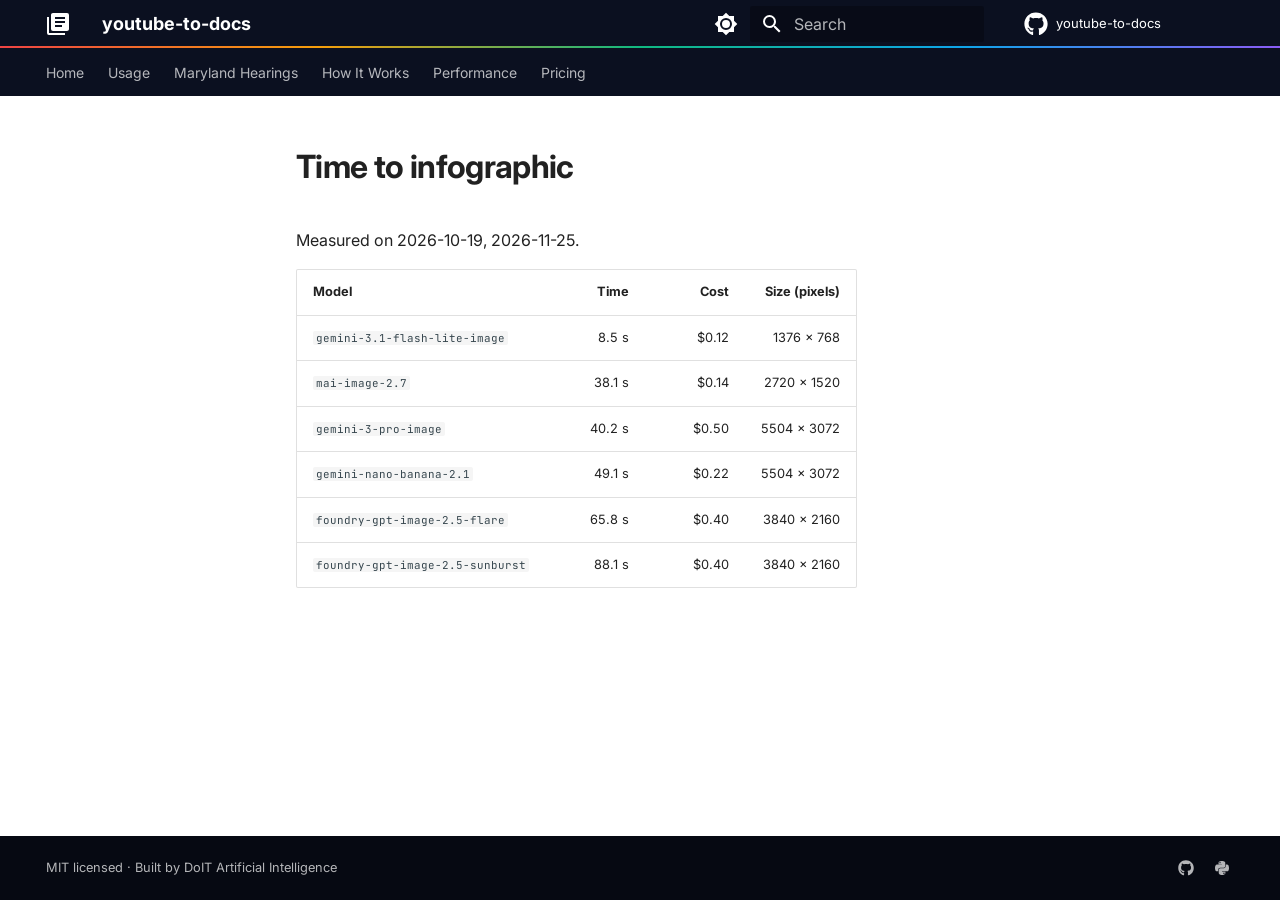
<file: assets/time_to_infographic/index.html>
<!doctype html>
<html lang="en" class="no-js">
  <head>
    
      <meta charset="utf-8">
      <meta name="viewport" content="width=device-width,initial-scale=1">
      
        <meta name="description" content="Turn any YouTube video, playlist or channel into transcripts, summaries, Q&A, infographics, audio and WCAG 2.1 AA captions with one command.">
      
      
      
        <link rel="canonical" href="https://DoIT-Artificial-Intelligence.github.io/youtube-to-docs/assets/time_to_infographic/">
      
      
      
      
        
      
      
      <link rel="icon" href="../logo.png">
      <meta name="generator" content="mkdocs-1.6.1, mkdocs-material-9.7.7">
    
    
      
        <title>Time to infographic - youtube-to-docs</title>
      
    
    
      <link rel="stylesheet" href="../stylesheets/main.ec1eaa64.min.css">
      
        
        <link rel="stylesheet" href="../stylesheets/palette.ab4e12ef.min.css">
      
      


    
    
      
    
    
      
        
        
        <link rel="preconnect" href="https://fonts.gstatic.com" crossorigin>
        <link rel="stylesheet" href="https://fonts.googleapis.com/css?family=Inter:300,300i,400,400i,700,700i%7CJetBrains+Mono:400,400i,700,700i&display=fallback">
        <style>:root{--md-text-font:"Inter";--md-code-font:"JetBrains Mono"}</style>
      
    
    
      <link rel="stylesheet" href="../../stylesheets/extra.css">
    
    <script>__md_scope=new URL("../..",location),__md_hash=e=>[...e].reduce(((e,_)=>(e<<5)-e+_.charCodeAt(0)),0),__md_get=(e,_=localStorage,t=__md_scope)=>JSON.parse(_.getItem(t.pathname+"."+e)),__md_set=(e,_,t=localStorage,a=__md_scope)=>{try{t.setItem(a.pathname+"."+e,JSON.stringify(_))}catch(e){}}</script>
    
      

    
    
  </head>
  
  
    
    
      
    
    
    
    
    <body dir="ltr" data-md-color-scheme="default" data-md-color-primary="custom" data-md-color-accent="custom">
  
    
    <input class="md-toggle" data-md-toggle="drawer" type="checkbox" id="__drawer" autocomplete="off">
    <input class="md-toggle" data-md-toggle="search" type="checkbox" id="__search" autocomplete="off">
    <label class="md-overlay" for="__drawer"></label>
    <div data-md-component="skip">
      
    </div>
    <div data-md-component="announce">
      
    </div>
    
    
      

<header class="md-header" data-md-component="header">
  <nav class="md-header__inner md-grid" aria-label="Header">
    <a href="../.." title="youtube-to-docs" class="md-header__button md-logo" aria-label="youtube-to-docs" data-md-component="logo">
      
  
  <svg xmlns="http://www.w3.org/2000/svg" viewBox="0 0 24 24"><path d="M16 15H9v-2h7m3-2H9V9h10m0-2H9V5h10m2-4H7c-1.11 0-2 .89-2 2v14a2 2 0 0 0 2 2h14c1.11 0 2-.89 2-2V3a2 2 0 0 0-2-2M3 5v16h16v2H3a2 2 0 0 1-2-2V5z"/></svg>

    </a>
    <label class="md-header__button md-icon" for="__drawer">
      
      <svg xmlns="http://www.w3.org/2000/svg" viewBox="0 0 24 24"><path d="M3 6h18v2H3zm0 5h18v2H3zm0 5h18v2H3z"/></svg>
    </label>
    <div class="md-header__title" data-md-component="header-title">
      <div class="md-header__ellipsis">
        <div class="md-header__topic">
          <span class="md-ellipsis">
            youtube-to-docs
          </span>
        </div>
        <div class="md-header__topic" data-md-component="header-topic">
          <span class="md-ellipsis">
            
              Time to infographic
            
          </span>
        </div>
      </div>
    </div>
    
      
        <form class="md-header__option" data-md-component="palette">
  
    
    
    
    <input class="md-option" data-md-color-media="(prefers-color-scheme: light)" data-md-color-scheme="default" data-md-color-primary="custom" data-md-color-accent="custom"  aria-label="Switch to dark mode"  type="radio" name="__palette" id="__palette_0">
    
      <label class="md-header__button md-icon" title="Switch to dark mode" for="__palette_1" hidden>
        <svg xmlns="http://www.w3.org/2000/svg" viewBox="0 0 24 24"><path d="M12 8a4 4 0 0 0-4 4 4 4 0 0 0 4 4 4 4 0 0 0 4-4 4 4 0 0 0-4-4m0 10a6 6 0 0 1-6-6 6 6 0 0 1 6-6 6 6 0 0 1 6 6 6 6 0 0 1-6 6m8-9.31V4h-4.69L12 .69 8.69 4H4v4.69L.69 12 4 15.31V20h4.69L12 23.31 15.31 20H20v-4.69L23.31 12z"/></svg>
      </label>
    
  
    
    
    
    <input class="md-option" data-md-color-media="(prefers-color-scheme: dark)" data-md-color-scheme="slate" data-md-color-primary="custom" data-md-color-accent="custom"  aria-label="Switch to light mode"  type="radio" name="__palette" id="__palette_1">
    
      <label class="md-header__button md-icon" title="Switch to light mode" for="__palette_0" hidden>
        <svg xmlns="http://www.w3.org/2000/svg" viewBox="0 0 24 24"><path d="M12 18c-.89 0-1.74-.2-2.5-.55C11.56 16.5 13 14.42 13 12s-1.44-4.5-3.5-5.45C10.26 6.2 11.11 6 12 6a6 6 0 0 1 6 6 6 6 0 0 1-6 6m8-9.31V4h-4.69L12 .69 8.69 4H4v4.69L.69 12 4 15.31V20h4.69L12 23.31 15.31 20H20v-4.69L23.31 12z"/></svg>
      </label>
    
  
</form>
      
    
    
      <script>var palette=__md_get("__palette");if(palette&&palette.color){if("(prefers-color-scheme)"===palette.color.media){var media=matchMedia("(prefers-color-scheme: light)"),input=document.querySelector(media.matches?"[data-md-color-media='(prefers-color-scheme: light)']":"[data-md-color-media='(prefers-color-scheme: dark)']");palette.color.media=input.getAttribute("data-md-color-media"),palette.color.scheme=input.getAttribute("data-md-color-scheme"),palette.color.primary=input.getAttribute("data-md-color-primary"),palette.color.accent=input.getAttribute("data-md-color-accent")}for(var[key,value]of Object.entries(palette.color))document.body.setAttribute("data-md-color-"+key,value)}</script>
    
    
    
      
      
        <label class="md-header__button md-icon" for="__search">
          
          <svg xmlns="http://www.w3.org/2000/svg" viewBox="0 0 24 24"><path d="M9.5 3A6.5 6.5 0 0 1 16 9.5c0 1.61-.59 3.09-1.56 4.23l.27.27h.79l5 5-1.5 1.5-5-5v-.79l-.27-.27A6.52 6.52 0 0 1 9.5 16 6.5 6.5 0 0 1 3 9.5 6.5 6.5 0 0 1 9.5 3m0 2C7 5 5 7 5 9.5S7 14 9.5 14 14 12 14 9.5 12 5 9.5 5"/></svg>
        </label>
        <div class="md-search" data-md-component="search" role="dialog">
  <label class="md-search__overlay" for="__search"></label>
  <div class="md-search__inner" role="search">
    <form class="md-search__form" name="search">
      <input type="text" class="md-search__input" name="query" aria-label="Search" placeholder="Search" autocapitalize="off" autocorrect="off" autocomplete="off" spellcheck="false" data-md-component="search-query" required>
      <label class="md-search__icon md-icon" for="__search">
        
        <svg xmlns="http://www.w3.org/2000/svg" viewBox="0 0 24 24"><path d="M9.5 3A6.5 6.5 0 0 1 16 9.5c0 1.61-.59 3.09-1.56 4.23l.27.27h.79l5 5-1.5 1.5-5-5v-.79l-.27-.27A6.52 6.52 0 0 1 9.5 16 6.5 6.5 0 0 1 3 9.5 6.5 6.5 0 0 1 9.5 3m0 2C7 5 5 7 5 9.5S7 14 9.5 14 14 12 14 9.5 12 5 9.5 5"/></svg>
        
        <svg xmlns="http://www.w3.org/2000/svg" viewBox="0 0 24 24"><path d="M20 11v2H8l5.5 5.5-1.42 1.42L4.16 12l7.92-7.92L13.5 5.5 8 11z"/></svg>
      </label>
      <nav class="md-search__options" aria-label="Search">
        
        <button type="reset" class="md-search__icon md-icon" title="Clear" aria-label="Clear" tabindex="-1">
          
          <svg xmlns="http://www.w3.org/2000/svg" viewBox="0 0 24 24"><path d="M19 6.41 17.59 5 12 10.59 6.41 5 5 6.41 10.59 12 5 17.59 6.41 19 12 13.41 17.59 19 19 17.59 13.41 12z"/></svg>
        </button>
      </nav>
      
    </form>
    <div class="md-search__output">
      <div class="md-search__scrollwrap" tabindex="0" data-md-scrollfix>
        <div class="md-search-result" data-md-component="search-result">
          <div class="md-search-result__meta">
            Initializing search
          </div>
          <ol class="md-search-result__list" role="presentation"></ol>
        </div>
      </div>
    </div>
  </div>
</div>
      
    
    
      <div class="md-header__source">
        <a href="https://github.com/DoIT-Artificial-Intelligence/youtube-to-docs" title="Go to repository" class="md-source" data-md-component="source">
  <div class="md-source__icon md-icon">
    
    <svg xmlns="http://www.w3.org/2000/svg" viewBox="0 0 512 512"><!--! Font Awesome Free 7.1.0 by @fontawesome - https://fontawesome.com License - https://fontawesome.com/license/free (Icons: CC BY 4.0, Fonts: SIL OFL 1.1, Code: MIT License) Copyright 2025 Fonticons, Inc.--><path d="M173.9 397.4c0 2-2.3 3.6-5.2 3.6-3.3.3-5.6-1.3-5.6-3.6 0-2 2.3-3.6 5.2-3.6 3-.3 5.6 1.3 5.6 3.6m-31.1-4.5c-.7 2 1.3 4.3 4.3 4.9 2.6 1 5.6 0 6.2-2s-1.3-4.3-4.3-5.2c-2.6-.7-5.5.3-6.2 2.3m44.2-1.7c-2.9.7-4.9 2.6-4.6 4.9.3 2 2.9 3.3 5.9 2.6 2.9-.7 4.9-2.6 4.6-4.6-.3-1.9-3-3.2-5.9-2.9M252.8 8C114.1 8 8 113.3 8 252c0 110.9 69.8 205.8 169.5 239.2 12.8 2.3 17.3-5.6 17.3-12.1 0-6.2-.3-40.4-.3-61.4 0 0-70 15-84.7-29.8 0 0-11.4-29.1-27.8-36.6 0 0-22.9-15.7 1.6-15.4 0 0 24.9 2 38.6 25.8 21.9 38.6 58.6 27.5 72.9 20.9 2.3-16 8.8-27.1 16-33.7-55.9-6.2-112.3-14.3-112.3-110.5 0-27.5 7.6-41.3 23.6-58.9-2.6-6.5-11.1-33.3 2.6-67.9 20.9-6.5 69 27 69 27 20-5.6 41.5-8.5 62.8-8.5s42.8 2.9 62.8 8.5c0 0 48.1-33.6 69-27 13.7 34.7 5.2 61.4 2.6 67.9 16 17.7 25.8 31.5 25.8 58.9 0 96.5-58.9 104.2-114.8 110.5 9.2 7.9 17 22.9 17 46.4 0 33.7-.3 75.4-.3 83.6 0 6.5 4.6 14.4 17.3 12.1C436.2 457.8 504 362.9 504 252 504 113.3 391.5 8 252.8 8M105.2 352.9c-1.3 1-1 3.3.7 5.2 1.6 1.6 3.9 2.3 5.2 1 1.3-1 1-3.3-.7-5.2-1.6-1.6-3.9-2.3-5.2-1m-10.8-8.1c-.7 1.3.3 2.9 2.3 3.9 1.6 1 3.6.7 4.3-.7.7-1.3-.3-2.9-2.3-3.9-2-.6-3.6-.3-4.3.7m32.4 35.6c-1.6 1.3-1 4.3 1.3 6.2 2.3 2.3 5.2 2.6 6.5 1 1.3-1.3.7-4.3-1.3-6.2-2.2-2.3-5.2-2.6-6.5-1m-11.4-14.7c-1.6 1-1.6 3.6 0 5.9s4.3 3.3 5.6 2.3c1.6-1.3 1.6-3.9 0-6.2-1.4-2.3-4-3.3-5.6-2"/></svg>
  </div>
  <div class="md-source__repository">
    youtube-to-docs
  </div>
</a>
      </div>
    
  </nav>
  
</header>
    
    <div class="md-container" data-md-component="container">
      
      
        
          
            
<nav class="md-tabs" aria-label="Tabs" data-md-component="tabs">
  <div class="md-grid">
    <ul class="md-tabs__list">
      
        
  
  
  
  
    <li class="md-tabs__item">
      <a href="../.." class="md-tabs__link">
        
  
  
    
  
  Home

      </a>
    </li>
  

      
        
  
  
  
  
    <li class="md-tabs__item">
      <a href="../../usage/" class="md-tabs__link">
        
  
  
    
  
  Usage

      </a>
    </li>
  

      
        
  
  
  
  
    <li class="md-tabs__item">
      <a href="../../maryland-hearings/" class="md-tabs__link">
        
  
  
    
  
  Maryland Hearings

      </a>
    </li>
  

      
        
  
  
  
  
    <li class="md-tabs__item">
      <a href="../../how-this-works/" class="md-tabs__link">
        
  
  
    
  
  How It Works

      </a>
    </li>
  

      
        
  
  
  
  
    <li class="md-tabs__item">
      <a href="../../performance/" class="md-tabs__link">
        
  
  
    
  
  Performance

      </a>
    </li>
  

      
        
  
  
  
  
    <li class="md-tabs__item">
      <a href="../../pricing/" class="md-tabs__link">
        
  
  
    
  
  Pricing

      </a>
    </li>
  

      
    </ul>
  </div>
</nav>
          
        
      
      <main class="md-main" data-md-component="main">
        <div class="md-main__inner md-grid">
          
            
              
              <div class="md-sidebar md-sidebar--primary" data-md-component="sidebar" data-md-type="navigation" >
                <div class="md-sidebar__scrollwrap">
                  <div class="md-sidebar__inner">
                    


  


<nav class="md-nav md-nav--primary md-nav--lifted" aria-label="Navigation" data-md-level="0">
  <label class="md-nav__title" for="__drawer">
    <a href="../.." title="youtube-to-docs" class="md-nav__button md-logo" aria-label="youtube-to-docs" data-md-component="logo">
      
  
  <svg xmlns="http://www.w3.org/2000/svg" viewBox="0 0 24 24"><path d="M16 15H9v-2h7m3-2H9V9h10m0-2H9V5h10m2-4H7c-1.11 0-2 .89-2 2v14a2 2 0 0 0 2 2h14c1.11 0 2-.89 2-2V3a2 2 0 0 0-2-2M3 5v16h16v2H3a2 2 0 0 1-2-2V5z"/></svg>

    </a>
    youtube-to-docs
  </label>
  
    <div class="md-nav__source">
      <a href="https://github.com/DoIT-Artificial-Intelligence/youtube-to-docs" title="Go to repository" class="md-source" data-md-component="source">
  <div class="md-source__icon md-icon">
    
    <svg xmlns="http://www.w3.org/2000/svg" viewBox="0 0 512 512"><!--! Font Awesome Free 7.1.0 by @fontawesome - https://fontawesome.com License - https://fontawesome.com/license/free (Icons: CC BY 4.0, Fonts: SIL OFL 1.1, Code: MIT License) Copyright 2025 Fonticons, Inc.--><path d="M173.9 397.4c0 2-2.3 3.6-5.2 3.6-3.3.3-5.6-1.3-5.6-3.6 0-2 2.3-3.6 5.2-3.6 3-.3 5.6 1.3 5.6 3.6m-31.1-4.5c-.7 2 1.3 4.3 4.3 4.9 2.6 1 5.6 0 6.2-2s-1.3-4.3-4.3-5.2c-2.6-.7-5.5.3-6.2 2.3m44.2-1.7c-2.9.7-4.9 2.6-4.6 4.9.3 2 2.9 3.3 5.9 2.6 2.9-.7 4.9-2.6 4.6-4.6-.3-1.9-3-3.2-5.9-2.9M252.8 8C114.1 8 8 113.3 8 252c0 110.9 69.8 205.8 169.5 239.2 12.8 2.3 17.3-5.6 17.3-12.1 0-6.2-.3-40.4-.3-61.4 0 0-70 15-84.7-29.8 0 0-11.4-29.1-27.8-36.6 0 0-22.9-15.7 1.6-15.4 0 0 24.9 2 38.6 25.8 21.9 38.6 58.6 27.5 72.9 20.9 2.3-16 8.8-27.1 16-33.7-55.9-6.2-112.3-14.3-112.3-110.5 0-27.5 7.6-41.3 23.6-58.9-2.6-6.5-11.1-33.3 2.6-67.9 20.9-6.5 69 27 69 27 20-5.6 41.5-8.5 62.8-8.5s42.8 2.9 62.8 8.5c0 0 48.1-33.6 69-27 13.7 34.7 5.2 61.4 2.6 67.9 16 17.7 25.8 31.5 25.8 58.9 0 96.5-58.9 104.2-114.8 110.5 9.2 7.9 17 22.9 17 46.4 0 33.7-.3 75.4-.3 83.6 0 6.5 4.6 14.4 17.3 12.1C436.2 457.8 504 362.9 504 252 504 113.3 391.5 8 252.8 8M105.2 352.9c-1.3 1-1 3.3.7 5.2 1.6 1.6 3.9 2.3 5.2 1 1.3-1 1-3.3-.7-5.2-1.6-1.6-3.9-2.3-5.2-1m-10.8-8.1c-.7 1.3.3 2.9 2.3 3.9 1.6 1 3.6.7 4.3-.7.7-1.3-.3-2.9-2.3-3.9-2-.6-3.6-.3-4.3.7m32.4 35.6c-1.6 1.3-1 4.3 1.3 6.2 2.3 2.3 5.2 2.6 6.5 1 1.3-1.3.7-4.3-1.3-6.2-2.2-2.3-5.2-2.6-6.5-1m-11.4-14.7c-1.6 1-1.6 3.6 0 5.9s4.3 3.3 5.6 2.3c1.6-1.3 1.6-3.9 0-6.2-1.4-2.3-4-3.3-5.6-2"/></svg>
  </div>
  <div class="md-source__repository">
    youtube-to-docs
  </div>
</a>
    </div>
  
  <ul class="md-nav__list" data-md-scrollfix>
    
      
      
  
  
  
  
    <li class="md-nav__item">
      <a href="../.." class="md-nav__link">
        
  
  
  <span class="md-ellipsis">
    
  
    Home
  

    
  </span>
  
  

      </a>
    </li>
  

    
      
      
  
  
  
  
    <li class="md-nav__item">
      <a href="../../usage/" class="md-nav__link">
        
  
  
  <span class="md-ellipsis">
    
  
    Usage
  

    
  </span>
  
  

      </a>
    </li>
  

    
      
      
  
  
  
  
    <li class="md-nav__item">
      <a href="../../maryland-hearings/" class="md-nav__link">
        
  
  
  <span class="md-ellipsis">
    
  
    Maryland Hearings
  

    
  </span>
  
  

      </a>
    </li>
  

    
      
      
  
  
  
  
    <li class="md-nav__item">
      <a href="../../how-this-works/" class="md-nav__link">
        
  
  
  <span class="md-ellipsis">
    
  
    How It Works
  

    
  </span>
  
  

      </a>
    </li>
  

    
      
      
  
  
  
  
    <li class="md-nav__item">
      <a href="../../performance/" class="md-nav__link">
        
  
  
  <span class="md-ellipsis">
    
  
    Performance
  

    
  </span>
  
  

      </a>
    </li>
  

    
      
      
  
  
  
  
    <li class="md-nav__item">
      <a href="../../pricing/" class="md-nav__link">
        
  
  
  <span class="md-ellipsis">
    
  
    Pricing
  

    
  </span>
  
  

      </a>
    </li>
  

    
  </ul>
</nav>
                  </div>
                </div>
              </div>
            
            
              
              <div class="md-sidebar md-sidebar--secondary" data-md-component="sidebar" data-md-type="toc" >
                <div class="md-sidebar__scrollwrap">
                  <div class="md-sidebar__inner">
                    

<nav class="md-nav md-nav--secondary" aria-label="Table of contents">
  
  
  
  
</nav>
                  </div>
                </div>
              </div>
            
          
          
            <div class="md-content" data-md-component="content">
              
              <article class="md-content__inner md-typeset">
                
                  


  
  


  <h1>Time to infographic</h1>

<p>Measured on 2026-10-19, 2026-11-25.</p>
<table>
<thead>
<tr>
<th style="text-align: left;">Model</th>
<th style="text-align: right;">Time</th>
<th style="text-align: right;">Cost</th>
<th style="text-align: right;">Size (pixels)</th>
</tr>
</thead>
<tbody>
<tr>
<td style="text-align: left;"><code>gemini-3.1-flash-lite-image</code></td>
<td style="text-align: right;">8.5 s</td>
<td style="text-align: right;">$0.12</td>
<td style="text-align: right;">1376 × 768</td>
</tr>
<tr>
<td style="text-align: left;"><code>mai-image-2.7</code></td>
<td style="text-align: right;">38.1 s</td>
<td style="text-align: right;">$0.14</td>
<td style="text-align: right;">2720 × 1520</td>
</tr>
<tr>
<td style="text-align: left;"><code>gemini-3-pro-image</code></td>
<td style="text-align: right;">40.2 s</td>
<td style="text-align: right;">$0.50</td>
<td style="text-align: right;">5504 × 3072</td>
</tr>
<tr>
<td style="text-align: left;"><code>gemini-nano-banana-2.1</code></td>
<td style="text-align: right;">49.1 s</td>
<td style="text-align: right;">$0.22</td>
<td style="text-align: right;">5504 × 3072</td>
</tr>
<tr>
<td style="text-align: left;"><code>foundry-gpt-image-2.5-flare</code></td>
<td style="text-align: right;">65.8 s</td>
<td style="text-align: right;">$0.40</td>
<td style="text-align: right;">3840 × 2160</td>
</tr>
<tr>
<td style="text-align: left;"><code>foundry-gpt-image-2.5-sunburst</code></td>
<td style="text-align: right;">88.1 s</td>
<td style="text-align: right;">$0.40</td>
<td style="text-align: right;">3840 × 2160</td>
</tr>
</tbody>
</table>












                
              </article>
            </div>
          
          
  <script>var tabs=__md_get("__tabs");if(Array.isArray(tabs))e:for(var set of document.querySelectorAll(".tabbed-set")){var labels=set.querySelector(".tabbed-labels");for(var tab of tabs)for(var label of labels.getElementsByTagName("label"))if(label.innerText.trim()===tab){var input=document.getElementById(label.htmlFor);input.checked=!0;continue e}}</script>

<script>var target=document.getElementById(location.hash.slice(1));target&&target.name&&(target.checked=target.name.startsWith("__tabbed_"))</script>
        </div>
        
          <button type="button" class="md-top md-icon" data-md-component="top" hidden>
  
  <svg xmlns="http://www.w3.org/2000/svg" viewBox="0 0 24 24"><path d="M13 20h-2V8l-5.5 5.5-1.42-1.42L12 4.16l7.92 7.92-1.42 1.42L13 8z"/></svg>
  Back to top
</button>
        
      </main>
      
        <footer class="md-footer">
  
    
  
  <div class="md-footer-meta md-typeset">
    <div class="md-footer-meta__inner md-grid">
      <div class="md-copyright">
  
    <div class="md-copyright__highlight">
      MIT licensed &middot; Built by DoIT Artificial Intelligence
    </div>
  
  
</div>
      
        
<div class="md-social">
  
    
    
    
    
    <a href="https://github.com/DoIT-Artificial-Intelligence/youtube-to-docs" target="_blank" rel="noopener" title="GitHub" class="md-social__link">
      <svg xmlns="http://www.w3.org/2000/svg" viewBox="0 0 512 512"><!--! Font Awesome Free 7.1.0 by @fontawesome - https://fontawesome.com License - https://fontawesome.com/license/free (Icons: CC BY 4.0, Fonts: SIL OFL 1.1, Code: MIT License) Copyright 2025 Fonticons, Inc.--><path d="M173.9 397.4c0 2-2.3 3.6-5.2 3.6-3.3.3-5.6-1.3-5.6-3.6 0-2 2.3-3.6 5.2-3.6 3-.3 5.6 1.3 5.6 3.6m-31.1-4.5c-.7 2 1.3 4.3 4.3 4.9 2.6 1 5.6 0 6.2-2s-1.3-4.3-4.3-5.2c-2.6-.7-5.5.3-6.2 2.3m44.2-1.7c-2.9.7-4.9 2.6-4.6 4.9.3 2 2.9 3.3 5.9 2.6 2.9-.7 4.9-2.6 4.6-4.6-.3-1.9-3-3.2-5.9-2.9M252.8 8C114.1 8 8 113.3 8 252c0 110.9 69.8 205.8 169.5 239.2 12.8 2.3 17.3-5.6 17.3-12.1 0-6.2-.3-40.4-.3-61.4 0 0-70 15-84.7-29.8 0 0-11.4-29.1-27.8-36.6 0 0-22.9-15.7 1.6-15.4 0 0 24.9 2 38.6 25.8 21.9 38.6 58.6 27.5 72.9 20.9 2.3-16 8.8-27.1 16-33.7-55.9-6.2-112.3-14.3-112.3-110.5 0-27.5 7.6-41.3 23.6-58.9-2.6-6.5-11.1-33.3 2.6-67.9 20.9-6.5 69 27 69 27 20-5.6 41.5-8.5 62.8-8.5s42.8 2.9 62.8 8.5c0 0 48.1-33.6 69-27 13.7 34.7 5.2 61.4 2.6 67.9 16 17.7 25.8 31.5 25.8 58.9 0 96.5-58.9 104.2-114.8 110.5 9.2 7.9 17 22.9 17 46.4 0 33.7-.3 75.4-.3 83.6 0 6.5 4.6 14.4 17.3 12.1C436.2 457.8 504 362.9 504 252 504 113.3 391.5 8 252.8 8M105.2 352.9c-1.3 1-1 3.3.7 5.2 1.6 1.6 3.9 2.3 5.2 1 1.3-1 1-3.3-.7-5.2-1.6-1.6-3.9-2.3-5.2-1m-10.8-8.1c-.7 1.3.3 2.9 2.3 3.9 1.6 1 3.6.7 4.3-.7.7-1.3-.3-2.9-2.3-3.9-2-.6-3.6-.3-4.3.7m32.4 35.6c-1.6 1.3-1 4.3 1.3 6.2 2.3 2.3 5.2 2.6 6.5 1 1.3-1.3.7-4.3-1.3-6.2-2.2-2.3-5.2-2.6-6.5-1m-11.4-14.7c-1.6 1-1.6 3.6 0 5.9s4.3 3.3 5.6 2.3c1.6-1.3 1.6-3.9 0-6.2-1.4-2.3-4-3.3-5.6-2"/></svg>
    </a>
  
    
    
    
    
    <a href="https://pypi.org/project/youtube-to-docs/" target="_blank" rel="noopener" title="PyPI" class="md-social__link">
      <svg xmlns="http://www.w3.org/2000/svg" viewBox="0 0 448 512"><!--! Font Awesome Free 7.1.0 by @fontawesome - https://fontawesome.com License - https://fontawesome.com/license/free (Icons: CC BY 4.0, Fonts: SIL OFL 1.1, Code: MIT License) Copyright 2025 Fonticons, Inc.--><path d="M439.8 200.5c-7.7-30.9-22.3-54.2-53.4-54.2h-40.1v47.4c0 36.8-31.2 67.8-66.8 67.8H172.7c-29.2 0-53.4 25-53.4 54.3v101.8c0 29 25.2 46 53.4 54.3 33.8 9.9 66.3 11.7 106.8 0 26.9-7.8 53.4-23.5 53.4-54.3v-40.7H226.2v-13.6h160.2c31.1 0 42.6-21.7 53.4-54.2 11.2-33.5 10.7-65.7 0-108.6M286.2 444.7a20.4 20.4 0 1 1 0-40.7 20.4 20.4 0 1 1 0 40.7M167.8 248.1h106.8c29.7 0 53.4-24.5 53.4-54.3V91.9c0-29-24.4-50.7-53.4-55.6-35.8-5.9-74.7-5.6-106.8.1-45.2 8-53.4 24.7-53.4 55.6v40.7h106.9v13.6h-147c-31.1 0-58.3 18.7-66.8 54.2-9.8 40.7-10.2 66.1 0 108.6 7.6 31.6 25.7 54.2 56.8 54.2H101v-48.8c0-35.3 30.5-66.4 66.8-66.4m-6.6-183.4a20.4 20.4 0 1 1 0 40.8 20.4 20.4 0 1 1 0-40.8"/></svg>
    </a>
  
</div>
      
    </div>
  </div>
</footer>
      
    </div>
    <div class="md-dialog" data-md-component="dialog">
      <div class="md-dialog__inner md-typeset"></div>
    </div>
    
    
    
      
      
      <script id="__config" type="application/json">{"annotate": null, "base": "../..", "features": ["content.code.copy", "content.tabs.link", "navigation.tabs", "navigation.sections", "navigation.top", "navigation.footer", "search.highlight"], "search": "../javascripts/workers/search.2c215733.min.js", "tags": null, "translations": {"clipboard.copied": "Copied to clipboard", "clipboard.copy": "Copy to clipboard", "search.result.more.one": "1 more on this page", "search.result.more.other": "# more on this page", "search.result.none": "No matching documents", "search.result.one": "1 matching document", "search.result.other": "# matching documents", "search.result.placeholder": "Type to start searching", "search.result.term.missing": "Missing", "select.version": "Select version"}, "version": null}</script>
    
    
      <script src="../javascripts/bundle.d7400e89.min.js"></script>
      
        <script src="../../javascripts/pricing.js"></script>
      
        <script src="../../javascripts/a11y.js"></script>
      
    
  </body>
</html>
</file>
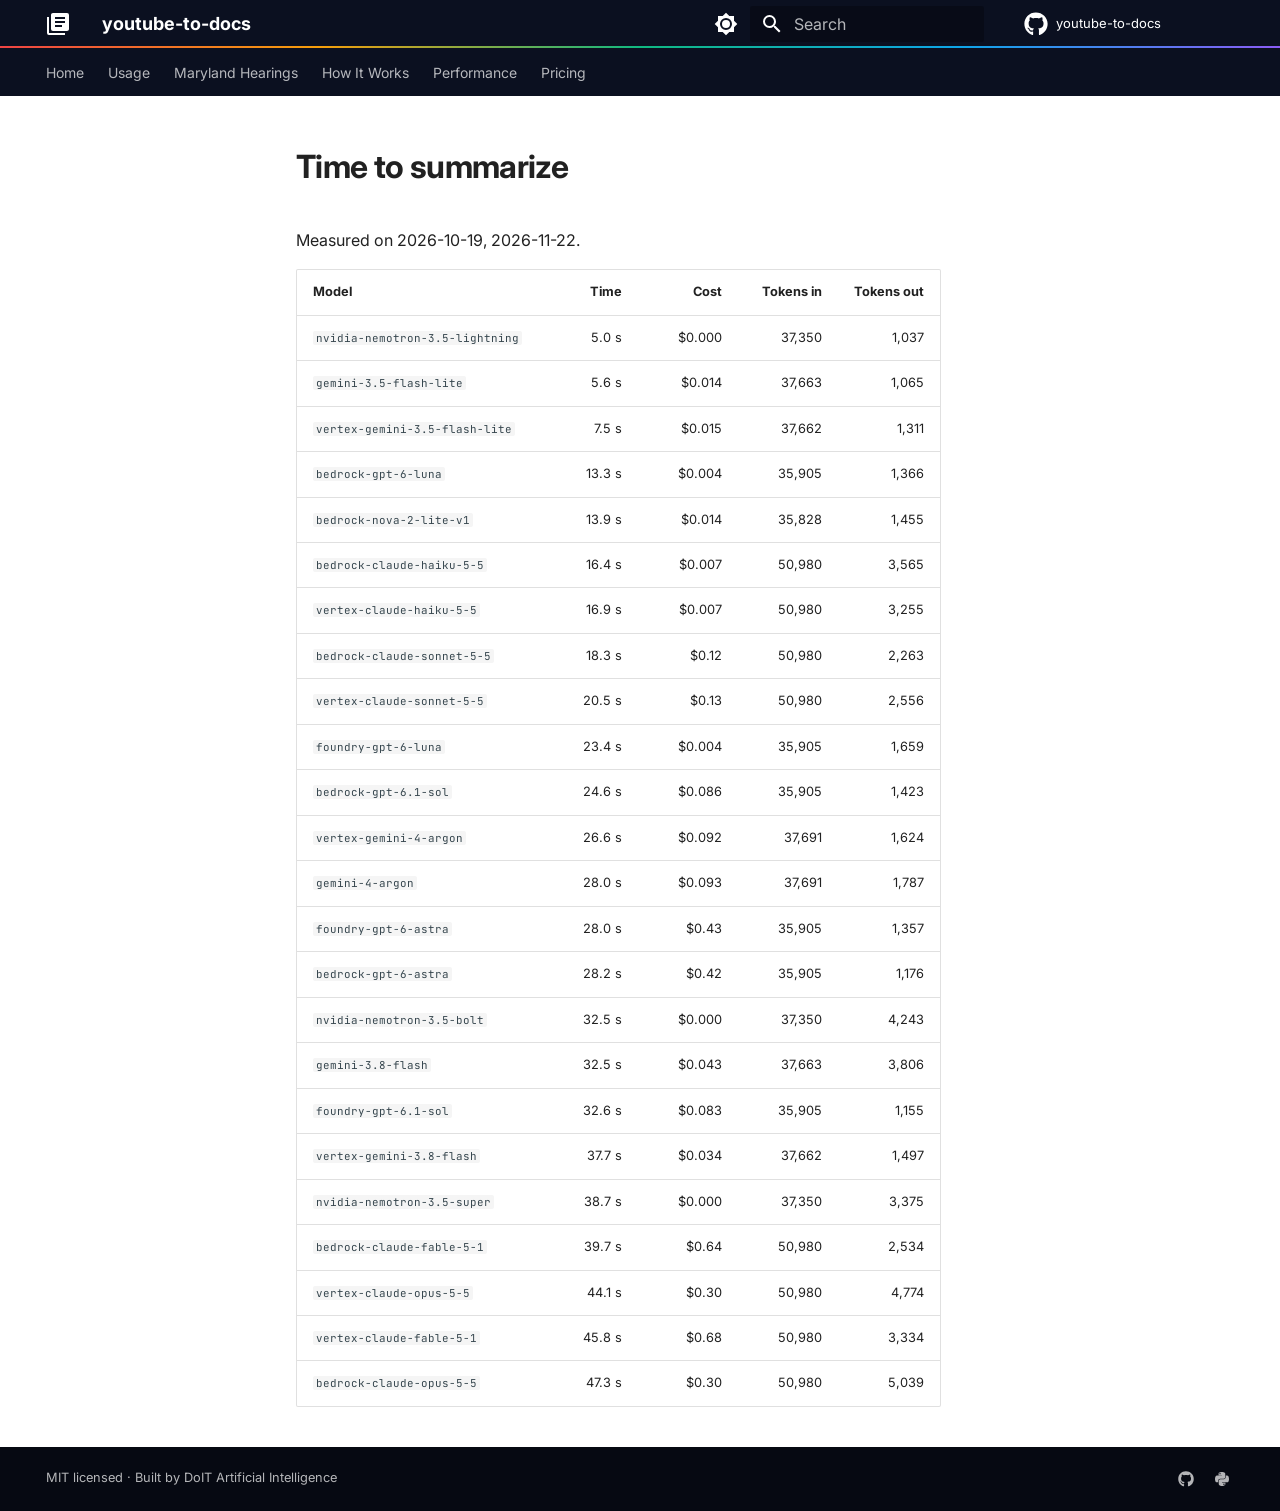
<file: assets/time_to_summarize/index.html>
<!doctype html>
<html lang="en" class="no-js">
  <head>
    
      <meta charset="utf-8">
      <meta name="viewport" content="width=device-width,initial-scale=1">
      
        <meta name="description" content="Turn any YouTube video, playlist or channel into transcripts, summaries, Q&A, infographics, audio and WCAG 2.1 AA captions with one command.">
      
      
      
        <link rel="canonical" href="https://DoIT-Artificial-Intelligence.github.io/youtube-to-docs/assets/time_to_summarize/">
      
      
      
      
        
      
      
      <link rel="icon" href="../logo.png">
      <meta name="generator" content="mkdocs-1.6.1, mkdocs-material-9.7.7">
    
    
      
        <title>Time to summarize - youtube-to-docs</title>
      
    
    
      <link rel="stylesheet" href="../stylesheets/main.ec1eaa64.min.css">
      
        
        <link rel="stylesheet" href="../stylesheets/palette.ab4e12ef.min.css">
      
      


    
    
      
    
    
      
        
        
        <link rel="preconnect" href="https://fonts.gstatic.com" crossorigin>
        <link rel="stylesheet" href="https://fonts.googleapis.com/css?family=Inter:300,300i,400,400i,700,700i%7CJetBrains+Mono:400,400i,700,700i&display=fallback">
        <style>:root{--md-text-font:"Inter";--md-code-font:"JetBrains Mono"}</style>
      
    
    
      <link rel="stylesheet" href="../../stylesheets/extra.css">
    
    <script>__md_scope=new URL("../..",location),__md_hash=e=>[...e].reduce(((e,_)=>(e<<5)-e+_.charCodeAt(0)),0),__md_get=(e,_=localStorage,t=__md_scope)=>JSON.parse(_.getItem(t.pathname+"."+e)),__md_set=(e,_,t=localStorage,a=__md_scope)=>{try{t.setItem(a.pathname+"."+e,JSON.stringify(_))}catch(e){}}</script>
    
      

    
    
  </head>
  
  
    
    
      
    
    
    
    
    <body dir="ltr" data-md-color-scheme="default" data-md-color-primary="custom" data-md-color-accent="custom">
  
    
    <input class="md-toggle" data-md-toggle="drawer" type="checkbox" id="__drawer" autocomplete="off">
    <input class="md-toggle" data-md-toggle="search" type="checkbox" id="__search" autocomplete="off">
    <label class="md-overlay" for="__drawer"></label>
    <div data-md-component="skip">
      
    </div>
    <div data-md-component="announce">
      
    </div>
    
    
      

<header class="md-header" data-md-component="header">
  <nav class="md-header__inner md-grid" aria-label="Header">
    <a href="../.." title="youtube-to-docs" class="md-header__button md-logo" aria-label="youtube-to-docs" data-md-component="logo">
      
  
  <svg xmlns="http://www.w3.org/2000/svg" viewBox="0 0 24 24"><path d="M16 15H9v-2h7m3-2H9V9h10m0-2H9V5h10m2-4H7c-1.11 0-2 .89-2 2v14a2 2 0 0 0 2 2h14c1.11 0 2-.89 2-2V3a2 2 0 0 0-2-2M3 5v16h16v2H3a2 2 0 0 1-2-2V5z"/></svg>

    </a>
    <label class="md-header__button md-icon" for="__drawer">
      
      <svg xmlns="http://www.w3.org/2000/svg" viewBox="0 0 24 24"><path d="M3 6h18v2H3zm0 5h18v2H3zm0 5h18v2H3z"/></svg>
    </label>
    <div class="md-header__title" data-md-component="header-title">
      <div class="md-header__ellipsis">
        <div class="md-header__topic">
          <span class="md-ellipsis">
            youtube-to-docs
          </span>
        </div>
        <div class="md-header__topic" data-md-component="header-topic">
          <span class="md-ellipsis">
            
              Time to summarize
            
          </span>
        </div>
      </div>
    </div>
    
      
        <form class="md-header__option" data-md-component="palette">
  
    
    
    
    <input class="md-option" data-md-color-media="(prefers-color-scheme: light)" data-md-color-scheme="default" data-md-color-primary="custom" data-md-color-accent="custom"  aria-label="Switch to dark mode"  type="radio" name="__palette" id="__palette_0">
    
      <label class="md-header__button md-icon" title="Switch to dark mode" for="__palette_1" hidden>
        <svg xmlns="http://www.w3.org/2000/svg" viewBox="0 0 24 24"><path d="M12 8a4 4 0 0 0-4 4 4 4 0 0 0 4 4 4 4 0 0 0 4-4 4 4 0 0 0-4-4m0 10a6 6 0 0 1-6-6 6 6 0 0 1 6-6 6 6 0 0 1 6 6 6 6 0 0 1-6 6m8-9.31V4h-4.69L12 .69 8.69 4H4v4.69L.69 12 4 15.31V20h4.69L12 23.31 15.31 20H20v-4.69L23.31 12z"/></svg>
      </label>
    
  
    
    
    
    <input class="md-option" data-md-color-media="(prefers-color-scheme: dark)" data-md-color-scheme="slate" data-md-color-primary="custom" data-md-color-accent="custom"  aria-label="Switch to light mode"  type="radio" name="__palette" id="__palette_1">
    
      <label class="md-header__button md-icon" title="Switch to light mode" for="__palette_0" hidden>
        <svg xmlns="http://www.w3.org/2000/svg" viewBox="0 0 24 24"><path d="M12 18c-.89 0-1.74-.2-2.5-.55C11.56 16.5 13 14.42 13 12s-1.44-4.5-3.5-5.45C10.26 6.2 11.11 6 12 6a6 6 0 0 1 6 6 6 6 0 0 1-6 6m8-9.31V4h-4.69L12 .69 8.69 4H4v4.69L.69 12 4 15.31V20h4.69L12 23.31 15.31 20H20v-4.69L23.31 12z"/></svg>
      </label>
    
  
</form>
      
    
    
      <script>var palette=__md_get("__palette");if(palette&&palette.color){if("(prefers-color-scheme)"===palette.color.media){var media=matchMedia("(prefers-color-scheme: light)"),input=document.querySelector(media.matches?"[data-md-color-media='(prefers-color-scheme: light)']":"[data-md-color-media='(prefers-color-scheme: dark)']");palette.color.media=input.getAttribute("data-md-color-media"),palette.color.scheme=input.getAttribute("data-md-color-scheme"),palette.color.primary=input.getAttribute("data-md-color-primary"),palette.color.accent=input.getAttribute("data-md-color-accent")}for(var[key,value]of Object.entries(palette.color))document.body.setAttribute("data-md-color-"+key,value)}</script>
    
    
    
      
      
        <label class="md-header__button md-icon" for="__search">
          
          <svg xmlns="http://www.w3.org/2000/svg" viewBox="0 0 24 24"><path d="M9.5 3A6.5 6.5 0 0 1 16 9.5c0 1.61-.59 3.09-1.56 4.23l.27.27h.79l5 5-1.5 1.5-5-5v-.79l-.27-.27A6.52 6.52 0 0 1 9.5 16 6.5 6.5 0 0 1 3 9.5 6.5 6.5 0 0 1 9.5 3m0 2C7 5 5 7 5 9.5S7 14 9.5 14 14 12 14 9.5 12 5 9.5 5"/></svg>
        </label>
        <div class="md-search" data-md-component="search" role="dialog">
  <label class="md-search__overlay" for="__search"></label>
  <div class="md-search__inner" role="search">
    <form class="md-search__form" name="search">
      <input type="text" class="md-search__input" name="query" aria-label="Search" placeholder="Search" autocapitalize="off" autocorrect="off" autocomplete="off" spellcheck="false" data-md-component="search-query" required>
      <label class="md-search__icon md-icon" for="__search">
        
        <svg xmlns="http://www.w3.org/2000/svg" viewBox="0 0 24 24"><path d="M9.5 3A6.5 6.5 0 0 1 16 9.5c0 1.61-.59 3.09-1.56 4.23l.27.27h.79l5 5-1.5 1.5-5-5v-.79l-.27-.27A6.52 6.52 0 0 1 9.5 16 6.5 6.5 0 0 1 3 9.5 6.5 6.5 0 0 1 9.5 3m0 2C7 5 5 7 5 9.5S7 14 9.5 14 14 12 14 9.5 12 5 9.5 5"/></svg>
        
        <svg xmlns="http://www.w3.org/2000/svg" viewBox="0 0 24 24"><path d="M20 11v2H8l5.5 5.5-1.42 1.42L4.16 12l7.92-7.92L13.5 5.5 8 11z"/></svg>
      </label>
      <nav class="md-search__options" aria-label="Search">
        
        <button type="reset" class="md-search__icon md-icon" title="Clear" aria-label="Clear" tabindex="-1">
          
          <svg xmlns="http://www.w3.org/2000/svg" viewBox="0 0 24 24"><path d="M19 6.41 17.59 5 12 10.59 6.41 5 5 6.41 10.59 12 5 17.59 6.41 19 12 13.41 17.59 19 19 17.59 13.41 12z"/></svg>
        </button>
      </nav>
      
    </form>
    <div class="md-search__output">
      <div class="md-search__scrollwrap" tabindex="0" data-md-scrollfix>
        <div class="md-search-result" data-md-component="search-result">
          <div class="md-search-result__meta">
            Initializing search
          </div>
          <ol class="md-search-result__list" role="presentation"></ol>
        </div>
      </div>
    </div>
  </div>
</div>
      
    
    
      <div class="md-header__source">
        <a href="https://github.com/DoIT-Artificial-Intelligence/youtube-to-docs" title="Go to repository" class="md-source" data-md-component="source">
  <div class="md-source__icon md-icon">
    
    <svg xmlns="http://www.w3.org/2000/svg" viewBox="0 0 512 512"><!--! Font Awesome Free 7.1.0 by @fontawesome - https://fontawesome.com License - https://fontawesome.com/license/free (Icons: CC BY 4.0, Fonts: SIL OFL 1.1, Code: MIT License) Copyright 2025 Fonticons, Inc.--><path d="M173.9 397.4c0 2-2.3 3.6-5.2 3.6-3.3.3-5.6-1.3-5.6-3.6 0-2 2.3-3.6 5.2-3.6 3-.3 5.6 1.3 5.6 3.6m-31.1-4.5c-.7 2 1.3 4.3 4.3 4.9 2.6 1 5.6 0 6.2-2s-1.3-4.3-4.3-5.2c-2.6-.7-5.5.3-6.2 2.3m44.2-1.7c-2.9.7-4.9 2.6-4.6 4.9.3 2 2.9 3.3 5.9 2.6 2.9-.7 4.9-2.6 4.6-4.6-.3-1.9-3-3.2-5.9-2.9M252.8 8C114.1 8 8 113.3 8 252c0 110.9 69.8 205.8 169.5 239.2 12.8 2.3 17.3-5.6 17.3-12.1 0-6.2-.3-40.4-.3-61.4 0 0-70 15-84.7-29.8 0 0-11.4-29.1-27.8-36.6 0 0-22.9-15.7 1.6-15.4 0 0 24.9 2 38.6 25.8 21.9 38.6 58.6 27.5 72.9 20.9 2.3-16 8.8-27.1 16-33.7-55.9-6.2-112.3-14.3-112.3-110.5 0-27.5 7.6-41.3 23.6-58.9-2.6-6.5-11.1-33.3 2.6-67.9 20.9-6.5 69 27 69 27 20-5.6 41.5-8.5 62.8-8.5s42.8 2.9 62.8 8.5c0 0 48.1-33.6 69-27 13.7 34.7 5.2 61.4 2.6 67.9 16 17.7 25.8 31.5 25.8 58.9 0 96.5-58.9 104.2-114.8 110.5 9.2 7.9 17 22.9 17 46.4 0 33.7-.3 75.4-.3 83.6 0 6.5 4.6 14.4 17.3 12.1C436.2 457.8 504 362.9 504 252 504 113.3 391.5 8 252.8 8M105.2 352.9c-1.3 1-1 3.3.7 5.2 1.6 1.6 3.9 2.3 5.2 1 1.3-1 1-3.3-.7-5.2-1.6-1.6-3.9-2.3-5.2-1m-10.8-8.1c-.7 1.3.3 2.9 2.3 3.9 1.6 1 3.6.7 4.3-.7.7-1.3-.3-2.9-2.3-3.9-2-.6-3.6-.3-4.3.7m32.4 35.6c-1.6 1.3-1 4.3 1.3 6.2 2.3 2.3 5.2 2.6 6.5 1 1.3-1.3.7-4.3-1.3-6.2-2.2-2.3-5.2-2.6-6.5-1m-11.4-14.7c-1.6 1-1.6 3.6 0 5.9s4.3 3.3 5.6 2.3c1.6-1.3 1.6-3.9 0-6.2-1.4-2.3-4-3.3-5.6-2"/></svg>
  </div>
  <div class="md-source__repository">
    youtube-to-docs
  </div>
</a>
      </div>
    
  </nav>
  
</header>
    
    <div class="md-container" data-md-component="container">
      
      
        
          
            
<nav class="md-tabs" aria-label="Tabs" data-md-component="tabs">
  <div class="md-grid">
    <ul class="md-tabs__list">
      
        
  
  
  
  
    <li class="md-tabs__item">
      <a href="../.." class="md-tabs__link">
        
  
  
    
  
  Home

      </a>
    </li>
  

      
        
  
  
  
  
    <li class="md-tabs__item">
      <a href="../../usage/" class="md-tabs__link">
        
  
  
    
  
  Usage

      </a>
    </li>
  

      
        
  
  
  
  
    <li class="md-tabs__item">
      <a href="../../maryland-hearings/" class="md-tabs__link">
        
  
  
    
  
  Maryland Hearings

      </a>
    </li>
  

      
        
  
  
  
  
    <li class="md-tabs__item">
      <a href="../../how-this-works/" class="md-tabs__link">
        
  
  
    
  
  How It Works

      </a>
    </li>
  

      
        
  
  
  
  
    <li class="md-tabs__item">
      <a href="../../performance/" class="md-tabs__link">
        
  
  
    
  
  Performance

      </a>
    </li>
  

      
        
  
  
  
  
    <li class="md-tabs__item">
      <a href="../../pricing/" class="md-tabs__link">
        
  
  
    
  
  Pricing

      </a>
    </li>
  

      
    </ul>
  </div>
</nav>
          
        
      
      <main class="md-main" data-md-component="main">
        <div class="md-main__inner md-grid">
          
            
              
              <div class="md-sidebar md-sidebar--primary" data-md-component="sidebar" data-md-type="navigation" >
                <div class="md-sidebar__scrollwrap">
                  <div class="md-sidebar__inner">
                    


  


<nav class="md-nav md-nav--primary md-nav--lifted" aria-label="Navigation" data-md-level="0">
  <label class="md-nav__title" for="__drawer">
    <a href="../.." title="youtube-to-docs" class="md-nav__button md-logo" aria-label="youtube-to-docs" data-md-component="logo">
      
  
  <svg xmlns="http://www.w3.org/2000/svg" viewBox="0 0 24 24"><path d="M16 15H9v-2h7m3-2H9V9h10m0-2H9V5h10m2-4H7c-1.11 0-2 .89-2 2v14a2 2 0 0 0 2 2h14c1.11 0 2-.89 2-2V3a2 2 0 0 0-2-2M3 5v16h16v2H3a2 2 0 0 1-2-2V5z"/></svg>

    </a>
    youtube-to-docs
  </label>
  
    <div class="md-nav__source">
      <a href="https://github.com/DoIT-Artificial-Intelligence/youtube-to-docs" title="Go to repository" class="md-source" data-md-component="source">
  <div class="md-source__icon md-icon">
    
    <svg xmlns="http://www.w3.org/2000/svg" viewBox="0 0 512 512"><!--! Font Awesome Free 7.1.0 by @fontawesome - https://fontawesome.com License - https://fontawesome.com/license/free (Icons: CC BY 4.0, Fonts: SIL OFL 1.1, Code: MIT License) Copyright 2025 Fonticons, Inc.--><path d="M173.9 397.4c0 2-2.3 3.6-5.2 3.6-3.3.3-5.6-1.3-5.6-3.6 0-2 2.3-3.6 5.2-3.6 3-.3 5.6 1.3 5.6 3.6m-31.1-4.5c-.7 2 1.3 4.3 4.3 4.9 2.6 1 5.6 0 6.2-2s-1.3-4.3-4.3-5.2c-2.6-.7-5.5.3-6.2 2.3m44.2-1.7c-2.9.7-4.9 2.6-4.6 4.9.3 2 2.9 3.3 5.9 2.6 2.9-.7 4.9-2.6 4.6-4.6-.3-1.9-3-3.2-5.9-2.9M252.8 8C114.1 8 8 113.3 8 252c0 110.9 69.8 205.8 169.5 239.2 12.8 2.3 17.3-5.6 17.3-12.1 0-6.2-.3-40.4-.3-61.4 0 0-70 15-84.7-29.8 0 0-11.4-29.1-27.8-36.6 0 0-22.9-15.7 1.6-15.4 0 0 24.9 2 38.6 25.8 21.9 38.6 58.6 27.5 72.9 20.9 2.3-16 8.8-27.1 16-33.7-55.9-6.2-112.3-14.3-112.3-110.5 0-27.5 7.6-41.3 23.6-58.9-2.6-6.5-11.1-33.3 2.6-67.9 20.9-6.5 69 27 69 27 20-5.6 41.5-8.5 62.8-8.5s42.8 2.9 62.8 8.5c0 0 48.1-33.6 69-27 13.7 34.7 5.2 61.4 2.6 67.9 16 17.7 25.8 31.5 25.8 58.9 0 96.5-58.9 104.2-114.8 110.5 9.2 7.9 17 22.9 17 46.4 0 33.7-.3 75.4-.3 83.6 0 6.5 4.6 14.4 17.3 12.1C436.2 457.8 504 362.9 504 252 504 113.3 391.5 8 252.8 8M105.2 352.9c-1.3 1-1 3.3.7 5.2 1.6 1.6 3.9 2.3 5.2 1 1.3-1 1-3.3-.7-5.2-1.6-1.6-3.9-2.3-5.2-1m-10.8-8.1c-.7 1.3.3 2.9 2.3 3.9 1.6 1 3.6.7 4.3-.7.7-1.3-.3-2.9-2.3-3.9-2-.6-3.6-.3-4.3.7m32.4 35.6c-1.6 1.3-1 4.3 1.3 6.2 2.3 2.3 5.2 2.6 6.5 1 1.3-1.3.7-4.3-1.3-6.2-2.2-2.3-5.2-2.6-6.5-1m-11.4-14.7c-1.6 1-1.6 3.6 0 5.9s4.3 3.3 5.6 2.3c1.6-1.3 1.6-3.9 0-6.2-1.4-2.3-4-3.3-5.6-2"/></svg>
  </div>
  <div class="md-source__repository">
    youtube-to-docs
  </div>
</a>
    </div>
  
  <ul class="md-nav__list" data-md-scrollfix>
    
      
      
  
  
  
  
    <li class="md-nav__item">
      <a href="../.." class="md-nav__link">
        
  
  
  <span class="md-ellipsis">
    
  
    Home
  

    
  </span>
  
  

      </a>
    </li>
  

    
      
      
  
  
  
  
    <li class="md-nav__item">
      <a href="../../usage/" class="md-nav__link">
        
  
  
  <span class="md-ellipsis">
    
  
    Usage
  

    
  </span>
  
  

      </a>
    </li>
  

    
      
      
  
  
  
  
    <li class="md-nav__item">
      <a href="../../maryland-hearings/" class="md-nav__link">
        
  
  
  <span class="md-ellipsis">
    
  
    Maryland Hearings
  

    
  </span>
  
  

      </a>
    </li>
  

    
      
      
  
  
  
  
    <li class="md-nav__item">
      <a href="../../how-this-works/" class="md-nav__link">
        
  
  
  <span class="md-ellipsis">
    
  
    How It Works
  

    
  </span>
  
  

      </a>
    </li>
  

    
      
      
  
  
  
  
    <li class="md-nav__item">
      <a href="../../performance/" class="md-nav__link">
        
  
  
  <span class="md-ellipsis">
    
  
    Performance
  

    
  </span>
  
  

      </a>
    </li>
  

    
      
      
  
  
  
  
    <li class="md-nav__item">
      <a href="../../pricing/" class="md-nav__link">
        
  
  
  <span class="md-ellipsis">
    
  
    Pricing
  

    
  </span>
  
  

      </a>
    </li>
  

    
  </ul>
</nav>
                  </div>
                </div>
              </div>
            
            
              
              <div class="md-sidebar md-sidebar--secondary" data-md-component="sidebar" data-md-type="toc" >
                <div class="md-sidebar__scrollwrap">
                  <div class="md-sidebar__inner">
                    

<nav class="md-nav md-nav--secondary" aria-label="Table of contents">
  
  
  
  
</nav>
                  </div>
                </div>
              </div>
            
          
          
            <div class="md-content" data-md-component="content">
              
              <article class="md-content__inner md-typeset">
                
                  


  
  


  <h1>Time to summarize</h1>

<p>Measured on 2026-10-19, 2026-11-22.</p>
<table>
<thead>
<tr>
<th style="text-align: left;">Model</th>
<th style="text-align: right;">Time</th>
<th style="text-align: right;">Cost</th>
<th style="text-align: right;">Tokens in</th>
<th style="text-align: right;">Tokens out</th>
</tr>
</thead>
<tbody>
<tr>
<td style="text-align: left;"><code>nvidia-nemotron-3.5-lightning</code></td>
<td style="text-align: right;">5.0 s</td>
<td style="text-align: right;">$0.000</td>
<td style="text-align: right;">37,350</td>
<td style="text-align: right;">1,037</td>
</tr>
<tr>
<td style="text-align: left;"><code>gemini-3.5-flash-lite</code></td>
<td style="text-align: right;">5.6 s</td>
<td style="text-align: right;">$0.014</td>
<td style="text-align: right;">37,663</td>
<td style="text-align: right;">1,065</td>
</tr>
<tr>
<td style="text-align: left;"><code>vertex-gemini-3.5-flash-lite</code></td>
<td style="text-align: right;">7.5 s</td>
<td style="text-align: right;">$0.015</td>
<td style="text-align: right;">37,662</td>
<td style="text-align: right;">1,311</td>
</tr>
<tr>
<td style="text-align: left;"><code>bedrock-gpt-6-luna</code></td>
<td style="text-align: right;">13.3 s</td>
<td style="text-align: right;">$0.004</td>
<td style="text-align: right;">35,905</td>
<td style="text-align: right;">1,366</td>
</tr>
<tr>
<td style="text-align: left;"><code>bedrock-nova-2-lite-v1</code></td>
<td style="text-align: right;">13.9 s</td>
<td style="text-align: right;">$0.014</td>
<td style="text-align: right;">35,828</td>
<td style="text-align: right;">1,455</td>
</tr>
<tr>
<td style="text-align: left;"><code>bedrock-claude-haiku-5-5</code></td>
<td style="text-align: right;">16.4 s</td>
<td style="text-align: right;">$0.007</td>
<td style="text-align: right;">50,980</td>
<td style="text-align: right;">3,565</td>
</tr>
<tr>
<td style="text-align: left;"><code>vertex-claude-haiku-5-5</code></td>
<td style="text-align: right;">16.9 s</td>
<td style="text-align: right;">$0.007</td>
<td style="text-align: right;">50,980</td>
<td style="text-align: right;">3,255</td>
</tr>
<tr>
<td style="text-align: left;"><code>bedrock-claude-sonnet-5-5</code></td>
<td style="text-align: right;">18.3 s</td>
<td style="text-align: right;">$0.12</td>
<td style="text-align: right;">50,980</td>
<td style="text-align: right;">2,263</td>
</tr>
<tr>
<td style="text-align: left;"><code>vertex-claude-sonnet-5-5</code></td>
<td style="text-align: right;">20.5 s</td>
<td style="text-align: right;">$0.13</td>
<td style="text-align: right;">50,980</td>
<td style="text-align: right;">2,556</td>
</tr>
<tr>
<td style="text-align: left;"><code>foundry-gpt-6-luna</code></td>
<td style="text-align: right;">23.4 s</td>
<td style="text-align: right;">$0.004</td>
<td style="text-align: right;">35,905</td>
<td style="text-align: right;">1,659</td>
</tr>
<tr>
<td style="text-align: left;"><code>bedrock-gpt-6.1-sol</code></td>
<td style="text-align: right;">24.6 s</td>
<td style="text-align: right;">$0.086</td>
<td style="text-align: right;">35,905</td>
<td style="text-align: right;">1,423</td>
</tr>
<tr>
<td style="text-align: left;"><code>vertex-gemini-4-argon</code></td>
<td style="text-align: right;">26.6 s</td>
<td style="text-align: right;">$0.092</td>
<td style="text-align: right;">37,691</td>
<td style="text-align: right;">1,624</td>
</tr>
<tr>
<td style="text-align: left;"><code>gemini-4-argon</code></td>
<td style="text-align: right;">28.0 s</td>
<td style="text-align: right;">$0.093</td>
<td style="text-align: right;">37,691</td>
<td style="text-align: right;">1,787</td>
</tr>
<tr>
<td style="text-align: left;"><code>foundry-gpt-6-astra</code></td>
<td style="text-align: right;">28.0 s</td>
<td style="text-align: right;">$0.43</td>
<td style="text-align: right;">35,905</td>
<td style="text-align: right;">1,357</td>
</tr>
<tr>
<td style="text-align: left;"><code>bedrock-gpt-6-astra</code></td>
<td style="text-align: right;">28.2 s</td>
<td style="text-align: right;">$0.42</td>
<td style="text-align: right;">35,905</td>
<td style="text-align: right;">1,176</td>
</tr>
<tr>
<td style="text-align: left;"><code>nvidia-nemotron-3.5-bolt</code></td>
<td style="text-align: right;">32.5 s</td>
<td style="text-align: right;">$0.000</td>
<td style="text-align: right;">37,350</td>
<td style="text-align: right;">4,243</td>
</tr>
<tr>
<td style="text-align: left;"><code>gemini-3.8-flash</code></td>
<td style="text-align: right;">32.5 s</td>
<td style="text-align: right;">$0.043</td>
<td style="text-align: right;">37,663</td>
<td style="text-align: right;">3,806</td>
</tr>
<tr>
<td style="text-align: left;"><code>foundry-gpt-6.1-sol</code></td>
<td style="text-align: right;">32.6 s</td>
<td style="text-align: right;">$0.083</td>
<td style="text-align: right;">35,905</td>
<td style="text-align: right;">1,155</td>
</tr>
<tr>
<td style="text-align: left;"><code>vertex-gemini-3.8-flash</code></td>
<td style="text-align: right;">37.7 s</td>
<td style="text-align: right;">$0.034</td>
<td style="text-align: right;">37,662</td>
<td style="text-align: right;">1,497</td>
</tr>
<tr>
<td style="text-align: left;"><code>nvidia-nemotron-3.5-super</code></td>
<td style="text-align: right;">38.7 s</td>
<td style="text-align: right;">$0.000</td>
<td style="text-align: right;">37,350</td>
<td style="text-align: right;">3,375</td>
</tr>
<tr>
<td style="text-align: left;"><code>bedrock-claude-fable-5-1</code></td>
<td style="text-align: right;">39.7 s</td>
<td style="text-align: right;">$0.64</td>
<td style="text-align: right;">50,980</td>
<td style="text-align: right;">2,534</td>
</tr>
<tr>
<td style="text-align: left;"><code>vertex-claude-opus-5-5</code></td>
<td style="text-align: right;">44.1 s</td>
<td style="text-align: right;">$0.30</td>
<td style="text-align: right;">50,980</td>
<td style="text-align: right;">4,774</td>
</tr>
<tr>
<td style="text-align: left;"><code>vertex-claude-fable-5-1</code></td>
<td style="text-align: right;">45.8 s</td>
<td style="text-align: right;">$0.68</td>
<td style="text-align: right;">50,980</td>
<td style="text-align: right;">3,334</td>
</tr>
<tr>
<td style="text-align: left;"><code>bedrock-claude-opus-5-5</code></td>
<td style="text-align: right;">47.3 s</td>
<td style="text-align: right;">$0.30</td>
<td style="text-align: right;">50,980</td>
<td style="text-align: right;">5,039</td>
</tr>
</tbody>
</table>












                
              </article>
            </div>
          
          
  <script>var tabs=__md_get("__tabs");if(Array.isArray(tabs))e:for(var set of document.querySelectorAll(".tabbed-set")){var labels=set.querySelector(".tabbed-labels");for(var tab of tabs)for(var label of labels.getElementsByTagName("label"))if(label.innerText.trim()===tab){var input=document.getElementById(label.htmlFor);input.checked=!0;continue e}}</script>

<script>var target=document.getElementById(location.hash.slice(1));target&&target.name&&(target.checked=target.name.startsWith("__tabbed_"))</script>
        </div>
        
          <button type="button" class="md-top md-icon" data-md-component="top" hidden>
  
  <svg xmlns="http://www.w3.org/2000/svg" viewBox="0 0 24 24"><path d="M13 20h-2V8l-5.5 5.5-1.42-1.42L12 4.16l7.92 7.92-1.42 1.42L13 8z"/></svg>
  Back to top
</button>
        
      </main>
      
        <footer class="md-footer">
  
    
  
  <div class="md-footer-meta md-typeset">
    <div class="md-footer-meta__inner md-grid">
      <div class="md-copyright">
  
    <div class="md-copyright__highlight">
      MIT licensed &middot; Built by DoIT Artificial Intelligence
    </div>
  
  
</div>
      
        
<div class="md-social">
  
    
    
    
    
    <a href="https://github.com/DoIT-Artificial-Intelligence/youtube-to-docs" target="_blank" rel="noopener" title="GitHub" class="md-social__link">
      <svg xmlns="http://www.w3.org/2000/svg" viewBox="0 0 512 512"><!--! Font Awesome Free 7.1.0 by @fontawesome - https://fontawesome.com License - https://fontawesome.com/license/free (Icons: CC BY 4.0, Fonts: SIL OFL 1.1, Code: MIT License) Copyright 2025 Fonticons, Inc.--><path d="M173.9 397.4c0 2-2.3 3.6-5.2 3.6-3.3.3-5.6-1.3-5.6-3.6 0-2 2.3-3.6 5.2-3.6 3-.3 5.6 1.3 5.6 3.6m-31.1-4.5c-.7 2 1.3 4.3 4.3 4.9 2.6 1 5.6 0 6.2-2s-1.3-4.3-4.3-5.2c-2.6-.7-5.5.3-6.2 2.3m44.2-1.7c-2.9.7-4.9 2.6-4.6 4.9.3 2 2.9 3.3 5.9 2.6 2.9-.7 4.9-2.6 4.6-4.6-.3-1.9-3-3.2-5.9-2.9M252.8 8C114.1 8 8 113.3 8 252c0 110.9 69.8 205.8 169.5 239.2 12.8 2.3 17.3-5.6 17.3-12.1 0-6.2-.3-40.4-.3-61.4 0 0-70 15-84.7-29.8 0 0-11.4-29.1-27.8-36.6 0 0-22.9-15.7 1.6-15.4 0 0 24.9 2 38.6 25.8 21.9 38.6 58.6 27.5 72.9 20.9 2.3-16 8.8-27.1 16-33.7-55.9-6.2-112.3-14.3-112.3-110.5 0-27.5 7.6-41.3 23.6-58.9-2.6-6.5-11.1-33.3 2.6-67.9 20.9-6.5 69 27 69 27 20-5.6 41.5-8.5 62.8-8.5s42.8 2.9 62.8 8.5c0 0 48.1-33.6 69-27 13.7 34.7 5.2 61.4 2.6 67.9 16 17.7 25.8 31.5 25.8 58.9 0 96.5-58.9 104.2-114.8 110.5 9.2 7.9 17 22.9 17 46.4 0 33.7-.3 75.4-.3 83.6 0 6.5 4.6 14.4 17.3 12.1C436.2 457.8 504 362.9 504 252 504 113.3 391.5 8 252.8 8M105.2 352.9c-1.3 1-1 3.3.7 5.2 1.6 1.6 3.9 2.3 5.2 1 1.3-1 1-3.3-.7-5.2-1.6-1.6-3.9-2.3-5.2-1m-10.8-8.1c-.7 1.3.3 2.9 2.3 3.9 1.6 1 3.6.7 4.3-.7.7-1.3-.3-2.9-2.3-3.9-2-.6-3.6-.3-4.3.7m32.4 35.6c-1.6 1.3-1 4.3 1.3 6.2 2.3 2.3 5.2 2.6 6.5 1 1.3-1.3.7-4.3-1.3-6.2-2.2-2.3-5.2-2.6-6.5-1m-11.4-14.7c-1.6 1-1.6 3.6 0 5.9s4.3 3.3 5.6 2.3c1.6-1.3 1.6-3.9 0-6.2-1.4-2.3-4-3.3-5.6-2"/></svg>
    </a>
  
    
    
    
    
    <a href="https://pypi.org/project/youtube-to-docs/" target="_blank" rel="noopener" title="PyPI" class="md-social__link">
      <svg xmlns="http://www.w3.org/2000/svg" viewBox="0 0 448 512"><!--! Font Awesome Free 7.1.0 by @fontawesome - https://fontawesome.com License - https://fontawesome.com/license/free (Icons: CC BY 4.0, Fonts: SIL OFL 1.1, Code: MIT License) Copyright 2025 Fonticons, Inc.--><path d="M439.8 200.5c-7.7-30.9-22.3-54.2-53.4-54.2h-40.1v47.4c0 36.8-31.2 67.8-66.8 67.8H172.7c-29.2 0-53.4 25-53.4 54.3v101.8c0 29 25.2 46 53.4 54.3 33.8 9.9 66.3 11.7 106.8 0 26.9-7.8 53.4-23.5 53.4-54.3v-40.7H226.2v-13.6h160.2c31.1 0 42.6-21.7 53.4-54.2 11.2-33.5 10.7-65.7 0-108.6M286.2 444.7a20.4 20.4 0 1 1 0-40.7 20.4 20.4 0 1 1 0 40.7M167.8 248.1h106.8c29.7 0 53.4-24.5 53.4-54.3V91.9c0-29-24.4-50.7-53.4-55.6-35.8-5.9-74.7-5.6-106.8.1-45.2 8-53.4 24.7-53.4 55.6v40.7h106.9v13.6h-147c-31.1 0-58.3 18.7-66.8 54.2-9.8 40.7-10.2 66.1 0 108.6 7.6 31.6 25.7 54.2 56.8 54.2H101v-48.8c0-35.3 30.5-66.4 66.8-66.4m-6.6-183.4a20.4 20.4 0 1 1 0 40.8 20.4 20.4 0 1 1 0-40.8"/></svg>
    </a>
  
</div>
      
    </div>
  </div>
</footer>
      
    </div>
    <div class="md-dialog" data-md-component="dialog">
      <div class="md-dialog__inner md-typeset"></div>
    </div>
    
    
    
      
      
      <script id="__config" type="application/json">{"annotate": null, "base": "../..", "features": ["content.code.copy", "content.tabs.link", "navigation.tabs", "navigation.sections", "navigation.top", "navigation.footer", "search.highlight"], "search": "../javascripts/workers/search.2c215733.min.js", "tags": null, "translations": {"clipboard.copied": "Copied to clipboard", "clipboard.copy": "Copy to clipboard", "search.result.more.one": "1 more on this page", "search.result.more.other": "# more on this page", "search.result.none": "No matching documents", "search.result.one": "1 matching document", "search.result.other": "# matching documents", "search.result.placeholder": "Type to start searching", "search.result.term.missing": "Missing", "select.version": "Select version"}, "version": null}</script>
    
    
      <script src="../javascripts/bundle.d7400e89.min.js"></script>
      
        <script src="../../javascripts/pricing.js"></script>
      
        <script src="../../javascripts/a11y.js"></script>
      
    
  </body>
</html>
</file>
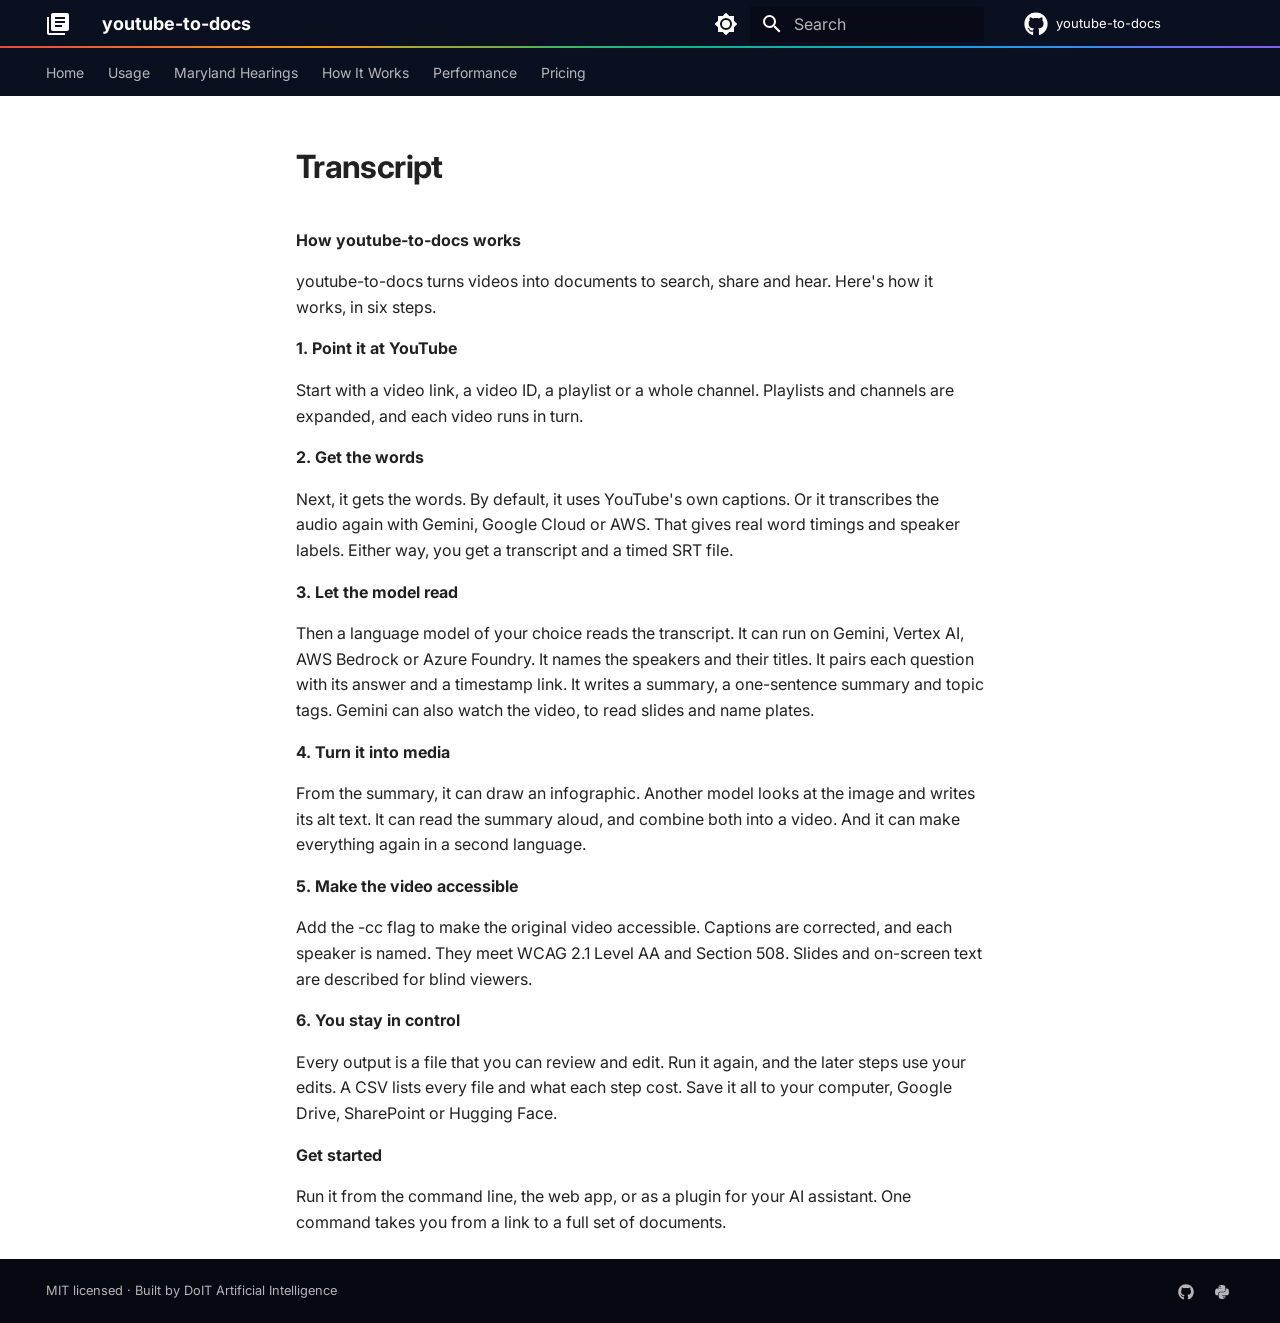
<file: assets/explainer/transcript/index.html>
<!doctype html>
<html lang="en" class="no-js">
  <head>
    
      <meta charset="utf-8">
      <meta name="viewport" content="width=device-width,initial-scale=1">
      
        <meta name="description" content="Turn any YouTube video, playlist or channel into transcripts, summaries, Q&A, infographics, audio and WCAG 2.1 AA captions with one command.">
      
      
      
        <link rel="canonical" href="https://DoIT-Artificial-Intelligence.github.io/youtube-to-docs/assets/explainer/transcript/">
      
      
      
      
        
      
      
      <link rel="icon" href="../../logo.png">
      <meta name="generator" content="mkdocs-1.6.1, mkdocs-material-9.7.7">
    
    
      
        <title>Transcript - youtube-to-docs</title>
      
    
    
      <link rel="stylesheet" href="../../stylesheets/main.ec1eaa64.min.css">
      
        
        <link rel="stylesheet" href="../../stylesheets/palette.ab4e12ef.min.css">
      
      


    
    
      
    
    
      
        
        
        <link rel="preconnect" href="https://fonts.gstatic.com" crossorigin>
        <link rel="stylesheet" href="https://fonts.googleapis.com/css?family=Inter:300,300i,400,400i,700,700i%7CJetBrains+Mono:400,400i,700,700i&display=fallback">
        <style>:root{--md-text-font:"Inter";--md-code-font:"JetBrains Mono"}</style>
      
    
    
      <link rel="stylesheet" href="../../../stylesheets/extra.css">
    
    <script>__md_scope=new URL("../../..",location),__md_hash=e=>[...e].reduce(((e,_)=>(e<<5)-e+_.charCodeAt(0)),0),__md_get=(e,_=localStorage,t=__md_scope)=>JSON.parse(_.getItem(t.pathname+"."+e)),__md_set=(e,_,t=localStorage,a=__md_scope)=>{try{t.setItem(a.pathname+"."+e,JSON.stringify(_))}catch(e){}}</script>
    
      

    
    
  </head>
  
  
    
    
      
    
    
    
    
    <body dir="ltr" data-md-color-scheme="default" data-md-color-primary="custom" data-md-color-accent="custom">
  
    
    <input class="md-toggle" data-md-toggle="drawer" type="checkbox" id="__drawer" autocomplete="off">
    <input class="md-toggle" data-md-toggle="search" type="checkbox" id="__search" autocomplete="off">
    <label class="md-overlay" for="__drawer"></label>
    <div data-md-component="skip">
      
    </div>
    <div data-md-component="announce">
      
    </div>
    
    
      

<header class="md-header" data-md-component="header">
  <nav class="md-header__inner md-grid" aria-label="Header">
    <a href="../../.." title="youtube-to-docs" class="md-header__button md-logo" aria-label="youtube-to-docs" data-md-component="logo">
      
  
  <svg xmlns="http://www.w3.org/2000/svg" viewBox="0 0 24 24"><path d="M16 15H9v-2h7m3-2H9V9h10m0-2H9V5h10m2-4H7c-1.11 0-2 .89-2 2v14a2 2 0 0 0 2 2h14c1.11 0 2-.89 2-2V3a2 2 0 0 0-2-2M3 5v16h16v2H3a2 2 0 0 1-2-2V5z"/></svg>

    </a>
    <label class="md-header__button md-icon" for="__drawer">
      
      <svg xmlns="http://www.w3.org/2000/svg" viewBox="0 0 24 24"><path d="M3 6h18v2H3zm0 5h18v2H3zm0 5h18v2H3z"/></svg>
    </label>
    <div class="md-header__title" data-md-component="header-title">
      <div class="md-header__ellipsis">
        <div class="md-header__topic">
          <span class="md-ellipsis">
            youtube-to-docs
          </span>
        </div>
        <div class="md-header__topic" data-md-component="header-topic">
          <span class="md-ellipsis">
            
              Transcript
            
          </span>
        </div>
      </div>
    </div>
    
      
        <form class="md-header__option" data-md-component="palette">
  
    
    
    
    <input class="md-option" data-md-color-media="(prefers-color-scheme: light)" data-md-color-scheme="default" data-md-color-primary="custom" data-md-color-accent="custom"  aria-label="Switch to dark mode"  type="radio" name="__palette" id="__palette_0">
    
      <label class="md-header__button md-icon" title="Switch to dark mode" for="__palette_1" hidden>
        <svg xmlns="http://www.w3.org/2000/svg" viewBox="0 0 24 24"><path d="M12 8a4 4 0 0 0-4 4 4 4 0 0 0 4 4 4 4 0 0 0 4-4 4 4 0 0 0-4-4m0 10a6 6 0 0 1-6-6 6 6 0 0 1 6-6 6 6 0 0 1 6 6 6 6 0 0 1-6 6m8-9.31V4h-4.69L12 .69 8.69 4H4v4.69L.69 12 4 15.31V20h4.69L12 23.31 15.31 20H20v-4.69L23.31 12z"/></svg>
      </label>
    
  
    
    
    
    <input class="md-option" data-md-color-media="(prefers-color-scheme: dark)" data-md-color-scheme="slate" data-md-color-primary="custom" data-md-color-accent="custom"  aria-label="Switch to light mode"  type="radio" name="__palette" id="__palette_1">
    
      <label class="md-header__button md-icon" title="Switch to light mode" for="__palette_0" hidden>
        <svg xmlns="http://www.w3.org/2000/svg" viewBox="0 0 24 24"><path d="M12 18c-.89 0-1.74-.2-2.5-.55C11.56 16.5 13 14.42 13 12s-1.44-4.5-3.5-5.45C10.26 6.2 11.11 6 12 6a6 6 0 0 1 6 6 6 6 0 0 1-6 6m8-9.31V4h-4.69L12 .69 8.69 4H4v4.69L.69 12 4 15.31V20h4.69L12 23.31 15.31 20H20v-4.69L23.31 12z"/></svg>
      </label>
    
  
</form>
      
    
    
      <script>var palette=__md_get("__palette");if(palette&&palette.color){if("(prefers-color-scheme)"===palette.color.media){var media=matchMedia("(prefers-color-scheme: light)"),input=document.querySelector(media.matches?"[data-md-color-media='(prefers-color-scheme: light)']":"[data-md-color-media='(prefers-color-scheme: dark)']");palette.color.media=input.getAttribute("data-md-color-media"),palette.color.scheme=input.getAttribute("data-md-color-scheme"),palette.color.primary=input.getAttribute("data-md-color-primary"),palette.color.accent=input.getAttribute("data-md-color-accent")}for(var[key,value]of Object.entries(palette.color))document.body.setAttribute("data-md-color-"+key,value)}</script>
    
    
    
      
      
        <label class="md-header__button md-icon" for="__search">
          
          <svg xmlns="http://www.w3.org/2000/svg" viewBox="0 0 24 24"><path d="M9.5 3A6.5 6.5 0 0 1 16 9.5c0 1.61-.59 3.09-1.56 4.23l.27.27h.79l5 5-1.5 1.5-5-5v-.79l-.27-.27A6.52 6.52 0 0 1 9.5 16 6.5 6.5 0 0 1 3 9.5 6.5 6.5 0 0 1 9.5 3m0 2C7 5 5 7 5 9.5S7 14 9.5 14 14 12 14 9.5 12 5 9.5 5"/></svg>
        </label>
        <div class="md-search" data-md-component="search" role="dialog">
  <label class="md-search__overlay" for="__search"></label>
  <div class="md-search__inner" role="search">
    <form class="md-search__form" name="search">
      <input type="text" class="md-search__input" name="query" aria-label="Search" placeholder="Search" autocapitalize="off" autocorrect="off" autocomplete="off" spellcheck="false" data-md-component="search-query" required>
      <label class="md-search__icon md-icon" for="__search">
        
        <svg xmlns="http://www.w3.org/2000/svg" viewBox="0 0 24 24"><path d="M9.5 3A6.5 6.5 0 0 1 16 9.5c0 1.61-.59 3.09-1.56 4.23l.27.27h.79l5 5-1.5 1.5-5-5v-.79l-.27-.27A6.52 6.52 0 0 1 9.5 16 6.5 6.5 0 0 1 3 9.5 6.5 6.5 0 0 1 9.5 3m0 2C7 5 5 7 5 9.5S7 14 9.5 14 14 12 14 9.5 12 5 9.5 5"/></svg>
        
        <svg xmlns="http://www.w3.org/2000/svg" viewBox="0 0 24 24"><path d="M20 11v2H8l5.5 5.5-1.42 1.42L4.16 12l7.92-7.92L13.5 5.5 8 11z"/></svg>
      </label>
      <nav class="md-search__options" aria-label="Search">
        
        <button type="reset" class="md-search__icon md-icon" title="Clear" aria-label="Clear" tabindex="-1">
          
          <svg xmlns="http://www.w3.org/2000/svg" viewBox="0 0 24 24"><path d="M19 6.41 17.59 5 12 10.59 6.41 5 5 6.41 10.59 12 5 17.59 6.41 19 12 13.41 17.59 19 19 17.59 13.41 12z"/></svg>
        </button>
      </nav>
      
    </form>
    <div class="md-search__output">
      <div class="md-search__scrollwrap" tabindex="0" data-md-scrollfix>
        <div class="md-search-result" data-md-component="search-result">
          <div class="md-search-result__meta">
            Initializing search
          </div>
          <ol class="md-search-result__list" role="presentation"></ol>
        </div>
      </div>
    </div>
  </div>
</div>
      
    
    
      <div class="md-header__source">
        <a href="https://github.com/DoIT-Artificial-Intelligence/youtube-to-docs" title="Go to repository" class="md-source" data-md-component="source">
  <div class="md-source__icon md-icon">
    
    <svg xmlns="http://www.w3.org/2000/svg" viewBox="0 0 512 512"><!--! Font Awesome Free 7.1.0 by @fontawesome - https://fontawesome.com License - https://fontawesome.com/license/free (Icons: CC BY 4.0, Fonts: SIL OFL 1.1, Code: MIT License) Copyright 2025 Fonticons, Inc.--><path d="M173.9 397.4c0 2-2.3 3.6-5.2 3.6-3.3.3-5.6-1.3-5.6-3.6 0-2 2.3-3.6 5.2-3.6 3-.3 5.6 1.3 5.6 3.6m-31.1-4.5c-.7 2 1.3 4.3 4.3 4.9 2.6 1 5.6 0 6.2-2s-1.3-4.3-4.3-5.2c-2.6-.7-5.5.3-6.2 2.3m44.2-1.7c-2.9.7-4.9 2.6-4.6 4.9.3 2 2.9 3.3 5.9 2.6 2.9-.7 4.9-2.6 4.6-4.6-.3-1.9-3-3.2-5.9-2.9M252.8 8C114.1 8 8 113.3 8 252c0 110.9 69.8 205.8 169.5 239.2 12.8 2.3 17.3-5.6 17.3-12.1 0-6.2-.3-40.4-.3-61.4 0 0-70 15-84.7-29.8 0 0-11.4-29.1-27.8-36.6 0 0-22.9-15.7 1.6-15.4 0 0 24.9 2 38.6 25.8 21.9 38.6 58.6 27.5 72.9 20.9 2.3-16 8.8-27.1 16-33.7-55.9-6.2-112.3-14.3-112.3-110.5 0-27.5 7.6-41.3 23.6-58.9-2.6-6.5-11.1-33.3 2.6-67.9 20.9-6.5 69 27 69 27 20-5.6 41.5-8.5 62.8-8.5s42.8 2.9 62.8 8.5c0 0 48.1-33.6 69-27 13.7 34.7 5.2 61.4 2.6 67.9 16 17.7 25.8 31.5 25.8 58.9 0 96.5-58.9 104.2-114.8 110.5 9.2 7.9 17 22.9 17 46.4 0 33.7-.3 75.4-.3 83.6 0 6.5 4.6 14.4 17.3 12.1C436.2 457.8 504 362.9 504 252 504 113.3 391.5 8 252.8 8M105.2 352.9c-1.3 1-1 3.3.7 5.2 1.6 1.6 3.9 2.3 5.2 1 1.3-1 1-3.3-.7-5.2-1.6-1.6-3.9-2.3-5.2-1m-10.8-8.1c-.7 1.3.3 2.9 2.3 3.9 1.6 1 3.6.7 4.3-.7.7-1.3-.3-2.9-2.3-3.9-2-.6-3.6-.3-4.3.7m32.4 35.6c-1.6 1.3-1 4.3 1.3 6.2 2.3 2.3 5.2 2.6 6.5 1 1.3-1.3.7-4.3-1.3-6.2-2.2-2.3-5.2-2.6-6.5-1m-11.4-14.7c-1.6 1-1.6 3.6 0 5.9s4.3 3.3 5.6 2.3c1.6-1.3 1.6-3.9 0-6.2-1.4-2.3-4-3.3-5.6-2"/></svg>
  </div>
  <div class="md-source__repository">
    youtube-to-docs
  </div>
</a>
      </div>
    
  </nav>
  
</header>
    
    <div class="md-container" data-md-component="container">
      
      
        
          
            
<nav class="md-tabs" aria-label="Tabs" data-md-component="tabs">
  <div class="md-grid">
    <ul class="md-tabs__list">
      
        
  
  
  
  
    <li class="md-tabs__item">
      <a href="../../.." class="md-tabs__link">
        
  
  
    
  
  Home

      </a>
    </li>
  

      
        
  
  
  
  
    <li class="md-tabs__item">
      <a href="../../../usage/" class="md-tabs__link">
        
  
  
    
  
  Usage

      </a>
    </li>
  

      
        
  
  
  
  
    <li class="md-tabs__item">
      <a href="../../../maryland-hearings/" class="md-tabs__link">
        
  
  
    
  
  Maryland Hearings

      </a>
    </li>
  

      
        
  
  
  
  
    <li class="md-tabs__item">
      <a href="../../../how-this-works/" class="md-tabs__link">
        
  
  
    
  
  How It Works

      </a>
    </li>
  

      
        
  
  
  
  
    <li class="md-tabs__item">
      <a href="../../../performance/" class="md-tabs__link">
        
  
  
    
  
  Performance

      </a>
    </li>
  

      
        
  
  
  
  
    <li class="md-tabs__item">
      <a href="../../../pricing/" class="md-tabs__link">
        
  
  
    
  
  Pricing

      </a>
    </li>
  

      
    </ul>
  </div>
</nav>
          
        
      
      <main class="md-main" data-md-component="main">
        <div class="md-main__inner md-grid">
          
            
              
              <div class="md-sidebar md-sidebar--primary" data-md-component="sidebar" data-md-type="navigation" >
                <div class="md-sidebar__scrollwrap">
                  <div class="md-sidebar__inner">
                    


  


<nav class="md-nav md-nav--primary md-nav--lifted" aria-label="Navigation" data-md-level="0">
  <label class="md-nav__title" for="__drawer">
    <a href="../../.." title="youtube-to-docs" class="md-nav__button md-logo" aria-label="youtube-to-docs" data-md-component="logo">
      
  
  <svg xmlns="http://www.w3.org/2000/svg" viewBox="0 0 24 24"><path d="M16 15H9v-2h7m3-2H9V9h10m0-2H9V5h10m2-4H7c-1.11 0-2 .89-2 2v14a2 2 0 0 0 2 2h14c1.11 0 2-.89 2-2V3a2 2 0 0 0-2-2M3 5v16h16v2H3a2 2 0 0 1-2-2V5z"/></svg>

    </a>
    youtube-to-docs
  </label>
  
    <div class="md-nav__source">
      <a href="https://github.com/DoIT-Artificial-Intelligence/youtube-to-docs" title="Go to repository" class="md-source" data-md-component="source">
  <div class="md-source__icon md-icon">
    
    <svg xmlns="http://www.w3.org/2000/svg" viewBox="0 0 512 512"><!--! Font Awesome Free 7.1.0 by @fontawesome - https://fontawesome.com License - https://fontawesome.com/license/free (Icons: CC BY 4.0, Fonts: SIL OFL 1.1, Code: MIT License) Copyright 2025 Fonticons, Inc.--><path d="M173.9 397.4c0 2-2.3 3.6-5.2 3.6-3.3.3-5.6-1.3-5.6-3.6 0-2 2.3-3.6 5.2-3.6 3-.3 5.6 1.3 5.6 3.6m-31.1-4.5c-.7 2 1.3 4.3 4.3 4.9 2.6 1 5.6 0 6.2-2s-1.3-4.3-4.3-5.2c-2.6-.7-5.5.3-6.2 2.3m44.2-1.7c-2.9.7-4.9 2.6-4.6 4.9.3 2 2.9 3.3 5.9 2.6 2.9-.7 4.9-2.6 4.6-4.6-.3-1.9-3-3.2-5.9-2.9M252.8 8C114.1 8 8 113.3 8 252c0 110.9 69.8 205.8 169.5 239.2 12.8 2.3 17.3-5.6 17.3-12.1 0-6.2-.3-40.4-.3-61.4 0 0-70 15-84.7-29.8 0 0-11.4-29.1-27.8-36.6 0 0-22.9-15.7 1.6-15.4 0 0 24.9 2 38.6 25.8 21.9 38.6 58.6 27.5 72.9 20.9 2.3-16 8.8-27.1 16-33.7-55.9-6.2-112.3-14.3-112.3-110.5 0-27.5 7.6-41.3 23.6-58.9-2.6-6.5-11.1-33.3 2.6-67.9 20.9-6.5 69 27 69 27 20-5.6 41.5-8.5 62.8-8.5s42.8 2.9 62.8 8.5c0 0 48.1-33.6 69-27 13.7 34.7 5.2 61.4 2.6 67.9 16 17.7 25.8 31.5 25.8 58.9 0 96.5-58.9 104.2-114.8 110.5 9.2 7.9 17 22.9 17 46.4 0 33.7-.3 75.4-.3 83.6 0 6.5 4.6 14.4 17.3 12.1C436.2 457.8 504 362.9 504 252 504 113.3 391.5 8 252.8 8M105.2 352.9c-1.3 1-1 3.3.7 5.2 1.6 1.6 3.9 2.3 5.2 1 1.3-1 1-3.3-.7-5.2-1.6-1.6-3.9-2.3-5.2-1m-10.8-8.1c-.7 1.3.3 2.9 2.3 3.9 1.6 1 3.6.7 4.3-.7.7-1.3-.3-2.9-2.3-3.9-2-.6-3.6-.3-4.3.7m32.4 35.6c-1.6 1.3-1 4.3 1.3 6.2 2.3 2.3 5.2 2.6 6.5 1 1.3-1.3.7-4.3-1.3-6.2-2.2-2.3-5.2-2.6-6.5-1m-11.4-14.7c-1.6 1-1.6 3.6 0 5.9s4.3 3.3 5.6 2.3c1.6-1.3 1.6-3.9 0-6.2-1.4-2.3-4-3.3-5.6-2"/></svg>
  </div>
  <div class="md-source__repository">
    youtube-to-docs
  </div>
</a>
    </div>
  
  <ul class="md-nav__list" data-md-scrollfix>
    
      
      
  
  
  
  
    <li class="md-nav__item">
      <a href="../../.." class="md-nav__link">
        
  
  
  <span class="md-ellipsis">
    
  
    Home
  

    
  </span>
  
  

      </a>
    </li>
  

    
      
      
  
  
  
  
    <li class="md-nav__item">
      <a href="../../../usage/" class="md-nav__link">
        
  
  
  <span class="md-ellipsis">
    
  
    Usage
  

    
  </span>
  
  

      </a>
    </li>
  

    
      
      
  
  
  
  
    <li class="md-nav__item">
      <a href="../../../maryland-hearings/" class="md-nav__link">
        
  
  
  <span class="md-ellipsis">
    
  
    Maryland Hearings
  

    
  </span>
  
  

      </a>
    </li>
  

    
      
      
  
  
  
  
    <li class="md-nav__item">
      <a href="../../../how-this-works/" class="md-nav__link">
        
  
  
  <span class="md-ellipsis">
    
  
    How It Works
  

    
  </span>
  
  

      </a>
    </li>
  

    
      
      
  
  
  
  
    <li class="md-nav__item">
      <a href="../../../performance/" class="md-nav__link">
        
  
  
  <span class="md-ellipsis">
    
  
    Performance
  

    
  </span>
  
  

      </a>
    </li>
  

    
      
      
  
  
  
  
    <li class="md-nav__item">
      <a href="../../../pricing/" class="md-nav__link">
        
  
  
  <span class="md-ellipsis">
    
  
    Pricing
  

    
  </span>
  
  

      </a>
    </li>
  

    
  </ul>
</nav>
                  </div>
                </div>
              </div>
            
            
              
              <div class="md-sidebar md-sidebar--secondary" data-md-component="sidebar" data-md-type="toc" >
                <div class="md-sidebar__scrollwrap">
                  <div class="md-sidebar__inner">
                    

<nav class="md-nav md-nav--secondary" aria-label="Table of contents">
  
  
  
  
</nav>
                  </div>
                </div>
              </div>
            
          
          
            <div class="md-content" data-md-component="content">
              
              <article class="md-content__inner md-typeset">
                
                  


  
  


  <h1>Transcript</h1>

<p><strong>How youtube-to-docs works</strong></p>
<p>youtube-to-docs turns videos into documents to search, share and hear. Here's how it works, in six steps.</p>
<p><strong>1. Point it at YouTube</strong></p>
<p>Start with a video link, a video ID, a playlist or a whole channel. Playlists and channels are expanded, and each video runs in turn.</p>
<p><strong>2. Get the words</strong></p>
<p>Next, it gets the words. By default, it uses YouTube's own captions. Or it transcribes the audio again with Gemini, Google Cloud or AWS. That gives real word timings and speaker labels. Either way, you get a transcript and a timed SRT file.</p>
<p><strong>3. Let the model read</strong></p>
<p>Then a language model of your choice reads the transcript. It can run on Gemini, Vertex AI, AWS Bedrock or Azure Foundry. It names the speakers and their titles. It pairs each question with its answer and a timestamp link. It writes a summary, a one-sentence summary and topic tags. Gemini can also watch the video, to read slides and name plates.</p>
<p><strong>4. Turn it into media</strong></p>
<p>From the summary, it can draw an infographic. Another model looks at the image and writes its alt text. It can read the summary aloud, and combine both into a video. And it can make everything again in a second language.</p>
<p><strong>5. Make the video accessible</strong></p>
<p>Add the -cc flag to make the original video accessible. Captions are corrected, and each speaker is named. They meet WCAG 2.1 Level AA and Section 508. Slides and on-screen text are described for blind viewers.</p>
<p><strong>6. You stay in control</strong></p>
<p>Every output is a file that you can review and edit. Run it again, and the later steps use your edits. A CSV lists every file and what each step cost. Save it all to your computer, Google Drive, SharePoint or Hugging Face.</p>
<p><strong>Get started</strong></p>
<p>Run it from the command line, the web app, or as a plugin for your AI assistant. One command takes you from a link to a full set of documents.</p>












                
              </article>
            </div>
          
          
  <script>var tabs=__md_get("__tabs");if(Array.isArray(tabs))e:for(var set of document.querySelectorAll(".tabbed-set")){var labels=set.querySelector(".tabbed-labels");for(var tab of tabs)for(var label of labels.getElementsByTagName("label"))if(label.innerText.trim()===tab){var input=document.getElementById(label.htmlFor);input.checked=!0;continue e}}</script>

<script>var target=document.getElementById(location.hash.slice(1));target&&target.name&&(target.checked=target.name.startsWith("__tabbed_"))</script>
        </div>
        
          <button type="button" class="md-top md-icon" data-md-component="top" hidden>
  
  <svg xmlns="http://www.w3.org/2000/svg" viewBox="0 0 24 24"><path d="M13 20h-2V8l-5.5 5.5-1.42-1.42L12 4.16l7.92 7.92-1.42 1.42L13 8z"/></svg>
  Back to top
</button>
        
      </main>
      
        <footer class="md-footer">
  
    
  
  <div class="md-footer-meta md-typeset">
    <div class="md-footer-meta__inner md-grid">
      <div class="md-copyright">
  
    <div class="md-copyright__highlight">
      MIT licensed &middot; Built by DoIT Artificial Intelligence
    </div>
  
  
</div>
      
        
<div class="md-social">
  
    
    
    
    
    <a href="https://github.com/DoIT-Artificial-Intelligence/youtube-to-docs" target="_blank" rel="noopener" title="GitHub" class="md-social__link">
      <svg xmlns="http://www.w3.org/2000/svg" viewBox="0 0 512 512"><!--! Font Awesome Free 7.1.0 by @fontawesome - https://fontawesome.com License - https://fontawesome.com/license/free (Icons: CC BY 4.0, Fonts: SIL OFL 1.1, Code: MIT License) Copyright 2025 Fonticons, Inc.--><path d="M173.9 397.4c0 2-2.3 3.6-5.2 3.6-3.3.3-5.6-1.3-5.6-3.6 0-2 2.3-3.6 5.2-3.6 3-.3 5.6 1.3 5.6 3.6m-31.1-4.5c-.7 2 1.3 4.3 4.3 4.9 2.6 1 5.6 0 6.2-2s-1.3-4.3-4.3-5.2c-2.6-.7-5.5.3-6.2 2.3m44.2-1.7c-2.9.7-4.9 2.6-4.6 4.9.3 2 2.9 3.3 5.9 2.6 2.9-.7 4.9-2.6 4.6-4.6-.3-1.9-3-3.2-5.9-2.9M252.8 8C114.1 8 8 113.3 8 252c0 110.9 69.8 205.8 169.5 239.2 12.8 2.3 17.3-5.6 17.3-12.1 0-6.2-.3-40.4-.3-61.4 0 0-70 15-84.7-29.8 0 0-11.4-29.1-27.8-36.6 0 0-22.9-15.7 1.6-15.4 0 0 24.9 2 38.6 25.8 21.9 38.6 58.6 27.5 72.9 20.9 2.3-16 8.8-27.1 16-33.7-55.9-6.2-112.3-14.3-112.3-110.5 0-27.5 7.6-41.3 23.6-58.9-2.6-6.5-11.1-33.3 2.6-67.9 20.9-6.5 69 27 69 27 20-5.6 41.5-8.5 62.8-8.5s42.8 2.9 62.8 8.5c0 0 48.1-33.6 69-27 13.7 34.7 5.2 61.4 2.6 67.9 16 17.7 25.8 31.5 25.8 58.9 0 96.5-58.9 104.2-114.8 110.5 9.2 7.9 17 22.9 17 46.4 0 33.7-.3 75.4-.3 83.6 0 6.5 4.6 14.4 17.3 12.1C436.2 457.8 504 362.9 504 252 504 113.3 391.5 8 252.8 8M105.2 352.9c-1.3 1-1 3.3.7 5.2 1.6 1.6 3.9 2.3 5.2 1 1.3-1 1-3.3-.7-5.2-1.6-1.6-3.9-2.3-5.2-1m-10.8-8.1c-.7 1.3.3 2.9 2.3 3.9 1.6 1 3.6.7 4.3-.7.7-1.3-.3-2.9-2.3-3.9-2-.6-3.6-.3-4.3.7m32.4 35.6c-1.6 1.3-1 4.3 1.3 6.2 2.3 2.3 5.2 2.6 6.5 1 1.3-1.3.7-4.3-1.3-6.2-2.2-2.3-5.2-2.6-6.5-1m-11.4-14.7c-1.6 1-1.6 3.6 0 5.9s4.3 3.3 5.6 2.3c1.6-1.3 1.6-3.9 0-6.2-1.4-2.3-4-3.3-5.6-2"/></svg>
    </a>
  
    
    
    
    
    <a href="https://pypi.org/project/youtube-to-docs/" target="_blank" rel="noopener" title="PyPI" class="md-social__link">
      <svg xmlns="http://www.w3.org/2000/svg" viewBox="0 0 448 512"><!--! Font Awesome Free 7.1.0 by @fontawesome - https://fontawesome.com License - https://fontawesome.com/license/free (Icons: CC BY 4.0, Fonts: SIL OFL 1.1, Code: MIT License) Copyright 2025 Fonticons, Inc.--><path d="M439.8 200.5c-7.7-30.9-22.3-54.2-53.4-54.2h-40.1v47.4c0 36.8-31.2 67.8-66.8 67.8H172.7c-29.2 0-53.4 25-53.4 54.3v101.8c0 29 25.2 46 53.4 54.3 33.8 9.9 66.3 11.7 106.8 0 26.9-7.8 53.4-23.5 53.4-54.3v-40.7H226.2v-13.6h160.2c31.1 0 42.6-21.7 53.4-54.2 11.2-33.5 10.7-65.7 0-108.6M286.2 444.7a20.4 20.4 0 1 1 0-40.7 20.4 20.4 0 1 1 0 40.7M167.8 248.1h106.8c29.7 0 53.4-24.5 53.4-54.3V91.9c0-29-24.4-50.7-53.4-55.6-35.8-5.9-74.7-5.6-106.8.1-45.2 8-53.4 24.7-53.4 55.6v40.7h106.9v13.6h-147c-31.1 0-58.3 18.7-66.8 54.2-9.8 40.7-10.2 66.1 0 108.6 7.6 31.6 25.7 54.2 56.8 54.2H101v-48.8c0-35.3 30.5-66.4 66.8-66.4m-6.6-183.4a20.4 20.4 0 1 1 0 40.8 20.4 20.4 0 1 1 0-40.8"/></svg>
    </a>
  
</div>
      
    </div>
  </div>
</footer>
      
    </div>
    <div class="md-dialog" data-md-component="dialog">
      <div class="md-dialog__inner md-typeset"></div>
    </div>
    
    
    
      
      
      <script id="__config" type="application/json">{"annotate": null, "base": "../../..", "features": ["content.code.copy", "content.tabs.link", "navigation.tabs", "navigation.sections", "navigation.top", "navigation.footer", "search.highlight"], "search": "../../javascripts/workers/search.2c215733.min.js", "tags": null, "translations": {"clipboard.copied": "Copied to clipboard", "clipboard.copy": "Copy to clipboard", "search.result.more.one": "1 more on this page", "search.result.more.other": "# more on this page", "search.result.none": "No matching documents", "search.result.one": "1 matching document", "search.result.other": "# matching documents", "search.result.placeholder": "Type to start searching", "search.result.term.missing": "Missing", "select.version": "Select version"}, "version": null}</script>
    
    
      <script src="../../javascripts/bundle.d7400e89.min.js"></script>
      
        <script src="../../../javascripts/pricing.js"></script>
      
        <script src="../../../javascripts/a11y.js"></script>
      
    
  </body>
</html>
</file>
<file: stylesheets/extra.css>
/* youtube-to-docs theme: ink header, indigo accent, a "prism" spectrum used sparingly. */

:root {
  --ytd-ink: #0b1020;
  --ytd-indigo: #4f46e5;
  --ytd-indigo-dark: #3730a3;
  --ytd-spectrum: linear-gradient(90deg, #ef4444 0%, #f59e0b 25%, #10b981 50%, #0ea5e9 75%, #8b5cf6 100%);
  --ytd-radius: 14px;
}

[data-md-color-scheme="default"] {
  --md-primary-fg-color: var(--ytd-ink);
  --md-primary-fg-color--light: #1e293b;
  --md-primary-fg-color--dark: #000;
  --md-primary-bg-color: #fff;
  --md-accent-fg-color: var(--ytd-indigo);
  --md-typeset-a-color: var(--ytd-indigo);
  --ytd-surface: #f8fafc;
  --ytd-border: #e2e8f0;
  --ytd-muted: #475569;
  /* Code comments at 4.5:1 or more on the code background. */
  --md-code-hl-comment-color: rgba(0, 0, 0, 0.62);
}

[data-md-color-scheme="slate"] {
  --md-primary-fg-color: #0b1020;
  --md-primary-fg-color--light: #1e293b;
  --md-primary-fg-color--dark: #000;
  --md-primary-bg-color: #fff;
  --md-accent-fg-color: #a5b4fc;
  --md-typeset-a-color: #a5b4fc;
  --md-default-bg-color: #0f1424;
  --ytd-surface: #161d33;
  --ytd-border: #273049;
  --ytd-muted: #a8b3cf;
  /* Text on accent backgrounds (button hover) and code colors at 4.5:1 or more. */
  --md-accent-bg-color: var(--ytd-ink);
  --md-code-hl-number-color: #f0918a;
  --md-code-hl-constant-color: #ab9ff0;
}

/* A thin spectrum line under the header, like light leaving the prism. */
.md-header { box-shadow: none; }
.md-header::after {
  content: "";
  position: absolute;
  left: 0; right: 0; bottom: 0;
  height: 2px;
  background: var(--ytd-spectrum);
}
.md-tabs { background-color: var(--md-primary-fg-color); }
.md-footer { background-color: var(--ytd-ink); }
.md-footer-meta { background-color: #060912; }

.md-typeset h1, .md-typeset h2, .md-typeset h3 {
  letter-spacing: -0.02em;
  font-weight: 700;
}
.md-typeset h1 { color: var(--md-default-fg-color); }

/* Underline links in running text so they don't rely on color alone (WCAG 1.4.1). */
.md-typeset :is(p, li, td, dd, figcaption) a:not(.md-button):not(.headerlink) {
  text-decoration: underline;
  text-underline-offset: 0.15em;
}

/* Visually hidden text for screen readers. */
.ytd-sr, .pricing-sr {
  position: absolute; width: 1px; height: 1px; overflow: hidden;
  clip: rect(0 0 0 0); white-space: nowrap;
}

/* Material dims <small> with opacity, which drops muted text below 4.5:1. */
.md-typeset small { opacity: 1; }

/* ---------- Landing page ---------- */

/* Landing page uses its own layout: no sidebars, wider content. */
.md-main:has(.ytd-hero) .md-content__inner { margin-top: 0; padding-top: 0; }

.ytd-section { margin: 4.5rem 0; }
.ytd-section > h2 {
  font-size: 2rem;
  margin: 0.2rem 0 0.6rem;
  line-height: 1.15;
}
.ytd-lede {
  font-size: 1.05rem;
  color: var(--ytd-muted);
  max-width: 44rem;
  margin-top: 0;
}

.ytd-eyebrow {
  display: inline-block;
  font-size: 0.72rem;
  font-weight: 700;
  letter-spacing: 0.12em;
  text-transform: uppercase;
  color: var(--md-accent-fg-color);
}

/* Hero */
.ytd-hero {
  display: grid;
  grid-template-columns: 1.15fr 1fr;
  gap: 2.5rem;
  align-items: center;
  padding: 1.5rem 0 1rem;
}
.ytd-hero h1 {
  font-size: 3.1rem;
  line-height: 1.05;
  font-weight: 800;
  letter-spacing: -0.035em;
  margin: 0.6rem 0 1rem;
}
.ytd-gradient-text {
  background: var(--ytd-spectrum);
  -webkit-background-clip: text;
  background-clip: text;
  color: transparent;
}
/* Darker stops in light mode so the large text keeps 3:1 against white. */
[data-md-color-scheme="default"] .ytd-gradient-text {
  background-image: linear-gradient(90deg, #dc2626 0%, #b45309 25%, #047857 50%, #0369a1 75%, #7c3aed 100%);
}
.ytd-hero p.ytd-sub {
  font-size: 1.12rem;
  line-height: 1.6;
  color: var(--ytd-muted);
  margin: 0 0 1.6rem;
}
.ytd-hero-art img {
  width: 100%;
  border-radius: var(--ytd-radius);
  background: #fff;
  box-shadow: 0 30px 60px -25px rgba(15, 23, 42, 0.45);
}

.ytd-cta { display: flex; flex-wrap: wrap; gap: 0.75rem; align-items: center; }
.md-typeset .ytd-cta .md-button { margin: 0; border-radius: 999px; padding: 0.6em 1.4em; }
.md-typeset .md-button--primary {
  background-color: var(--ytd-indigo);
  border-color: var(--ytd-indigo);
  color: #fff;
}
/* Material colors outline buttons with the primary (ink) color, which vanishes in dark mode. */
[data-md-color-scheme="slate"] .md-typeset .md-button:not(.md-button--primary) {
  color: var(--md-typeset-a-color);
}
.md-typeset .md-button--primary:hover,
.md-typeset .md-button--primary:focus {
  background-color: var(--ytd-indigo-dark);
  border-color: var(--ytd-indigo-dark);
  color: #fff;
}

.ytd-install {
  margin-top: 1.4rem;
  display: inline-flex;
  align-items: center;
  gap: 0.6rem;
  font-family: var(--md-code-font-family);
  font-size: 0.85rem;
  padding: 0.55rem 1rem;
  border-radius: 10px;
  background: var(--ytd-surface);
  border: 1px solid var(--ytd-border);
}
.ytd-install span { color: var(--ytd-muted); user-select: none; }

.ytd-trust {
  margin-top: 1.4rem;
  font-size: 0.8rem;
  color: var(--ytd-muted);
}
.ytd-trust strong { color: var(--md-default-fg-color); font-weight: 600; }

/* Stat strip */
.ytd-stats {
  display: grid;
  grid-template-columns: repeat(4, 1fr);
  border: 1px solid var(--ytd-border);
  border-radius: var(--ytd-radius);
  background: var(--ytd-surface);
  margin: 3rem 0 0;
  overflow: hidden;
}
.ytd-stat { padding: 1.4rem 1.5rem; border-left: 1px solid var(--ytd-border); }
.ytd-stat:first-child { border-left: 0; }
.ytd-stat b {
  display: block;
  font-size: 2.1rem;
  font-weight: 800;
  letter-spacing: -0.03em;
  line-height: 1.1;
  color: var(--md-default-fg-color);
}
.ytd-stat span { font-size: 0.82rem; color: var(--ytd-muted); }

/* Cards */
.ytd-grid {
  display: grid;
  grid-template-columns: repeat(3, 1fr);
  gap: 1rem;
  margin-top: 1.8rem;
}
.ytd-grid--2 { grid-template-columns: repeat(2, 1fr); }
.ytd-card {
  border: 1px solid var(--ytd-border);
  border-radius: var(--ytd-radius);
  padding: 1.3rem 1.4rem;
  background: var(--md-default-bg-color);
  transition: border-color 0.15s, transform 0.15s, box-shadow 0.15s;
}
.ytd-card:hover {
  border-color: var(--md-accent-fg-color);
  transform: translateY(-2px);
  box-shadow: 0 12px 30px -18px rgba(79, 70, 229, 0.55);
}
.md-typeset .ytd-card h3 { margin: 0.6rem 0 0.35rem; font-size: 1.02rem; }
.md-typeset .ytd-card p { margin: 0; font-size: 0.86rem; color: var(--ytd-muted); line-height: 1.55; }
.ytd-card .twemoji, .ytd-card svg { color: var(--md-accent-fg-color); }
.ytd-card .ytd-icon .twemoji svg { width: 1.6rem; height: 1.6rem; max-height: none; }
.ytd-card code { font-size: 0.78em; }

/* Numbered steps */
.ytd-steps {
  display: grid;
  grid-template-columns: repeat(4, 1fr);
  gap: 1rem;
  margin-top: 1.8rem;
  counter-reset: step;
}
.ytd-step { border-top: 2px solid var(--ytd-border); padding-top: 1rem; position: relative; }
.ytd-step::before {
  counter-increment: step;
  content: "0" counter(step);
  font-family: var(--md-code-font-family);
  font-size: 0.8rem;
  font-weight: 700;
  color: var(--md-accent-fg-color);
}
.ytd-step::after {
  content: "";
  position: absolute;
  top: -2px; left: 0;
  width: 2.5rem; height: 2px;
  background: var(--ytd-spectrum);
}
.md-typeset .ytd-step h3 { margin: 0.4rem 0 0.35rem; font-size: 1rem; }
.md-typeset .ytd-step p { margin: 0; font-size: 0.86rem; color: var(--ytd-muted); }

/* Showcase */
.ytd-showcase {
  display: grid;
  grid-template-columns: 1.35fr 1fr;
  gap: 2rem;
  align-items: start;
  margin-top: 1.8rem;
}
.ytd-showcase figure { margin: 0; }
.ytd-showcase img {
  width: 100%;
  border-radius: var(--ytd-radius);
  border: 1px solid var(--ytd-border);
}
.md-typeset .ytd-showcase figcaption { font-size: 0.78rem; color: var(--ytd-muted); max-width: none; }

/* Benchmark tables (Performance page) */
.md-typeset .ytd-perf table:not([class]) { font-size: 0.75rem; }
.md-typeset .ytd-perf table:not([class]) td,
.md-typeset .ytd-perf table:not([class]) th { padding: 0.6em 0.8em; white-space: nowrap; }
.md-typeset .ytd-perf table:not([class]) td code { font-size: 0.95em; }

/* Infographic gallery (Performance page) */
.ytd-gallery { display: grid; grid-template-columns: repeat(2, 1fr); gap: 1.5rem; margin-top: 1.2rem; }
.ytd-gallery figure { margin: 0; }
.ytd-gallery img { width: 100%; border-radius: var(--ytd-radius); border: 1px solid var(--ytd-border); }
.md-typeset .ytd-gallery figcaption { font-size: 0.78rem; color: var(--ytd-muted); max-width: none; }
.md-typeset .ytd-checklist { list-style: none; margin-left: 0; padding: 0; }
.md-typeset .ytd-checklist li { margin-left: 0; padding-left: 1.6rem; position: relative; }
.md-typeset .ytd-checklist li::before {
  content: "✓";
  position: absolute;
  left: 0;
  font-weight: 800;
  color: #059669;
}

/* Comparison table */
.md-typeset .ytd-compare table:not([class]) {
  display: table;
  width: 100%;
  font-size: 0.86rem;
  border-radius: var(--ytd-radius);
  border: 1px solid var(--ytd-border);
}
.md-typeset .ytd-compare table:not([class]) th {
  background: var(--ytd-surface);
  color: var(--md-default-fg-color);
}
.md-typeset .ytd-compare table:not([class]) th:last-child,
.md-typeset .ytd-compare table:not([class]) td:last-child { font-weight: 600; }

/* Quickstart tabs */
.ytd-quickstart .tabbed-set { border-radius: var(--ytd-radius); }

/* Closing call to action */
.ytd-final {
  text-align: center;
  padding: 3.5rem 2rem;
  border-radius: 20px;
  background: radial-gradient(120% 140% at 50% 0%, #312e81 0%, var(--ytd-ink) 60%);
  color: #e2e8f0;
  position: relative;
  overflow: hidden;
}
.ytd-final::before {
  content: "";
  position: absolute;
  top: 0; left: 0; right: 0;
  height: 3px;
  background: var(--ytd-spectrum);
}
.md-typeset .ytd-final h2 { color: #fff; font-size: 2.1rem; margin: 0.4rem 0 0.6rem; }
.md-typeset .ytd-final p { color: #c7d2fe; max-width: 36rem; margin: 0 auto 1.6rem; }
.ytd-final .ytd-cta { justify-content: center; }
.ytd-final .ytd-eyebrow { color: #a5b4fc; }
.md-typeset .ytd-final .md-button:not(.md-button--primary) { color: #fff; border-color: rgba(255, 255, 255, 0.5); }
.md-typeset .ytd-final .md-button:not(.md-button--primary):hover { background: rgba(255, 255, 255, 0.1); border-color: #fff; }

/* Responsive */
@media screen and (max-width: 60em) {
  .ytd-hero, .ytd-showcase, .ytd-gallery { grid-template-columns: 1fr; }
  .ytd-hero { padding-top: 1.5rem; }
  .ytd-hero h1 { font-size: 2.3rem; }
  .ytd-grid, .ytd-steps { grid-template-columns: repeat(2, 1fr); }
  .ytd-stats { grid-template-columns: repeat(2, 1fr); }
  .ytd-stat:nth-child(3) { border-left: 0; }
  .ytd-stat:nth-child(n+3) { border-top: 1px solid var(--ytd-border); }
}
@media screen and (max-width: 36em) {
  .ytd-grid, .ytd-grid--2, .ytd-steps { grid-template-columns: 1fr; }
}
@media (prefers-reduced-motion: reduce) {
  .ytd-card { transition: none; }
  .ytd-card:hover { transform: none; }
}

/* ---------- Pricing page ---------- */

.ytd-kpis {
  display: grid;
  grid-template-columns: repeat(3, 1fr);
  border: 1px solid var(--ytd-border);
  border-radius: var(--ytd-radius);
  background: var(--ytd-surface);
  margin: 1.5rem 0 1rem;
  overflow: hidden;
}
.ytd-kpi { padding: 1.1rem 1.3rem; border-left: 1px solid var(--ytd-border); display: flex; flex-direction: column; gap: 0.15rem; }
.ytd-kpi:first-child { border-left: 0; }
.ytd-kpi span { font-size: 0.72rem; font-weight: 700; letter-spacing: 0.08em; text-transform: uppercase; color: var(--ytd-muted); }
.ytd-kpi b { font-size: 1.9rem; font-weight: 800; letter-spacing: -0.03em; line-height: 1.15; color: var(--md-default-fg-color); }
.ytd-kpi small { font-size: 0.78rem; color: var(--ytd-muted); }

.pricing-controls {
  display: flex; flex-wrap: wrap; gap: 0.8rem 1.5rem;
  align-items: center; justify-content: space-between;
  margin: 1rem 0;
}
.pricing-length { display: flex; align-items: center; gap: 0.75rem; font-size: 0.8rem; color: var(--ytd-muted); }
.pricing-length output { font-weight: 700; color: var(--md-default-fg-color); min-width: 5.5rem; }
.pricing-length input { width: 14rem; accent-color: var(--ytd-indigo); }

.pricing-chips, .pricing-tabs { display: flex; flex-wrap: wrap; gap: 0.35rem; }
.pricing-chip, .pricing-tab {
  font: inherit; font-size: 0.72rem; font-weight: 600;
  padding: 0.3rem 0.8rem; border-radius: 999px; cursor: pointer;
  border: 1px solid var(--ytd-border);
  background: var(--md-default-bg-color);
  color: var(--ytd-muted);
}
.pricing-chip:hover, .pricing-tab:hover { border-color: var(--md-accent-fg-color); color: var(--md-default-fg-color); }
.pricing-chip[aria-pressed="true"], .pricing-tab[aria-selected="true"] {
  background: var(--md-default-fg-color); border-color: var(--md-default-fg-color);
  color: var(--md-default-bg-color);
}
.pricing-tab span { opacity: 0.85; font-weight: 500; margin-left: 0.15rem; }
.pricing-chip:focus-visible, .pricing-tab:focus-visible, .pricing-bar:focus-visible, .pricing-table th button:focus-visible {
  outline: 2px solid var(--md-accent-fg-color); outline-offset: 2px;
}

#pricing-search {
  font: inherit; font-size: 0.8rem; flex: 1 1 16rem; max-width: 22rem;
  padding: 0.45rem 0.8rem; border-radius: 10px;
  border: 1px solid var(--ytd-border);
  background: var(--md-default-bg-color); color: var(--md-default-fg-color);
}
#pricing-search:focus { outline: none; border-color: var(--md-accent-fg-color); }

/* Bars: one hue (magnitude), value labelled at the end, recessive track. */
.pricing-bars {
  --bar: #4f46e5;
  display: grid; gap: 0.2rem;
  padding: 1rem 1.2rem;
  border: 1px solid var(--ytd-border);
  border-radius: var(--ytd-radius);
}
[data-md-color-scheme="slate"] .pricing-bars { --bar: #7c83f2; }
.pricing-bar {
  display: grid; grid-template-columns: 13rem 1fr 4.5rem;
  align-items: center; gap: 0.8rem;
  padding: 0.3rem 0.4rem; border-radius: 6px;
  font-size: 0.78rem;
}
.pricing-bar:hover { background: var(--ytd-surface); }
.pricing-bar__label { color: var(--md-default-fg-color); white-space: nowrap; overflow: hidden; text-overflow: ellipsis; }
.pricing-bar__label small { color: var(--ytd-muted); margin-left: 0.4rem; font-size: 0.7rem; }
.pricing-bar__track { height: 0.85rem; display: block; }
.pricing-bar__fill { display: block; height: 100%; background: var(--bar); border-radius: 0 4px 4px 0; transition: width 0.2s; }
.pricing-bar__value { text-align: right; font-variant-numeric: tabular-nums; font-weight: 600; color: var(--md-default-fg-color); }

.pricing-tooltip {
  position: fixed; z-index: 10; pointer-events: none;
  display: flex; flex-direction: column; gap: 0.1rem;
  max-width: 18rem; padding: 0.55rem 0.75rem; border-radius: 8px;
  font-size: 0.72rem; line-height: 1.4;
  background: var(--md-default-bg-color); color: var(--ytd-muted);
  border: 1px solid var(--ytd-border);
  box-shadow: 0 10px 30px -12px rgba(15, 23, 42, 0.35);
}
.pricing-tooltip strong { color: var(--md-default-fg-color); }
.pricing-tooltip[hidden] { display: none; }

/* Price table */
.pricing-table-wrap { overflow-x: auto; border: 1px solid var(--ytd-border); border-radius: var(--ytd-radius); }
.md-typeset table.pricing-table { width: 100%; border-collapse: collapse; font-size: 0.78rem; margin: 0; }
.md-typeset .pricing-table th { background: var(--ytd-surface); padding: 0; text-align: left; border-bottom: 1px solid var(--ytd-border); }
.md-typeset .pricing-table th button {
  font: inherit; font-weight: 700; color: var(--md-default-fg-color);
  background: none; border: 0; cursor: pointer; width: 100%;
  text-align: inherit; padding: 0.65rem 0.9rem; white-space: nowrap;
}
.md-typeset .pricing-table td { padding: 0.55rem 0.9rem; border-top: 1px solid var(--ytd-border); vertical-align: middle; }
.md-typeset .pricing-table tbody tr:first-child td { border-top: 0; }
.md-typeset .pricing-table tbody tr:hover td { background: var(--ytd-surface); }
.md-typeset .pricing-table .num { text-align: right; font-variant-numeric: tabular-nums; white-space: nowrap; }
.md-typeset .pricing-table td small { color: var(--ytd-muted); }
.md-typeset .pricing-table td:first-child { white-space: nowrap; font-weight: 600; }
.pricing-note {
  font-size: 0.65rem; font-weight: 600; padding: 0.05rem 0.4rem; margin-left: 0.3rem;
  border-radius: 999px; border: 1px solid var(--ytd-border); color: var(--ytd-muted); cursor: help;
}
.pricing-empty { text-align: center; color: var(--ytd-muted); padding: 2rem !important; }
.pricing-count { font-size: 0.72rem; color: var(--ytd-muted); margin-top: 0.5rem; }

@media screen and (max-width: 60em) {
  .ytd-kpis { grid-template-columns: 1fr; }
  .ytd-kpi { border-left: 0; border-top: 1px solid var(--ytd-border); }
  .ytd-kpi:first-child { border-top: 0; }
  .pricing-bar {
    grid-template-columns: 1fr auto;
    grid-template-areas: "label value" "track track";
    gap: 0.2rem 0.5rem;
  }
  .pricing-bar__label { grid-area: label; }
  .pricing-bar__value { grid-area: value; }
  .pricing-bar__track { grid-area: track; height: 0.6rem; }
  .pricing-bar__label small { display: none; }
  .pricing-length { flex-wrap: wrap; width: 100%; }
  .pricing-length input { width: 100%; }
  #pricing-search { max-width: none; }
}
@media (prefers-reduced-motion: reduce) {
  .pricing-bar__fill { transition: none; }
}

/* Audio description examples (homepage) */
.ytd-ad img {
  width: 100%;
  border-radius: var(--ytd-radius);
  border: 1px solid var(--ytd-border);
}
.md-typeset .ytd-ad p { font-size: 0.86rem; }
</file>
<file: assets/stylesheets/main.ec1eaa64.min.css>
@charset "UTF-8";html{-webkit-text-size-adjust:none;-moz-text-size-adjust:none;text-size-adjust:none;box-sizing:border-box}*,:after,:before{box-sizing:inherit}@media (prefers-reduced-motion){*,:after,:before{transition:none!important}}body{margin:0}a,button,input,label{-webkit-tap-highlight-color:transparent}a{color:inherit;text-decoration:none}hr{border:0;box-sizing:initial;display:block;height:.05rem;overflow:visible;padding:0}small{font-size:80%}sub,sup{line-height:1em}img{border-style:none}table{border-collapse:initial;border-spacing:0}td,th{font-weight:400;vertical-align:top}button{background:#0000;border:0;font-family:inherit;font-size:inherit;margin:0;padding:0}input{border:0;outline:none}:root{--md-primary-fg-color:#4051b5;--md-primary-fg-color--light:#5d6cc0;--md-primary-fg-color--dark:#303fa1;--md-primary-bg-color:#fff;--md-primary-bg-color--light:#ffffffb3;--md-accent-fg-color:#526cfe;--md-accent-fg-color--transparent:#526cfe1a;--md-accent-bg-color:#fff;--md-accent-bg-color--light:#ffffffb3}[data-md-color-scheme=default]{color-scheme:light}[data-md-color-scheme=default] img[src$="#gh-dark-mode-only"],[data-md-color-scheme=default] img[src$="#only-dark"]{display:none}:root,[data-md-color-scheme=default]{--md-hue:225deg;--md-default-fg-color:#000000de;--md-default-fg-color--light:#0000008a;--md-default-fg-color--lighter:#00000052;--md-default-fg-color--lightest:#00000012;--md-default-bg-color:#fff;--md-default-bg-color--light:#ffffffb3;--md-default-bg-color--lighter:#ffffff4d;--md-default-bg-color--lightest:#ffffff1f;--md-code-fg-color:#36464e;--md-code-bg-color:#f5f5f5;--md-code-bg-color--light:#f5f5f5b3;--md-code-bg-color--lighter:#f5f5f54d;--md-code-hl-color:#4287ff;--md-code-hl-color--light:#4287ff1a;--md-code-hl-number-color:#d52a2a;--md-code-hl-special-color:#db1457;--md-code-hl-function-color:#a846b9;--md-code-hl-constant-color:#6e59d9;--md-code-hl-keyword-color:#3f6ec6;--md-code-hl-string-color:#1c7d4d;--md-code-hl-name-color:var(--md-code-fg-color);--md-code-hl-operator-color:var(--md-default-fg-color--light);--md-code-hl-punctuation-color:var(--md-default-fg-color--light);--md-code-hl-comment-color:var(--md-default-fg-color--light);--md-code-hl-generic-color:var(--md-default-fg-color--light);--md-code-hl-variable-color:var(--md-default-fg-color--light);--md-typeset-color:var(--md-default-fg-color);--md-typeset-a-color:var(--md-primary-fg-color);--md-typeset-del-color:#f5503d26;--md-typeset-ins-color:#0bd57026;--md-typeset-kbd-color:#fafafa;--md-typeset-kbd-accent-color:#fff;--md-typeset-kbd-border-color:#b8b8b8;--md-typeset-mark-color:#ffff0080;--md-typeset-table-color:#0000001f;--md-typeset-table-color--light:rgba(0,0,0,.035);--md-admonition-fg-color:var(--md-default-fg-color);--md-admonition-bg-color:var(--md-default-bg-color);--md-warning-fg-color:#000000de;--md-warning-bg-color:#ff9;--md-footer-fg-color:#fff;--md-footer-fg-color--light:#ffffffb3;--md-footer-fg-color--lighter:#ffffff73;--md-footer-bg-color:#000000de;--md-footer-bg-color--dark:#00000052;--md-shadow-z1:0 0.2rem 0.5rem #0000000d,0 0 0.05rem #0000001a;--md-shadow-z2:0 0.2rem 0.5rem #0000001a,0 0 0.05rem #00000040;--md-shadow-z3:0 0.2rem 0.5rem #0003,0 0 0.05rem #00000059}.md-icon svg{fill:currentcolor;display:block;height:1.2rem;width:1.2rem}body{-webkit-font-smoothing:antialiased;-moz-osx-font-smoothing:grayscale;--md-text-font-family:var(--md-text-font,_),-apple-system,BlinkMacSystemFont,Helvetica,Arial,sans-serif;--md-code-font-family:var(--md-code-font,_),SFMono-Regular,Consolas,Menlo,monospace}aside,body,input{font-feature-settings:"kern","liga";color:var(--md-typeset-color);font-family:var(--md-text-font-family)}code,kbd,pre{font-feature-settings:"kern";font-family:var(--md-code-font-family)}:root{--md-typeset-table-sort-icon:url('data:image/svg+xml;charset=utf-8,<svg xmlns="http://www.w3.org/2000/svg" viewBox="0 0 24 24"><path d="m18 21-4-4h3V7h-3l4-4 4 4h-3v10h3M2 19v-2h10v2M2 13v-2h7v2M2 7V5h4v2z"/></svg>');--md-typeset-table-sort-icon--asc:url('data:image/svg+xml;charset=utf-8,<svg xmlns="http://www.w3.org/2000/svg" viewBox="0 0 24 24"><path d="M19 17h3l-4 4-4-4h3V3h2M2 17h10v2H2M6 5v2H2V5m0 6h7v2H2z"/></svg>');--md-typeset-table-sort-icon--desc:url('data:image/svg+xml;charset=utf-8,<svg xmlns="http://www.w3.org/2000/svg" viewBox="0 0 24 24"><path d="M19 7h3l-4-4-4 4h3v14h2M2 17h10v2H2M6 5v2H2V5m0 6h7v2H2z"/></svg>')}.md-typeset{-webkit-print-color-adjust:exact;color-adjust:exact;font-size:.8rem;line-height:1.6;overflow-wrap:break-word}@media print{.md-typeset{font-size:.68rem}}.md-typeset blockquote,.md-typeset dl,.md-typeset figure,.md-typeset ol,.md-typeset pre,.md-typeset ul{margin-bottom:1em;margin-top:1em}.md-typeset h1{color:var(--md-default-fg-color--light);font-size:2em;line-height:1.3;margin:0 0 1.25em}.md-typeset h1,.md-typeset h2{font-weight:300;letter-spacing:-.01em}.md-typeset h2{font-size:1.5625em;line-height:1.4;margin:1.6em 0 .64em}.md-typeset h3{font-size:1.25em;font-weight:400;letter-spacing:-.01em;line-height:1.5;margin:1.6em 0 .8em}.md-typeset h2+h3{margin-top:.8em}.md-typeset h4{font-weight:700;letter-spacing:-.01em;margin:1em 0}.md-typeset h5,.md-typeset h6{color:var(--md-default-fg-color--light);font-size:.8em;font-weight:700;letter-spacing:-.01em;margin:1.25em 0}.md-typeset h5{text-transform:uppercase}.md-typeset h5 code{text-transform:none}.md-typeset hr{border-bottom:.05rem solid var(--md-default-fg-color--lightest);display:flow-root;margin:1.5em 0}.md-typeset a{color:var(--md-typeset-a-color);word-break:break-word}.md-typeset a,.md-typeset a:before{transition:color 125ms}.md-typeset a:focus,.md-typeset a:hover{color:var(--md-accent-fg-color)}.md-typeset a:focus code,.md-typeset a:hover code{background-color:var(--md-accent-fg-color--transparent);color:var(--md-accent-fg-color)}.md-typeset a code{color:var(--md-typeset-a-color)}.md-typeset a.focus-visible{outline-color:var(--md-accent-fg-color);outline-offset:.2rem}.md-typeset code,.md-typeset kbd,.md-typeset pre{color:var(--md-code-fg-color);direction:ltr;font-variant-ligatures:none;transition:background-color 125ms}@media print{.md-typeset code,.md-typeset kbd,.md-typeset pre{white-space:pre-wrap}}.md-typeset code{background-color:var(--md-code-bg-color);border-radius:.1rem;-webkit-box-decoration-break:clone;box-decoration-break:clone;font-size:.85em;padding:0 .2941176471em;transition:color 125ms,background-color 125ms;word-break:break-word}.md-typeset code:not(.focus-visible){-webkit-tap-highlight-color:transparent;outline:none}.md-typeset pre{display:flow-root;line-height:1.4;position:relative}.md-typeset pre>code{-webkit-box-decoration-break:slice;box-decoration-break:slice;box-shadow:none;display:block;margin:0;outline-color:var(--md-accent-fg-color);overflow:auto;padding:.7720588235em 1.1764705882em;scrollbar-color:var(--md-default-fg-color--lighter) #0000;scrollbar-width:thin;touch-action:auto;word-break:normal}.md-typeset pre>code:hover{scrollbar-color:var(--md-accent-fg-color) #0000}.md-typeset pre>code::-webkit-scrollbar{height:.2rem;width:.2rem}.md-typeset pre>code::-webkit-scrollbar-thumb{background-color:var(--md-default-fg-color--lighter)}.md-typeset pre>code::-webkit-scrollbar-thumb:hover{background-color:var(--md-accent-fg-color)}.md-typeset kbd{background-color:var(--md-typeset-kbd-color);border-radius:.1rem;box-shadow:0 .1rem 0 .05rem var(--md-typeset-kbd-border-color),0 .1rem 0 var(--md-typeset-kbd-border-color),0 -.1rem .2rem var(--md-typeset-kbd-accent-color) inset;color:var(--md-default-fg-color);display:inline-block;font-size:.75em;padding:0 .6666666667em;vertical-align:text-top;word-break:break-word}.md-typeset mark{background-color:var(--md-typeset-mark-color);-webkit-box-decoration-break:clone;box-decoration-break:clone;color:inherit;word-break:break-word}.md-typeset abbr{cursor:help;text-decoration:none}.md-typeset [data-preview],.md-typeset abbr{border-bottom:.05rem dotted var(--md-default-fg-color--light)}.md-typeset small{opacity:.75}[dir=ltr] .md-typeset sub,[dir=ltr] .md-typeset sup{margin-left:.078125em}[dir=rtl] .md-typeset sub,[dir=rtl] .md-typeset sup{margin-right:.078125em}[dir=ltr] .md-typeset blockquote{padding-left:.6rem}[dir=rtl] .md-typeset blockquote{padding-right:.6rem}[dir=ltr] .md-typeset blockquote{border-left:.2rem solid var(--md-default-fg-color--lighter)}[dir=rtl] .md-typeset blockquote{border-right:.2rem solid var(--md-default-fg-color--lighter)}.md-typeset blockquote{color:var(--md-default-fg-color--light);margin-left:0;margin-right:0}.md-typeset ul{list-style-type:disc}.md-typeset ul[type]{list-style-type:revert-layer}[dir=ltr] .md-typeset ol,[dir=ltr] .md-typeset ul{margin-left:.625em}[dir=rtl] .md-typeset ol,[dir=rtl] .md-typeset ul{margin-right:.625em}.md-typeset ol,.md-typeset ul{padding:0}.md-typeset ol:not([hidden]),.md-typeset ul:not([hidden]){display:flow-root}.md-typeset ol ol,.md-typeset ul ol{list-style-type:lower-alpha}.md-typeset ol ol ol,.md-typeset ul ol ol{list-style-type:lower-roman}.md-typeset ol ol ol ol,.md-typeset ul ol ol ol{list-style-type:upper-alpha}.md-typeset ol ol ol ol ol,.md-typeset ul ol ol ol ol{list-style-type:upper-roman}.md-typeset ol[type],.md-typeset ul[type]{list-style-type:revert-layer}[dir=ltr] .md-typeset ol li,[dir=ltr] .md-typeset ul li{margin-left:1.25em}[dir=rtl] .md-typeset ol li,[dir=rtl] .md-typeset ul li{margin-right:1.25em}.md-typeset ol li,.md-typeset ul li{margin-bottom:.5em}.md-typeset ol li blockquote,.md-typeset ol li p,.md-typeset ul li blockquote,.md-typeset ul li p{margin:.5em 0}.md-typeset ol li:last-child,.md-typeset ul li:last-child{margin-bottom:0}[dir=ltr] .md-typeset ol li ol,[dir=ltr] .md-typeset ol li ul,[dir=ltr] .md-typeset ul li ol,[dir=ltr] .md-typeset ul li ul{margin-left:.625em}[dir=rtl] .md-typeset ol li ol,[dir=rtl] .md-typeset ol li ul,[dir=rtl] .md-typeset ul li ol,[dir=rtl] .md-typeset ul li ul{margin-right:.625em}.md-typeset ol li ol,.md-typeset ol li ul,.md-typeset ul li ol,.md-typeset ul li ul{margin-bottom:.5em;margin-top:.5em}[dir=ltr] .md-typeset dd{margin-left:1.875em}[dir=rtl] .md-typeset dd{margin-right:1.875em}.md-typeset dd{margin-bottom:1.5em;margin-top:1em}.md-typeset img,.md-typeset svg,.md-typeset video{height:auto;max-width:100%}.md-typeset img[align=left]{margin:1em 1em 1em 0}.md-typeset img[align=right]{margin:1em 0 1em 1em}.md-typeset img[align]:only-child{margin-top:0}.md-typeset figure{display:flow-root;margin:1em auto;max-width:100%;text-align:center;width:fit-content}.md-typeset figure img{display:block;margin:0 auto}.md-typeset figcaption{font-style:italic;margin:1em auto;max-width:24rem}.md-typeset iframe{max-width:100%}.md-typeset table:not([class]){background-color:var(--md-default-bg-color);border:.05rem solid var(--md-typeset-table-color);border-radius:.1rem;display:inline-block;font-size:.64rem;max-width:100%;overflow:auto;touch-action:auto}@media print{.md-typeset table:not([class]){display:table}}.md-typeset table:not([class])+*{margin-top:1.5em}.md-typeset table:not([class]) td>:first-child,.md-typeset table:not([class]) th>:first-child{margin-top:0}.md-typeset table:not([class]) td>:last-child,.md-typeset table:not([class]) th>:last-child{margin-bottom:0}.md-typeset table:not([class]) td:not([align]),.md-typeset table:not([class]) th:not([align]){text-align:left}[dir=rtl] .md-typeset table:not([class]) td:not([align]),[dir=rtl] .md-typeset table:not([class]) th:not([align]){text-align:right}.md-typeset table:not([class]) th{font-weight:700;min-width:5rem;padding:.9375em 1.25em;vertical-align:top}.md-typeset table:not([class]) td{border-top:.05rem solid var(--md-typeset-table-color);padding:.9375em 1.25em;vertical-align:top}.md-typeset table:not([class]) tbody tr{transition:background-color 125ms}.md-typeset table:not([class]) tbody tr:hover{background-color:var(--md-typeset-table-color--light);box-shadow:0 .05rem 0 var(--md-default-bg-color) inset}.md-typeset table:not([class]) a{word-break:normal}.md-typeset table th[role=columnheader]{cursor:pointer}[dir=ltr] .md-typeset table th[role=columnheader]:after{margin-left:.5em}[dir=rtl] .md-typeset table th[role=columnheader]:after{margin-right:.5em}.md-typeset table th[role=columnheader]:after{content:"";display:inline-block;height:1.2em;-webkit-mask-image:var(--md-typeset-table-sort-icon);mask-image:var(--md-typeset-table-sort-icon);-webkit-mask-repeat:no-repeat;mask-repeat:no-repeat;-webkit-mask-size:contain;mask-size:contain;transition:background-color 125ms;vertical-align:text-bottom;width:1.2em}.md-typeset table th[role=columnheader]:hover:after{background-color:var(--md-default-fg-color--lighter)}.md-typeset table th[role=columnheader][aria-sort=ascending]:after{background-color:var(--md-default-fg-color--light);-webkit-mask-image:var(--md-typeset-table-sort-icon--asc);mask-image:var(--md-typeset-table-sort-icon--asc)}.md-typeset table th[role=columnheader][aria-sort=descending]:after{background-color:var(--md-default-fg-color--light);-webkit-mask-image:var(--md-typeset-table-sort-icon--desc);mask-image:var(--md-typeset-table-sort-icon--desc)}.md-typeset__scrollwrap{margin:1em -.8rem;overflow-x:auto;touch-action:auto}.md-typeset__table{display:inline-block;margin-bottom:.5em;padding:0 .8rem}@media print{.md-typeset__table{display:block}}html .md-typeset__table table{display:table;margin:0;overflow:hidden;width:100%}@media screen and (max-width:44.984375em){.md-content__inner>pre{margin:1em -.8rem}.md-content__inner>pre code{border-radius:0}}.md-typeset .md-author{border-radius:100%;display:block;flex-shrink:0;height:1.6rem;overflow:hidden;position:relative;transition:color 125ms,transform 125ms;width:1.6rem}.md-typeset .md-author img{display:block}.md-typeset .md-author--more{background:var(--md-default-fg-color--lightest);color:var(--md-default-fg-color--lighter);font-size:.6rem;font-weight:700;line-height:1.6rem;text-align:center}.md-typeset .md-author--long{height:2.4rem;width:2.4rem}.md-typeset a.md-author{transform:scale(1)}.md-typeset a.md-author img{border-radius:100%;filter:grayscale(100%) opacity(75%);transition:filter 125ms}.md-typeset a.md-author:focus,.md-typeset a.md-author:hover{transform:scale(1.1);z-index:1}.md-typeset a.md-author:focus img,.md-typeset a.md-author:hover img{filter:grayscale(0)}.md-banner{background-color:var(--md-footer-bg-color);color:var(--md-footer-fg-color);overflow:auto}@media print{.md-banner{display:none}}.md-banner--warning{background-color:var(--md-warning-bg-color);color:var(--md-warning-fg-color)}.md-banner__inner{font-size:.7rem;margin:.6rem auto;padding:0 .8rem}[dir=ltr] .md-banner__button{float:right}[dir=rtl] .md-banner__button{float:left}.md-banner__button{color:inherit;cursor:pointer;transition:opacity .25s}.no-js .md-banner__button{display:none}.md-banner__button:hover{opacity:.7}html{font-size:125%;height:100%;overflow-x:hidden}@media screen and (min-width:100em){html{font-size:137.5%}}@media screen and (min-width:125em){html{font-size:150%}}body{background-color:var(--md-default-bg-color);display:flex;flex-direction:column;font-size:.5rem;min-height:100%;position:relative;width:100%}@media print{body{display:block}}@media screen and (max-width:59.984375em){body[data-md-scrolllock]{position:fixed}}.md-grid{margin-left:auto;margin-right:auto;max-width:61rem}.md-container{display:flex;flex-direction:column;flex-grow:1}@media print{.md-container{display:block}}.md-main{flex-grow:1}.md-main__inner{display:flex;height:100%;margin-top:1.5rem}.md-ellipsis{overflow:hidden;text-overflow:ellipsis}.md-toggle{display:none}.md-option{height:0;opacity:0;position:absolute;width:0}.md-option:checked+label:not([hidden]){display:block}.md-option.focus-visible+label{outline-color:var(--md-accent-fg-color);outline-style:auto}.md-skip{background-color:var(--md-default-fg-color);border-radius:.1rem;color:var(--md-default-bg-color);font-size:.64rem;margin:.5rem;opacity:0;outline-color:var(--md-accent-fg-color);padding:.3rem .5rem;position:fixed;transform:translateY(.4rem);z-index:-1}.md-skip:focus{opacity:1;transform:translateY(0);transition:transform .25s cubic-bezier(.4,0,.2,1),opacity 175ms 75ms;z-index:10}@page{margin:25mm}:root{--md-clipboard-icon:url('data:image/svg+xml;charset=utf-8,<svg xmlns="http://www.w3.org/2000/svg" viewBox="0 0 24 24"><path d="M19 21H8V7h11m0-2H8a2 2 0 0 0-2 2v14a2 2 0 0 0 2 2h11a2 2 0 0 0 2-2V7a2 2 0 0 0-2-2m-3-4H4a2 2 0 0 0-2 2v14h2V3h12z"/></svg>')}.md-clipboard{border-radius:.1rem;color:var(--md-default-fg-color--lightest);cursor:pointer;height:1.5em;outline-color:var(--md-accent-fg-color);outline-offset:.1rem;transition:color .25s;width:1.5em;z-index:1}@media print{.md-clipboard{display:none}}.md-clipboard:not(.focus-visible){-webkit-tap-highlight-color:transparent;outline:none}:hover>.md-clipboard{color:var(--md-default-fg-color--light)}.md-clipboard:focus,.md-clipboard:hover{color:var(--md-accent-fg-color)}.md-clipboard:after{background-color:currentcolor;content:"";display:block;height:1.125em;margin:0 auto;-webkit-mask-image:var(--md-clipboard-icon);mask-image:var(--md-clipboard-icon);-webkit-mask-position:center;mask-position:center;-webkit-mask-repeat:no-repeat;mask-repeat:no-repeat;-webkit-mask-size:contain;mask-size:contain;width:1.125em}.md-clipboard--inline{cursor:pointer}.md-clipboard--inline code{transition:color .25s,background-color .25s}.md-clipboard--inline:focus code,.md-clipboard--inline:hover code{background-color:var(--md-accent-fg-color--transparent);color:var(--md-accent-fg-color)}:root{--md-code-select-icon:url('data:image/svg+xml;charset=utf-8,<svg xmlns="http://www.w3.org/2000/svg" viewBox="0 0 24 24"><path d="M19 19h-4v2h4c1.1 0 2-.9 2-2v-4h-2m0-12h-4v2h4v4h2V5c0-1.1-.9-2-2-2M5 5h4V3H5c-1.1 0-2 .9-2 2v4h2m0 6H3v4c0 1.1.9 2 2 2h4v-2H5zm2-4h2v2H7zm4 0h2v2h-2zm4 0h2v2h-2zM7 7h2v2H7zm4 0h2v2h-2zm4 0h2v2h-2zm-8 8h2v2H7zm4 0h2v2h-2zm4 0h2v2h-2z"/></svg>');--md-code-copy-icon:url('data:image/svg+xml;charset=utf-8,<svg xmlns="http://www.w3.org/2000/svg" viewBox="0 0 24 24"><path d="M19 21H8V7h11m0-2H8a2 2 0 0 0-2 2v14a2 2 0 0 0 2 2h11a2 2 0 0 0 2-2V7a2 2 0 0 0-2-2m-3-4H4a2 2 0 0 0-2 2v14h2V3h12z"/></svg>')}.md-typeset .md-code__content{display:grid}.md-code__nav{background-color:var(--md-code-bg-color--lighter);border-radius:.1rem;display:flex;gap:.2rem;padding:.2rem;position:absolute;right:.25em;top:.25em;transition:background-color .25s;z-index:1}:hover>.md-code__nav{background-color:var(--md-code-bg-color--light)}.md-code__button{color:var(--md-default-fg-color--lightest);cursor:pointer;display:block;height:1.5em;outline-color:var(--md-accent-fg-color);outline-offset:.1rem;transition:color .25s;width:1.5em}:hover>*>.md-code__button{color:var(--md-default-fg-color--light)}.md-code__button.focus-visible,.md-code__button:hover{color:var(--md-accent-fg-color)}.md-code__button--active{color:var(--md-default-fg-color)!important}.md-code__button:after{background-color:currentcolor;content:"";display:block;height:1.125em;margin:0 auto;-webkit-mask-position:center;mask-position:center;-webkit-mask-repeat:no-repeat;mask-repeat:no-repeat;-webkit-mask-size:contain;mask-size:contain;width:1.125em}.md-code__button[data-md-type=select]:after{-webkit-mask-image:var(--md-code-select-icon);mask-image:var(--md-code-select-icon)}.md-code__button[data-md-type=copy]:after{-webkit-mask-image:var(--md-code-copy-icon);mask-image:var(--md-code-copy-icon)}@keyframes consent{0%{opacity:0;transform:translateY(100%)}to{opacity:1;transform:translateY(0)}}@keyframes overlay{0%{opacity:0}to{opacity:1}}.md-consent__overlay{animation:overlay .25s both;-webkit-backdrop-filter:blur(.1rem);backdrop-filter:blur(.1rem);background-color:#0000008a;height:100%;opacity:1;position:fixed;top:0;width:100%;z-index:5}.md-consent__inner{animation:consent .5s cubic-bezier(.1,.7,.1,1) both;background-color:var(--md-default-bg-color);border:0;border-radius:.1rem;bottom:0;box-shadow:0 0 .2rem #0000001a,0 .2rem .4rem #0003;max-height:100%;overflow:auto;padding:0;position:fixed;width:100%;z-index:5}.md-consent__form{padding:.8rem}.md-consent__settings{display:none;margin:1em 0}input:checked+.md-consent__settings{display:block}.md-consent__controls{margin-bottom:.8rem}.md-typeset .md-consent__controls .md-button{display:inline}@media screen and (max-width:44.984375em){.md-typeset .md-consent__controls .md-button{display:block;margin-top:.4rem;text-align:center;width:100%}}.md-consent label{cursor:pointer}.md-content{flex-grow:1;min-width:0}.md-content__inner{margin:0 .8rem 1.2rem;padding-top:.6rem}@media screen and (min-width:76.25em){[dir=ltr] .md-sidebar--primary:not([hidden])~.md-content>.md-content__inner{margin-left:1.2rem}[dir=ltr] .md-sidebar--secondary:not([hidden])~.md-content>.md-content__inner,[dir=rtl] .md-sidebar--primary:not([hidden])~.md-content>.md-content__inner{margin-right:1.2rem}[dir=rtl] .md-sidebar--secondary:not([hidden])~.md-content>.md-content__inner{margin-left:1.2rem}}.md-content__inner:before{content:"";display:block;height:.4rem}.md-content__inner>:last-child{margin-bottom:0}[dir=ltr] .md-content__button{float:right}[dir=rtl] .md-content__button{float:left}[dir=ltr] .md-content__button{margin-left:.4rem}[dir=rtl] .md-content__button{margin-right:.4rem}.md-content__button{margin:.4rem 0;padding:0}@media print{.md-content__button{display:none}}.md-typeset .md-content__button{color:var(--md-default-fg-color--lighter)}.md-content__button svg{display:inline;vertical-align:top}[dir=rtl] .md-content__button svg{transform:scaleX(-1)}[dir=ltr] .md-dialog{right:.8rem}[dir=rtl] .md-dialog{left:.8rem}.md-dialog{background-color:var(--md-default-fg-color);border-radius:.1rem;bottom:.8rem;box-shadow:var(--md-shadow-z3);min-width:11.1rem;opacity:0;padding:.4rem .6rem;pointer-events:none;position:fixed;transform:translateY(100%);transition:transform 0ms .4s,opacity .4s;z-index:4}@media print{.md-dialog{display:none}}.md-dialog--active{opacity:1;pointer-events:auto;transform:translateY(0);transition:transform .4s cubic-bezier(.075,.85,.175,1),opacity .4s}.md-dialog__inner{color:var(--md-default-bg-color);font-size:.7rem}.md-feedback{margin:2em 0 1em;text-align:center}.md-feedback fieldset{border:none;margin:0;padding:0}.md-feedback__title{font-weight:700;margin:1em auto}.md-feedback__inner{position:relative}.md-feedback__list{display:flex;flex-wrap:wrap;place-content:baseline center;position:relative}.md-feedback__list:hover .md-icon:not(:disabled){color:var(--md-default-fg-color--lighter)}:disabled .md-feedback__list{min-height:1.8rem}.md-feedback__icon{color:var(--md-default-fg-color--light);cursor:pointer;flex-shrink:0;margin:0 .1rem;transition:color 125ms}.md-feedback__icon:not(:disabled).md-icon:hover{color:var(--md-accent-fg-color)}.md-feedback__icon:disabled{color:var(--md-default-fg-color--lightest);pointer-events:none}.md-feedback__note{opacity:0;position:relative;transform:translateY(.4rem);transition:transform .4s cubic-bezier(.1,.7,.1,1),opacity .15s}.md-feedback__note>*{margin:0 auto;max-width:16rem}:disabled .md-feedback__note{opacity:1;transform:translateY(0)}@media print{.md-feedback{display:none}}.md-footer{background-color:var(--md-footer-bg-color);color:var(--md-footer-fg-color)}@media print{.md-footer{display:none}}.md-footer__inner{justify-content:space-between;overflow:auto;padding:.2rem}.md-footer__inner:not([hidden]){display:flex}.md-footer__link{align-items:end;display:flex;flex-grow:0.01;margin-bottom:.4rem;margin-top:1rem;max-width:100%;outline-color:var(--md-accent-fg-color);overflow:hidden;transition:opacity .25s}.md-footer__link:focus,.md-footer__link:hover{opacity:.7}[dir=rtl] .md-footer__link svg{transform:scaleX(-1)}@media screen and (max-width:44.984375em){.md-footer__link--prev{flex-shrink:0}.md-footer__link--prev .md-footer__title{display:none}}[dir=ltr] .md-footer__link--next{margin-left:auto}[dir=rtl] .md-footer__link--next{margin-right:auto}.md-footer__link--next{text-align:right}[dir=rtl] .md-footer__link--next{text-align:left}.md-footer__title{flex-grow:1;font-size:.9rem;margin-bottom:.7rem;max-width:calc(100% - 2.4rem);padding:0 1rem;white-space:nowrap}.md-footer__button{margin:.2rem;padding:.4rem}.md-footer__direction{font-size:.64rem;opacity:.7}.md-footer-meta{background-color:var(--md-footer-bg-color--dark)}.md-footer-meta__inner{display:flex;flex-wrap:wrap;justify-content:space-between;padding:.2rem}html .md-footer-meta.md-typeset a{color:var(--md-footer-fg-color--light)}html .md-footer-meta.md-typeset a:focus,html .md-footer-meta.md-typeset a:hover{color:var(--md-footer-fg-color)}.md-copyright{color:var(--md-footer-fg-color--lighter);font-size:.64rem;margin:auto .6rem;padding:.4rem 0;width:100%}@media screen and (min-width:45em){.md-copyright{width:auto}}.md-copyright__highlight{color:var(--md-footer-fg-color--light)}.md-social{display:inline-flex;gap:.2rem;margin:0 .4rem;padding:.2rem 0 .6rem}@media screen and (min-width:45em){.md-social{padding:.6rem 0}}.md-social__link{display:inline-block;height:1.6rem;text-align:center;width:1.6rem}.md-social__link:before{line-height:1.9}.md-social__link svg{fill:currentcolor;max-height:.8rem;vertical-align:-25%}.md-typeset .md-button{border:.1rem solid;border-radius:.1rem;color:var(--md-primary-fg-color);cursor:pointer;display:inline-block;font-weight:700;padding:.625em 2em;transition:color 125ms,background-color 125ms,border-color 125ms}.md-typeset .md-button--primary{background-color:var(--md-primary-fg-color);border-color:var(--md-primary-fg-color);color:var(--md-primary-bg-color)}.md-typeset .md-button:focus,.md-typeset .md-button:hover{background-color:var(--md-accent-fg-color);border-color:var(--md-accent-fg-color);color:var(--md-accent-bg-color)}[dir=ltr] .md-typeset .md-input{border-top-left-radius:.1rem}[dir=ltr] .md-typeset .md-input,[dir=rtl] .md-typeset .md-input{border-top-right-radius:.1rem}[dir=rtl] .md-typeset .md-input{border-top-left-radius:.1rem}.md-typeset .md-input{border-bottom:.1rem solid var(--md-default-fg-color--lighter);box-shadow:var(--md-shadow-z1);font-size:.8rem;height:1.8rem;padding:0 .6rem;transition:border .25s,box-shadow .25s}.md-typeset .md-input:focus,.md-typeset .md-input:hover{border-bottom-color:var(--md-accent-fg-color);box-shadow:var(--md-shadow-z2)}.md-typeset .md-input--stretch{width:100%}.md-header{background-color:var(--md-primary-fg-color);box-shadow:0 0 .2rem #0000,0 .2rem .4rem #0000;color:var(--md-primary-bg-color);display:block;left:0;position:sticky;right:0;top:0;z-index:4}@media print{.md-header{display:none}}.md-header[hidden]{transform:translateY(-100%);transition:transform .25s cubic-bezier(.8,0,.6,1),box-shadow .25s}.md-header--shadow{box-shadow:0 0 .2rem #0000001a,0 .2rem .4rem #0003;transition:transform .25s cubic-bezier(.1,.7,.1,1),box-shadow .25s}.md-header__inner{align-items:center;display:flex;padding:0 .2rem}.md-header__button{color:currentcolor;cursor:pointer;margin:.2rem;outline-color:var(--md-accent-fg-color);padding:.4rem;position:relative;transition:opacity .25s;vertical-align:middle;z-index:1}.md-header__button:hover{opacity:.7}.md-header__button:not([hidden]){display:inline-block}.md-header__button:not(.focus-visible){-webkit-tap-highlight-color:transparent;outline:none}.md-header__button.md-logo{margin:.2rem;padding:.4rem}@media screen and (max-width:76.234375em){.md-header__button.md-logo{display:none}}.md-header__button.md-logo img,.md-header__button.md-logo svg{fill:currentcolor;display:block;height:1.2rem;width:auto}@media screen and (min-width:60em){.md-header__button[for=__search]{display:none}}.no-js .md-header__button[for=__search]{display:none}[dir=rtl] .md-header__button[for=__search] svg{transform:scaleX(-1)}@media screen and (min-width:76.25em){.md-header__button[for=__drawer]{display:none}}.md-header__topic{display:flex;max-width:100%;position:absolute;transition:transform .4s cubic-bezier(.1,.7,.1,1),opacity .15s;white-space:nowrap}.md-header__topic+.md-header__topic{opacity:0;pointer-events:none;transform:translateX(1.25rem);transition:transform .4s cubic-bezier(1,.7,.1,.1),opacity .15s;z-index:-1}[dir=rtl] .md-header__topic+.md-header__topic{transform:translateX(-1.25rem)}.md-header__topic:first-child{font-weight:700}[dir=ltr] .md-header__title{margin-left:1rem;margin-right:.4rem}[dir=rtl] .md-header__title{margin-left:.4rem;margin-right:1rem}.md-header__title{flex-grow:1;font-size:.9rem;height:2.4rem;line-height:2.4rem}.md-header__title--active .md-header__topic{opacity:0;pointer-events:none;transform:translateX(-1.25rem);transition:transform .4s cubic-bezier(1,.7,.1,.1),opacity .15s;z-index:-1}[dir=rtl] .md-header__title--active .md-header__topic{transform:translateX(1.25rem)}.md-header__title--active .md-header__topic+.md-header__topic{opacity:1;pointer-events:auto;transform:translateX(0);transition:transform .4s cubic-bezier(.1,.7,.1,1),opacity .15s;z-index:0}.md-header__title>.md-header__ellipsis{height:100%;position:relative;width:100%}.md-header__option{display:flex;flex-shrink:0;max-width:100%;transition:max-width 0ms .25s,opacity .25s .25s;white-space:nowrap}[data-md-toggle=search]:checked~.md-header .md-header__option{max-width:0;opacity:0;transition:max-width 0ms,opacity 0ms}.md-header__option>input{bottom:0}.md-header__source{display:none}@media screen and (min-width:60em){[dir=ltr] .md-header__source{margin-left:1rem}[dir=rtl] .md-header__source{margin-right:1rem}.md-header__source{display:block;max-width:11.7rem;width:11.7rem}}@media screen and (min-width:76.25em){[dir=ltr] .md-header__source{margin-left:1.4rem}[dir=rtl] .md-header__source{margin-right:1.4rem}}.md-meta{color:var(--md-default-fg-color--light);font-size:.7rem;line-height:1.3}.md-meta__list{display:inline-flex;flex-wrap:wrap;list-style:none;margin:0;padding:0}.md-meta__item:not(:last-child):after{content:"·";margin-left:.2rem;margin-right:.2rem}.md-meta__link{color:var(--md-typeset-a-color)}.md-meta__link:focus,.md-meta__link:hover{color:var(--md-accent-fg-color)}.md-draft{background-color:#ff1744;border-radius:.125em;color:#fff;display:inline-block;font-weight:700;padding-left:.5714285714em;padding-right:.5714285714em}:root{--md-nav-icon--prev:url('data:image/svg+xml;charset=utf-8,<svg xmlns="http://www.w3.org/2000/svg" viewBox="0 0 24 24"><path d="M20 11v2H8l5.5 5.5-1.42 1.42L4.16 12l7.92-7.92L13.5 5.5 8 11z"/></svg>');--md-nav-icon--next:url('data:image/svg+xml;charset=utf-8,<svg xmlns="http://www.w3.org/2000/svg" viewBox="0 0 24 24"><path d="M8.59 16.58 13.17 12 8.59 7.41 10 6l6 6-6 6z"/></svg>');--md-toc-icon:url('data:image/svg+xml;charset=utf-8,<svg xmlns="http://www.w3.org/2000/svg" viewBox="0 0 24 24"><path d="M3 9h14V7H3zm0 4h14v-2H3zm0 4h14v-2H3zm16 0h2v-2h-2zm0-10v2h2V7zm0 6h2v-2h-2z"/></svg>')}.md-nav{font-size:.7rem;line-height:1.3}.md-nav__title{color:var(--md-default-fg-color--light);display:block;font-weight:700;overflow:hidden;padding:0 .6rem;text-overflow:ellipsis}.md-nav__title .md-nav__button{display:none}.md-nav__title .md-nav__button img{height:100%;width:auto}.md-nav__title .md-nav__button.md-logo img,.md-nav__title .md-nav__button.md-logo svg{fill:currentcolor;display:block;height:2.4rem;max-width:100%;object-fit:contain;width:auto}.md-nav__list{list-style:none;margin:0;padding:0}.md-nav__link{align-items:flex-start;display:flex;gap:.4rem;margin-top:.625em;scroll-snap-align:start;transition:color 125ms}.md-nav__link--passed,.md-nav__link--passed code{color:var(--md-default-fg-color--light)}.md-nav__item .md-nav__link--active,.md-nav__item .md-nav__link--active code{color:var(--md-typeset-a-color)}.md-nav__link .md-ellipsis{position:relative}.md-nav__link .md-ellipsis code{word-break:normal}[dir=ltr] .md-nav__link .md-icon:last-child{margin-left:auto}[dir=rtl] .md-nav__link .md-icon:last-child{margin-right:auto}.md-nav__link .md-typeset{font-size:.7rem;line-height:1.3}.md-nav__link svg{fill:currentcolor;flex-shrink:0;height:1.3em;position:relative}.md-nav__link[for]:focus,.md-nav__link[for]:hover,.md-nav__link[href]:focus,.md-nav__link[href]:hover{color:var(--md-accent-fg-color);cursor:pointer}.md-nav__link[for]:focus code,.md-nav__link[for]:hover code,.md-nav__link[href]:focus code,.md-nav__link[href]:hover code{background-color:var(--md-accent-fg-color--transparent);color:var(--md-accent-fg-color)}.md-nav__link.focus-visible{outline-color:var(--md-accent-fg-color);outline-offset:.2rem}.md-nav--primary .md-nav__link[for=__toc]{display:none}.md-nav--primary .md-nav__link[for=__toc] .md-icon:after{background-color:currentcolor;display:block;height:100%;-webkit-mask-image:var(--md-toc-icon);mask-image:var(--md-toc-icon);width:100%}.md-nav--primary .md-nav__link[for=__toc]~.md-nav{display:none}.md-nav__container>.md-nav__link{margin-top:0}.md-nav__container>.md-nav__link:first-child{flex-grow:1;min-width:0}.md-nav__icon{flex-shrink:0}.md-nav__source{display:none}@media screen and (max-width:76.234375em){.md-nav--primary,.md-nav--primary .md-nav{background-color:var(--md-default-bg-color);display:flex;flex-direction:column;height:100%;left:0;position:absolute;right:0;top:0;z-index:1}.md-nav--primary .md-nav__item,.md-nav--primary .md-nav__title{font-size:.8rem;line-height:1.5}.md-nav--primary .md-nav__title{background-color:var(--md-default-fg-color--lightest);color:var(--md-default-fg-color--light);cursor:pointer;height:5.6rem;line-height:2.4rem;padding:3rem .8rem .2rem;position:relative;white-space:nowrap}[dir=ltr] .md-nav--primary .md-nav__title .md-nav__icon{left:.4rem}[dir=rtl] .md-nav--primary .md-nav__title .md-nav__icon{right:.4rem}.md-nav--primary .md-nav__title .md-nav__icon{display:block;height:1.2rem;margin:.2rem;position:absolute;top:.4rem;width:1.2rem}.md-nav--primary .md-nav__title .md-nav__icon:after{background-color:currentcolor;content:"";display:block;height:100%;-webkit-mask-image:var(--md-nav-icon--prev);mask-image:var(--md-nav-icon--prev);-webkit-mask-position:center;mask-position:center;-webkit-mask-repeat:no-repeat;mask-repeat:no-repeat;-webkit-mask-size:contain;mask-size:contain;width:100%}.md-nav--primary .md-nav__title~.md-nav__list{background-color:var(--md-default-bg-color);box-shadow:0 .05rem 0 var(--md-default-fg-color--lightest) inset;overflow-y:auto;scroll-snap-type:y mandatory;touch-action:pan-y}.md-nav--primary .md-nav__title~.md-nav__list>:first-child{border-top:0}.md-nav--primary .md-nav__title[for=__drawer]{background-color:var(--md-primary-fg-color);color:var(--md-primary-bg-color);font-weight:700}.md-nav--primary .md-nav__title .md-logo{display:block;left:.2rem;margin:.2rem;padding:.4rem;position:absolute;right:.2rem;top:.2rem}.md-nav--primary .md-nav__list{flex:1}.md-nav--primary .md-nav__item{border-top:.05rem solid var(--md-default-fg-color--lightest)}.md-nav--primary .md-nav__item--active>.md-nav__link{color:var(--md-typeset-a-color)}.md-nav--primary .md-nav__item--active>.md-nav__link:focus,.md-nav--primary .md-nav__item--active>.md-nav__link:hover{color:var(--md-accent-fg-color)}.md-nav--primary .md-nav__link{margin-top:0;padding:.6rem .8rem}.md-nav--primary .md-nav__link svg{margin-top:.1em}.md-nav--primary .md-nav__link>.md-nav__link{padding:0}[dir=ltr] .md-nav--primary .md-nav__link .md-nav__icon{margin-right:-.2rem}[dir=rtl] .md-nav--primary .md-nav__link .md-nav__icon{margin-left:-.2rem}.md-nav--primary .md-nav__link .md-nav__icon{font-size:1.2rem;height:1.2rem;width:1.2rem}.md-nav--primary .md-nav__link .md-nav__icon:after{background-color:currentcolor;content:"";display:block;height:100%;-webkit-mask-image:var(--md-nav-icon--next);mask-image:var(--md-nav-icon--next);-webkit-mask-position:center;mask-position:center;-webkit-mask-repeat:no-repeat;mask-repeat:no-repeat;-webkit-mask-size:contain;mask-size:contain;width:100%}[dir=rtl] .md-nav--primary .md-nav__icon:after{transform:scale(-1)}.md-nav--primary .md-nav--secondary .md-nav{background-color:initial;position:static}[dir=ltr] .md-nav--primary .md-nav--secondary .md-nav .md-nav__link{padding-left:1.4rem}[dir=rtl] .md-nav--primary .md-nav--secondary .md-nav .md-nav__link{padding-right:1.4rem}[dir=ltr] .md-nav--primary .md-nav--secondary .md-nav .md-nav .md-nav__link{padding-left:2rem}[dir=rtl] .md-nav--primary .md-nav--secondary .md-nav .md-nav .md-nav__link{padding-right:2rem}[dir=ltr] .md-nav--primary .md-nav--secondary .md-nav .md-nav .md-nav .md-nav__link{padding-left:2.6rem}[dir=rtl] .md-nav--primary .md-nav--secondary .md-nav .md-nav .md-nav .md-nav__link{padding-right:2.6rem}[dir=ltr] .md-nav--primary .md-nav--secondary .md-nav .md-nav .md-nav .md-nav .md-nav__link{padding-left:3.2rem}[dir=rtl] .md-nav--primary .md-nav--secondary .md-nav .md-nav .md-nav .md-nav .md-nav__link{padding-right:3.2rem}.md-nav--secondary{background-color:initial}.md-nav__toggle~.md-nav{display:flex;opacity:0;transform:translateX(100%);transition:transform .25s cubic-bezier(.8,0,.6,1),opacity 125ms 50ms}[dir=rtl] .md-nav__toggle~.md-nav{transform:translateX(-100%)}.md-nav__toggle:checked~.md-nav{opacity:1;transform:translateX(0);transition:transform .25s cubic-bezier(.4,0,.2,1),opacity 125ms 125ms}.md-nav__toggle:checked~.md-nav>.md-nav__list{backface-visibility:hidden}}@media screen and (max-width:59.984375em){.md-nav--primary .md-nav__link[for=__toc]{display:flex}.md-nav--primary .md-nav__link[for=__toc] .md-icon:after{content:""}.md-nav--primary .md-nav__link[for=__toc]+.md-nav__link{display:none}.md-nav--primary .md-nav__link[for=__toc]~.md-nav{display:flex}.md-nav__source{background-color:var(--md-primary-fg-color--dark);color:var(--md-primary-bg-color);display:block;padding:0 .2rem}}@media screen and (min-width:60em) and (max-width:76.234375em){.md-nav--integrated .md-nav__link[for=__toc]{display:flex}.md-nav--integrated .md-nav__link[for=__toc] .md-icon:after{content:""}.md-nav--integrated .md-nav__link[for=__toc]+.md-nav__link{display:none}.md-nav--integrated .md-nav__link[for=__toc]~.md-nav{display:flex}}@media screen and (min-width:60em){.md-nav{margin-bottom:-.4rem}.md-nav--secondary .md-nav__title{background:var(--md-default-bg-color);box-shadow:0 0 .4rem .4rem var(--md-default-bg-color);position:sticky;top:0;z-index:1}.md-nav--secondary .md-nav__title[for=__toc]{scroll-snap-align:start}.md-nav--secondary .md-nav__title .md-nav__icon{display:none}[dir=ltr] .md-nav--secondary .md-nav__list{padding-left:.6rem}[dir=rtl] .md-nav--secondary .md-nav__list{padding-right:.6rem}.md-nav--secondary .md-nav__list{padding-bottom:.4rem}[dir=ltr] .md-nav--secondary .md-nav__item>.md-nav__link{margin-right:.4rem}[dir=rtl] .md-nav--secondary .md-nav__item>.md-nav__link{margin-left:.4rem}}@media screen and (min-width:76.25em){.md-nav{margin-bottom:-.4rem;transition:max-height .25s cubic-bezier(.86,0,.07,1)}.md-nav--primary .md-nav__title{background:var(--md-default-bg-color);box-shadow:0 0 .4rem .4rem var(--md-default-bg-color);position:sticky;top:0;z-index:1}.md-nav--primary .md-nav__title[for=__drawer]{scroll-snap-align:start}.md-nav--primary .md-nav__title .md-nav__icon{display:none}[dir=ltr] .md-nav--primary .md-nav__list{padding-left:.6rem}[dir=rtl] .md-nav--primary .md-nav__list{padding-right:.6rem}.md-nav--primary .md-nav__list{padding-bottom:.4rem}[dir=ltr] .md-nav--primary .md-nav__item>.md-nav__link{margin-right:.4rem}[dir=rtl] .md-nav--primary .md-nav__item>.md-nav__link{margin-left:.4rem}.md-nav__toggle~.md-nav{display:grid;grid-template-rows:minmax(.4rem,0fr);opacity:0;transition:grid-template-rows .25s cubic-bezier(.86,0,.07,1),opacity .25s,visibility 0ms .25s;visibility:collapse}.md-nav__toggle~.md-nav>.md-nav__list{overflow:hidden}.md-nav__toggle.md-toggle--indeterminate~.md-nav,.md-nav__toggle:checked~.md-nav{grid-template-rows:minmax(.4rem,1fr);opacity:1;transition:grid-template-rows .25s cubic-bezier(.86,0,.07,1),opacity .15s .1s,visibility 0ms;visibility:visible}.md-nav__toggle.md-toggle--indeterminate~.md-nav{transition:none}.md-nav__item--nested>.md-nav>.md-nav__title{display:none}.md-nav__item--section{display:block;margin:1.25em 0}.md-nav__item--section:last-child{margin-bottom:0}.md-nav__item--section>.md-nav__link{font-weight:700}.md-nav__item--section>.md-nav__link[for]{color:var(--md-default-fg-color--light)}.md-nav__item--section>.md-nav__link:not(.md-nav__container){pointer-events:none}.md-nav__item--section>.md-nav__link .md-icon,.md-nav__item--section>.md-nav__link>[for]{display:none}[dir=ltr] .md-nav__item--section>.md-nav{margin-left:-.6rem}[dir=rtl] .md-nav__item--section>.md-nav{margin-right:-.6rem}.md-nav__item--section>.md-nav{display:block;opacity:1;visibility:visible}.md-nav__item--section>.md-nav>.md-nav__list>.md-nav__item{padding:0}.md-nav__icon{border-radius:100%;height:.9rem;transition:background-color .25s;width:.9rem}.md-nav__icon:hover{background-color:var(--md-accent-fg-color--transparent)}.md-nav__icon:after{background-color:currentcolor;border-radius:100%;content:"";display:inline-block;height:100%;-webkit-mask-image:var(--md-nav-icon--next);mask-image:var(--md-nav-icon--next);-webkit-mask-position:center;mask-position:center;-webkit-mask-repeat:no-repeat;mask-repeat:no-repeat;-webkit-mask-size:contain;mask-size:contain;transition:transform .25s;vertical-align:-.1rem;width:100%}[dir=rtl] .md-nav__icon:after{transform:rotate(180deg)}.md-nav__item--nested .md-nav__toggle:checked~.md-nav__link .md-nav__icon:after,.md-nav__item--nested .md-toggle--indeterminate~.md-nav__link .md-nav__icon:after{transform:rotate(90deg)}.md-nav--lifted>.md-nav__list>.md-nav__item,.md-nav--lifted>.md-nav__title{display:none}.md-nav--lifted>.md-nav__list>.md-nav__item--active{display:block}.md-nav--lifted>.md-nav__list>.md-nav__item--active>.md-nav__link{background:var(--md-default-bg-color);box-shadow:0 0 .4rem .4rem var(--md-default-bg-color);margin-top:0;position:sticky;top:0;z-index:1}.md-nav--lifted>.md-nav__list>.md-nav__item--active>.md-nav__link:not(.md-nav__container){pointer-events:none}.md-nav--lifted>.md-nav__list>.md-nav__item--active.md-nav__item--section{margin:0}[dir=ltr] .md-nav--lifted>.md-nav__list>.md-nav__item>.md-nav:not(.md-nav--secondary){margin-left:-.6rem}[dir=rtl] .md-nav--lifted>.md-nav__list>.md-nav__item>.md-nav:not(.md-nav--secondary){margin-right:-.6rem}.md-nav--lifted>.md-nav__list>.md-nav__item>[for]{color:var(--md-default-fg-color--light)}.md-nav--lifted .md-nav[data-md-level="1"]{grid-template-rows:minmax(.4rem,1fr);opacity:1;visibility:visible}[dir=ltr] .md-nav--integrated>.md-nav__list>.md-nav__item--active .md-nav--secondary{border-left:.05rem solid var(--md-primary-fg-color)}[dir=rtl] .md-nav--integrated>.md-nav__list>.md-nav__item--active .md-nav--secondary{border-right:.05rem solid var(--md-primary-fg-color)}.md-nav--integrated>.md-nav__list>.md-nav__item--active .md-nav--secondary{display:block;margin-bottom:1.25em;opacity:1;visibility:visible}.md-nav--integrated>.md-nav__list>.md-nav__item--active .md-nav--secondary>.md-nav__list{overflow:visible;padding-bottom:0}.md-nav--integrated>.md-nav__list>.md-nav__item--active .md-nav--secondary>.md-nav__title{display:none}}.md-pagination{font-size:.8rem;font-weight:700;gap:.4rem}.md-pagination,.md-pagination>*{align-items:center;display:flex;justify-content:center}.md-pagination>*{border-radius:.2rem;height:1.8rem;min-width:1.8rem;text-align:center}.md-pagination__current{background-color:var(--md-default-fg-color--lightest);color:var(--md-default-fg-color--light)}.md-pagination__link{transition:color 125ms,background-color 125ms}.md-pagination__link:focus,.md-pagination__link:hover{background-color:var(--md-accent-fg-color--transparent);color:var(--md-accent-fg-color)}.md-pagination__link:focus svg,.md-pagination__link:hover svg{color:var(--md-accent-fg-color)}.md-pagination__link.focus-visible{outline-color:var(--md-accent-fg-color);outline-offset:.2rem}.md-pagination__link svg{fill:currentcolor;color:var(--md-default-fg-color--lighter);display:block;max-height:100%;width:1.2rem}:root{--md-path-icon:url('data:image/svg+xml;charset=utf-8,<svg xmlns="http://www.w3.org/2000/svg" viewBox="0 0 24 24"><path d="M8.59 16.58 13.17 12 8.59 7.41 10 6l6 6-6 6z"/></svg>')}.md-path{font-size:.7rem;margin:0 .8rem;overflow:auto;padding-top:1.2rem}.md-path:not([hidden]){display:block}@media screen and (min-width:76.25em){.md-path{margin:0 1.2rem}}.md-path__list{align-items:center;display:flex;gap:.2rem;list-style:none;margin:0;padding:0}.md-path__item:not(:first-child){display:inline-flex;gap:.2rem;white-space:nowrap}.md-path__item:not(:first-child):before{background-color:var(--md-default-fg-color--lighter);content:"";display:inline;height:.8rem;-webkit-mask-image:var(--md-path-icon);mask-image:var(--md-path-icon);width:.8rem}.md-path__link{align-items:center;color:var(--md-default-fg-color--light);display:flex}.md-path__link:focus,.md-path__link:hover{color:var(--md-accent-fg-color)}:root{--md-post-pin-icon:url('data:image/svg+xml;charset=utf-8,<svg xmlns="http://www.w3.org/2000/svg" viewBox="0 0 24 24"><path d="M16 12V4h1V2H7v2h1v8l-2 2v2h5.2v6h1.6v-6H18v-2z"/></svg>')}.md-post__back{border-bottom:.05rem solid var(--md-default-fg-color--lightest);margin-bottom:1.2rem;padding-bottom:1.2rem}@media screen and (max-width:76.234375em){.md-post__back{display:none}}[dir=rtl] .md-post__back svg{transform:scaleX(-1)}.md-post__authors{display:flex;flex-direction:column;gap:.6rem;margin:0 .6rem 1.2rem}.md-post .md-post__meta a{transition:color 125ms}.md-post .md-post__meta a:focus,.md-post .md-post__meta a:hover{color:var(--md-accent-fg-color)}.md-post__title{color:var(--md-default-fg-color--light);font-weight:700}.md-post--excerpt{margin-bottom:3.2rem}.md-post--excerpt .md-post__header{align-items:center;display:flex;gap:.6rem;min-height:1.6rem}.md-post--excerpt .md-post__authors{align-items:center;display:inline-flex;flex-direction:row;gap:.2rem;margin:0;min-height:2.4rem}[dir=ltr] .md-post--excerpt .md-post__meta .md-meta__list{margin-right:.4rem}[dir=rtl] .md-post--excerpt .md-post__meta .md-meta__list{margin-left:.4rem}.md-post--excerpt .md-post__content>:first-child{--md-scroll-margin:6rem;margin-top:0}.md-post>.md-nav--secondary{margin:1em 0}.md-pin{background:var(--md-default-fg-color--lightest);border-radius:1rem;margin-top:-.05rem;padding:.2rem}.md-pin:after{background-color:currentcolor;content:"";display:block;height:.6rem;margin:0 auto;-webkit-mask-image:var(--md-post-pin-icon);mask-image:var(--md-post-pin-icon);-webkit-mask-position:center;mask-position:center;-webkit-mask-repeat:no-repeat;mask-repeat:no-repeat;-webkit-mask-size:contain;mask-size:contain;width:.6rem}.md-profile{align-items:center;display:flex;font-size:.7rem;gap:.6rem;line-height:1.4;width:100%}.md-profile__description{flex-grow:1}.md-content--post{display:flex}@media screen and (max-width:76.234375em){.md-content--post{flex-flow:column-reverse}}.md-content--post>.md-content__inner{flex-grow:1;min-width:0}@media screen and (min-width:76.25em){[dir=ltr] .md-content--post>.md-content__inner{margin-left:1.2rem}[dir=rtl] .md-content--post>.md-content__inner{margin-right:1.2rem}}@media screen and (max-width:76.234375em){.md-sidebar.md-sidebar--post{padding:0;position:static;width:100%}.md-sidebar.md-sidebar--post .md-sidebar__scrollwrap{overflow:visible}.md-sidebar.md-sidebar--post .md-sidebar__inner{padding:0}.md-sidebar.md-sidebar--post .md-post__meta{margin-left:.6rem;margin-right:.6rem}.md-sidebar.md-sidebar--post .md-nav__item{border:none;display:inline}.md-sidebar.md-sidebar--post .md-nav__list{display:inline-flex;flex-wrap:wrap;gap:.6rem;padding-bottom:.6rem;padding-top:.6rem}.md-sidebar.md-sidebar--post .md-nav__link{padding:0}.md-sidebar.md-sidebar--post .md-nav{height:auto;margin-bottom:0;position:static}}:root{--md-progress-value:0;--md-progress-delay:400ms}.md-progress{background:var(--md-primary-bg-color);height:.075rem;opacity:min(clamp(0,var(--md-progress-value),1),clamp(0,100 - var(--md-progress-value),1));position:fixed;top:0;transform:scaleX(calc(var(--md-progress-value)*1%));transform-origin:left;transition:transform .5s cubic-bezier(.19,1,.22,1),opacity .25s var(--md-progress-delay);width:100%;z-index:4}:root{--md-search-result-icon:url('data:image/svg+xml;charset=utf-8,<svg xmlns="http://www.w3.org/2000/svg" viewBox="0 0 24 24"><path d="M14 2H6a2 2 0 0 0-2 2v16a2 2 0 0 0 2 2h7c-.41-.25-.8-.56-1.14-.9-.33-.33-.61-.7-.86-1.1H6V4h7v5h5v1.18c.71.16 1.39.43 2 .82V8zm6.31 16.9c1.33-2.11.69-4.9-1.4-6.22-2.11-1.33-4.91-.68-6.22 1.4-1.34 2.11-.69 4.89 1.4 6.22 1.46.93 3.32.93 4.79.02L22 23.39 23.39 22zm-3.81.1a2.5 2.5 0 0 1-2.5-2.5 2.5 2.5 0 0 1 2.5-2.5 2.5 2.5 0 0 1 2.5 2.5 2.5 2.5 0 0 1-2.5 2.5"/></svg>')}.md-search{position:relative}@media screen and (min-width:60em){.md-search{padding:.2rem 0}}.no-js .md-search{display:none}.md-search__overlay{opacity:0;z-index:1}@media screen and (max-width:59.984375em){[dir=ltr] .md-search__overlay{left:-2.2rem}[dir=rtl] .md-search__overlay{right:-2.2rem}.md-search__overlay{background-color:var(--md-default-bg-color);border-radius:1rem;height:2rem;overflow:hidden;pointer-events:none;position:absolute;top:-1rem;transform-origin:center;transition:transform .3s .1s,opacity .2s .2s;width:2rem}[data-md-toggle=search]:checked~.md-header .md-search__overlay{opacity:1;transition:transform .4s,opacity .1s}}@media screen and (min-width:60em){[dir=ltr] .md-search__overlay{left:0}[dir=rtl] .md-search__overlay{right:0}.md-search__overlay{background-color:#0000008a;cursor:pointer;height:0;position:fixed;top:0;transition:width 0ms .25s,height 0ms .25s,opacity .25s;width:0}[data-md-toggle=search]:checked~.md-header .md-search__overlay{height:200vh;opacity:1;transition:width 0ms,height 0ms,opacity .25s;width:100%}}@media screen and (max-width:29.984375em){[data-md-toggle=search]:checked~.md-header .md-search__overlay{transform:scale(45)}}@media screen and (min-width:30em) and (max-width:44.984375em){[data-md-toggle=search]:checked~.md-header .md-search__overlay{transform:scale(60)}}@media screen and (min-width:45em) and (max-width:59.984375em){[data-md-toggle=search]:checked~.md-header .md-search__overlay{transform:scale(75)}}.md-search__inner{backface-visibility:hidden}@media screen and (max-width:59.984375em){[dir=ltr] .md-search__inner{left:0}[dir=rtl] .md-search__inner{right:0}.md-search__inner{height:0;opacity:0;overflow:hidden;position:fixed;top:0;transform:translateX(5%);transition:width 0ms .3s,height 0ms .3s,transform .15s cubic-bezier(.4,0,.2,1) .15s,opacity .15s .15s;width:0;z-index:2}[dir=rtl] .md-search__inner{transform:translateX(-5%)}[data-md-toggle=search]:checked~.md-header .md-search__inner{height:100%;opacity:1;transform:translateX(0);transition:width 0ms 0ms,height 0ms 0ms,transform .15s cubic-bezier(.1,.7,.1,1) .15s,opacity .15s .15s;width:100%}}@media screen and (min-width:60em){[dir=ltr] .md-search__inner{float:right}[dir=rtl] .md-search__inner{float:left}.md-search__inner{padding:.1rem 0;position:relative;transition:width .25s cubic-bezier(.1,.7,.1,1);width:11.7rem}}@media screen and (min-width:60em) and (max-width:76.234375em){[data-md-toggle=search]:checked~.md-header .md-search__inner{width:23.4rem}}@media screen and (min-width:76.25em){[data-md-toggle=search]:checked~.md-header .md-search__inner{width:34.4rem}}.md-search__form{background-color:var(--md-default-bg-color);box-shadow:0 0 .6rem #0000;height:2.4rem;position:relative;transition:color .25s,background-color .25s;z-index:2}@media screen and (min-width:60em){.md-search__form{background-color:#00000042;border-radius:.1rem;height:1.8rem}.md-search__form:hover{background-color:#ffffff1f}}[data-md-toggle=search]:checked~.md-header .md-search__form{background-color:var(--md-default-bg-color);border-radius:.1rem .1rem 0 0;box-shadow:0 0 .6rem #00000012;color:var(--md-default-fg-color)}[dir=ltr] .md-search__input{padding-left:3.6rem;padding-right:2.2rem}[dir=rtl] .md-search__input{padding-left:2.2rem;padding-right:3.6rem}.md-search__input{background:#0000;font-size:.9rem;height:100%;position:relative;text-overflow:ellipsis;width:100%;z-index:2}.md-search__input::placeholder{transition:color .25s}.md-search__input::placeholder,.md-search__input~.md-search__icon{color:var(--md-default-fg-color--light)}.md-search__input::-ms-clear{display:none}@media screen and (max-width:59.984375em){.md-search__input{font-size:.9rem;height:2.4rem;width:100%}}@media screen and (min-width:60em){[dir=ltr] .md-search__input{padding-left:2.2rem}[dir=rtl] .md-search__input{padding-right:2.2rem}.md-search__input{color:inherit;font-size:.8rem}.md-search__input::placeholder{color:var(--md-primary-bg-color--light)}.md-search__input+.md-search__icon{color:var(--md-primary-bg-color)}[data-md-toggle=search]:checked~.md-header .md-search__input{text-overflow:clip}[data-md-toggle=search]:checked~.md-header .md-search__input+.md-search__icon{color:var(--md-default-fg-color--light)}[data-md-toggle=search]:checked~.md-header .md-search__input::placeholder{color:#0000}}.md-search__icon{cursor:pointer;display:inline-block;height:1.2rem;transition:color .25s,opacity .25s;width:1.2rem}.md-search__icon:hover{opacity:.7}[dir=ltr] .md-search__icon[for=__search]{left:.5rem}[dir=rtl] .md-search__icon[for=__search]{right:.5rem}.md-search__icon[for=__search]{position:absolute;top:.3rem;z-index:2}[dir=rtl] .md-search__icon[for=__search] svg{transform:scaleX(-1)}@media screen and (max-width:59.984375em){[dir=ltr] .md-search__icon[for=__search]{left:.8rem}[dir=rtl] .md-search__icon[for=__search]{right:.8rem}.md-search__icon[for=__search]{top:.6rem}.md-search__icon[for=__search] svg:first-child{display:none}}@media screen and (min-width:60em){.md-search__icon[for=__search]{pointer-events:none}.md-search__icon[for=__search] svg:last-child{display:none}}[dir=ltr] .md-search__options{right:.5rem}[dir=rtl] .md-search__options{left:.5rem}.md-search__options{pointer-events:none;position:absolute;top:.3rem;z-index:2}@media screen and (max-width:59.984375em){[dir=ltr] .md-search__options{right:.8rem}[dir=rtl] .md-search__options{left:.8rem}.md-search__options{top:.6rem}}[dir=ltr] .md-search__options>.md-icon{margin-left:.2rem}[dir=rtl] .md-search__options>.md-icon{margin-right:.2rem}.md-search__options>.md-icon{color:var(--md-default-fg-color--light);opacity:0;transform:scale(.75);transition:transform .15s cubic-bezier(.1,.7,.1,1),opacity .15s}.md-search__options>.md-icon:not(.focus-visible){-webkit-tap-highlight-color:transparent;outline:none}[data-md-toggle=search]:checked~.md-header .md-search__input:valid~.md-search__options>.md-icon{opacity:1;pointer-events:auto;transform:scale(1)}[data-md-toggle=search]:checked~.md-header .md-search__input:valid~.md-search__options>.md-icon:hover{opacity:.7}[dir=ltr] .md-search__suggest{padding-left:3.6rem;padding-right:2.2rem}[dir=rtl] .md-search__suggest{padding-left:2.2rem;padding-right:3.6rem}.md-search__suggest{align-items:center;color:var(--md-default-fg-color--lighter);display:flex;font-size:.9rem;height:100%;opacity:0;position:absolute;top:0;transition:opacity 50ms;white-space:pre;width:100%}@media screen and (min-width:60em){[dir=ltr] .md-search__suggest{padding-left:2.2rem}[dir=rtl] .md-search__suggest{padding-right:2.2rem}.md-search__suggest{font-size:.8rem}}[data-md-toggle=search]:checked~.md-header .md-search__suggest{opacity:1;transition:opacity .3s .1s}[dir=ltr] .md-search__output{border-bottom-left-radius:.1rem}[dir=ltr] .md-search__output,[dir=rtl] .md-search__output{border-bottom-right-radius:.1rem}[dir=rtl] .md-search__output{border-bottom-left-radius:.1rem}.md-search__output{overflow:hidden;position:absolute;width:100%;z-index:1}@media screen and (max-width:59.984375em){.md-search__output{bottom:0;top:2.4rem}}@media screen and (min-width:60em){.md-search__output{opacity:0;top:1.9rem;transition:opacity .4s}[data-md-toggle=search]:checked~.md-header .md-search__output{box-shadow:var(--md-shadow-z3);opacity:1}}.md-search__scrollwrap{backface-visibility:hidden;background-color:var(--md-default-bg-color);height:100%;overflow-y:auto;touch-action:pan-y}@media (-webkit-max-device-pixel-ratio:1),(max-resolution:1dppx){.md-search__scrollwrap{transform:translateZ(0)}}@media screen and (min-width:60em) and (max-width:76.234375em){.md-search__scrollwrap{width:23.4rem}}@media screen and (min-width:76.25em){.md-search__scrollwrap{width:34.4rem}}@media screen and (min-width:60em){.md-search__scrollwrap{max-height:0;scrollbar-color:var(--md-default-fg-color--lighter) #0000;scrollbar-width:thin}[data-md-toggle=search]:checked~.md-header .md-search__scrollwrap{max-height:75vh}.md-search__scrollwrap:hover{scrollbar-color:var(--md-accent-fg-color) #0000}.md-search__scrollwrap::-webkit-scrollbar{height:.2rem;width:.2rem}.md-search__scrollwrap::-webkit-scrollbar-thumb{background-color:var(--md-default-fg-color--lighter)}.md-search__scrollwrap::-webkit-scrollbar-thumb:hover{background-color:var(--md-accent-fg-color)}}.md-search-result{color:var(--md-default-fg-color);word-break:break-word}.md-search-result__meta{background-color:var(--md-default-fg-color--lightest);color:var(--md-default-fg-color--light);font-size:.64rem;line-height:1.8rem;padding:0 .8rem;scroll-snap-align:start}@media screen and (min-width:60em){[dir=ltr] .md-search-result__meta{padding-left:2.2rem}[dir=rtl] .md-search-result__meta{padding-right:2.2rem}}.md-search-result__list{list-style:none;margin:0;padding:0;-webkit-user-select:none;user-select:none}.md-search-result__item{box-shadow:0 -.05rem var(--md-default-fg-color--lightest)}.md-search-result__item:first-child{box-shadow:none}.md-search-result__link{display:block;outline:none;scroll-snap-align:start;transition:background-color .25s}.md-search-result__link:focus,.md-search-result__link:hover{background-color:var(--md-accent-fg-color--transparent)}.md-search-result__link:last-child p:last-child{margin-bottom:.6rem}.md-search-result__more>summary{cursor:pointer;display:block;outline:none;position:sticky;scroll-snap-align:start;top:0;z-index:1}.md-search-result__more>summary::marker{display:none}.md-search-result__more>summary::-webkit-details-marker{display:none}.md-search-result__more>summary>div{color:var(--md-typeset-a-color);font-size:.64rem;padding:.75em .8rem;transition:color .25s,background-color .25s}@media screen and (min-width:60em){[dir=ltr] .md-search-result__more>summary>div{padding-left:2.2rem}[dir=rtl] .md-search-result__more>summary>div{padding-right:2.2rem}}.md-search-result__more>summary:focus>div,.md-search-result__more>summary:hover>div{background-color:var(--md-accent-fg-color--transparent);color:var(--md-accent-fg-color)}.md-search-result__more[open]>summary{background-color:var(--md-default-bg-color)}.md-search-result__article{overflow:hidden;padding:0 .8rem;position:relative}@media screen and (min-width:60em){[dir=ltr] .md-search-result__article{padding-left:2.2rem}[dir=rtl] .md-search-result__article{padding-right:2.2rem}}[dir=ltr] .md-search-result__icon{left:0}[dir=rtl] .md-search-result__icon{right:0}.md-search-result__icon{color:var(--md-default-fg-color--light);height:1.2rem;margin:.5rem;position:absolute;width:1.2rem}@media screen and (max-width:59.984375em){.md-search-result__icon{display:none}}.md-search-result__icon:after{background-color:currentcolor;content:"";display:inline-block;height:100%;-webkit-mask-image:var(--md-search-result-icon);mask-image:var(--md-search-result-icon);-webkit-mask-position:center;mask-position:center;-webkit-mask-repeat:no-repeat;mask-repeat:no-repeat;-webkit-mask-size:contain;mask-size:contain;width:100%}[dir=rtl] .md-search-result__icon:after{transform:scaleX(-1)}.md-search-result .md-typeset{color:var(--md-default-fg-color--light);font-size:.64rem;line-height:1.6}.md-search-result .md-typeset h1{color:var(--md-default-fg-color);font-size:.8rem;font-weight:400;line-height:1.4;margin:.55rem 0}.md-search-result .md-typeset h1 mark{text-decoration:none}.md-search-result .md-typeset h2{color:var(--md-default-fg-color);font-size:.64rem;font-weight:700;line-height:1.6;margin:.5em 0}.md-search-result .md-typeset h2 mark{text-decoration:none}.md-search-result__terms{color:var(--md-default-fg-color);display:block;font-size:.64rem;font-style:italic;margin:.5em 0}.md-search-result mark{background-color:initial;color:var(--md-accent-fg-color);text-decoration:underline}.md-select{position:relative;z-index:1}.md-select__inner{background-color:var(--md-default-bg-color);border-radius:.1rem;box-shadow:var(--md-shadow-z2);color:var(--md-default-fg-color);left:50%;margin-top:.2rem;max-height:0;opacity:0;position:absolute;top:calc(100% - .2rem);transform:translate3d(-50%,.3rem,0);transition:transform .25s 375ms,opacity .25s .25s,max-height 0ms .5s}.md-select:focus-within .md-select__inner,.md-select:hover .md-select__inner{max-height:10rem;opacity:1;transform:translate3d(-50%,0,0);transition:transform .25s cubic-bezier(.1,.7,.1,1),opacity .25s,max-height 0ms}.md-select__inner:after{border-bottom:.2rem solid #0000;border-bottom-color:var(--md-default-bg-color);border-left:.2rem solid #0000;border-right:.2rem solid #0000;border-top:0;content:"";height:0;left:50%;margin-left:-.2rem;margin-top:-.2rem;position:absolute;top:0;width:0}.md-select__list{border-radius:.1rem;font-size:.8rem;list-style-type:none;margin:0;max-height:inherit;overflow:auto;padding:0}.md-select__item{line-height:1.8rem}[dir=ltr] .md-select__link{padding-left:.6rem;padding-right:1.2rem}[dir=rtl] .md-select__link{padding-left:1.2rem;padding-right:.6rem}.md-select__link{cursor:pointer;display:block;outline:none;scroll-snap-align:start;transition:background-color .25s,color .25s;width:100%}.md-select__link:focus,.md-select__link:hover{color:var(--md-accent-fg-color)}.md-select__link:focus{background-color:var(--md-default-fg-color--lightest)}.md-sidebar{align-self:flex-start;flex-shrink:0;padding:1.2rem 0;position:sticky;top:2.4rem;width:12.1rem}@media print{.md-sidebar{display:none}}@media screen and (max-width:76.234375em){[dir=ltr] .md-sidebar--primary{left:-12.1rem}[dir=rtl] .md-sidebar--primary{right:-12.1rem}.md-sidebar--primary{background-color:var(--md-default-bg-color);display:block;height:100%;position:fixed;top:0;transform:translateX(0);transition:transform .25s cubic-bezier(.4,0,.2,1),box-shadow .25s;width:12.1rem;z-index:5}[data-md-toggle=drawer]:checked~.md-container .md-sidebar--primary{box-shadow:var(--md-shadow-z3);transform:translateX(12.1rem)}[dir=rtl] [data-md-toggle=drawer]:checked~.md-container .md-sidebar--primary{transform:translateX(-12.1rem)}.md-sidebar--primary .md-sidebar__scrollwrap{bottom:0;left:0;margin:0;overflow:hidden;position:absolute;right:0;scroll-snap-type:none;top:0}}@media screen and (min-width:76.25em){.md-sidebar{height:0}.no-js .md-sidebar{height:auto}.md-header--lifted~.md-container .md-sidebar{top:4.8rem}}.md-sidebar--secondary{display:none;order:2}@media screen and (min-width:60em){.md-sidebar--secondary{height:0}.no-js .md-sidebar--secondary{height:auto}.md-sidebar--secondary:not([hidden]){display:block}.md-sidebar--secondary .md-sidebar__scrollwrap{touch-action:pan-y}}.md-sidebar__scrollwrap{backface-visibility:hidden;margin:0 .2rem;overflow-y:auto;scrollbar-color:var(--md-default-fg-color--lighter) #0000}@media screen and (min-width:60em){.md-sidebar__scrollwrap{scrollbar-gutter:stable;scrollbar-width:thin}}.md-sidebar__scrollwrap::-webkit-scrollbar{height:.2rem;width:.2rem}.md-sidebar__scrollwrap:focus-within,.md-sidebar__scrollwrap:hover{scrollbar-color:var(--md-accent-fg-color) #0000}.md-sidebar__scrollwrap:focus-within::-webkit-scrollbar-thumb,.md-sidebar__scrollwrap:hover::-webkit-scrollbar-thumb{background-color:var(--md-default-fg-color--lighter)}.md-sidebar__scrollwrap:focus-within::-webkit-scrollbar-thumb:hover,.md-sidebar__scrollwrap:hover::-webkit-scrollbar-thumb:hover{background-color:var(--md-accent-fg-color)}@supports selector(::-webkit-scrollbar){.md-sidebar__scrollwrap{scrollbar-gutter:auto}[dir=ltr] .md-sidebar__inner{padding-right:calc(100% - 11.5rem)}[dir=rtl] .md-sidebar__inner{padding-left:calc(100% - 11.5rem)}}@media screen and (max-width:76.234375em){.md-overlay{background-color:#0000008a;height:0;opacity:0;position:fixed;top:0;transition:width 0ms .25s,height 0ms .25s,opacity .25s;width:0;z-index:5}[data-md-toggle=drawer]:checked~.md-overlay{height:100%;opacity:1;transition:width 0ms,height 0ms,opacity .25s;width:100%}}@keyframes facts{0%{height:0}to{height:.65rem}}@keyframes fact{0%{opacity:0;transform:translateY(100%)}50%{opacity:0}to{opacity:1;transform:translateY(0)}}:root{--md-source-forks-icon:url('data:image/svg+xml;charset=utf-8,<svg xmlns="http://www.w3.org/2000/svg" viewBox="0 0 16 16"><path d="M5 5.372v.878c0 .414.336.75.75.75h4.5a.75.75 0 0 0 .75-.75v-.878a2.25 2.25 0 1 1 1.5 0v.878a2.25 2.25 0 0 1-2.25 2.25h-1.5v2.128a2.251 2.251 0 1 1-1.5 0V8.5h-1.5A2.25 2.25 0 0 1 3.5 6.25v-.878a2.25 2.25 0 1 1 1.5 0M5 3.25a.75.75 0 1 0-1.5 0 .75.75 0 0 0 1.5 0m6.75.75a.75.75 0 1 0 0-1.5.75.75 0 0 0 0 1.5m-3 8.75a.75.75 0 1 0-1.5 0 .75.75 0 0 0 1.5 0"/></svg>');--md-source-repositories-icon:url('data:image/svg+xml;charset=utf-8,<svg xmlns="http://www.w3.org/2000/svg" viewBox="0 0 16 16"><path d="M2 2.5A2.5 2.5 0 0 1 4.5 0h8.75a.75.75 0 0 1 .75.75v12.5a.75.75 0 0 1-.75.75h-2.5a.75.75 0 0 1 0-1.5h1.75v-2h-8a1 1 0 0 0-.714 1.7.75.75 0 1 1-1.072 1.05A2.5 2.5 0 0 1 2 11.5Zm10.5-1h-8a1 1 0 0 0-1 1v6.708A2.5 2.5 0 0 1 4.5 9h8ZM5 12.25a.25.25 0 0 1 .25-.25h3.5a.25.25 0 0 1 .25.25v3.25a.25.25 0 0 1-.4.2l-1.45-1.087a.25.25 0 0 0-.3 0L5.4 15.7a.25.25 0 0 1-.4-.2Z"/></svg>');--md-source-stars-icon:url('data:image/svg+xml;charset=utf-8,<svg xmlns="http://www.w3.org/2000/svg" viewBox="0 0 16 16"><path d="M8 .25a.75.75 0 0 1 .673.418l1.882 3.815 4.21.612a.75.75 0 0 1 .416 1.279l-3.046 2.97.719 4.192a.751.751 0 0 1-1.088.791L8 12.347l-3.766 1.98a.75.75 0 0 1-1.088-.79l.72-4.194L.818 6.374a.75.75 0 0 1 .416-1.28l4.21-.611L7.327.668A.75.75 0 0 1 8 .25m0 2.445L6.615 5.5a.75.75 0 0 1-.564.41l-3.097.45 2.24 2.184a.75.75 0 0 1 .216.664l-.528 3.084 2.769-1.456a.75.75 0 0 1 .698 0l2.77 1.456-.53-3.084a.75.75 0 0 1 .216-.664l2.24-2.183-3.096-.45a.75.75 0 0 1-.564-.41z"/></svg>');--md-source-version-icon:url('data:image/svg+xml;charset=utf-8,<svg xmlns="http://www.w3.org/2000/svg" viewBox="0 0 16 16"><path d="M1 7.775V2.75C1 1.784 1.784 1 2.75 1h5.025c.464 0 .91.184 1.238.513l6.25 6.25a1.75 1.75 0 0 1 0 2.474l-5.026 5.026a1.75 1.75 0 0 1-2.474 0l-6.25-6.25A1.75 1.75 0 0 1 1 7.775m1.5 0c0 .066.026.13.073.177l6.25 6.25a.25.25 0 0 0 .354 0l5.025-5.025a.25.25 0 0 0 0-.354l-6.25-6.25a.25.25 0 0 0-.177-.073H2.75a.25.25 0 0 0-.25.25ZM6 5a1 1 0 1 1 0 2 1 1 0 0 1 0-2"/></svg>')}.md-source{backface-visibility:hidden;display:block;font-size:.65rem;line-height:1.2;outline-color:var(--md-accent-fg-color);transition:opacity .25s;white-space:nowrap}.md-source:hover{opacity:.7}.md-source__icon{display:inline-block;height:2.4rem;vertical-align:middle;width:2rem}[dir=ltr] .md-source__icon svg{margin-left:.6rem}[dir=rtl] .md-source__icon svg{margin-right:.6rem}.md-source__icon svg{margin-top:.6rem}[dir=ltr] .md-source__icon+.md-source__repository{padding-left:2rem}[dir=rtl] .md-source__icon+.md-source__repository{padding-right:2rem}[dir=ltr] .md-source__icon+.md-source__repository{margin-left:-2rem}[dir=rtl] .md-source__icon+.md-source__repository{margin-right:-2rem}[dir=ltr] .md-source__repository{margin-left:.6rem}[dir=rtl] .md-source__repository{margin-right:.6rem}.md-source__repository{display:inline-block;max-width:calc(100% - 1.2rem);overflow:hidden;text-overflow:ellipsis;vertical-align:middle}.md-source__facts{display:flex;font-size:.55rem;gap:.4rem;list-style-type:none;margin:.1rem 0 0;opacity:.75;overflow:hidden;padding:0;width:100%}.md-source__repository--active .md-source__facts{animation:facts .25s ease-in}.md-source__fact{overflow:hidden;text-overflow:ellipsis}.md-source__repository--active .md-source__fact{animation:fact .4s ease-out}[dir=ltr] .md-source__fact:before{margin-right:.1rem}[dir=rtl] .md-source__fact:before{margin-left:.1rem}.md-source__fact:before{background-color:currentcolor;content:"";display:inline-block;height:.6rem;-webkit-mask-position:center;mask-position:center;-webkit-mask-repeat:no-repeat;mask-repeat:no-repeat;-webkit-mask-size:contain;mask-size:contain;vertical-align:text-top;width:.6rem}.md-source__fact:nth-child(1n+2){flex-shrink:0}.md-source__fact--version:before{-webkit-mask-image:var(--md-source-version-icon);mask-image:var(--md-source-version-icon)}.md-source__fact--stars:before{-webkit-mask-image:var(--md-source-stars-icon);mask-image:var(--md-source-stars-icon)}.md-source__fact--forks:before{-webkit-mask-image:var(--md-source-forks-icon);mask-image:var(--md-source-forks-icon)}.md-source__fact--repositories:before{-webkit-mask-image:var(--md-source-repositories-icon);mask-image:var(--md-source-repositories-icon)}.md-source-file{margin:1em 0}[dir=ltr] .md-source-file__fact{margin-right:.6rem}[dir=rtl] .md-source-file__fact{margin-left:.6rem}.md-source-file__fact{align-items:center;color:var(--md-default-fg-color--light);display:inline-flex;font-size:.68rem;gap:.3rem}.md-source-file__fact .md-icon{flex-shrink:0;margin-bottom:.05rem}[dir=ltr] .md-source-file__fact .md-author{float:left}[dir=rtl] .md-source-file__fact .md-author{float:right}.md-source-file__fact .md-author{margin-right:.2rem}.md-source-file__fact svg{width:.9rem}:root{--md-status:url('data:image/svg+xml;charset=utf-8,<svg xmlns="http://www.w3.org/2000/svg" viewBox="0 0 24 24"><path d="M11 9h2V7h-2m1 13c-4.41 0-8-3.59-8-8s3.59-8 8-8 8 3.59 8 8-3.59 8-8 8m0-18A10 10 0 0 0 2 12a10 10 0 0 0 10 10 10 10 0 0 0 10-10A10 10 0 0 0 12 2m-1 15h2v-6h-2z"/></svg>');--md-status--new:url('data:image/svg+xml;charset=utf-8,<svg xmlns="http://www.w3.org/2000/svg" viewBox="0 0 24 24"><path d="m23 12-2.44-2.78.34-3.68-3.61-.82-1.89-3.18L12 3 8.6 1.54 6.71 4.72l-3.61.81.34 3.68L1 12l2.44 2.78-.34 3.69 3.61.82 1.89 3.18L12 21l3.4 1.46 1.89-3.18 3.61-.82-.34-3.68zm-10 5h-2v-2h2zm0-4h-2V7h2z"/></svg>');--md-status--deprecated:url('data:image/svg+xml;charset=utf-8,<svg xmlns="http://www.w3.org/2000/svg" viewBox="0 0 24 24"><path d="M9 3v1H4v2h1v13a2 2 0 0 0 2 2h10a2 2 0 0 0 2-2V6h1V4h-5V3zm0 5h2v9H9zm4 0h2v9h-2z"/></svg>');--md-status--encrypted:url('data:image/svg+xml;charset=utf-8,<svg xmlns="http://www.w3.org/2000/svg" viewBox="0 0 24 24"><path d="M12 1 3 5v6c0 5.55 3.84 10.74 9 12 5.16-1.26 9-6.45 9-12V5zm0 6c1.4 0 2.8 1.1 2.8 2.5V11c.6 0 1.2.6 1.2 1.3v3.5c0 .6-.6 1.2-1.3 1.2H9.2c-.6 0-1.2-.6-1.2-1.3v-3.5c0-.6.6-1.2 1.2-1.2V9.5C9.2 8.1 10.6 7 12 7m0 1.2c-.8 0-1.5.5-1.5 1.3V11h3V9.5c0-.8-.7-1.3-1.5-1.3"/></svg>')}.md-status:after{background-color:var(--md-default-fg-color--light);content:"";display:inline-block;height:1.125em;-webkit-mask-image:var(--md-status);mask-image:var(--md-status);-webkit-mask-position:center;mask-position:center;-webkit-mask-repeat:no-repeat;mask-repeat:no-repeat;-webkit-mask-size:contain;mask-size:contain;vertical-align:text-bottom;width:1.125em}.md-status:hover:after{background-color:currentcolor}.md-status--new:after{-webkit-mask-image:var(--md-status--new);mask-image:var(--md-status--new)}.md-status--deprecated:after{-webkit-mask-image:var(--md-status--deprecated);mask-image:var(--md-status--deprecated)}.md-status--encrypted:after{-webkit-mask-image:var(--md-status--encrypted);mask-image:var(--md-status--encrypted)}.md-tabs{background-color:var(--md-primary-fg-color);color:var(--md-primary-bg-color);display:block;line-height:1.3;overflow:auto;width:100%;z-index:3}@media print{.md-tabs{display:none}}@media screen and (max-width:76.234375em){.md-tabs{display:none}}.md-tabs[hidden]{pointer-events:none}[dir=ltr] .md-tabs__list{margin-left:.2rem}[dir=rtl] .md-tabs__list{margin-right:.2rem}.md-tabs__list{contain:content;display:flex;list-style:none;margin:0;overflow:auto;padding:0;scrollbar-width:none;white-space:nowrap}.md-tabs__list::-webkit-scrollbar{display:none}.md-tabs__item{height:2.4rem;padding-left:.6rem;padding-right:.6rem}.md-tabs__item--active .md-tabs__link{color:inherit;opacity:1}.md-tabs__link{backface-visibility:hidden;display:flex;font-size:.7rem;margin-top:.8rem;opacity:.7;outline-color:var(--md-accent-fg-color);outline-offset:.2rem;transition:transform .4s cubic-bezier(.1,.7,.1,1),opacity .25s}.md-tabs__link:focus,.md-tabs__link:hover{color:inherit;opacity:1}[dir=ltr] .md-tabs__link svg{margin-right:.4rem}[dir=rtl] .md-tabs__link svg{margin-left:.4rem}.md-tabs__link svg{fill:currentcolor;height:1.3em}.md-tabs__item:nth-child(2) .md-tabs__link{transition-delay:20ms}.md-tabs__item:nth-child(3) .md-tabs__link{transition-delay:40ms}.md-tabs__item:nth-child(4) .md-tabs__link{transition-delay:60ms}.md-tabs__item:nth-child(5) .md-tabs__link{transition-delay:80ms}.md-tabs__item:nth-child(6) .md-tabs__link{transition-delay:.1s}.md-tabs__item:nth-child(7) .md-tabs__link{transition-delay:.12s}.md-tabs__item:nth-child(8) .md-tabs__link{transition-delay:.14s}.md-tabs__item:nth-child(9) .md-tabs__link{transition-delay:.16s}.md-tabs__item:nth-child(10) .md-tabs__link{transition-delay:.18s}.md-tabs__item:nth-child(11) .md-tabs__link{transition-delay:.2s}.md-tabs__item:nth-child(12) .md-tabs__link{transition-delay:.22s}.md-tabs__item:nth-child(13) .md-tabs__link{transition-delay:.24s}.md-tabs__item:nth-child(14) .md-tabs__link{transition-delay:.26s}.md-tabs__item:nth-child(15) .md-tabs__link{transition-delay:.28s}.md-tabs__item:nth-child(16) .md-tabs__link{transition-delay:.3s}.md-tabs[hidden] .md-tabs__link{opacity:0;transform:translateY(50%);transition:transform 0ms .1s,opacity .1s}:root{--md-tag-icon:url('data:image/svg+xml;charset=utf-8,<svg xmlns="http://www.w3.org/2000/svg" viewBox="0 0 24 24"><path d="m5.41 21 .71-4h-4l.35-2h4l1.06-6h-4l.35-2h4l.71-4h2l-.71 4h6l.71-4h2l-.71 4h4l-.35 2h-4l-1.06 6h4l-.35 2h-4l-.71 4h-2l.71-4h-6l-.71 4zM9.53 9l-1.06 6h6l1.06-6z"/></svg>')}.md-typeset .md-tags:not([hidden]){display:inline-flex;flex-wrap:wrap;gap:.5em;margin-bottom:.75em;margin-top:-.125em}.md-typeset .md-tag{align-items:center;background:var(--md-default-fg-color--lightest);border-radius:2.4rem;display:inline-flex;font-size:.64rem;font-size:min(.8em,.64rem);font-weight:700;gap:.5em;letter-spacing:normal;line-height:1.6;padding:.3125em .78125em}.md-typeset .md-tag[href]{-webkit-tap-highlight-color:transparent;color:inherit;outline:none;transition:color 125ms,background-color 125ms}.md-typeset .md-tag[href]:focus,.md-typeset .md-tag[href]:hover{background-color:var(--md-accent-fg-color);color:var(--md-accent-bg-color)}[id]>.md-typeset .md-tag{vertical-align:text-top}.md-typeset .md-tag-shadow{opacity:.5}.md-typeset .md-tag-icon:before{background-color:var(--md-default-fg-color--lighter);content:"";display:inline-block;height:1.2em;-webkit-mask-image:var(--md-tag-icon);mask-image:var(--md-tag-icon);-webkit-mask-position:center;mask-position:center;-webkit-mask-repeat:no-repeat;mask-repeat:no-repeat;-webkit-mask-size:contain;mask-size:contain;transition:background-color 125ms;vertical-align:text-bottom;width:1.2em}.md-typeset .md-tag-icon[href]:focus:before,.md-typeset .md-tag-icon[href]:hover:before{background-color:var(--md-accent-bg-color)}@keyframes pulse{0%{transform:scale(.95)}75%{transform:scale(1)}to{transform:scale(.95)}}:root{--md-annotation-bg-icon:url('data:image/svg+xml;charset=utf-8,<svg xmlns="http://www.w3.org/2000/svg" viewBox="0 0 24 24"><path d="M12 2A10 10 0 0 0 2 12a10 10 0 0 0 10 10 10 10 0 0 0 10-10A10 10 0 0 0 12 2"/></svg>');--md-annotation-icon:url('data:image/svg+xml;charset=utf-8,<svg xmlns="http://www.w3.org/2000/svg" viewBox="0 0 24 24"><path d="M17 13h-4v4h-2v-4H7v-2h4V7h2v4h4m-5-9A10 10 0 0 0 2 12a10 10 0 0 0 10 10 10 10 0 0 0 10-10A10 10 0 0 0 12 2"/></svg>')}.md-tooltip{backface-visibility:hidden;background-color:var(--md-default-bg-color);border-radius:.1rem;box-shadow:var(--md-shadow-z2);color:var(--md-default-fg-color);font-family:var(--md-text-font-family);left:clamp(var(--md-tooltip-0,0rem) + .8rem,var(--md-tooltip-x),100vw + var(--md-tooltip-0,0rem) + .8rem - var(--md-tooltip-width) - 2 * .8rem);max-width:calc(100vw - 1.6rem);opacity:0;position:absolute;top:var(--md-tooltip-y);transform:translateY(-.4rem);transition:transform 0ms .25s,opacity .25s,z-index .25s;width:var(--md-tooltip-width);z-index:0}.md-tooltip--active{opacity:1;transform:translateY(0);transition:transform .25s cubic-bezier(.1,.7,.1,1),opacity .25s,z-index 0ms;z-index:2}.md-tooltip--inline{font-weight:700;-webkit-user-select:none;user-select:none;width:auto}.md-tooltip--inline:not(.md-tooltip--active){transform:translateY(.2rem) scale(.9)}.md-tooltip--inline .md-tooltip__inner{font-size:.5rem;padding:.2rem .4rem}[hidden]+.md-tooltip--inline{display:none}.focus-visible>.md-tooltip,.md-tooltip:target{outline:var(--md-accent-fg-color) auto}.md-tooltip__inner{font-size:.64rem;padding:.8rem}.md-tooltip__inner.md-typeset>:first-child{margin-top:0}.md-tooltip__inner.md-typeset>:last-child{margin-bottom:0}.md-annotation{font-style:normal;font-weight:400;outline:none;text-align:initial;vertical-align:text-bottom;white-space:normal}[dir=rtl] .md-annotation{direction:rtl}code .md-annotation{font-family:var(--md-code-font-family);font-size:inherit}.md-annotation:not([hidden]){display:inline-block;line-height:1.25}.md-annotation__index{border-radius:.01px;cursor:pointer;display:inline-block;margin-left:.4ch;margin-right:.4ch;outline:none;overflow:hidden;position:relative;-webkit-user-select:none;user-select:none;vertical-align:text-top;z-index:0}.md-annotation .md-annotation__index{transition:z-index .25s}@media screen{.md-annotation__index{width:2.2ch}[data-md-visible]>.md-annotation__index{animation:pulse 2s infinite}.md-annotation__index:before{background:var(--md-default-bg-color);-webkit-mask-image:var(--md-annotation-bg-icon);mask-image:var(--md-annotation-bg-icon)}.md-annotation__index:after,.md-annotation__index:before{content:"";height:2.2ch;-webkit-mask-position:center;mask-position:center;-webkit-mask-repeat:no-repeat;mask-repeat:no-repeat;-webkit-mask-size:contain;mask-size:contain;position:absolute;top:-.1ch;width:2.2ch;z-index:-1}.md-annotation__index:after{background-color:var(--md-default-fg-color--lighter);-webkit-mask-image:var(--md-annotation-icon);mask-image:var(--md-annotation-icon);transform:scale(1.0001);transition:background-color .25s,transform .25s}.md-tooltip--active+.md-annotation__index:after{transform:rotate(45deg)}.md-tooltip--active+.md-annotation__index:after,:hover>.md-annotation__index:after{background-color:var(--md-accent-fg-color)}}.md-tooltip--active+.md-annotation__index{animation-play-state:paused;transition-duration:0ms;z-index:2}.md-annotation__index [data-md-annotation-id]{display:inline-block}@media print{.md-annotation__index [data-md-annotation-id]{background:var(--md-default-fg-color--lighter);border-radius:2ch;color:var(--md-default-bg-color);font-weight:700;padding:0 .6ch;white-space:nowrap}.md-annotation__index [data-md-annotation-id]:after{content:attr(data-md-annotation-id)}}.md-typeset .md-annotation-list{counter-reset:annotation;list-style:none!important}.md-typeset .md-annotation-list li{position:relative}[dir=ltr] .md-typeset .md-annotation-list li:before{left:-2.125em}[dir=rtl] .md-typeset .md-annotation-list li:before{right:-2.125em}.md-typeset .md-annotation-list li:before{background:var(--md-default-fg-color--lighter);border-radius:2ch;color:var(--md-default-bg-color);content:counter(annotation);counter-increment:annotation;font-size:.8875em;font-weight:700;height:2ch;line-height:1.25;min-width:2ch;padding:0 .6ch;position:absolute;text-align:center;top:.25em}:root{--md-tooltip-width:20rem;--md-tooltip-tail:0.3rem}.md-tooltip2{backface-visibility:hidden;color:var(--md-default-fg-color);font-family:var(--md-text-font-family);opacity:0;pointer-events:none;position:absolute;top:calc(var(--md-tooltip-host-y) + var(--md-tooltip-y));transform:translateY(-.4rem);transform-origin:calc(var(--md-tooltip-host-x) + var(--md-tooltip-x)) 0;transition:transform 0ms .25s,opacity .25s,z-index .25s;width:100%;z-index:0}.md-tooltip2:before{border-left:var(--md-tooltip-tail) solid #0000;border-right:var(--md-tooltip-tail) solid #0000;content:"";display:block;left:clamp(1.5 * .8rem,var(--md-tooltip-host-x) + var(--md-tooltip-x) - var(--md-tooltip-tail),100vw - 2 * var(--md-tooltip-tail) - 1.5 * .8rem);position:absolute;z-index:1}.md-tooltip2--top:before{border-top:var(--md-tooltip-tail) solid var(--md-default-bg-color);bottom:calc(var(--md-tooltip-tail)*-1 + .025rem);filter:drop-shadow(0 1px 0 hsla(0,0%,0%,.05))}.md-tooltip2--bottom:before{border-bottom:var(--md-tooltip-tail) solid var(--md-default-bg-color);filter:drop-shadow(0 -1px 0 hsla(0,0%,0%,.05));top:calc(var(--md-tooltip-tail)*-1 + .025rem)}.md-tooltip2--active{opacity:1;transform:translateY(0);transition:transform .4s cubic-bezier(0,1,.5,1),opacity .25s,z-index 0ms;z-index:2}.md-tooltip2__inner{scrollbar-gutter:stable;background-color:var(--md-default-bg-color);border-radius:.1rem;box-shadow:var(--md-shadow-z2);left:clamp(.8rem,var(--md-tooltip-host-x) - .8rem,100vw - var(--md-tooltip-width) - .8rem);max-height:40vh;max-width:calc(100vw - 1.6rem);position:relative;scrollbar-width:thin}.md-tooltip2__inner::-webkit-scrollbar{height:.2rem;width:.2rem}.md-tooltip2__inner::-webkit-scrollbar-thumb{background-color:var(--md-default-fg-color--lighter)}.md-tooltip2__inner::-webkit-scrollbar-thumb:hover{background-color:var(--md-accent-fg-color)}[role=dialog]>.md-tooltip2__inner{font-size:.64rem;overflow:auto;padding:0 .8rem;pointer-events:auto;width:var(--md-tooltip-width)}[role=dialog]>.md-tooltip2__inner:after,[role=dialog]>.md-tooltip2__inner:before{content:"";display:block;height:.8rem;position:sticky;width:100%;z-index:10}[role=dialog]>.md-tooltip2__inner:before{background:linear-gradient(var(--md-default-bg-color),#0000 75%);top:0}[role=dialog]>.md-tooltip2__inner:after{background:linear-gradient(#0000,var(--md-default-bg-color) 75%);bottom:0}[role=tooltip]>.md-tooltip2__inner{font-size:.5rem;font-weight:700;left:clamp(.8rem,var(--md-tooltip-host-x) + var(--md-tooltip-x) - var(--md-tooltip-width)/2,100vw - var(--md-tooltip-width) - .8rem);max-width:min(100vw - 2 * .8rem,400px);padding:.2rem .4rem;-webkit-user-select:none;user-select:none;width:fit-content}.md-tooltip2__inner.md-typeset>:first-child{margin-top:0}.md-tooltip2__inner.md-typeset>:last-child{margin-bottom:0}[dir=ltr] .md-top{margin-left:50%}[dir=rtl] .md-top{margin-right:50%}.md-top{background-color:var(--md-default-bg-color);border-radius:1.6rem;box-shadow:var(--md-shadow-z2);color:var(--md-default-fg-color--light);cursor:pointer;display:block;font-size:.7rem;outline:none;padding:.4rem .8rem;position:fixed;top:3.2rem;transform:translate(-50%);transition:color 125ms,background-color 125ms,transform 125ms cubic-bezier(.4,0,.2,1),opacity 125ms;z-index:2}@media print{.md-top{display:none}}[dir=rtl] .md-top{transform:translate(50%)}.md-top[hidden]{opacity:0;pointer-events:none;transform:translate(-50%,.2rem);transition-duration:0ms}[dir=rtl] .md-top[hidden]{transform:translate(50%,.2rem)}.md-top:focus,.md-top:hover{background-color:var(--md-accent-fg-color);color:var(--md-accent-bg-color)}.md-top svg{display:inline-block;vertical-align:-.5em}@keyframes hoverfix{0%{pointer-events:none}}:root{--md-version-icon:url('data:image/svg+xml;charset=utf-8,<svg xmlns="http://www.w3.org/2000/svg" viewBox="0 0 320 512"><!--! Font Awesome Free 7.1.0 by @fontawesome - https://fontawesome.com License - https://fontawesome.com/license/free (Icons: CC BY 4.0, Fonts: SIL OFL 1.1, Code: MIT License) Copyright 2025 Fonticons, Inc.--><path d="M140.3 376.8c12.6 10.2 31.1 9.5 42.8-2.2l128-128c9.2-9.2 11.9-22.9 6.9-34.9S301.4 192 288.5 192h-256c-12.9 0-24.6 7.8-29.6 19.8s-2.2 25.7 7 34.8l128 128z"/></svg>')}.md-version{flex-shrink:0;font-size:.8rem;height:2.4rem}[dir=ltr] .md-version__current{margin-left:1.4rem;margin-right:.4rem}[dir=rtl] .md-version__current{margin-left:.4rem;margin-right:1.4rem}.md-version__current{color:inherit;cursor:pointer;outline:none;position:relative;top:.05rem}[dir=ltr] .md-version__current:after{margin-left:.4rem}[dir=rtl] .md-version__current:after{margin-right:.4rem}.md-version__current:after{background-color:currentcolor;content:"";display:inline-block;height:.6rem;-webkit-mask-image:var(--md-version-icon);mask-image:var(--md-version-icon);-webkit-mask-position:center;mask-position:center;-webkit-mask-repeat:no-repeat;mask-repeat:no-repeat;-webkit-mask-size:contain;mask-size:contain;width:.4rem}.md-version__alias{margin-left:.3rem;opacity:.7}.md-version__list{background-color:var(--md-default-bg-color);border-radius:.1rem;box-shadow:var(--md-shadow-z2);color:var(--md-default-fg-color);list-style-type:none;margin:.2rem .8rem;max-height:0;opacity:0;overflow:auto;padding:0;position:absolute;scroll-snap-type:y mandatory;top:.15rem;transition:max-height 0ms .5s,opacity .25s .25s;z-index:3}.md-version:focus-within .md-version__list,.md-version:hover .md-version__list{max-height:10rem;opacity:1;transition:max-height 0ms,opacity .25s}@media (hover:none),(pointer:coarse){.md-version:hover .md-version__list{animation:hoverfix .25s forwards}.md-version:focus-within .md-version__list{animation:none}}.md-version__item{line-height:1.8rem}[dir=ltr] .md-version__link{padding-left:.6rem;padding-right:1.2rem}[dir=rtl] .md-version__link{padding-left:1.2rem;padding-right:.6rem}.md-version__link{cursor:pointer;display:block;outline:none;scroll-snap-align:start;transition:color .25s,background-color .25s;white-space:nowrap;width:100%}.md-version__link:focus,.md-version__link:hover{color:var(--md-accent-fg-color)}.md-version__link:focus{background-color:var(--md-default-fg-color--lightest)}:root{--md-admonition-icon--note:url('data:image/svg+xml;charset=utf-8,<svg xmlns="http://www.w3.org/2000/svg" viewBox="0 0 24 24"><path d="M12 2C6.47 2 2 6.47 2 12s4.47 10 10 10 10-4.47 10-10S17.53 2 12 2m3.1 5.07c.14 0 .28.05.4.16l1.27 1.27c.23.22.23.57 0 .78l-1 1-2.05-2.05 1-1c.1-.11.24-.16.38-.16m-1.97 1.74 2.06 2.06-6.06 6.06H7.07v-2.06z"/></svg>');--md-admonition-icon--abstract:url('data:image/svg+xml;charset=utf-8,<svg xmlns="http://www.w3.org/2000/svg" viewBox="0 0 24 24"><path d="M17 9H7V7h10m0 6H7v-2h10m-3 6H7v-2h7M12 3a1 1 0 0 1 1 1 1 1 0 0 1-1 1 1 1 0 0 1-1-1 1 1 0 0 1 1-1m7 0h-4.18C14.4 1.84 13.3 1 12 1s-2.4.84-2.82 2H5a2 2 0 0 0-2 2v14a2 2 0 0 0 2 2h14a2 2 0 0 0 2-2V5a2 2 0 0 0-2-2"/></svg>');--md-admonition-icon--info:url('data:image/svg+xml;charset=utf-8,<svg xmlns="http://www.w3.org/2000/svg" viewBox="0 0 24 24"><path d="M13 9h-2V7h2m0 10h-2v-6h2m-1-9A10 10 0 0 0 2 12a10 10 0 0 0 10 10 10 10 0 0 0 10-10A10 10 0 0 0 12 2"/></svg>');--md-admonition-icon--tip:url('data:image/svg+xml;charset=utf-8,<svg xmlns="http://www.w3.org/2000/svg" viewBox="0 0 24 24"><path d="M17.66 11.2c-.23-.3-.51-.56-.77-.82-.67-.6-1.43-1.03-2.07-1.66C13.33 7.26 13 4.85 13.95 3c-.95.23-1.78.75-2.49 1.32-2.59 2.08-3.61 5.75-2.39 8.9.04.1.08.2.08.33 0 .22-.15.42-.35.5-.23.1-.47.04-.66-.12a.6.6 0 0 1-.14-.17c-1.13-1.43-1.31-3.48-.55-5.12C5.78 10 4.87 12.3 5 14.47c.06.5.12 1 .29 1.5.14.6.41 1.2.71 1.73 1.08 1.73 2.95 2.97 4.96 3.22 2.14.27 4.43-.12 6.07-1.6 1.83-1.66 2.47-4.32 1.53-6.6l-.13-.26c-.21-.46-.77-1.26-.77-1.26m-3.16 6.3c-.28.24-.74.5-1.1.6-1.12.4-2.24-.16-2.9-.82 1.19-.28 1.9-1.16 2.11-2.05.17-.8-.15-1.46-.28-2.23-.12-.74-.1-1.37.17-2.06.19.38.39.76.63 1.06.77 1 1.98 1.44 2.24 2.8.04.14.06.28.06.43.03.82-.33 1.72-.93 2.27"/></svg>');--md-admonition-icon--success:url('data:image/svg+xml;charset=utf-8,<svg xmlns="http://www.w3.org/2000/svg" viewBox="0 0 24 24"><path d="M21 7 9 19l-5.5-5.5 1.41-1.41L9 16.17 19.59 5.59z"/></svg>');--md-admonition-icon--question:url('data:image/svg+xml;charset=utf-8,<svg xmlns="http://www.w3.org/2000/svg" viewBox="0 0 24 24"><path d="m15.07 11.25-.9.92C13.45 12.89 13 13.5 13 15h-2v-.5c0-1.11.45-2.11 1.17-2.83l1.24-1.26c.37-.36.59-.86.59-1.41a2 2 0 0 0-2-2 2 2 0 0 0-2 2H8a4 4 0 0 1 4-4 4 4 0 0 1 4 4 3.2 3.2 0 0 1-.93 2.25M13 19h-2v-2h2M12 2A10 10 0 0 0 2 12a10 10 0 0 0 10 10 10 10 0 0 0 10-10c0-5.53-4.5-10-10-10"/></svg>');--md-admonition-icon--warning:url('data:image/svg+xml;charset=utf-8,<svg xmlns="http://www.w3.org/2000/svg" viewBox="0 0 24 24"><path d="M13 14h-2V9h2m0 9h-2v-2h2M1 21h22L12 2z"/></svg>');--md-admonition-icon--failure:url('data:image/svg+xml;charset=utf-8,<svg xmlns="http://www.w3.org/2000/svg" viewBox="0 0 24 24"><path d="M19 6.41 17.59 5 12 10.59 6.41 5 5 6.41 10.59 12 5 17.59 6.41 19 12 13.41 17.59 19 19 17.59 13.41 12z"/></svg>');--md-admonition-icon--danger:url('data:image/svg+xml;charset=utf-8,<svg xmlns="http://www.w3.org/2000/svg" viewBox="0 0 24 24"><path d="m11.5 20 4.86-9.73H13V4l-5 9.73h3.5zM12 2c2.75 0 5.1 1 7.05 2.95S22 9.25 22 12s-1 5.1-2.95 7.05S14.75 22 12 22s-5.1-1-7.05-2.95S2 14.75 2 12s1-5.1 2.95-7.05S9.25 2 12 2"/></svg>');--md-admonition-icon--bug:url('data:image/svg+xml;charset=utf-8,<svg xmlns="http://www.w3.org/2000/svg" viewBox="0 0 24 24"><path d="M11 13h2v1h-2zm10-8v6c0 5.5-3.8 10.7-9 12-5.2-1.3-9-6.5-9-12V5l9-4zm-4 5h-2.2c-.2-.6-.6-1.1-1.1-1.5l1.2-1.2-.7-.7L12.8 8H12c-.2 0-.5 0-.7.1L9.9 6.6l-.8.8 1.2 1.2c-.5.3-.9.8-1.1 1.4H7v1h2v1H7v1h2v1H7v1h2.2c.4 1.2 1.5 2 2.8 2s2.4-.8 2.8-2H17v-1h-2v-1h2v-1h-2v-1h2zm-6 2h2v-1h-2z"/></svg>');--md-admonition-icon--example:url('data:image/svg+xml;charset=utf-8,<svg xmlns="http://www.w3.org/2000/svg" viewBox="0 0 24 24"><path d="M7 2v2h1v14a4 4 0 0 0 4 4 4 4 0 0 0 4-4V4h1V2zm4 14c-.6 0-1-.4-1-1s.4-1 1-1 1 .4 1 1-.4 1-1 1m2-4c-.6 0-1-.4-1-1s.4-1 1-1 1 .4 1 1-.4 1-1 1m1-5h-4V4h4z"/></svg>');--md-admonition-icon--quote:url('data:image/svg+xml;charset=utf-8,<svg xmlns="http://www.w3.org/2000/svg" viewBox="0 0 24 24"><path d="M14 17h3l2-4V7h-6v6h3M6 17h3l2-4V7H5v6h3z"/></svg>')}.md-typeset .admonition,.md-typeset details{background-color:var(--md-admonition-bg-color);border:.075rem solid #448aff;border-radius:.2rem;box-shadow:var(--md-shadow-z1);color:var(--md-admonition-fg-color);display:flow-root;font-size:.64rem;margin:1.5625em 0;padding:0 .6rem;page-break-inside:avoid;transition:box-shadow 125ms}@media print{.md-typeset .admonition,.md-typeset details{box-shadow:none}}.md-typeset .admonition:focus-within,.md-typeset details:focus-within{box-shadow:0 0 0 .2rem #448aff1a}.md-typeset .admonition>*,.md-typeset details>*{box-sizing:border-box}.md-typeset .admonition .admonition,.md-typeset .admonition details,.md-typeset details .admonition,.md-typeset details details{margin-bottom:1em;margin-top:1em}.md-typeset .admonition .md-typeset__scrollwrap,.md-typeset details .md-typeset__scrollwrap{margin:1em -.6rem}.md-typeset .admonition .md-typeset__table,.md-typeset details .md-typeset__table{padding:0 .6rem}.md-typeset .admonition>.tabbed-set:only-child,.md-typeset details>.tabbed-set:only-child{margin-top:0}html .md-typeset .admonition>:last-child,html .md-typeset details>:last-child{margin-bottom:.6rem}[dir=ltr] .md-typeset .admonition-title,[dir=ltr] .md-typeset summary{padding-left:2rem;padding-right:.6rem}[dir=rtl] .md-typeset .admonition-title,[dir=rtl] .md-typeset summary{padding-left:.6rem;padding-right:2rem}[dir=ltr] .md-typeset .admonition-title,[dir=ltr] .md-typeset summary{border-left-width:.2rem}[dir=rtl] .md-typeset .admonition-title,[dir=rtl] .md-typeset summary{border-right-width:.2rem}[dir=ltr] .md-typeset .admonition-title,[dir=ltr] .md-typeset summary{border-top-left-radius:.1rem}[dir=ltr] .md-typeset .admonition-title,[dir=ltr] .md-typeset summary,[dir=rtl] .md-typeset .admonition-title,[dir=rtl] .md-typeset summary{border-top-right-radius:.1rem}[dir=rtl] .md-typeset .admonition-title,[dir=rtl] .md-typeset summary{border-top-left-radius:.1rem}.md-typeset .admonition-title,.md-typeset summary{background-color:#448aff1a;border:none;font-weight:700;margin:0 -.6rem;padding-bottom:.4rem;padding-top:.4rem;position:relative}html .md-typeset .admonition-title:last-child,html .md-typeset summary:last-child{margin-bottom:0}[dir=ltr] .md-typeset .admonition-title:before,[dir=ltr] .md-typeset summary:before{left:.6rem}[dir=rtl] .md-typeset .admonition-title:before,[dir=rtl] .md-typeset summary:before{right:.6rem}.md-typeset .admonition-title:before,.md-typeset summary:before{background-color:#448aff;content:"";height:1rem;-webkit-mask-image:var(--md-admonition-icon--note);mask-image:var(--md-admonition-icon--note);-webkit-mask-position:center;mask-position:center;-webkit-mask-repeat:no-repeat;mask-repeat:no-repeat;-webkit-mask-size:contain;mask-size:contain;position:absolute;top:.625em;width:1rem}.md-typeset .admonition-title code,.md-typeset summary code{box-shadow:0 0 0 .05rem var(--md-default-fg-color--lightest)}.md-typeset .admonition.note,.md-typeset details.note{border-color:#448aff}.md-typeset .admonition.note:focus-within,.md-typeset details.note:focus-within{box-shadow:0 0 0 .2rem #448aff1a}.md-typeset .note>.admonition-title,.md-typeset .note>summary{background-color:#448aff1a}.md-typeset .note>.admonition-title:before,.md-typeset .note>summary:before{background-color:#448aff;-webkit-mask-image:var(--md-admonition-icon--note);mask-image:var(--md-admonition-icon--note)}.md-typeset .note>.admonition-title:after,.md-typeset .note>summary:after{color:#448aff}.md-typeset .admonition.abstract,.md-typeset details.abstract{border-color:#00b0ff}.md-typeset .admonition.abstract:focus-within,.md-typeset details.abstract:focus-within{box-shadow:0 0 0 .2rem #00b0ff1a}.md-typeset .abstract>.admonition-title,.md-typeset .abstract>summary{background-color:#00b0ff1a}.md-typeset .abstract>.admonition-title:before,.md-typeset .abstract>summary:before{background-color:#00b0ff;-webkit-mask-image:var(--md-admonition-icon--abstract);mask-image:var(--md-admonition-icon--abstract)}.md-typeset .abstract>.admonition-title:after,.md-typeset .abstract>summary:after{color:#00b0ff}.md-typeset .admonition.info,.md-typeset details.info{border-color:#00b8d4}.md-typeset .admonition.info:focus-within,.md-typeset details.info:focus-within{box-shadow:0 0 0 .2rem #00b8d41a}.md-typeset .info>.admonition-title,.md-typeset .info>summary{background-color:#00b8d41a}.md-typeset .info>.admonition-title:before,.md-typeset .info>summary:before{background-color:#00b8d4;-webkit-mask-image:var(--md-admonition-icon--info);mask-image:var(--md-admonition-icon--info)}.md-typeset .info>.admonition-title:after,.md-typeset .info>summary:after{color:#00b8d4}.md-typeset .admonition.tip,.md-typeset details.tip{border-color:#00bfa5}.md-typeset .admonition.tip:focus-within,.md-typeset details.tip:focus-within{box-shadow:0 0 0 .2rem #00bfa51a}.md-typeset .tip>.admonition-title,.md-typeset .tip>summary{background-color:#00bfa51a}.md-typeset .tip>.admonition-title:before,.md-typeset .tip>summary:before{background-color:#00bfa5;-webkit-mask-image:var(--md-admonition-icon--tip);mask-image:var(--md-admonition-icon--tip)}.md-typeset .tip>.admonition-title:after,.md-typeset .tip>summary:after{color:#00bfa5}.md-typeset .admonition.success,.md-typeset details.success{border-color:#00c853}.md-typeset .admonition.success:focus-within,.md-typeset details.success:focus-within{box-shadow:0 0 0 .2rem #00c8531a}.md-typeset .success>.admonition-title,.md-typeset .success>summary{background-color:#00c8531a}.md-typeset .success>.admonition-title:before,.md-typeset .success>summary:before{background-color:#00c853;-webkit-mask-image:var(--md-admonition-icon--success);mask-image:var(--md-admonition-icon--success)}.md-typeset .success>.admonition-title:after,.md-typeset .success>summary:after{color:#00c853}.md-typeset .admonition.question,.md-typeset details.question{border-color:#64dd17}.md-typeset .admonition.question:focus-within,.md-typeset details.question:focus-within{box-shadow:0 0 0 .2rem #64dd171a}.md-typeset .question>.admonition-title,.md-typeset .question>summary{background-color:#64dd171a}.md-typeset .question>.admonition-title:before,.md-typeset .question>summary:before{background-color:#64dd17;-webkit-mask-image:var(--md-admonition-icon--question);mask-image:var(--md-admonition-icon--question)}.md-typeset .question>.admonition-title:after,.md-typeset .question>summary:after{color:#64dd17}.md-typeset .admonition.warning,.md-typeset details.warning{border-color:#ff9100}.md-typeset .admonition.warning:focus-within,.md-typeset details.warning:focus-within{box-shadow:0 0 0 .2rem #ff91001a}.md-typeset .warning>.admonition-title,.md-typeset .warning>summary{background-color:#ff91001a}.md-typeset .warning>.admonition-title:before,.md-typeset .warning>summary:before{background-color:#ff9100;-webkit-mask-image:var(--md-admonition-icon--warning);mask-image:var(--md-admonition-icon--warning)}.md-typeset .warning>.admonition-title:after,.md-typeset .warning>summary:after{color:#ff9100}.md-typeset .admonition.failure,.md-typeset details.failure{border-color:#ff5252}.md-typeset .admonition.failure:focus-within,.md-typeset details.failure:focus-within{box-shadow:0 0 0 .2rem #ff52521a}.md-typeset .failure>.admonition-title,.md-typeset .failure>summary{background-color:#ff52521a}.md-typeset .failure>.admonition-title:before,.md-typeset .failure>summary:before{background-color:#ff5252;-webkit-mask-image:var(--md-admonition-icon--failure);mask-image:var(--md-admonition-icon--failure)}.md-typeset .failure>.admonition-title:after,.md-typeset .failure>summary:after{color:#ff5252}.md-typeset .admonition.danger,.md-typeset details.danger{border-color:#ff1744}.md-typeset .admonition.danger:focus-within,.md-typeset details.danger:focus-within{box-shadow:0 0 0 .2rem #ff17441a}.md-typeset .danger>.admonition-title,.md-typeset .danger>summary{background-color:#ff17441a}.md-typeset .danger>.admonition-title:before,.md-typeset .danger>summary:before{background-color:#ff1744;-webkit-mask-image:var(--md-admonition-icon--danger);mask-image:var(--md-admonition-icon--danger)}.md-typeset .danger>.admonition-title:after,.md-typeset .danger>summary:after{color:#ff1744}.md-typeset .admonition.bug,.md-typeset details.bug{border-color:#f50057}.md-typeset .admonition.bug:focus-within,.md-typeset details.bug:focus-within{box-shadow:0 0 0 .2rem #f500571a}.md-typeset .bug>.admonition-title,.md-typeset .bug>summary{background-color:#f500571a}.md-typeset .bug>.admonition-title:before,.md-typeset .bug>summary:before{background-color:#f50057;-webkit-mask-image:var(--md-admonition-icon--bug);mask-image:var(--md-admonition-icon--bug)}.md-typeset .bug>.admonition-title:after,.md-typeset .bug>summary:after{color:#f50057}.md-typeset .admonition.example,.md-typeset details.example{border-color:#7c4dff}.md-typeset .admonition.example:focus-within,.md-typeset details.example:focus-within{box-shadow:0 0 0 .2rem #7c4dff1a}.md-typeset .example>.admonition-title,.md-typeset .example>summary{background-color:#7c4dff1a}.md-typeset .example>.admonition-title:before,.md-typeset .example>summary:before{background-color:#7c4dff;-webkit-mask-image:var(--md-admonition-icon--example);mask-image:var(--md-admonition-icon--example)}.md-typeset .example>.admonition-title:after,.md-typeset .example>summary:after{color:#7c4dff}.md-typeset .admonition.quote,.md-typeset details.quote{border-color:#9e9e9e}.md-typeset .admonition.quote:focus-within,.md-typeset details.quote:focus-within{box-shadow:0 0 0 .2rem #9e9e9e1a}.md-typeset .quote>.admonition-title,.md-typeset .quote>summary{background-color:#9e9e9e1a}.md-typeset .quote>.admonition-title:before,.md-typeset .quote>summary:before{background-color:#9e9e9e;-webkit-mask-image:var(--md-admonition-icon--quote);mask-image:var(--md-admonition-icon--quote)}.md-typeset .quote>.admonition-title:after,.md-typeset .quote>summary:after{color:#9e9e9e}:root{--md-footnotes-icon:url('data:image/svg+xml;charset=utf-8,<svg xmlns="http://www.w3.org/2000/svg" viewBox="0 0 24 24"><path d="M19 7v4H5.83l3.58-3.59L8 6l-6 6 6 6 1.41-1.42L5.83 13H21V7z"/></svg>')}.md-typeset .footnote{color:var(--md-default-fg-color--light);font-size:.64rem}[dir=ltr] .md-typeset .footnote>ol{margin-left:0}[dir=rtl] .md-typeset .footnote>ol{margin-right:0}.md-typeset .footnote>ol>li{transition:color 125ms}.md-typeset .footnote>ol>li:target{color:var(--md-default-fg-color)}.md-typeset .footnote>ol>li:focus-within .footnote-backref{opacity:1;transform:translateX(0);transition:none}.md-typeset .footnote>ol>li:hover .footnote-backref,.md-typeset .footnote>ol>li:target .footnote-backref{opacity:1;transform:translateX(0)}.md-typeset .footnote>ol>li>:first-child{margin-top:0}.md-typeset .footnote-ref{font-size:.75em;font-weight:700}html .md-typeset .footnote-ref{outline-offset:.1rem}.md-typeset [id^="fnref:"]:target>.footnote-ref{outline:auto}.md-typeset .footnote-backref{color:var(--md-typeset-a-color);display:inline-block;font-size:0;opacity:0;transform:translateX(.25rem);transition:color .25s,transform .25s .25s,opacity 125ms .25s;vertical-align:text-bottom}@media print{.md-typeset .footnote-backref{color:var(--md-typeset-a-color);opacity:1;transform:translateX(0)}}[dir=rtl] .md-typeset .footnote-backref{transform:translateX(-.25rem)}.md-typeset .footnote-backref:hover{color:var(--md-accent-fg-color)}.md-typeset .footnote-backref:before{background-color:currentcolor;content:"";display:inline-block;height:.8rem;-webkit-mask-image:var(--md-footnotes-icon);mask-image:var(--md-footnotes-icon);-webkit-mask-position:center;mask-position:center;-webkit-mask-repeat:no-repeat;mask-repeat:no-repeat;-webkit-mask-size:contain;mask-size:contain;width:.8rem}[dir=rtl] .md-typeset .footnote-backref:before{transform:scaleX(-1)}[dir=ltr] .md-typeset .headerlink{margin-left:.5rem}[dir=rtl] .md-typeset .headerlink{margin-right:.5rem}.md-typeset .headerlink{color:var(--md-default-fg-color--lighter);display:inline-block;opacity:0;transition:color .25s,opacity 125ms}@media print{.md-typeset .headerlink{display:none}}.md-typeset .headerlink:focus,.md-typeset :hover>.headerlink,.md-typeset :target>.headerlink{opacity:1;transition:color .25s,opacity 125ms}.md-typeset .headerlink:focus,.md-typeset .headerlink:hover,.md-typeset :target>.headerlink{color:var(--md-accent-fg-color)}.md-typeset :target{--md-scroll-margin:3.6rem;--md-scroll-offset:0rem;scroll-margin-top:calc(var(--md-scroll-margin) - var(--md-scroll-offset))}@media screen and (min-width:76.25em){.md-header--lifted~.md-container .md-typeset :target{--md-scroll-margin:6rem}}.md-typeset h1:target,.md-typeset h2:target,.md-typeset h3:target{--md-scroll-offset:0.2rem}.md-typeset h4:target{--md-scroll-offset:0.15rem}.md-typeset div.arithmatex{overflow:auto}@media screen and (max-width:44.984375em){.md-typeset div.arithmatex{margin:0 -.8rem}.md-typeset div.arithmatex>*{width:min-content}}.md-typeset div.arithmatex>*{margin-left:auto!important;margin-right:auto!important;padding:0 .8rem;touch-action:auto}.md-typeset div.arithmatex>* mjx-container{margin:0!important}.md-typeset div.arithmatex mjx-assistive-mml{height:0}.md-typeset .katex-html svg{max-width:revert}.md-typeset del.critic{background-color:var(--md-typeset-del-color)}.md-typeset del.critic,.md-typeset ins.critic{-webkit-box-decoration-break:clone;box-decoration-break:clone}.md-typeset ins.critic{background-color:var(--md-typeset-ins-color)}.md-typeset .critic.comment{-webkit-box-decoration-break:clone;box-decoration-break:clone;color:var(--md-code-hl-comment-color)}.md-typeset .critic.comment:before{content:"/* "}.md-typeset .critic.comment:after{content:" */"}.md-typeset .critic.block{box-shadow:none;display:block;margin:1em 0;overflow:auto;padding-left:.8rem;padding-right:.8rem}.md-typeset .critic.block>:first-child{margin-top:.5em}.md-typeset .critic.block>:last-child{margin-bottom:.5em}:root{--md-details-icon:url('data:image/svg+xml;charset=utf-8,<svg xmlns="http://www.w3.org/2000/svg" viewBox="0 0 24 24"><path d="M8.59 16.58 13.17 12 8.59 7.41 10 6l6 6-6 6z"/></svg>')}.md-typeset details{display:flow-root;overflow:visible;padding-top:0}.md-typeset details[open]>summary:after{transform:rotate(90deg)}.md-typeset details:not([open]){box-shadow:none;padding-bottom:0}.md-typeset details:not([open])>summary{border-radius:.1rem}[dir=ltr] .md-typeset summary{padding-right:1.8rem}[dir=rtl] .md-typeset summary{padding-left:1.8rem}[dir=ltr] .md-typeset summary{border-top-left-radius:.1rem}[dir=ltr] .md-typeset summary,[dir=rtl] .md-typeset summary{border-top-right-radius:.1rem}[dir=rtl] .md-typeset summary{border-top-left-radius:.1rem}.md-typeset summary{cursor:pointer;display:block;min-height:1rem;overflow:hidden}.md-typeset summary.focus-visible{outline-color:var(--md-accent-fg-color);outline-offset:.2rem}.md-typeset summary:not(.focus-visible){-webkit-tap-highlight-color:transparent;outline:none}[dir=ltr] .md-typeset summary:after{right:.4rem}[dir=rtl] .md-typeset summary:after{left:.4rem}.md-typeset summary:after{background-color:currentcolor;content:"";height:1rem;-webkit-mask-image:var(--md-details-icon);mask-image:var(--md-details-icon);-webkit-mask-position:center;mask-position:center;-webkit-mask-repeat:no-repeat;mask-repeat:no-repeat;-webkit-mask-size:contain;mask-size:contain;position:absolute;top:.625em;transform:rotate(0deg);transition:transform .25s;width:1rem}[dir=rtl] .md-typeset summary:after{transform:rotate(180deg)}.md-typeset summary::marker{display:none}.md-typeset summary::-webkit-details-marker{display:none}.md-typeset .emojione,.md-typeset .gemoji,.md-typeset .twemoji{--md-icon-size:1.125em;display:inline-flex;height:var(--md-icon-size);vertical-align:text-top}.md-typeset .emojione svg,.md-typeset .gemoji svg,.md-typeset .twemoji svg{fill:currentcolor;max-height:100%;width:var(--md-icon-size)}.md-typeset .lg,.md-typeset .xl,.md-typeset .xxl,.md-typeset .xxxl{vertical-align:text-bottom}.md-typeset .middle{vertical-align:middle}.md-typeset .lg{--md-icon-size:1.5em}.md-typeset .xl{--md-icon-size:2.25em}.md-typeset .xxl{--md-icon-size:3em}.md-typeset .xxxl{--md-icon-size:4em}.highlight .o,.highlight .ow{color:var(--md-code-hl-operator-color)}.highlight .p{color:var(--md-code-hl-punctuation-color)}.highlight .cpf,.highlight .l,.highlight .s,.highlight .s1,.highlight .s2,.highlight .sb,.highlight .sc,.highlight .si,.highlight .ss{color:var(--md-code-hl-string-color)}.highlight .cp,.highlight .se,.highlight .sh,.highlight .sr,.highlight .sx{color:var(--md-code-hl-special-color)}.highlight .il,.highlight .m,.highlight .mb,.highlight .mf,.highlight .mh,.highlight .mi,.highlight .mo{color:var(--md-code-hl-number-color)}.highlight .k,.highlight .kd,.highlight .kn,.highlight .kp,.highlight .kr,.highlight .kt{color:var(--md-code-hl-keyword-color)}.highlight .kc,.highlight .n{color:var(--md-code-hl-name-color)}.highlight .bp,.highlight .nb,.highlight .no{color:var(--md-code-hl-constant-color)}.highlight .nc,.highlight .ne,.highlight .nf,.highlight .nn{color:var(--md-code-hl-function-color)}.highlight .nd,.highlight .ni,.highlight .nl,.highlight .nt{color:var(--md-code-hl-keyword-color)}.highlight .c,.highlight .c1,.highlight .ch,.highlight .cm,.highlight .cs,.highlight .sd{color:var(--md-code-hl-comment-color)}.highlight .na,.highlight .nv,.highlight .vc,.highlight .vg,.highlight .vi{color:var(--md-code-hl-variable-color)}.highlight .ge,.highlight .gh,.highlight .go,.highlight .gp,.highlight .gr,.highlight .gs,.highlight .gt,.highlight .gu{color:var(--md-code-hl-generic-color)}.highlight .gd,.highlight .gi{border-radius:.1rem;margin:0 -.125em;padding:0 .125em}.highlight .gd{background-color:var(--md-typeset-del-color)}.highlight .gi{background-color:var(--md-typeset-ins-color)}.highlight .hll{background-color:var(--md-code-hl-color--light);box-shadow:2px 0 0 0 var(--md-code-hl-color) inset;display:block;margin:0 -1.1764705882em;padding:0 1.1764705882em}.highlight span.filename{background-color:var(--md-code-bg-color);border-bottom:.05rem solid var(--md-default-fg-color--lightest);border-top-left-radius:.1rem;border-top-right-radius:.1rem;display:flow-root;font-size:.85em;font-weight:700;margin-top:1em;padding:.6617647059em 1.1764705882em;position:relative}.highlight span.filename+pre{margin-top:0}.highlight span.filename+pre>code{border-top-left-radius:0;border-top-right-radius:0}.highlight [data-linenos]:before{background-color:var(--md-code-bg-color);box-shadow:-.05rem 0 var(--md-default-fg-color--lightest) inset;color:var(--md-default-fg-color--light);content:attr(data-linenos);float:left;left:-1.1764705882em;margin-left:-1.1764705882em;margin-right:1.1764705882em;padding-left:1.1764705882em;position:sticky;-webkit-user-select:none;user-select:none;z-index:3}.highlight code a[id]{position:absolute;visibility:hidden}.highlight code[data-md-copying]{display:initial}.highlight code[data-md-copying] .hll{display:contents}.highlight code[data-md-copying] .md-annotation{display:none}.highlighttable{display:flow-root}.highlighttable tbody,.highlighttable td{display:block;padding:0}.highlighttable tr{display:flex}.highlighttable pre{margin:0}.highlighttable th.filename{flex-grow:1;padding:0;text-align:left}.highlighttable th.filename span.filename{margin-top:0}.highlighttable .linenos{background-color:var(--md-code-bg-color);border-bottom-left-radius:.1rem;border-top-left-radius:.1rem;font-size:.85em;padding:.7720588235em 0 .7720588235em 1.1764705882em;-webkit-user-select:none;user-select:none}.highlighttable .linenodiv{box-shadow:-.05rem 0 var(--md-default-fg-color--lightest) inset}.highlighttable .linenodiv pre{color:var(--md-default-fg-color--light);text-align:right}.highlighttable .linenodiv span[class]{padding-right:.5882352941em}.highlighttable .code{flex:1;min-width:0}.linenodiv a{color:inherit}.md-typeset .highlighttable{direction:ltr;margin:1em 0}.md-typeset .highlighttable>tbody>tr>.code>div>pre>code{border-bottom-left-radius:0;border-top-left-radius:0}.md-typeset .highlight+.result{border:.05rem solid var(--md-code-bg-color);border-bottom-left-radius:.1rem;border-bottom-right-radius:.1rem;border-top-width:.1rem;margin-top:-1.125em;overflow:visible;padding:0 1em}.md-typeset .highlight+.result:after{clear:both;content:"";display:block}@media screen and (max-width:44.984375em){.md-content__inner>.highlight{margin:1em -.8rem}.md-content__inner>.highlight>.filename,.md-content__inner>.highlight>.highlighttable>tbody>tr>.code>div>pre>code,.md-content__inner>.highlight>.highlighttable>tbody>tr>.filename span.filename,.md-content__inner>.highlight>.highlighttable>tbody>tr>.linenos,.md-content__inner>.highlight>pre>code{border-radius:0}.md-content__inner>.highlight+.result{border-left-width:0;border-radius:0;border-right-width:0;margin-left:-.8rem;margin-right:-.8rem}}.md-typeset .keys kbd:after,.md-typeset .keys kbd:before{-moz-osx-font-smoothing:initial;-webkit-font-smoothing:initial;color:inherit;margin:0;position:relative}.md-typeset .keys span{color:var(--md-default-fg-color--light);padding:0 .2em}.md-typeset .keys .key-alt:before,.md-typeset .keys .key-left-alt:before,.md-typeset .keys .key-right-alt:before{content:"⎇";padding-right:.4em}.md-typeset .keys .key-command:before,.md-typeset .keys .key-left-command:before,.md-typeset .keys .key-right-command:before{content:"⌘";padding-right:.4em}.md-typeset .keys .key-control:before,.md-typeset .keys .key-left-control:before,.md-typeset .keys .key-right-control:before{content:"⌃";padding-right:.4em}.md-typeset .keys .key-left-meta:before,.md-typeset .keys .key-meta:before,.md-typeset .keys .key-right-meta:before{content:"◆";padding-right:.4em}.md-typeset .keys .key-left-option:before,.md-typeset .keys .key-option:before,.md-typeset .keys .key-right-option:before{content:"⌥";padding-right:.4em}.md-typeset .keys .key-left-shift:before,.md-typeset .keys .key-right-shift:before,.md-typeset .keys .key-shift:before{content:"⇧";padding-right:.4em}.md-typeset .keys .key-left-super:before,.md-typeset .keys .key-right-super:before,.md-typeset .keys .key-super:before{content:"❖";padding-right:.4em}.md-typeset .keys .key-left-windows:before,.md-typeset .keys .key-right-windows:before,.md-typeset .keys .key-windows:before{content:"⊞";padding-right:.4em}.md-typeset .keys .key-arrow-down:before{content:"↓";padding-right:.4em}.md-typeset .keys .key-arrow-left:before{content:"←";padding-right:.4em}.md-typeset .keys .key-arrow-right:before{content:"→";padding-right:.4em}.md-typeset .keys .key-arrow-up:before{content:"↑";padding-right:.4em}.md-typeset .keys .key-backspace:before{content:"⌫";padding-right:.4em}.md-typeset .keys .key-backtab:before{content:"⇤";padding-right:.4em}.md-typeset .keys .key-caps-lock:before{content:"⇪";padding-right:.4em}.md-typeset .keys .key-clear:before{content:"⌧";padding-right:.4em}.md-typeset .keys .key-context-menu:before{content:"☰";padding-right:.4em}.md-typeset .keys .key-delete:before{content:"⌦";padding-right:.4em}.md-typeset .keys .key-eject:before{content:"⏏";padding-right:.4em}.md-typeset .keys .key-end:before{content:"⤓";padding-right:.4em}.md-typeset .keys .key-escape:before{content:"⎋";padding-right:.4em}.md-typeset .keys .key-home:before{content:"⤒";padding-right:.4em}.md-typeset .keys .key-insert:before{content:"⎀";padding-right:.4em}.md-typeset .keys .key-page-down:before{content:"⇟";padding-right:.4em}.md-typeset .keys .key-page-up:before{content:"⇞";padding-right:.4em}.md-typeset .keys .key-print-screen:before{content:"⎙";padding-right:.4em}.md-typeset .keys .key-tab:after{content:"⇥";padding-left:.4em}.md-typeset .keys .key-num-enter:after{content:"⌤";padding-left:.4em}.md-typeset .keys .key-enter:after{content:"⏎";padding-left:.4em}:root{--md-tabbed-icon--prev:url('data:image/svg+xml;charset=utf-8,<svg xmlns="http://www.w3.org/2000/svg" viewBox="0 0 24 24"><path d="M15.41 16.58 10.83 12l4.58-4.59L14 6l-6 6 6 6z"/></svg>');--md-tabbed-icon--next:url('data:image/svg+xml;charset=utf-8,<svg xmlns="http://www.w3.org/2000/svg" viewBox="0 0 24 24"><path d="M8.59 16.58 13.17 12 8.59 7.41 10 6l6 6-6 6z"/></svg>')}.md-typeset .tabbed-set{border-radius:.1rem;display:flex;flex-flow:column wrap;margin:1em 0;position:relative}.md-typeset .tabbed-set>input{height:0;opacity:0;position:absolute;width:0}.md-typeset .tabbed-set>input:target{--md-scroll-offset:0.625em}.md-typeset .tabbed-set>input.focus-visible~.tabbed-labels:before{background-color:var(--md-accent-fg-color)}.md-typeset .tabbed-labels{-ms-overflow-style:none;box-shadow:0 -.05rem var(--md-default-fg-color--lightest) inset;display:flex;max-width:100%;overflow:auto;scrollbar-width:none}@media print{.md-typeset .tabbed-labels{display:contents}}@media screen{.js .md-typeset .tabbed-labels{position:relative}.js .md-typeset .tabbed-labels:before{background:var(--md-default-fg-color);bottom:0;content:"";display:block;height:2px;left:0;position:absolute;transform:translateX(var(--md-indicator-x));transition:width 225ms,background-color .25s,transform .25s;transition-timing-function:cubic-bezier(.4,0,.2,1);width:var(--md-indicator-width)}}.md-typeset .tabbed-labels::-webkit-scrollbar{display:none}.md-typeset .tabbed-labels>label{border-bottom:.1rem solid #0000;border-radius:.1rem .1rem 0 0;color:var(--md-default-fg-color--light);cursor:pointer;flex-shrink:0;font-size:.64rem;font-weight:700;padding:.78125em 1.25em .625em;scroll-margin-inline-start:1rem;transition:background-color .25s,color .25s;white-space:nowrap;width:auto}@media print{.md-typeset .tabbed-labels>label:first-child{order:1}.md-typeset .tabbed-labels>label:nth-child(2){order:2}.md-typeset .tabbed-labels>label:nth-child(3){order:3}.md-typeset .tabbed-labels>label:nth-child(4){order:4}.md-typeset .tabbed-labels>label:nth-child(5){order:5}.md-typeset .tabbed-labels>label:nth-child(6){order:6}.md-typeset .tabbed-labels>label:nth-child(7){order:7}.md-typeset .tabbed-labels>label:nth-child(8){order:8}.md-typeset .tabbed-labels>label:nth-child(9){order:9}.md-typeset .tabbed-labels>label:nth-child(10){order:10}.md-typeset .tabbed-labels>label:nth-child(11){order:11}.md-typeset .tabbed-labels>label:nth-child(12){order:12}.md-typeset .tabbed-labels>label:nth-child(13){order:13}.md-typeset .tabbed-labels>label:nth-child(14){order:14}.md-typeset .tabbed-labels>label:nth-child(15){order:15}.md-typeset .tabbed-labels>label:nth-child(16){order:16}.md-typeset .tabbed-labels>label:nth-child(17){order:17}.md-typeset .tabbed-labels>label:nth-child(18){order:18}.md-typeset .tabbed-labels>label:nth-child(19){order:19}.md-typeset .tabbed-labels>label:nth-child(20){order:20}}.md-typeset .tabbed-labels>label:hover{color:var(--md-default-fg-color)}.md-typeset .tabbed-labels>label>[href]:first-child{color:inherit}.md-typeset .tabbed-labels--linked>label{padding:0}.md-typeset .tabbed-labels--linked>label>a{display:block;padding:.78125em 1.25em .625em}.md-typeset .tabbed-content{width:100%}@media print{.md-typeset .tabbed-content{display:contents}}.md-typeset .tabbed-block{display:none}@media print{.md-typeset .tabbed-block{display:block}.md-typeset .tabbed-block:first-child{order:1}.md-typeset .tabbed-block:nth-child(2){order:2}.md-typeset .tabbed-block:nth-child(3){order:3}.md-typeset .tabbed-block:nth-child(4){order:4}.md-typeset .tabbed-block:nth-child(5){order:5}.md-typeset .tabbed-block:nth-child(6){order:6}.md-typeset .tabbed-block:nth-child(7){order:7}.md-typeset .tabbed-block:nth-child(8){order:8}.md-typeset .tabbed-block:nth-child(9){order:9}.md-typeset .tabbed-block:nth-child(10){order:10}.md-typeset .tabbed-block:nth-child(11){order:11}.md-typeset .tabbed-block:nth-child(12){order:12}.md-typeset .tabbed-block:nth-child(13){order:13}.md-typeset .tabbed-block:nth-child(14){order:14}.md-typeset .tabbed-block:nth-child(15){order:15}.md-typeset .tabbed-block:nth-child(16){order:16}.md-typeset .tabbed-block:nth-child(17){order:17}.md-typeset .tabbed-block:nth-child(18){order:18}.md-typeset .tabbed-block:nth-child(19){order:19}.md-typeset .tabbed-block:nth-child(20){order:20}}.md-typeset .tabbed-block>.highlight:first-child>pre,.md-typeset .tabbed-block>pre:first-child{margin:0}.md-typeset .tabbed-block>.highlight:first-child>pre>code,.md-typeset .tabbed-block>pre:first-child>code{border-top-left-radius:0;border-top-right-radius:0}.md-typeset .tabbed-block>.highlight:first-child>.filename{border-top-left-radius:0;border-top-right-radius:0;margin:0}.md-typeset .tabbed-block>.highlight:first-child>.highlighttable{margin:0}.md-typeset .tabbed-block>.highlight:first-child>.highlighttable>tbody>tr>.filename span.filename,.md-typeset .tabbed-block>.highlight:first-child>.highlighttable>tbody>tr>.linenos{border-top-left-radius:0;border-top-right-radius:0;margin:0}.md-typeset .tabbed-block>.highlight:first-child>.highlighttable>tbody>tr>.code>div>pre>code{border-top-left-radius:0;border-top-right-radius:0}.md-typeset .tabbed-block>.highlight:first-child+.result{margin-top:-.125em}.md-typeset .tabbed-block>.tabbed-set{margin:0}.md-typeset .tabbed-button{align-self:center;border-radius:100%;color:var(--md-default-fg-color--light);cursor:pointer;display:block;height:.9rem;margin-top:.1rem;pointer-events:auto;transition:background-color .25s;width:.9rem}.md-typeset .tabbed-button:hover{background-color:var(--md-accent-fg-color--transparent);color:var(--md-accent-fg-color)}.md-typeset .tabbed-button:after{background-color:currentcolor;content:"";display:block;height:100%;-webkit-mask-image:var(--md-tabbed-icon--prev);mask-image:var(--md-tabbed-icon--prev);-webkit-mask-position:center;mask-position:center;-webkit-mask-repeat:no-repeat;mask-repeat:no-repeat;-webkit-mask-size:contain;mask-size:contain;transition:background-color .25s,transform .25s;width:100%}.md-typeset .tabbed-control{background:linear-gradient(to right,var(--md-default-bg-color) 60%,#0000);display:flex;height:1.9rem;justify-content:start;pointer-events:none;position:absolute;transition:opacity 125ms;width:1.2rem}[dir=rtl] .md-typeset .tabbed-control{transform:rotate(180deg)}.md-typeset .tabbed-control[hidden]{opacity:0}.md-typeset .tabbed-control--next{background:linear-gradient(to left,var(--md-default-bg-color) 60%,#0000);justify-content:end;right:0}.md-typeset .tabbed-control--next .tabbed-button:after{-webkit-mask-image:var(--md-tabbed-icon--next);mask-image:var(--md-tabbed-icon--next)}@media screen and (max-width:44.984375em){[dir=ltr] .md-content__inner>.tabbed-set .tabbed-labels{padding-left:.8rem}[dir=rtl] .md-content__inner>.tabbed-set .tabbed-labels{padding-right:.8rem}.md-content__inner>.tabbed-set .tabbed-labels{margin:0 -.8rem;max-width:100vw;scroll-padding-inline-start:.8rem}[dir=ltr] .md-content__inner>.tabbed-set .tabbed-labels:after{padding-right:.8rem}[dir=rtl] .md-content__inner>.tabbed-set .tabbed-labels:after{padding-left:.8rem}.md-content__inner>.tabbed-set .tabbed-labels:after{content:""}[dir=ltr] .md-content__inner>.tabbed-set .tabbed-labels~.tabbed-control--prev{padding-left:.8rem}[dir=rtl] .md-content__inner>.tabbed-set .tabbed-labels~.tabbed-control--prev{padding-right:.8rem}[dir=ltr] .md-content__inner>.tabbed-set .tabbed-labels~.tabbed-control--prev{margin-left:-.8rem}[dir=rtl] .md-content__inner>.tabbed-set .tabbed-labels~.tabbed-control--prev{margin-right:-.8rem}.md-content__inner>.tabbed-set .tabbed-labels~.tabbed-control--prev{width:2rem}[dir=ltr] .md-content__inner>.tabbed-set .tabbed-labels~.tabbed-control--next{padding-right:.8rem}[dir=rtl] .md-content__inner>.tabbed-set .tabbed-labels~.tabbed-control--next{padding-left:.8rem}[dir=ltr] .md-content__inner>.tabbed-set .tabbed-labels~.tabbed-control--next{margin-right:-.8rem}[dir=rtl] .md-content__inner>.tabbed-set .tabbed-labels~.tabbed-control--next{margin-left:-.8rem}.md-content__inner>.tabbed-set .tabbed-labels~.tabbed-control--next{width:2rem}}@media screen{.md-typeset .tabbed-set>input:first-child:checked~.tabbed-labels>:first-child,.md-typeset .tabbed-set>input:nth-child(10):checked~.tabbed-labels>:nth-child(10),.md-typeset .tabbed-set>input:nth-child(11):checked~.tabbed-labels>:nth-child(11),.md-typeset .tabbed-set>input:nth-child(12):checked~.tabbed-labels>:nth-child(12),.md-typeset .tabbed-set>input:nth-child(13):checked~.tabbed-labels>:nth-child(13),.md-typeset .tabbed-set>input:nth-child(14):checked~.tabbed-labels>:nth-child(14),.md-typeset .tabbed-set>input:nth-child(15):checked~.tabbed-labels>:nth-child(15),.md-typeset .tabbed-set>input:nth-child(16):checked~.tabbed-labels>:nth-child(16),.md-typeset .tabbed-set>input:nth-child(17):checked~.tabbed-labels>:nth-child(17),.md-typeset .tabbed-set>input:nth-child(18):checked~.tabbed-labels>:nth-child(18),.md-typeset .tabbed-set>input:nth-child(19):checked~.tabbed-labels>:nth-child(19),.md-typeset .tabbed-set>input:nth-child(2):checked~.tabbed-labels>:nth-child(2),.md-typeset .tabbed-set>input:nth-child(20):checked~.tabbed-labels>:nth-child(20),.md-typeset .tabbed-set>input:nth-child(3):checked~.tabbed-labels>:nth-child(3),.md-typeset .tabbed-set>input:nth-child(4):checked~.tabbed-labels>:nth-child(4),.md-typeset .tabbed-set>input:nth-child(5):checked~.tabbed-labels>:nth-child(5),.md-typeset .tabbed-set>input:nth-child(6):checked~.tabbed-labels>:nth-child(6),.md-typeset .tabbed-set>input:nth-child(7):checked~.tabbed-labels>:nth-child(7),.md-typeset .tabbed-set>input:nth-child(8):checked~.tabbed-labels>:nth-child(8),.md-typeset .tabbed-set>input:nth-child(9):checked~.tabbed-labels>:nth-child(9){color:var(--md-default-fg-color)}.md-typeset .no-js .tabbed-set>input:first-child:checked~.tabbed-labels>:first-child,.md-typeset .no-js .tabbed-set>input:nth-child(10):checked~.tabbed-labels>:nth-child(10),.md-typeset .no-js .tabbed-set>input:nth-child(11):checked~.tabbed-labels>:nth-child(11),.md-typeset .no-js .tabbed-set>input:nth-child(12):checked~.tabbed-labels>:nth-child(12),.md-typeset .no-js .tabbed-set>input:nth-child(13):checked~.tabbed-labels>:nth-child(13),.md-typeset .no-js .tabbed-set>input:nth-child(14):checked~.tabbed-labels>:nth-child(14),.md-typeset .no-js .tabbed-set>input:nth-child(15):checked~.tabbed-labels>:nth-child(15),.md-typeset .no-js .tabbed-set>input:nth-child(16):checked~.tabbed-labels>:nth-child(16),.md-typeset .no-js .tabbed-set>input:nth-child(17):checked~.tabbed-labels>:nth-child(17),.md-typeset .no-js .tabbed-set>input:nth-child(18):checked~.tabbed-labels>:nth-child(18),.md-typeset .no-js .tabbed-set>input:nth-child(19):checked~.tabbed-labels>:nth-child(19),.md-typeset .no-js .tabbed-set>input:nth-child(2):checked~.tabbed-labels>:nth-child(2),.md-typeset .no-js .tabbed-set>input:nth-child(20):checked~.tabbed-labels>:nth-child(20),.md-typeset .no-js .tabbed-set>input:nth-child(3):checked~.tabbed-labels>:nth-child(3),.md-typeset .no-js .tabbed-set>input:nth-child(4):checked~.tabbed-labels>:nth-child(4),.md-typeset .no-js .tabbed-set>input:nth-child(5):checked~.tabbed-labels>:nth-child(5),.md-typeset .no-js .tabbed-set>input:nth-child(6):checked~.tabbed-labels>:nth-child(6),.md-typeset .no-js .tabbed-set>input:nth-child(7):checked~.tabbed-labels>:nth-child(7),.md-typeset .no-js .tabbed-set>input:nth-child(8):checked~.tabbed-labels>:nth-child(8),.md-typeset .no-js .tabbed-set>input:nth-child(9):checked~.tabbed-labels>:nth-child(9),.md-typeset [role=dialog] .tabbed-set>input:first-child:checked~.tabbed-labels>:first-child,.md-typeset [role=dialog] .tabbed-set>input:nth-child(10):checked~.tabbed-labels>:nth-child(10),.md-typeset [role=dialog] .tabbed-set>input:nth-child(11):checked~.tabbed-labels>:nth-child(11),.md-typeset [role=dialog] .tabbed-set>input:nth-child(12):checked~.tabbed-labels>:nth-child(12),.md-typeset [role=dialog] .tabbed-set>input:nth-child(13):checked~.tabbed-labels>:nth-child(13),.md-typeset [role=dialog] .tabbed-set>input:nth-child(14):checked~.tabbed-labels>:nth-child(14),.md-typeset [role=dialog] .tabbed-set>input:nth-child(15):checked~.tabbed-labels>:nth-child(15),.md-typeset [role=dialog] .tabbed-set>input:nth-child(16):checked~.tabbed-labels>:nth-child(16),.md-typeset [role=dialog] .tabbed-set>input:nth-child(17):checked~.tabbed-labels>:nth-child(17),.md-typeset [role=dialog] .tabbed-set>input:nth-child(18):checked~.tabbed-labels>:nth-child(18),.md-typeset [role=dialog] .tabbed-set>input:nth-child(19):checked~.tabbed-labels>:nth-child(19),.md-typeset [role=dialog] .tabbed-set>input:nth-child(2):checked~.tabbed-labels>:nth-child(2),.md-typeset [role=dialog] .tabbed-set>input:nth-child(20):checked~.tabbed-labels>:nth-child(20),.md-typeset [role=dialog] .tabbed-set>input:nth-child(3):checked~.tabbed-labels>:nth-child(3),.md-typeset [role=dialog] .tabbed-set>input:nth-child(4):checked~.tabbed-labels>:nth-child(4),.md-typeset [role=dialog] .tabbed-set>input:nth-child(5):checked~.tabbed-labels>:nth-child(5),.md-typeset [role=dialog] .tabbed-set>input:nth-child(6):checked~.tabbed-labels>:nth-child(6),.md-typeset [role=dialog] .tabbed-set>input:nth-child(7):checked~.tabbed-labels>:nth-child(7),.md-typeset [role=dialog] .tabbed-set>input:nth-child(8):checked~.tabbed-labels>:nth-child(8),.md-typeset [role=dialog] .tabbed-set>input:nth-child(9):checked~.tabbed-labels>:nth-child(9),.no-js .md-typeset .tabbed-set>input:first-child:checked~.tabbed-labels>:first-child,.no-js .md-typeset .tabbed-set>input:nth-child(10):checked~.tabbed-labels>:nth-child(10),.no-js .md-typeset .tabbed-set>input:nth-child(11):checked~.tabbed-labels>:nth-child(11),.no-js .md-typeset .tabbed-set>input:nth-child(12):checked~.tabbed-labels>:nth-child(12),.no-js .md-typeset .tabbed-set>input:nth-child(13):checked~.tabbed-labels>:nth-child(13),.no-js .md-typeset .tabbed-set>input:nth-child(14):checked~.tabbed-labels>:nth-child(14),.no-js .md-typeset .tabbed-set>input:nth-child(15):checked~.tabbed-labels>:nth-child(15),.no-js .md-typeset .tabbed-set>input:nth-child(16):checked~.tabbed-labels>:nth-child(16),.no-js .md-typeset .tabbed-set>input:nth-child(17):checked~.tabbed-labels>:nth-child(17),.no-js .md-typeset .tabbed-set>input:nth-child(18):checked~.tabbed-labels>:nth-child(18),.no-js .md-typeset .tabbed-set>input:nth-child(19):checked~.tabbed-labels>:nth-child(19),.no-js .md-typeset .tabbed-set>input:nth-child(2):checked~.tabbed-labels>:nth-child(2),.no-js .md-typeset .tabbed-set>input:nth-child(20):checked~.tabbed-labels>:nth-child(20),.no-js .md-typeset .tabbed-set>input:nth-child(3):checked~.tabbed-labels>:nth-child(3),.no-js .md-typeset .tabbed-set>input:nth-child(4):checked~.tabbed-labels>:nth-child(4),.no-js .md-typeset .tabbed-set>input:nth-child(5):checked~.tabbed-labels>:nth-child(5),.no-js .md-typeset .tabbed-set>input:nth-child(6):checked~.tabbed-labels>:nth-child(6),.no-js .md-typeset .tabbed-set>input:nth-child(7):checked~.tabbed-labels>:nth-child(7),.no-js .md-typeset .tabbed-set>input:nth-child(8):checked~.tabbed-labels>:nth-child(8),.no-js .md-typeset .tabbed-set>input:nth-child(9):checked~.tabbed-labels>:nth-child(9),[role=dialog] .md-typeset .tabbed-set>input:first-child:checked~.tabbed-labels>:first-child,[role=dialog] .md-typeset .tabbed-set>input:nth-child(10):checked~.tabbed-labels>:nth-child(10),[role=dialog] .md-typeset .tabbed-set>input:nth-child(11):checked~.tabbed-labels>:nth-child(11),[role=dialog] .md-typeset .tabbed-set>input:nth-child(12):checked~.tabbed-labels>:nth-child(12),[role=dialog] .md-typeset .tabbed-set>input:nth-child(13):checked~.tabbed-labels>:nth-child(13),[role=dialog] .md-typeset .tabbed-set>input:nth-child(14):checked~.tabbed-labels>:nth-child(14),[role=dialog] .md-typeset .tabbed-set>input:nth-child(15):checked~.tabbed-labels>:nth-child(15),[role=dialog] .md-typeset .tabbed-set>input:nth-child(16):checked~.tabbed-labels>:nth-child(16),[role=dialog] .md-typeset .tabbed-set>input:nth-child(17):checked~.tabbed-labels>:nth-child(17),[role=dialog] .md-typeset .tabbed-set>input:nth-child(18):checked~.tabbed-labels>:nth-child(18),[role=dialog] .md-typeset .tabbed-set>input:nth-child(19):checked~.tabbed-labels>:nth-child(19),[role=dialog] .md-typeset .tabbed-set>input:nth-child(2):checked~.tabbed-labels>:nth-child(2),[role=dialog] .md-typeset .tabbed-set>input:nth-child(20):checked~.tabbed-labels>:nth-child(20),[role=dialog] .md-typeset .tabbed-set>input:nth-child(3):checked~.tabbed-labels>:nth-child(3),[role=dialog] .md-typeset .tabbed-set>input:nth-child(4):checked~.tabbed-labels>:nth-child(4),[role=dialog] .md-typeset .tabbed-set>input:nth-child(5):checked~.tabbed-labels>:nth-child(5),[role=dialog] .md-typeset .tabbed-set>input:nth-child(6):checked~.tabbed-labels>:nth-child(6),[role=dialog] .md-typeset .tabbed-set>input:nth-child(7):checked~.tabbed-labels>:nth-child(7),[role=dialog] .md-typeset .tabbed-set>input:nth-child(8):checked~.tabbed-labels>:nth-child(8),[role=dialog] .md-typeset .tabbed-set>input:nth-child(9):checked~.tabbed-labels>:nth-child(9){border-color:var(--md-default-fg-color)}}.md-typeset .tabbed-set>input:first-child.focus-visible~.tabbed-labels>:first-child,.md-typeset .tabbed-set>input:nth-child(10).focus-visible~.tabbed-labels>:nth-child(10),.md-typeset .tabbed-set>input:nth-child(11).focus-visible~.tabbed-labels>:nth-child(11),.md-typeset .tabbed-set>input:nth-child(12).focus-visible~.tabbed-labels>:nth-child(12),.md-typeset .tabbed-set>input:nth-child(13).focus-visible~.tabbed-labels>:nth-child(13),.md-typeset .tabbed-set>input:nth-child(14).focus-visible~.tabbed-labels>:nth-child(14),.md-typeset .tabbed-set>input:nth-child(15).focus-visible~.tabbed-labels>:nth-child(15),.md-typeset .tabbed-set>input:nth-child(16).focus-visible~.tabbed-labels>:nth-child(16),.md-typeset .tabbed-set>input:nth-child(17).focus-visible~.tabbed-labels>:nth-child(17),.md-typeset .tabbed-set>input:nth-child(18).focus-visible~.tabbed-labels>:nth-child(18),.md-typeset .tabbed-set>input:nth-child(19).focus-visible~.tabbed-labels>:nth-child(19),.md-typeset .tabbed-set>input:nth-child(2).focus-visible~.tabbed-labels>:nth-child(2),.md-typeset .tabbed-set>input:nth-child(20).focus-visible~.tabbed-labels>:nth-child(20),.md-typeset .tabbed-set>input:nth-child(3).focus-visible~.tabbed-labels>:nth-child(3),.md-typeset .tabbed-set>input:nth-child(4).focus-visible~.tabbed-labels>:nth-child(4),.md-typeset .tabbed-set>input:nth-child(5).focus-visible~.tabbed-labels>:nth-child(5),.md-typeset .tabbed-set>input:nth-child(6).focus-visible~.tabbed-labels>:nth-child(6),.md-typeset .tabbed-set>input:nth-child(7).focus-visible~.tabbed-labels>:nth-child(7),.md-typeset .tabbed-set>input:nth-child(8).focus-visible~.tabbed-labels>:nth-child(8),.md-typeset .tabbed-set>input:nth-child(9).focus-visible~.tabbed-labels>:nth-child(9){color:var(--md-accent-fg-color)}.md-typeset .tabbed-set>input:first-child:checked~.tabbed-content>:first-child,.md-typeset .tabbed-set>input:nth-child(10):checked~.tabbed-content>:nth-child(10),.md-typeset .tabbed-set>input:nth-child(11):checked~.tabbed-content>:nth-child(11),.md-typeset .tabbed-set>input:nth-child(12):checked~.tabbed-content>:nth-child(12),.md-typeset .tabbed-set>input:nth-child(13):checked~.tabbed-content>:nth-child(13),.md-typeset .tabbed-set>input:nth-child(14):checked~.tabbed-content>:nth-child(14),.md-typeset .tabbed-set>input:nth-child(15):checked~.tabbed-content>:nth-child(15),.md-typeset .tabbed-set>input:nth-child(16):checked~.tabbed-content>:nth-child(16),.md-typeset .tabbed-set>input:nth-child(17):checked~.tabbed-content>:nth-child(17),.md-typeset .tabbed-set>input:nth-child(18):checked~.tabbed-content>:nth-child(18),.md-typeset .tabbed-set>input:nth-child(19):checked~.tabbed-content>:nth-child(19),.md-typeset .tabbed-set>input:nth-child(2):checked~.tabbed-content>:nth-child(2),.md-typeset .tabbed-set>input:nth-child(20):checked~.tabbed-content>:nth-child(20),.md-typeset .tabbed-set>input:nth-child(3):checked~.tabbed-content>:nth-child(3),.md-typeset .tabbed-set>input:nth-child(4):checked~.tabbed-content>:nth-child(4),.md-typeset .tabbed-set>input:nth-child(5):checked~.tabbed-content>:nth-child(5),.md-typeset .tabbed-set>input:nth-child(6):checked~.tabbed-content>:nth-child(6),.md-typeset .tabbed-set>input:nth-child(7):checked~.tabbed-content>:nth-child(7),.md-typeset .tabbed-set>input:nth-child(8):checked~.tabbed-content>:nth-child(8),.md-typeset .tabbed-set>input:nth-child(9):checked~.tabbed-content>:nth-child(9){display:block}:root{--md-tasklist-icon:url('data:image/svg+xml;charset=utf-8,<svg xmlns="http://www.w3.org/2000/svg" viewBox="0 0 24 24"><path d="M1 12C1 5.925 5.925 1 12 1s11 4.925 11 11-4.925 11-11 11S1 18.075 1 12m16.28-2.72a.75.75 0 0 0-.018-1.042.75.75 0 0 0-1.042-.018l-5.97 5.97-2.47-2.47a.75.75 0 0 0-1.042.018.75.75 0 0 0-.018 1.042l3 3a.75.75 0 0 0 1.06 0Z"/></svg>');--md-tasklist-icon--checked:url('data:image/svg+xml;charset=utf-8,<svg xmlns="http://www.w3.org/2000/svg" viewBox="0 0 24 24"><path d="M1 12C1 5.925 5.925 1 12 1s11 4.925 11 11-4.925 11-11 11S1 18.075 1 12m16.28-2.72a.75.75 0 0 0-.018-1.042.75.75 0 0 0-1.042-.018l-5.97 5.97-2.47-2.47a.75.75 0 0 0-1.042.018.75.75 0 0 0-.018 1.042l3 3a.75.75 0 0 0 1.06 0Z"/></svg>')}.md-typeset .task-list-item{list-style-type:none;position:relative}[dir=ltr] .md-typeset .task-list-item [type=checkbox]{left:-2em}[dir=rtl] .md-typeset .task-list-item [type=checkbox]{right:-2em}.md-typeset .task-list-item [type=checkbox]{position:absolute;top:.45em}.md-typeset .task-list-control [type=checkbox]{opacity:0;z-index:-1}[dir=ltr] .md-typeset .task-list-indicator:before{left:-1.5em}[dir=rtl] .md-typeset .task-list-indicator:before{right:-1.5em}.md-typeset .task-list-indicator:before{background-color:var(--md-default-fg-color--lightest);content:"";height:1.25em;-webkit-mask-image:var(--md-tasklist-icon);mask-image:var(--md-tasklist-icon);-webkit-mask-position:center;mask-position:center;-webkit-mask-repeat:no-repeat;mask-repeat:no-repeat;-webkit-mask-size:contain;mask-size:contain;position:absolute;top:.15em;width:1.25em}.md-typeset [type=checkbox]:checked+.task-list-indicator:before{background-color:#00e676;-webkit-mask-image:var(--md-tasklist-icon--checked);mask-image:var(--md-tasklist-icon--checked)}@media print{.giscus,[id=__comments]{display:none}}:root>*{--md-mermaid-font-family:var(--md-text-font-family),sans-serif;--md-mermaid-edge-color:var(--md-code-fg-color);--md-mermaid-node-bg-color:var(--md-accent-fg-color--transparent);--md-mermaid-node-fg-color:var(--md-accent-fg-color);--md-mermaid-label-bg-color:var(--md-default-bg-color);--md-mermaid-label-fg-color:var(--md-code-fg-color);--md-mermaid-sequence-actor-bg-color:var(--md-mermaid-label-bg-color);--md-mermaid-sequence-actor-fg-color:var(--md-mermaid-label-fg-color);--md-mermaid-sequence-actor-border-color:var(--md-mermaid-node-fg-color);--md-mermaid-sequence-actor-line-color:var(--md-default-fg-color--lighter);--md-mermaid-sequence-actorman-bg-color:var(--md-mermaid-label-bg-color);--md-mermaid-sequence-actorman-line-color:var(--md-mermaid-node-fg-color);--md-mermaid-sequence-box-bg-color:var(--md-mermaid-node-bg-color);--md-mermaid-sequence-box-fg-color:var(--md-mermaid-edge-color);--md-mermaid-sequence-label-bg-color:var(--md-mermaid-node-bg-color);--md-mermaid-sequence-label-fg-color:var(--md-mermaid-node-fg-color);--md-mermaid-sequence-loop-bg-color:var(--md-mermaid-node-bg-color);--md-mermaid-sequence-loop-fg-color:var(--md-mermaid-edge-color);--md-mermaid-sequence-loop-border-color:var(--md-mermaid-node-fg-color);--md-mermaid-sequence-message-fg-color:var(--md-mermaid-edge-color);--md-mermaid-sequence-message-line-color:var(--md-mermaid-edge-color);--md-mermaid-sequence-note-bg-color:var(--md-mermaid-label-bg-color);--md-mermaid-sequence-note-fg-color:var(--md-mermaid-edge-color);--md-mermaid-sequence-note-border-color:var(--md-mermaid-label-fg-color);--md-mermaid-sequence-number-bg-color:var(--md-mermaid-node-fg-color);--md-mermaid-sequence-number-fg-color:var(--md-accent-bg-color)}.mermaid{line-height:normal;margin:1em 0}.md-typeset .grid{grid-gap:.4rem;display:grid;grid-template-columns:repeat(auto-fit,minmax(min(100%,16rem),1fr));margin:1em 0}.md-typeset .grid.cards>ol,.md-typeset .grid.cards>ul{display:contents}.md-typeset .grid.cards>ol>li,.md-typeset .grid.cards>ul>li,.md-typeset .grid>.card{border:.05rem solid var(--md-default-fg-color--lightest);border-radius:.1rem;display:block;margin:0;padding:.8rem;transition:border .25s,box-shadow .25s}.md-typeset .grid.cards>ol>li:focus-within,.md-typeset .grid.cards>ol>li:hover,.md-typeset .grid.cards>ul>li:focus-within,.md-typeset .grid.cards>ul>li:hover,.md-typeset .grid>.card:focus-within,.md-typeset .grid>.card:hover{border-color:#0000;box-shadow:var(--md-shadow-z2)}.md-typeset .grid.cards>ol>li>hr,.md-typeset .grid.cards>ul>li>hr,.md-typeset .grid>.card>hr{margin-bottom:1em;margin-top:1em}.md-typeset .grid.cards>ol>li>:first-child,.md-typeset .grid.cards>ul>li>:first-child,.md-typeset .grid>.card>:first-child{margin-top:0}.md-typeset .grid.cards>ol>li>:last-child,.md-typeset .grid.cards>ul>li>:last-child,.md-typeset .grid>.card>:last-child{margin-bottom:0}.md-typeset .grid>*,.md-typeset .grid>.admonition,.md-typeset .grid>.highlight>*,.md-typeset .grid>.highlighttable,.md-typeset .grid>.md-typeset details,.md-typeset .grid>details,.md-typeset .grid>pre{margin-bottom:0;margin-top:0}.md-typeset .grid>.highlight>pre:only-child,.md-typeset .grid>.highlight>pre>code,.md-typeset .grid>.highlighttable,.md-typeset .grid>.highlighttable>tbody,.md-typeset .grid>.highlighttable>tbody>tr,.md-typeset .grid>.highlighttable>tbody>tr>.code,.md-typeset .grid>.highlighttable>tbody>tr>.code>.highlight,.md-typeset .grid>.highlighttable>tbody>tr>.code>.highlight>pre,.md-typeset .grid>.highlighttable>tbody>tr>.code>.highlight>pre>code{height:100%}.md-typeset .grid>.tabbed-set{margin-bottom:0;margin-top:0}@media screen and (min-width:45em){[dir=ltr] .md-typeset .inline{float:left}[dir=rtl] .md-typeset .inline{float:right}[dir=ltr] .md-typeset .inline{margin-right:.8rem}[dir=rtl] .md-typeset .inline{margin-left:.8rem}.md-typeset .inline{margin-bottom:.8rem;margin-top:0;width:11.7rem}[dir=ltr] .md-typeset .inline.end{float:right}[dir=rtl] .md-typeset .inline.end{float:left}[dir=ltr] .md-typeset .inline.end{margin-left:.8rem;margin-right:0}[dir=rtl] .md-typeset .inline.end{margin-left:0;margin-right:.8rem}}
</file>
<file: assets/stylesheets/palette.ab4e12ef.min.css>
@media screen{[data-md-color-scheme=slate]{--md-default-fg-color:hsla(var(--md-hue),15%,90%,0.82);--md-default-fg-color--light:hsla(var(--md-hue),15%,90%,0.56);--md-default-fg-color--lighter:hsla(var(--md-hue),15%,90%,0.32);--md-default-fg-color--lightest:hsla(var(--md-hue),15%,90%,0.12);--md-default-bg-color:hsla(var(--md-hue),15%,14%,1);--md-default-bg-color--light:hsla(var(--md-hue),15%,14%,0.54);--md-default-bg-color--lighter:hsla(var(--md-hue),15%,14%,0.26);--md-default-bg-color--lightest:hsla(var(--md-hue),15%,14%,0.07);--md-code-fg-color:hsla(var(--md-hue),18%,86%,0.82);--md-code-bg-color:hsla(var(--md-hue),15%,18%,1);--md-code-bg-color--light:hsla(var(--md-hue),15%,18%,0.9);--md-code-bg-color--lighter:hsla(var(--md-hue),15%,18%,0.54);--md-code-hl-color:#2977ff;--md-code-hl-color--light:#2977ff1a;--md-code-hl-number-color:#e6695b;--md-code-hl-special-color:#f06090;--md-code-hl-function-color:#c973d9;--md-code-hl-constant-color:#9383e2;--md-code-hl-keyword-color:#6791e0;--md-code-hl-string-color:#2fb170;--md-code-hl-name-color:var(--md-code-fg-color);--md-code-hl-operator-color:var(--md-default-fg-color--light);--md-code-hl-punctuation-color:var(--md-default-fg-color--light);--md-code-hl-comment-color:var(--md-default-fg-color--light);--md-code-hl-generic-color:var(--md-default-fg-color--light);--md-code-hl-variable-color:var(--md-default-fg-color--light);--md-typeset-color:var(--md-default-fg-color);--md-typeset-a-color:var(--md-primary-fg-color);--md-typeset-kbd-color:hsla(var(--md-hue),15%,90%,0.12);--md-typeset-kbd-accent-color:hsla(var(--md-hue),15%,90%,0.2);--md-typeset-kbd-border-color:hsla(var(--md-hue),15%,14%,1);--md-typeset-mark-color:#4287ff4d;--md-typeset-table-color:hsla(var(--md-hue),15%,95%,0.12);--md-typeset-table-color--light:hsla(var(--md-hue),15%,95%,0.035);--md-admonition-fg-color:var(--md-default-fg-color);--md-admonition-bg-color:var(--md-default-bg-color);--md-footer-bg-color:hsla(var(--md-hue),15%,10%,0.87);--md-footer-bg-color--dark:hsla(var(--md-hue),15%,8%,1);--md-shadow-z1:0 0.2rem 0.5rem #0000000d,0 0 0.05rem #0000001a;--md-shadow-z2:0 0.2rem 0.5rem #00000040,0 0 0.05rem #00000040;--md-shadow-z3:0 0.2rem 0.5rem #0006,0 0 0.05rem #00000059;color-scheme:dark}[data-md-color-scheme=slate] img[src$="#gh-light-mode-only"],[data-md-color-scheme=slate] img[src$="#only-light"]{display:none}[data-md-color-scheme=slate][data-md-color-primary=pink]{--md-typeset-a-color:#ed5487}[data-md-color-scheme=slate][data-md-color-primary=purple]{--md-typeset-a-color:#c46fd3}[data-md-color-scheme=slate][data-md-color-primary=deep-purple]{--md-typeset-a-color:#a47bea}[data-md-color-scheme=slate][data-md-color-primary=indigo]{--md-typeset-a-color:#5488e8}[data-md-color-scheme=slate][data-md-color-primary=teal]{--md-typeset-a-color:#00ccb8}[data-md-color-scheme=slate][data-md-color-primary=green]{--md-typeset-a-color:#71c174}[data-md-color-scheme=slate][data-md-color-primary=deep-orange]{--md-typeset-a-color:#ff764d}[data-md-color-scheme=slate][data-md-color-primary=brown]{--md-typeset-a-color:#c1775c}[data-md-color-scheme=slate][data-md-color-primary=black],[data-md-color-scheme=slate][data-md-color-primary=blue-grey],[data-md-color-scheme=slate][data-md-color-primary=grey],[data-md-color-scheme=slate][data-md-color-primary=white]{--md-typeset-a-color:#5e8bde}[data-md-color-switching] *,[data-md-color-switching] :after,[data-md-color-switching] :before{transition-duration:0ms!important}}[data-md-color-accent=red]{--md-accent-fg-color:#ff1947;--md-accent-fg-color--transparent:#ff19471a;--md-accent-bg-color:#fff;--md-accent-bg-color--light:#ffffffb3}[data-md-color-accent=pink]{--md-accent-fg-color:#f50056;--md-accent-fg-color--transparent:#f500561a;--md-accent-bg-color:#fff;--md-accent-bg-color--light:#ffffffb3}[data-md-color-accent=purple]{--md-accent-fg-color:#df41fb;--md-accent-fg-color--transparent:#df41fb1a;--md-accent-bg-color:#fff;--md-accent-bg-color--light:#ffffffb3}[data-md-color-accent=deep-purple]{--md-accent-fg-color:#7c4dff;--md-accent-fg-color--transparent:#7c4dff1a;--md-accent-bg-color:#fff;--md-accent-bg-color--light:#ffffffb3}[data-md-color-accent=indigo]{--md-accent-fg-color:#526cfe;--md-accent-fg-color--transparent:#526cfe1a;--md-accent-bg-color:#fff;--md-accent-bg-color--light:#ffffffb3}[data-md-color-accent=blue]{--md-accent-fg-color:#4287ff;--md-accent-fg-color--transparent:#4287ff1a;--md-accent-bg-color:#fff;--md-accent-bg-color--light:#ffffffb3}[data-md-color-accent=light-blue]{--md-accent-fg-color:#0091eb;--md-accent-fg-color--transparent:#0091eb1a;--md-accent-bg-color:#fff;--md-accent-bg-color--light:#ffffffb3}[data-md-color-accent=cyan]{--md-accent-fg-color:#00bad6;--md-accent-fg-color--transparent:#00bad61a;--md-accent-bg-color:#fff;--md-accent-bg-color--light:#ffffffb3}[data-md-color-accent=teal]{--md-accent-fg-color:#00bda4;--md-accent-fg-color--transparent:#00bda41a;--md-accent-bg-color:#fff;--md-accent-bg-color--light:#ffffffb3}[data-md-color-accent=green]{--md-accent-fg-color:#00c753;--md-accent-fg-color--transparent:#00c7531a;--md-accent-bg-color:#fff;--md-accent-bg-color--light:#ffffffb3}[data-md-color-accent=light-green]{--md-accent-fg-color:#63de17;--md-accent-fg-color--transparent:#63de171a;--md-accent-bg-color:#fff;--md-accent-bg-color--light:#ffffffb3}[data-md-color-accent=lime]{--md-accent-fg-color:#b0eb00;--md-accent-fg-color--transparent:#b0eb001a;--md-accent-bg-color:#000000de;--md-accent-bg-color--light:#0000008a}[data-md-color-accent=yellow]{--md-accent-fg-color:#ffd500;--md-accent-fg-color--transparent:#ffd5001a;--md-accent-bg-color:#000000de;--md-accent-bg-color--light:#0000008a}[data-md-color-accent=amber]{--md-accent-fg-color:#fa0;--md-accent-fg-color--transparent:#ffaa001a;--md-accent-bg-color:#000000de;--md-accent-bg-color--light:#0000008a}[data-md-color-accent=orange]{--md-accent-fg-color:#ff9100;--md-accent-fg-color--transparent:#ff91001a;--md-accent-bg-color:#000000de;--md-accent-bg-color--light:#0000008a}[data-md-color-accent=deep-orange]{--md-accent-fg-color:#ff6e42;--md-accent-fg-color--transparent:#ff6e421a;--md-accent-bg-color:#fff;--md-accent-bg-color--light:#ffffffb3}[data-md-color-primary=red]{--md-primary-fg-color:#ef5552;--md-primary-fg-color--light:#e57171;--md-primary-fg-color--dark:#e53734;--md-primary-bg-color:#fff;--md-primary-bg-color--light:#ffffffb3}[data-md-color-primary=pink]{--md-primary-fg-color:#e92063;--md-primary-fg-color--light:#ec417a;--md-primary-fg-color--dark:#c3185d;--md-primary-bg-color:#fff;--md-primary-bg-color--light:#ffffffb3}[data-md-color-primary=purple]{--md-primary-fg-color:#ab47bd;--md-primary-fg-color--light:#bb69c9;--md-primary-fg-color--dark:#8c24a8;--md-primary-bg-color:#fff;--md-primary-bg-color--light:#ffffffb3}[data-md-color-primary=deep-purple]{--md-primary-fg-color:#7e56c2;--md-primary-fg-color--light:#9574cd;--md-primary-fg-color--dark:#673ab6;--md-primary-bg-color:#fff;--md-primary-bg-color--light:#ffffffb3}[data-md-color-primary=indigo]{--md-primary-fg-color:#4051b5;--md-primary-fg-color--light:#5d6cc0;--md-primary-fg-color--dark:#303fa1;--md-primary-bg-color:#fff;--md-primary-bg-color--light:#ffffffb3}[data-md-color-primary=blue]{--md-primary-fg-color:#2094f3;--md-primary-fg-color--light:#42a5f5;--md-primary-fg-color--dark:#1975d2;--md-primary-bg-color:#fff;--md-primary-bg-color--light:#ffffffb3}[data-md-color-primary=light-blue]{--md-primary-fg-color:#02a6f2;--md-primary-fg-color--light:#28b5f6;--md-primary-fg-color--dark:#0287cf;--md-primary-bg-color:#fff;--md-primary-bg-color--light:#ffffffb3}[data-md-color-primary=cyan]{--md-primary-fg-color:#00bdd6;--md-primary-fg-color--light:#25c5da;--md-primary-fg-color--dark:#0097a8;--md-primary-bg-color:#fff;--md-primary-bg-color--light:#ffffffb3}[data-md-color-primary=teal]{--md-primary-fg-color:#009485;--md-primary-fg-color--light:#26a699;--md-primary-fg-color--dark:#007a6c;--md-primary-bg-color:#fff;--md-primary-bg-color--light:#ffffffb3}[data-md-color-primary=green]{--md-primary-fg-color:#4cae4f;--md-primary-fg-color--light:#68bb6c;--md-primary-fg-color--dark:#398e3d;--md-primary-bg-color:#fff;--md-primary-bg-color--light:#ffffffb3}[data-md-color-primary=light-green]{--md-primary-fg-color:#8bc34b;--md-primary-fg-color--light:#9ccc66;--md-primary-fg-color--dark:#689f38;--md-primary-bg-color:#fff;--md-primary-bg-color--light:#ffffffb3}[data-md-color-primary=lime]{--md-primary-fg-color:#cbdc38;--md-primary-fg-color--light:#d3e156;--md-primary-fg-color--dark:#b0b52c;--md-primary-bg-color:#000000de;--md-primary-bg-color--light:#0000008a}[data-md-color-primary=yellow]{--md-primary-fg-color:#ffec3d;--md-primary-fg-color--light:#ffee57;--md-primary-fg-color--dark:#fbc02d;--md-primary-bg-color:#000000de;--md-primary-bg-color--light:#0000008a}[data-md-color-primary=amber]{--md-primary-fg-color:#ffc105;--md-primary-fg-color--light:#ffc929;--md-primary-fg-color--dark:#ffa200;--md-primary-bg-color:#000000de;--md-primary-bg-color--light:#0000008a}[data-md-color-primary=orange]{--md-primary-fg-color:#ffa724;--md-primary-fg-color--light:#ffa724;--md-primary-fg-color--dark:#fa8900;--md-primary-bg-color:#000000de;--md-primary-bg-color--light:#0000008a}[data-md-color-primary=deep-orange]{--md-primary-fg-color:#ff6e42;--md-primary-fg-color--light:#ff8a66;--md-primary-fg-color--dark:#f4511f;--md-primary-bg-color:#fff;--md-primary-bg-color--light:#ffffffb3}[data-md-color-primary=brown]{--md-primary-fg-color:#795649;--md-primary-fg-color--light:#8d6e62;--md-primary-fg-color--dark:#5d4037;--md-primary-bg-color:#fff;--md-primary-bg-color--light:#ffffffb3}[data-md-color-primary=grey]{--md-primary-fg-color:#757575;--md-primary-fg-color--light:#9e9e9e;--md-primary-fg-color--dark:#616161;--md-primary-bg-color:#fff;--md-primary-bg-color--light:#ffffffb3;--md-typeset-a-color:#4051b5}[data-md-color-primary=blue-grey]{--md-primary-fg-color:#546d78;--md-primary-fg-color--light:#607c8a;--md-primary-fg-color--dark:#455a63;--md-primary-bg-color:#fff;--md-primary-bg-color--light:#ffffffb3;--md-typeset-a-color:#4051b5}[data-md-color-primary=light-green]:not([data-md-color-scheme=slate]){--md-typeset-a-color:#72ad2e}[data-md-color-primary=lime]:not([data-md-color-scheme=slate]){--md-typeset-a-color:#8b990a}[data-md-color-primary=yellow]:not([data-md-color-scheme=slate]){--md-typeset-a-color:#b8a500}[data-md-color-primary=amber]:not([data-md-color-scheme=slate]){--md-typeset-a-color:#d19d00}[data-md-color-primary=orange]:not([data-md-color-scheme=slate]){--md-typeset-a-color:#e68a00}[data-md-color-primary=white]{--md-primary-fg-color:hsla(var(--md-hue),0%,100%,1);--md-primary-fg-color--light:hsla(var(--md-hue),0%,100%,0.7);--md-primary-fg-color--dark:hsla(var(--md-hue),0%,0%,0.07);--md-primary-bg-color:hsla(var(--md-hue),0%,0%,0.87);--md-primary-bg-color--light:hsla(var(--md-hue),0%,0%,0.54);--md-typeset-a-color:#4051b5}[data-md-color-primary=white] .md-button{color:var(--md-typeset-a-color)}[data-md-color-primary=white] .md-button--primary{background-color:var(--md-typeset-a-color);border-color:var(--md-typeset-a-color);color:hsla(var(--md-hue),0%,100%,1)}@media screen and (min-width:60em){[data-md-color-primary=white] .md-search__form{background-color:hsla(var(--md-hue),0%,0%,.07)}[data-md-color-primary=white] .md-search__form:hover{background-color:hsla(var(--md-hue),0%,0%,.32)}[data-md-color-primary=white] .md-search__input+.md-search__icon{color:hsla(var(--md-hue),0%,0%,.87)}}@media screen and (min-width:76.25em){[data-md-color-primary=white] .md-tabs{border-bottom:.05rem solid #00000012}}[data-md-color-primary=black]{--md-primary-fg-color:hsla(var(--md-hue),15%,9%,1);--md-primary-fg-color--light:hsla(var(--md-hue),15%,9%,0.54);--md-primary-fg-color--dark:hsla(var(--md-hue),15%,9%,1);--md-primary-bg-color:hsla(var(--md-hue),15%,100%,1);--md-primary-bg-color--light:hsla(var(--md-hue),15%,100%,0.7);--md-typeset-a-color:#4051b5}[data-md-color-primary=black] .md-button{color:var(--md-typeset-a-color)}[data-md-color-primary=black] .md-button--primary{background-color:var(--md-typeset-a-color);border-color:var(--md-typeset-a-color);color:hsla(var(--md-hue),0%,100%,1)}[data-md-color-primary=black] .md-header{background-color:hsla(var(--md-hue),15%,9%,1)}@media screen and (max-width:59.984375em){[data-md-color-primary=black] .md-nav__source{background-color:hsla(var(--md-hue),15%,11%,.87)}}@media screen and (max-width:76.234375em){html [data-md-color-primary=black] .md-nav--primary .md-nav__title[for=__drawer]{background-color:hsla(var(--md-hue),15%,9%,1)}}@media screen and (min-width:76.25em){[data-md-color-primary=black] .md-tabs{background-color:hsla(var(--md-hue),15%,9%,1)}}
</file>
